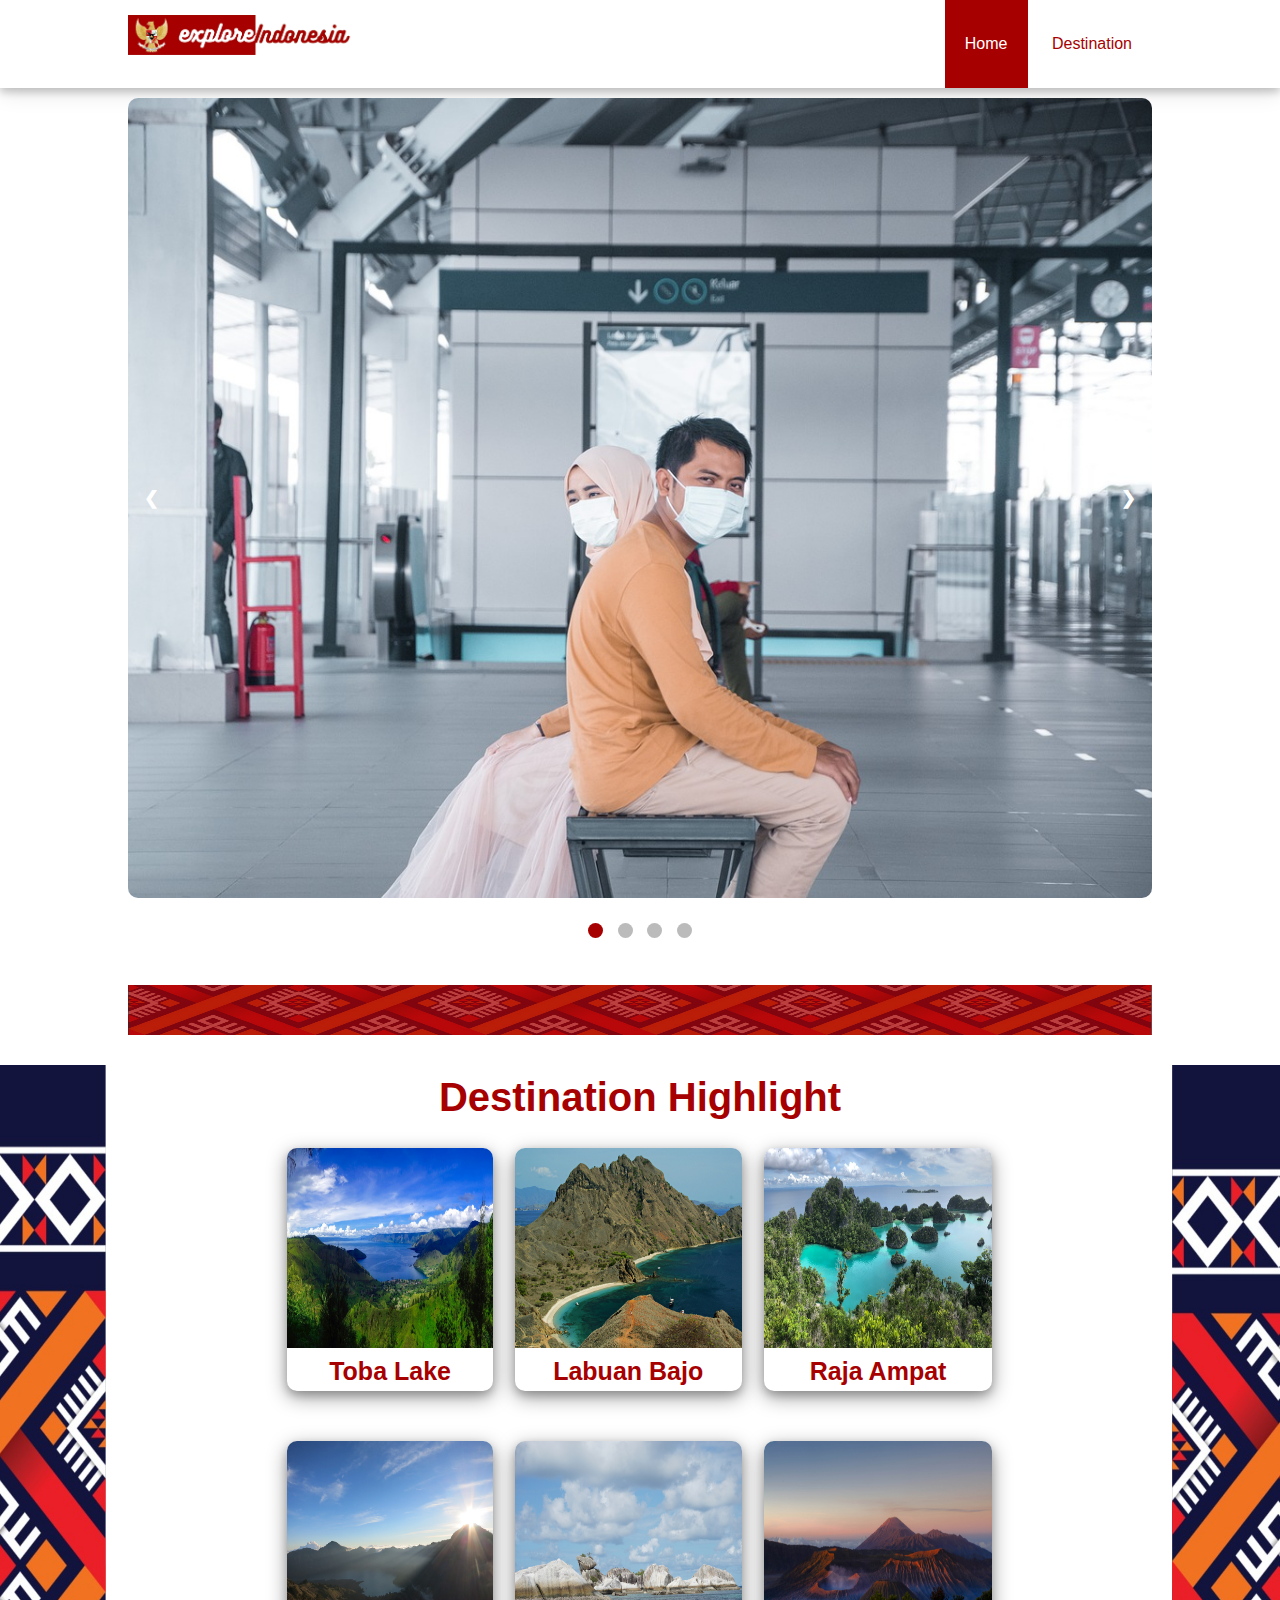
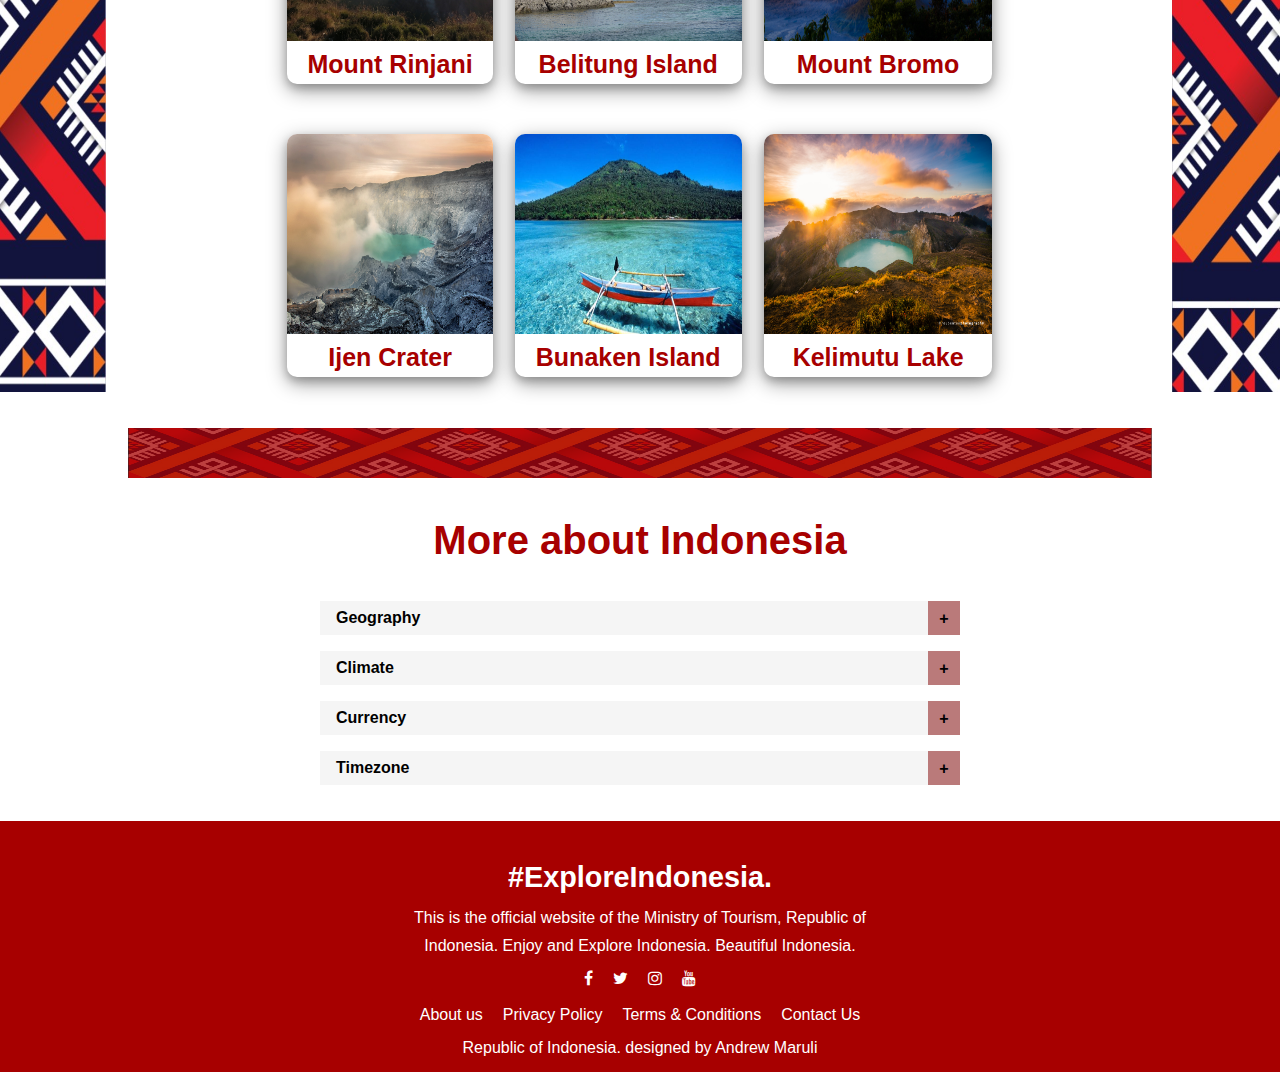
<file: index.html>
<!DOCTYPE html>
<html>
<head>
    <meta charset="utf-8">
    <meta name="viewport" content="width=device-width, initial-scale=1.0">
    <title>Home - Explore Indonesia</title>
    <!-- CSS -->
    <link rel="stylesheet" type="text/css" href="css/indexstyle.css">
    <!-- iconsLibrary -->
    <link rel="stylesheet" href="https://cdnjs.cloudflare.com/ajax/libs/font-awesome/4.7.0/css/font-awesome.min.css">
    <!-- tab-icon -->
    <link rel="icon" href="assets/photos/logo.png" type="image/gif" sizes="16x16">
</head>
    <body>
        <!-- <header> -->
        <header>
            <div class="container">
                <div class="logo">
                    <a href="index.html"><img src="assets/photos/finale0.png"></img></a>
                </div>    
                <ul>
                    <li><a class="active" href="index.html">Home</a></li>
                    <li><a href="html/destination.html">Destination</a></li>
                </ul>
            </div>
        </header> 

        <!-- photoslideshow -->
        <section class="container">
        <div class="slideshow-container">
            <div class="img-slides fade">
              <img src="assets/photos/covid.jpg" style="width:100%;" height="800px">
                <div class="img-overlay">
                    <div class="img-title">Indonesia’s Latest Guidelines on International Travel?</div>
                    <br>
                        <p class="img-description">
                          Indonesia’s COVID-19 Task Force has continued to temporarily ban the entry of all foreign visitors except for those who hold work permits, business visas, permanent residence, diplomatic visas, as well as those traveling under special corridor arrangements. Indonesian citizens will be allowed to return as ...
                        </p>
                        <br>
                        <div class="btn">
                            <a href="https://www.aseanbriefing.com/news/what-are-indonesias-latest-guidelines-on-international-travel/" target="_blank">Learn More</a>
                        </div>
                </div>
            </div>
            
            <div class="img-slides fade">
              <img src="assets/photos/bali.jpg" style="width:100%"  height="800px">
              <div class="img-overlay">
                <div class="img-title">Bali</div>
                    <p class="img-description">
                      Bali is a province of Indonesia and the westernmost of the Lesser Sunda Islands. East of Java and west of Lombok, the province includes the island of Bali and a few smaller neighbouring islands, notably Nusa Penida, Nusa Lembongan, and Nusa Ceningan.
                    </p>
                    <div class="btn">
                        <a href="html/balinusa.html">Learn More</a>
                    </div>
            </div>
            </div>
            
            <div class="img-slides fade">
              <img src="assets/photos/Bromo/1 (4).jpg" style="width:100%"  height="800px">
              <div class="img-overlay">
                <div class="img-title">Mount Bromo</div>
                    <p class="img-description">
                      Mount Bromo is an active somma volcano and part of the Tengger mountains, in East Java, Indonesia. At 2,329 meters it is not the highest peak of the massif, but the most famous. The area is ...
                    </p>
                    <div class="btn">
                        <a href="html/bromo.html">Learn More</a>
                    </div>
            </div>
            </div>

            <div class="img-slides fade">
                <img src="assets/photos/conta.jpg" style="width:100%"  height="800px">
                <div class="img-overlay">
                  <div class="img-title">Contact Us</div>
                      <p class="img-description">
                        Leave us comments and criticisms so that we can do even better in the future.
                      </p>
                      <div class="btn">
                          <a href="html/contactus.html">Learn More</a>
                      </div>
              </div>
              </div>
            
            <a class="prev" onclick="plusSlides(-1)">&#10094;</a>
            <a class="next" onclick="plusSlides(1)">&#10095;</a>
            
            </div>
        </section> 
            <div style="text-align:center">
              <span class="dot" onclick="currentSlide(1)"></span> 
              <span class="dot" onclick="currentSlide(2)"></span> 
              <span class="dot" onclick="currentSlide(3)"></span>
              <span class="dot" onclick="currentSlide(4)"></span>  
            </div>             

                <br>
 <!-- divider-section -->
 <section class="container divider">
    <div class="wel-container">
          <img src="assets/photos/dest.png" style="width:100%;" height="50px"></img>
    </div>
</div>
</section>
<br>


        <!-- news&updates -->
<section class=bdy-bg-image>
    <!-- top5destination -->
 <section class="container dest-recomend">
  <div class="section-name container">
      <h3>Destination Highlight</h3>
  </div>
  <br>
  <div class="dest-cont">
      <div class="dest-card dest1">
          <a href="html/tobalake.html">
            <img src="assets/photos/laketoba.jpg" alt="lake-toba" width="600" height="200">
            <div class="desc">Toba Lake</div>
          </a>
        </div>
        
        <div class="dest-card dest2">
          <a href="html/labuanbajo.html">
              <img src="assets/photos/labuan bajo.jpg" alt="labuan-bajo" width="600" height="200">
          <div class="desc">Labuan Bajo</div>
        </a>
        </div>
        
        <div class="dest-card dest3">
          <a href="html/rajampat.html">
              <img src="assets/photos/rajampat.jpg" alt="raja-ampat" width="600" height="200">
          <div class="desc">Raja Ampat</div>
        </a>
        </div>
        
        <div class="dest-card dest4">
          <a href="html/mountrinjani.html">
              <img src="assets/photos/rinjani.jpg" alt="rinjani" width="600" height="200">
          <div class="desc">Mount Rinjani</div>
        </a>
        </div>

        <div class="dest-card dest5">
          <a href="html/belitungisland.html">
              <img src="assets/photos/belitung.jpg" alt="belitung" width="600" height="200">
          <div class="desc">Belitung Island</div>
          </a>
        </div>

        <div class="dest-card dest6">
          <a href="html/bromo.html">
            <img src="assets/photos/broms.jpg" alt="bromo" width="600" height="200">
            <div class="desc">Mount Bromo</div>
          </a>
        </div>
        
        <div class="dest-card dest7">
          <a href="html/ijencrater.html">
              <img src="assets/photos/iejn.jpg" alt="ijencrater" width="600" height="200">
          <div class="desc">Ijen Crater</div>
        </a>
        </div>
        
        <div class="dest-card dest8">
          <a href="html/bunakenisland.html">
              <img src="assets/photos/BUNAKEN2.jpg" alt="Bunaken" width="600" height="200">
          <div class="desc">Bunaken Island</div>
        </a>
        </div>
        
        <div class="dest-card dest9">
          <a href="html/kelimutu.html">
              <img src="assets/photos/kelimutu.jpg" alt="Kelimutu Lake" width="600" height="200">
          <div class="desc">Kelimutu Lake</div>
        </a>
        </div>
      </div>
</section>
    </section> 
        <br>
        <br>
 <!-- divider-section -->
 <section class="container divider">
    <div class="wel-container">
          <img src="assets/photos/dest.png" style="width:100%;" height="50px"></img>
    </div>
</div>
</section>
<br>

            <!-- indonesiafact -->
            <section class="container dest-recomend">
              <div class="section-name container">
                  <h3>More about Indonesia</h3>
              </div>
              <br>
              <section class="acc-container">
                
                <div class="ac">
                  
                  <input class="ac-input" id="ac-1" name="ac-1" type="checkbox" />
                  <label class="ac-label ac-sub-label" for="ac-1">Geography</label>
                  
                  <article class="ac-text">
                    
                    <div class="ac-sub">
                      <input class="ac-input" id="ac-2" name="ac-2" type="checkbox" />
                      <label class="ac-label" for="ac-2">Description</label>
                      <article class="ac-sub-text">
                        <p>Indonesia is the largest archipelago in the world. It consists of five major islands and about 30 smaller groups. There are total number of 17,508 islands of which about 6000 are inhabited. Straddling equator, the archipelago is on a crossroads between two oceans, the Pacific and the Indian Ocean, and bridges two continents, Asia and Australia. Indonesia has many high mountains, the highest of which are over 4000 metres. Many of them are active volcanoes. There are tropical rainforests and jungles, as well as swampy mangrove areas. Indonesia’s most fertile land is on the island of Java.</p>
                        <br>
                        <p>Indonesia is a vast equatorial archipeago of 17,000 islands extending 5,150 kilometers (3,200 miles) east to west, between the Indian and Pacific Oceans in Southeast Asia. The largest islands are Sumatra, Java, Kalimantan (Indonesian Borneo), Sulawesi, and the Indonesian part of New Guinea (known as Papua or Irian Jaya). Islands are mountainous with dense rain forests, and some have active volcanoes. Most of the smaller islands belong to larger groups, like the Moluccas (Spice Islands).</p>
                        <br>
                        <p>The territory of the Republic of Indonesia stretches from 6°08′ N latitude to 11°15′ S latitude, and from 94°45′ E to 141°05′ E longitude. Total Area of Indonesia is 1,919,440 sq km (Land Area: 1,826,440 sq km; Water Area: 93,000 sq km). The five main islands are: Sumatra (473,606 sq. km); the most fertile and densely populated islands, Java/Madura (132,107 sq. km); Kalimantan, which comprises two-thirds of the island of Borneo (539,460 sq km); Sulawesi (189,216 sq km); and Irian Jaya (421,981 sq km), which is part of the world’s second largest island, New Guinea. Indonesia’s other islands are smaller in size.</p>   
                      </article>
                    </div>
                    
                    <div class="ac-sub">
                      <input class="ac-input" id="ac-3" name="ac-3" type="checkbox" />
                      <label class="ac-label" for="ac-3">Land Boundaries</label>
                      <article class="ac-sub-text">
                        <p>Lorem ipsum dolor sit amet consectetur adipisicing elit. Nulla dicta natus nostrum neque velit sequi commodi distinctio delectus odit autem, veniam officia reiciendis minima. Doloribus molestias eligendi aut explicabo. Corporis.</p>
                      </article>
                    </div>
                    
                  </article><!--/ac-text-->
                  
                </div><!--/ac-->

                <div class="ac">
                  
                  <input class="ac-input" id="ac-4" name="ac-4" type="checkbox" />
                  <label class="ac-label" for="ac-4">Climate</label>
                  
                  <article class="ac-text">
                    
                    <div class="ac-sub">
                      <input class="ac-input" id="ac-5" name="ac-5" type="checkbox" />
                      <label class="ac-label" for="ac-5">Kinds</label>
                      <article class="ac-sub-text">
                        <p>The extreme variations in rainfall are linked with the monsoons. Generally speaking, there is a dry season (June to September), and a rainy season (December to March). Western and northern parts of Indonesia experience the most precipitation, since the north- and westward-moving monsoon clouds are heavy with moisture by the time they reach these more distant regions. Western Sumatra, Java, Bali, the interiors of Kalimantan, Sulawesi, and Irian Jaya are the most predictably damp regions of Indonesia, with rainfall measuring more than 2,000 millimeters per year.</p>
                      </article>
                    </div>
                    
                    <div class="ac-sub">
                      <input class="ac-input" id="ac-6" name="ac-6" type="checkbox" />
                      <label class="ac-label" for="ac-6">Required Clothing</label>
                      <article class="ac-sub-text">
                        <p>Lightweight cotton clothing is advised throughout the year, with an umbrella or raincoat for sudden cloudbursts. A sweater is needed in the mountainous inland areas. No matter where you go, be prepared for high temperatures and humidity.</p>
              
              <p>The Martians, alarmed by the approach of a crowd, had killed a number of people with a quick-firing gun, so the story ran.  The telegram concluded with the words: "Formidable as they seem to be, the Martians have not moved from the pit into which they have fallen, and, indeed, seem incapable of doing so.  Probably this is due to the relative strength of the earth's gravitational energy."  On that last text their leader-writer expanded very comfortingly.</p>
                      </article>
                    </div>
                    
                  </article><!--/ac-text-->
                  
                </div><!--/ac-->

                <div class="ac">
                  
                  <input class="ac-input" id="ac-7" name="ac-7" type="checkbox" />
                  <label class="ac-label" for="ac-7">Currency</label>
                  
                  <article class="ac-text">
                    
                    <div class="ac-sub">
                      <input class="ac-input" id="ac-8" name="ac-8" type="checkbox" />
                      <label class="ac-label" for="ac-8">Currency Name</label>
                      <article class="ac-sub-text">
                        <p>The local currency of Indonesia is Rupiah (Rp). Bills come in denominations of Rp 500, 1000, 2000, 5000, 10.000, 20.000, 50.000, and 100.000. Coins come in denominations of Rp 25, 50, 100, 200, and 500. </p> <br>
                       </article>
                    </div>
                    
                    <div class="ac-sub">
                      <input class="ac-input" id="ac-9" name="ac-9" type="checkbox" />
                      <label class="ac-label" for="ac-9">How to get?</label>
                      <article class="ac-sub-text">
                        <p>Foreign currencies, either banknotes or travellers cheques, are easily exchanged at banks and money changers in major tourist destinations. Credit cards are accepted at most hotels and restaurants in main cities. It is advisable to carry sufficient amounts of Rupiah when traveling to smaller towns or outer provinces. </p><br>
                        <p>Indonesia maintains a liberal foreign exchange system and has few restrictions on transfers abroad, and in general freely allows conversions to and from foreign currencies. The Rupiah-Indonesian Currency-is linked to a basket of currencies of Indonesia’s major trading partners. The unitary exchange rate allows for fluctuation.</p>              
                      </article>
                    </div>
                    
                  </article><!--/ac-text-->
                  
                </div><!--/ac-->

                <div class="ac">
                  
                  <input class="ac-input" id="ac-10" name="ac-10" type="checkbox" />
                  <label class="ac-label" for="ac-10">Timezone</label>
                  
                  <article class="ac-text">
                    
                    <div class="ac-sub">
                      <input class="ac-input" id="ac-11" name="ac11" type="checkbox" />
                      <label class="ac-label" for="ac-11">Three Timezone?</label>
                      <article class="ac-sub-text">
                        <p>Sumatra, Java and West & Central Kalimantan are 7 hours ahead of Greenwich Mean Time (GMT+7)</p> <br>
                        <p>Bali, Nusa Tenggara, South & East Kalimantan and Sulawesi are 8 hours ahead of Greenwich Mean Time (GMT+8)</p> <br>
                        <p>Irian Jaya and Maluku are 9 hours ahead of Greenwich Mean Time (GMT+9)</p>                      
                      </article>
                    </div>
                  </article><!--/ac-text-->
                  
                </div><!--/ac-->
                </section>
              </section>
            <br>

            <!-- footer -->
            <footer>
                <div class="footer-cont">
                    <h3>#ExploreIndonesia.</h3>
                    <p>This is the official website of the Ministry of Tourism, Republic of Indonesia. Enjoy and Explore Indonesia. Beautiful Indonesia.</p>
                <ul class="sosmed">
                    <li><a href="https://www.facebook.com/pesonaidtravel/" target="_blank"><i class="fa fa-facebook"></i></a></li>
                    <li><a href="https://twitter.com/pesonaid_travel?s=09" target="_blank"><i class="fa fa-twitter"></i></a></li>
                    <li><a href="https://www.instagram.com/pesonaid_travel/" target="_blank"><i class="fa fa-instagram"></i></a></li>
                    <li><a href="https://www.youtube.com/channel/UCa-qfc1ByQfpiq7fqfoDg9w" target="_blank"><i class="fa fa-youtube"></i></a></li>
                </ul>
                <br>
                <ul class="sosmed">
                    <li><a href="html/about.html">About us</a></li>
                    <li><a href="html/privacy.html">Privacy Policy</a></li>
                    <li><a href="html/termandcond.html">Terms & Conditions</a></li>
                    <li><a href="html/contactus.html">Contact Us</a></li>
                </ul>
                <p>Republic of Indonesia. designed by Andrew Maruli</p>
                </div>
            </footer>
                            
            <!-- jsForSlideshow -->
            <script src="js/home.js"></script>
 
    </body>
</html>
</file>
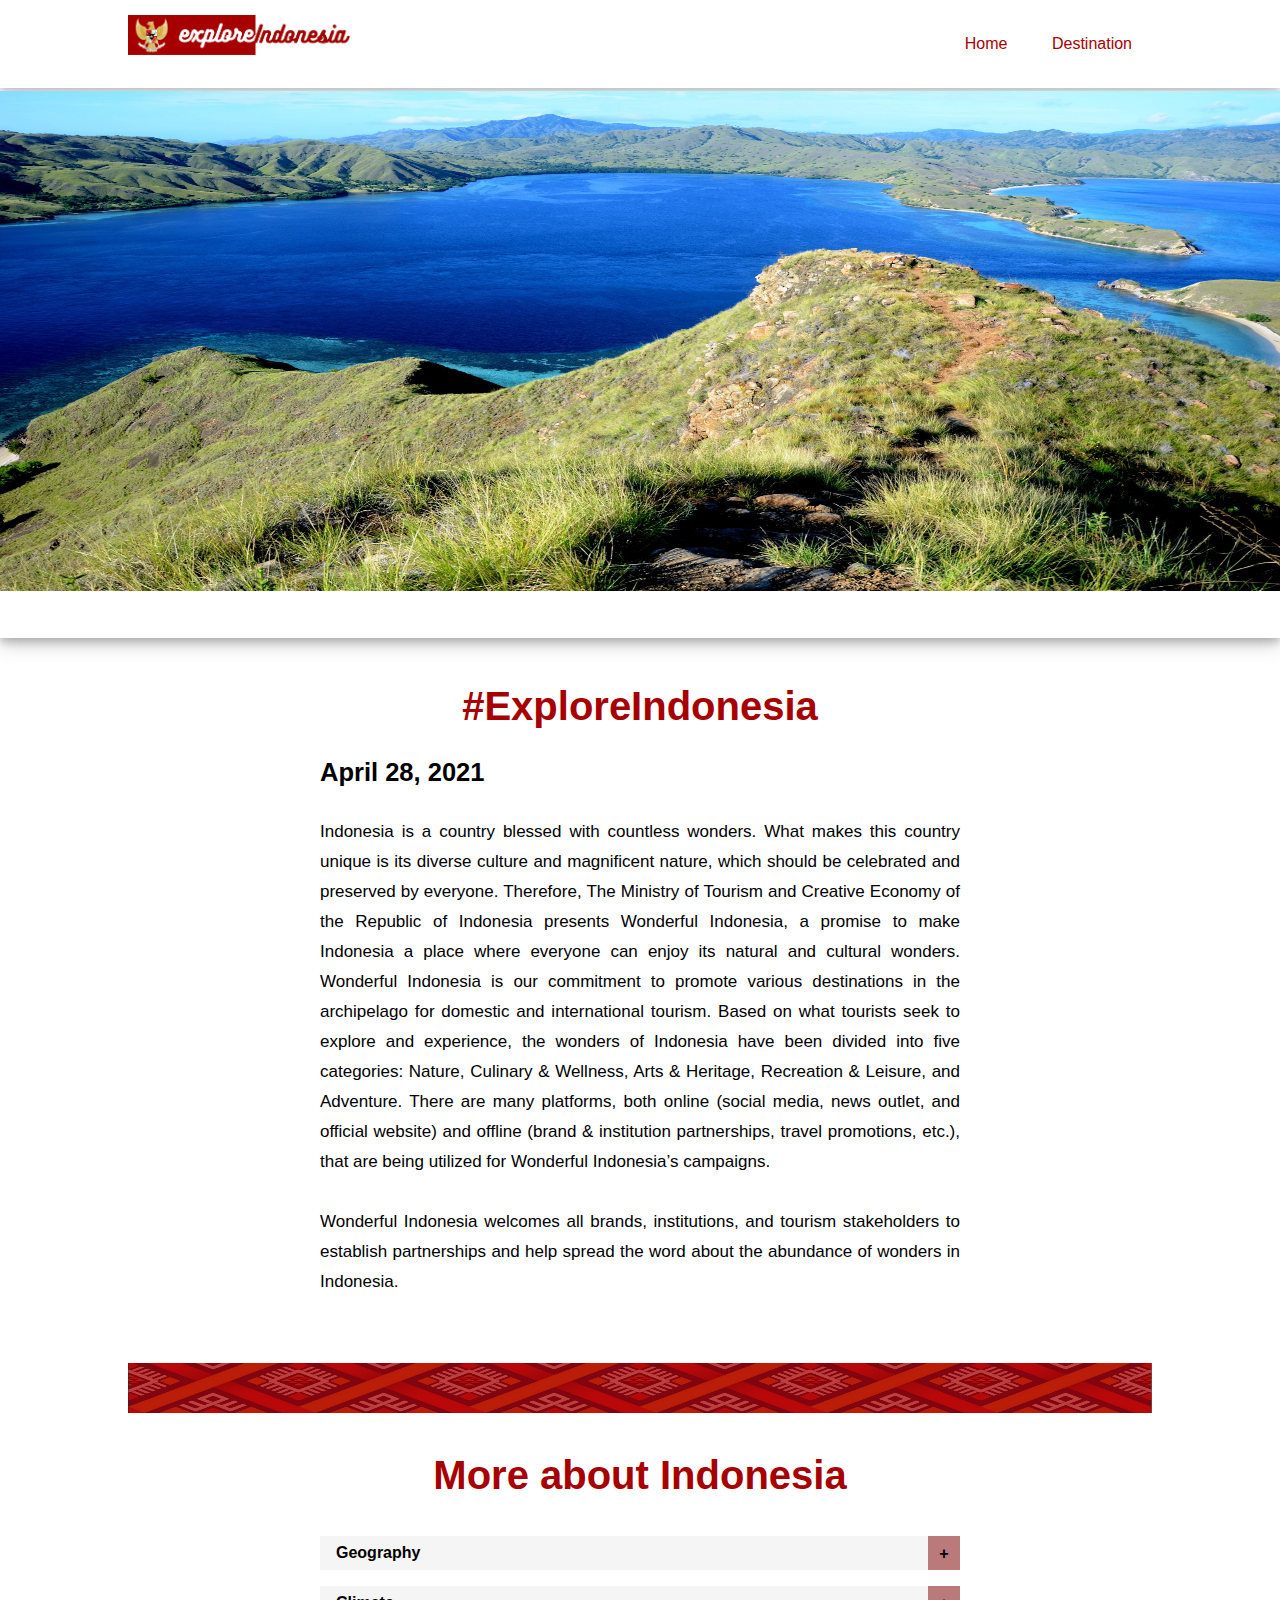
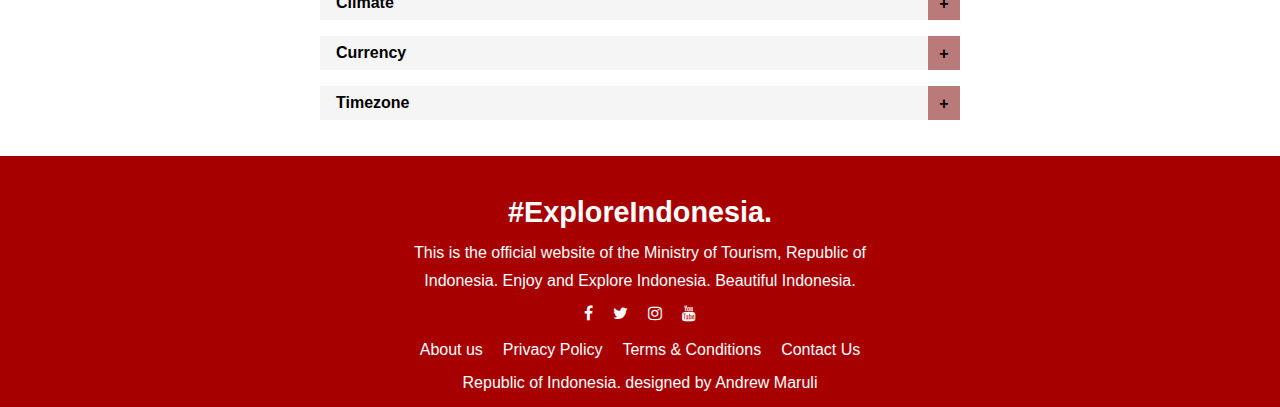
<file: html/about.html>
<!DOCTYPE html>
<html>
<head>
    <meta charset="utf-8">
    <meta name="viewport" content="width=device-width, initial-scale=1">
    <title>About - Explore Indonesia</title>
    <!-- CSS -->
    <link rel="stylesheet" type="text/css" href="../css/indexstyle.css">
    <!-- iconsLibrary -->
    <link rel="stylesheet" href="https://cdnjs.cloudflare.com/ajax/libs/font-awesome/4.7.0/css/font-awesome.min.css">
    <!-- tab-icon -->
    <link rel="icon" href="../assets/photos/logo.png" type="image/gif" sizes="16x16">
</head>
    <body>
        <!-- <header> -->
        <header>
            <div class="container">
                <div class="logo">
                    <a href="../index.html"><img src="../assets/photos/finale0.png"></img></a>
                </div>    
                <ul>
                    <li><a href="../index.html">Home</a></li>
                    <li><a href="destination.html">Destination</a></li>
                </ul>
            </div>
        </header>

        <div class="intro">
            <div class="intro_br_images">
                <img class="intro_img" src="../assets/photos/hah.jpg" alt="">
            </div>
        </div>
        
        <div class="intro">
            <div class="white-box">
            </div>
            <br>
            <br>
            <div class="section-name container">
                <h3>#ExploreIndonesia</h3>
            </div>
            <br>
            <div class="about-desc">
                <h2>April 28, 2021</h2>
                <br>
                <p>Indonesia is a country blessed with countless wonders. What makes this country unique is its diverse culture and magnificent nature, which should be celebrated and preserved by everyone. Therefore, The Ministry of Tourism and Creative Economy of the Republic of Indonesia presents Wonderful Indonesia, a promise to make Indonesia a place where everyone can enjoy its natural and cultural wonders.
                  Wonderful Indonesia is our commitment to promote various destinations in the archipelago for domestic and international tourism. Based on what tourists seek to explore and experience, the wonders of Indonesia have been divided into five categories: Nature, Culinary & Wellness, Arts & Heritage, Recreation & Leisure, and Adventure. There are many platforms, both online (social media, news outlet, and official website) and offline (brand & institution partnerships, travel promotions, etc.), that are being utilized for Wonderful Indonesia’s campaigns.
                  <br><br>
                  Wonderful Indonesia welcomes all brands, institutions, and tourism stakeholders to establish partnerships and help spread the word about the abundance of wonders in Indonesia.
                </p>
                <br>

            </div>
            <br>
            <br>
                <!-- divider-section -->
                <section class="container divider">
                    <div class="wel-container">
                        <img src="../assets/photos/dest.png" style="width:100%;" height="50px"></img>
                    </div>
                </div>
            </section>
            <br>
             <!-- indonesiafact -->
             <section class="container dest-recomend">
                <div class="section-name container">
                    <h3>More about Indonesia</h3>
                </div>
                <br>
                <section class="acc-container">
                  
                  <div class="ac">
                    
                    <input class="ac-input" id="ac-1" name="ac-1" type="checkbox" />
                    <label class="ac-label ac-sub-label" for="ac-1">Geography</label>
                    
                    <article class="ac-text">
                      
                      <div class="ac-sub">
                        <input class="ac-input" id="ac-2" name="ac-2" type="checkbox" />
                        <label class="ac-label" for="ac-2">Description</label>
                        <article class="ac-sub-text">
                          <p>Indonesia is the largest archipelago in the world. It consists of five major islands and about 30 smaller groups. There are total number of 17,508 islands of which about 6000 are inhabited. Straddling equator, the archipelago is on a crossroads between two oceans, the Pacific and the Indian Ocean, and bridges two continents, Asia and Australia. Indonesia has many high mountains, the highest of which are over 4000 metres. Many of them are active volcanoes. There are tropical rainforests and jungles, as well as swampy mangrove areas. Indonesia’s most fertile land is on the island of Java.</p>
                          <br>
                          <p>Indonesia is a vast equatorial archipeago of 17,000 islands extending 5,150 kilometers (3,200 miles) east to west, between the Indian and Pacific Oceans in Southeast Asia. The largest islands are Sumatra, Java, Kalimantan (Indonesian Borneo), Sulawesi, and the Indonesian part of New Guinea (known as Papua or Irian Jaya). Islands are mountainous with dense rain forests, and some have active volcanoes. Most of the smaller islands belong to larger groups, like the Moluccas (Spice Islands).</p>
                          <br>
                          <p>The territory of the Republic of Indonesia stretches from 6°08′ N latitude to 11°15′ S latitude, and from 94°45′ E to 141°05′ E longitude. Total Area of Indonesia is 1,919,440 sq km (Land Area: 1,826,440 sq km; Water Area: 93,000 sq km). The five main islands are: Sumatra (473,606 sq. km); the most fertile and densely populated islands, Java/Madura (132,107 sq. km); Kalimantan, which comprises two-thirds of the island of Borneo (539,460 sq km); Sulawesi (189,216 sq km); and Irian Jaya (421,981 sq km), which is part of the world’s second largest island, New Guinea. Indonesia’s other islands are smaller in size.</p>   
                        </article>
                      </div>
                      
                      <div class="ac-sub">
                        <input class="ac-input" id="ac-3" name="ac-3" type="checkbox" />
                        <label class="ac-label" for="ac-3">Land Boundaries</label>
                        <article class="ac-sub-text">
                          <p>Lorem ipsum dolor sit amet consectetur adipisicing elit. Nulla dicta natus nostrum neque velit sequi commodi distinctio delectus odit autem, veniam officia reiciendis minima. Doloribus molestias eligendi aut explicabo. Corporis.</p>
                        </article>
                      </div>
                      
                    </article><!--/ac-text-->
                    
                  </div><!--/ac-->
  
                  <div class="ac">
                    
                    <input class="ac-input" id="ac-4" name="ac-4" type="checkbox" />
                    <label class="ac-label" for="ac-4">Climate</label>
                    
                    <article class="ac-text">
                      
                      <div class="ac-sub">
                        <input class="ac-input" id="ac-5" name="ac-5" type="checkbox" />
                        <label class="ac-label" for="ac-5">Kinds</label>
                        <article class="ac-sub-text">
                          <p>The extreme variations in rainfall are linked with the monsoons. Generally speaking, there is a dry season (June to September), and a rainy season (December to March). Western and northern parts of Indonesia experience the most precipitation, since the north- and westward-moving monsoon clouds are heavy with moisture by the time they reach these more distant regions. Western Sumatra, Java, Bali, the interiors of Kalimantan, Sulawesi, and Irian Jaya are the most predictably damp regions of Indonesia, with rainfall measuring more than 2,000 millimeters per year.</p>
                        </article>
                      </div>
                      
                      <div class="ac-sub">
                        <input class="ac-input" id="ac-6" name="ac-6" type="checkbox" />
                        <label class="ac-label" for="ac-6">Required Clothing</label>
                        <article class="ac-sub-text">
                          <p>Lightweight cotton clothing is advised throughout the year, with an umbrella or raincoat for sudden cloudbursts. A sweater is needed in the mountainous inland areas. No matter where you go, be prepared for high temperatures and humidity.</p>
                
                <p>The Martians, alarmed by the approach of a crowd, had killed a number of people with a quick-firing gun, so the story ran.  The telegram concluded with the words: "Formidable as they seem to be, the Martians have not moved from the pit into which they have fallen, and, indeed, seem incapable of doing so.  Probably this is due to the relative strength of the earth's gravitational energy."  On that last text their leader-writer expanded very comfortingly.</p>
                        </article>
                      </div>
                      
                    </article><!--/ac-text-->
                    
                  </div><!--/ac-->
  
                  <div class="ac">
                    
                    <input class="ac-input" id="ac-7" name="ac-7" type="checkbox" />
                    <label class="ac-label" for="ac-7">Currency</label>
                    
                    <article class="ac-text">
                      
                      <div class="ac-sub">
                        <input class="ac-input" id="ac-8" name="ac-8" type="checkbox" />
                        <label class="ac-label" for="ac-8">Currency Name</label>
                        <article class="ac-sub-text">
                          <p>The local currency of Indonesia is Rupiah (Rp). Bills come in denominations of Rp 500, 1000, 2000, 5000, 10.000, 20.000, 50.000, and 100.000. Coins come in denominations of Rp 25, 50, 100, 200, and 500. </p> <br>
                         </article>
                      </div>
                      
                      <div class="ac-sub">
                        <input class="ac-input" id="ac-9" name="ac-9" type="checkbox" />
                        <label class="ac-label" for="ac-9">How to get?</label>
                        <article class="ac-sub-text">
                          <p>Foreign currencies, either banknotes or travellers cheques, are easily exchanged at banks and money changers in major tourist destinations. Credit cards are accepted at most hotels and restaurants in main cities. It is advisable to carry sufficient amounts of Rupiah when traveling to smaller towns or outer provinces. </p><br>
                          <p>Indonesia maintains a liberal foreign exchange system and has few restrictions on transfers abroad, and in general freely allows conversions to and from foreign currencies. The Rupiah-Indonesian Currency-is linked to a basket of currencies of Indonesia’s major trading partners. The unitary exchange rate allows for fluctuation.</p>              
                        </article>
                      </div>
                      
                    </article><!--/ac-text-->
                    
                  </div><!--/ac-->
  
                  <div class="ac">
                    
                    <input class="ac-input" id="ac-10" name="ac-10" type="checkbox" />
                    <label class="ac-label" for="ac-10">Timezone</label>
                    
                    <article class="ac-text">
                      
                      <div class="ac-sub">
                        <input class="ac-input" id="ac-11" name="ac11" type="checkbox" />
                        <label class="ac-label" for="ac-11">Three Timezone?</label>
                        <article class="ac-sub-text">
                          <p>Sumatra, Java and West & Central Kalimantan are 7 hours ahead of Greenwich Mean Time (GMT+7)</p> <br>
                          <p>Bali, Nusa Tenggara, South & East Kalimantan and Sulawesi are 8 hours ahead of Greenwich Mean Time (GMT+8)</p> <br>
                          <p>Irian Jaya and Maluku are 9 hours ahead of Greenwich Mean Time (GMT+9)</p>                      
                        </article>
                      </div>
                    </article><!--/ac-text-->
                    
                  </div><!--/ac-->
                  </section>
                </section>
                <br>


        </div>

           
            <!-- footer -->
            <footer>
              <div class="footer-cont">
                  <h3>#ExploreIndonesia.</h3>
                  <p>This is the official website of the Ministry of Tourism, Republic of Indonesia. Enjoy and Explore Indonesia. Beautiful Indonesia.</p>
              <ul class="sosmed">
                  <li><a href="https://www.facebook.com/pesonaidtravel/" target="_blank"><i class="fa fa-facebook"></i></a></li>
                  <li><a href="https://twitter.com/pesonaid_travel?s=09" target="_blank"><i class="fa fa-twitter"></i></a></li>
                  <li><a href="https://www.instagram.com/pesonaid_travel/" target="_blank"><i class="fa fa-instagram"></i></a></li>
                  <li><a href="https://www.youtube.com/channel/UCa-qfc1ByQfpiq7fqfoDg9w" target="_blank"><i class="fa fa-youtube"></i></a></li>
              </ul>
              <br>
              <ul class="sosmed">
                  <li><a href="about.html">About us</a></li>
                  <li><a href="privacy.html">Privacy Policy</a></li>
                  <li><a href="termandcond.html">Terms & Conditions</a></li>
                  <li><a href="contactus.html">Contact Us</a></li>
              </ul>
              <p>Republic of Indonesia. designed by Andrew Maruli</p>
              </div>
          </footer>
    </body>
</html>
</file>
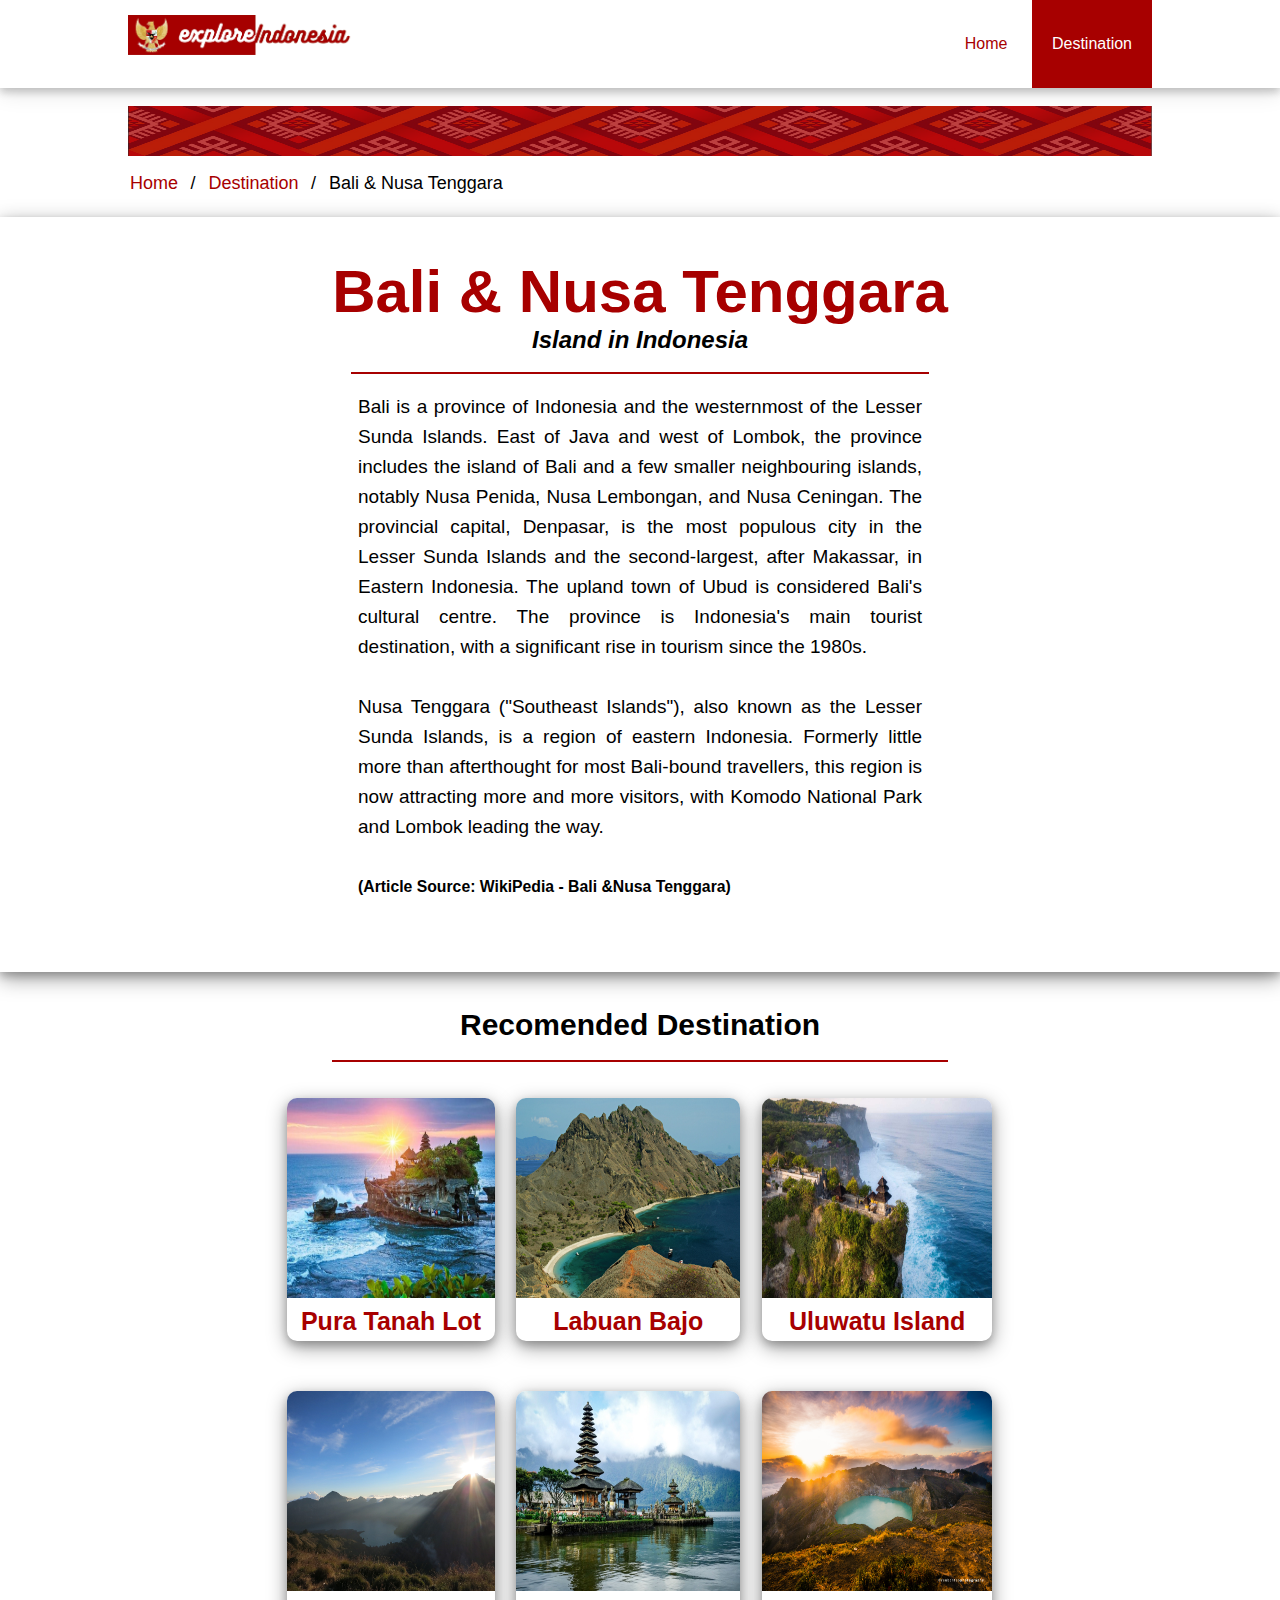
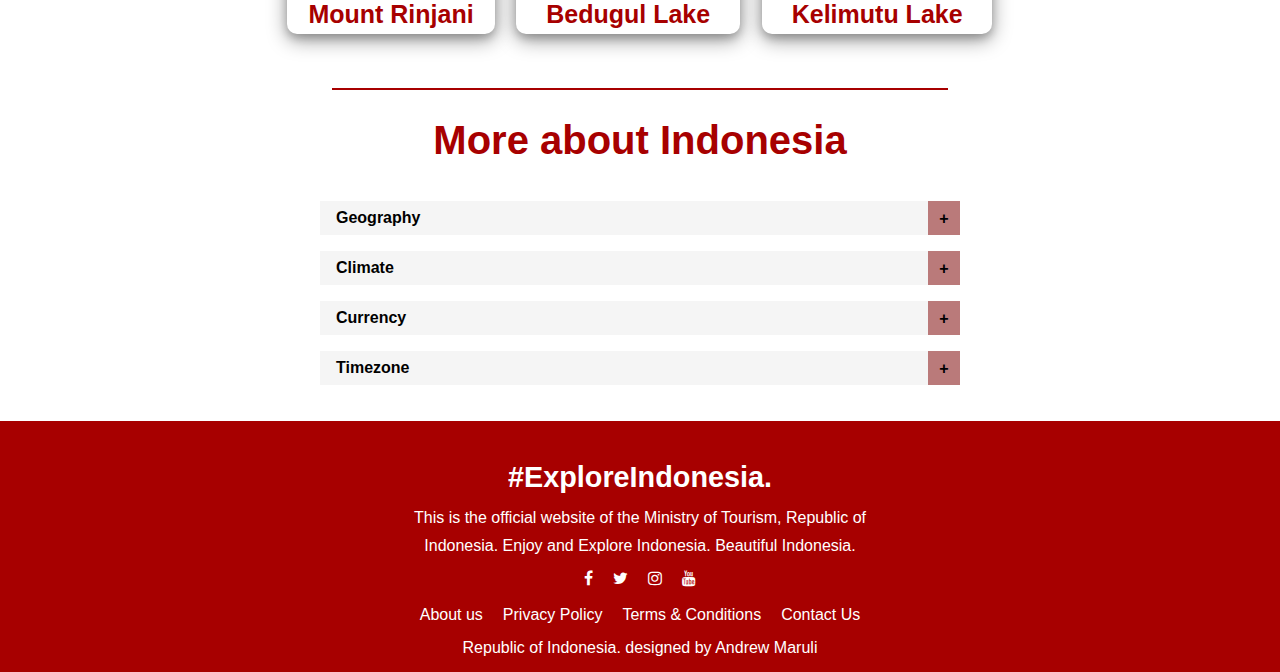
<file: html/balinusa.html>
<!DOCTYPE html>
<html>
<head>
    <meta charset="utf-8">
    <meta name="viewport" content="width=device-width, initial-scale=1">
    <title>Bali & Nusa Tenggara - Explore Indonesia</title>
    <!-- CSS -->
    <link rel="stylesheet" type="text/css" href="../css/indexstyle.css">
    <!-- iconsLibrary -->
    <link rel="stylesheet" href="https://cdnjs.cloudflare.com/ajax/libs/font-awesome/4.7.0/css/font-awesome.min.css">
    <!-- tab-icon -->
    <link rel="icon" href="../assets/photos/logo.png" type="image/gif" sizes="16x16">
</head>
    <body>
        <!-- <header> -->
        <header>
            <div class="container">
                <div class="logo">
                    <a href="../index.html"><img src="../assets/photos/finale0.png"></img></a>
                </div>    
                <ul>
                    <li><a href="../index.html">Home</a></li>
                    <li><a class="active" href="destination.html">Destination</a></li>
                </ul>
            </div>
        </header> 
        <br>
                  <!-- divider-section -->
        <section class="container divider">
            <div class="wel-container">
                  <img src="../assets/photos/dest.png" style="width:100%;" height="50px"></img>
                </div>
        </section>
                   <!-- breadcrumb -->
                   <div class="container">
                    <ul class="breadcrumb">
                        <li><a href="../index.html">Home</a></li>
                        <li><a href="destination.html">Destination</a></li>
                        <li>Bali & Nusa Tenggara</li>
                      </ul>
                    </div>    
                <br>

    <!---body -->
    <div class="body-frame">
    <div class="sub-name container">
        <h3>Bali & Nusa Tenggara</h3>
        <h2>Island in Indonesia</h2>
        <br>
        <hr>
        <br>
    </div>
    <div class="container dest-desc-bdy">
        <p>Bali is a province of Indonesia and the westernmost of the Lesser Sunda Islands. East of Java and west of Lombok, the province includes the island of Bali and a few smaller neighbouring islands, notably Nusa Penida, Nusa Lembongan, and Nusa Ceningan. The provincial capital, Denpasar, is the most populous city in the Lesser Sunda Islands and the second-largest, after Makassar, in Eastern Indonesia. The upland town of Ubud is considered Bali's cultural centre. The province is Indonesia's main tourist destination, with a significant rise in tourism since the 1980s.
          <br><br>Nusa Tenggara ("Southeast Islands"), also known as the Lesser Sunda Islands, is a region of eastern Indonesia.
          Formerly little more than afterthought for most Bali-bound travellers, this region is now attracting more and more visitors, with Komodo National Park and Lombok leading the way.
        </p>    
        <br>
        <h5>(Article Source: <a href="https://en.wikipedia.org/wiki/Bali" target="_blank">WikiPedia - Bali </a>&<a href="https://wikitravel.org/en/Nusa_Tenggara" target="_blank">Nusa Tenggara</a>)</h5>
        <br>
    </div>
</div>
<br>
<br>
        <div class="sub-name container">
            <h4>Recomended Destination</h4>
            <br>
            <hr>
            <br>
            <br>
        </div>
    <!-- reccomended destination -->
        <section class="container dest-recomend">
            <div class="dest-cont">
                <div class="dest-card dest1">
                    <a href="destJava.html">
                      <img src="../assets/photos/tanahlot.jpg" alt="tanahlot" width="600" height="200">
                      <div class="desc">Pura Tanah Lot</div>
                    </a>
                  </div>
                  
                  <div class="dest-card dest2">
                    <a href="labuanbajo.html">
                        <img src="../assets/photos/labuan bajo.jpg" alt="labuan-bajo" width="600" height="200">
                    </a>
                    <div class="desc">Labuan Bajo</div>
                  </div>
                  
                  <div class="dest-card dest3">
                    <a href="destJava.html">
                        <img src="../assets/photos/uluwatu.jfif" alt="uluwatu" width="600" height="200">
                    </a>
                    <div class="desc">Uluwatu Island</div>
                  </div>
                  
                  <div class="dest-card dest4">
                    <a href="mountrinjani.html">
                        <img src="../assets/photos/rinjani.jpg" alt="rinjani" width="600" height="200">
                    </a>
                    <div class="desc">Mount Rinjani</div>
                  </div>

                  <div class="dest-card dest5">
                    <a href="destJava.html">
                        <img src="../assets/photos/bedugul.jpg" alt="bedugul width="600" height="200">
                    </a>
                    <div class="desc">Bedugul Lake</div>
                  </div>

                  <div class="dest-card dest6">
                    <a href="destJava.html">
                      <img src="../assets/photos/kelimutu.jpg" alt="Kelimutu" width="600" height="200">
                      <div class="desc">Kelimutu Lake</div>
                    </a>
                  </div>
                </div>
                <br>
                <br>
                <br>
                <hr>
        </section>
    
   
    <br>

                <!-- indonesiafact -->
                <section class="container dest-recomend">
                    <div class="section-name container">
                        <h3>More about Indonesia</h3>
                    </div>
                    <br>
                    <section class="acc-container">
                      
                      <div class="ac">
                        
                        <input class="ac-input" id="ac-1" name="ac-1" type="checkbox" />
                        <label class="ac-label ac-sub-label" for="ac-1">Geography</label>
                        
                        <article class="ac-text">
                          
                          <div class="ac-sub">
                            <input class="ac-input" id="ac-2" name="ac-2" type="checkbox" />
                            <label class="ac-label" for="ac-2">Description</label>
                            <article class="ac-sub-text">
                              <p>Indonesia is the largest archipelago in the world. It consists of five major islands and about 30 smaller groups. There are total number of 17,508 islands of which about 6000 are inhabited. Straddling equator, the archipelago is on a crossroads between two oceans, the Pacific and the Indian Ocean, and bridges two continents, Asia and Australia. Indonesia has many high mountains, the highest of which are over 4000 metres. Many of them are active volcanoes. There are tropical rainforests and jungles, as well as swampy mangrove areas. Indonesia’s most fertile land is on the island of Java.</p>
                              <br>
                              <p>Indonesia is a vast equatorial archipeago of 17,000 islands extending 5,150 kilometers (3,200 miles) east to west, between the Indian and Pacific Oceans in Southeast Asia. The largest islands are Sumatra, Java, Kalimantan (Indonesian Borneo), Sulawesi, and the Indonesian part of New Guinea (known as Papua or Irian Jaya). Islands are mountainous with dense rain forests, and some have active volcanoes. Most of the smaller islands belong to larger groups, like the Moluccas (Spice Islands).</p>
                              <br>
                              <p>The territory of the Republic of Indonesia stretches from 6°08′ N latitude to 11°15′ S latitude, and from 94°45′ E to 141°05′ E longitude. Total Area of Indonesia is 1,919,440 sq km (Land Area: 1,826,440 sq km; Water Area: 93,000 sq km). The five main islands are: Sumatra (473,606 sq. km); the most fertile and densely populated islands, Java/Madura (132,107 sq. km); Kalimantan, which comprises two-thirds of the island of Borneo (539,460 sq km); Sulawesi (189,216 sq km); and Irian Jaya (421,981 sq km), which is part of the world’s second largest island, New Guinea. Indonesia’s other islands are smaller in size.</p>   
                            </article>
                          </div>
                          
                          <div class="ac-sub">
                            <input class="ac-input" id="ac-3" name="ac-3" type="checkbox" />
                            <label class="ac-label" for="ac-3">Land Boundaries</label>
                            <article class="ac-sub-text">
                              <p>Lorem ipsum dolor sit amet consectetur adipisicing elit. Nulla dicta natus nostrum neque velit sequi commodi distinctio delectus odit autem, veniam officia reiciendis minima. Doloribus molestias eligendi aut explicabo. Corporis.</p>
                            </article>
                          </div>
                          
                        </article><!--/ac-text-->
                        
                      </div><!--/ac-->
      
                      <div class="ac">
                        
                        <input class="ac-input" id="ac-4" name="ac-4" type="checkbox" />
                        <label class="ac-label" for="ac-4">Climate</label>
                        
                        <article class="ac-text">
                          
                          <div class="ac-sub">
                            <input class="ac-input" id="ac-5" name="ac-5" type="checkbox" />
                            <label class="ac-label" for="ac-5">Kinds</label>
                            <article class="ac-sub-text">
                              <p>The extreme variations in rainfall are linked with the monsoons. Generally speaking, there is a dry season (June to September), and a rainy season (December to March). Western and northern parts of Indonesia experience the most precipitation, since the north- and westward-moving monsoon clouds are heavy with moisture by the time they reach these more distant regions. Western Sumatra, Java, Bali, the interiors of Kalimantan, Sulawesi, and Irian Jaya are the most predictably damp regions of Indonesia, with rainfall measuring more than 2,000 millimeters per year.</p>
                            </article>
                          </div>
                          
                          <div class="ac-sub">
                            <input class="ac-input" id="ac-6" name="ac-6" type="checkbox" />
                            <label class="ac-label" for="ac-6">Required Clothing</label>
                            <article class="ac-sub-text">
                              <p>Lightweight cotton clothing is advised throughout the year, with an umbrella or raincoat for sudden cloudbursts. A sweater is needed in the mountainous inland areas. No matter where you go, be prepared for high temperatures and humidity.</p>
                    
                    <p>The Martians, alarmed by the approach of a crowd, had killed a number of people with a quick-firing gun, so the story ran.  The telegram concluded with the words: "Formidable as they seem to be, the Martians have not moved from the pit into which they have fallen, and, indeed, seem incapable of doing so.  Probably this is due to the relative strength of the earth's gravitational energy."  On that last text their leader-writer expanded very comfortingly.</p>
                            </article>
                          </div>
                          
                        </article><!--/ac-text-->
                        
                      </div><!--/ac-->
      
                      <div class="ac">
                        
                        <input class="ac-input" id="ac-7" name="ac-7" type="checkbox" />
                        <label class="ac-label" for="ac-7">Currency</label>
                        
                        <article class="ac-text">
                          
                          <div class="ac-sub">
                            <input class="ac-input" id="ac-8" name="ac-8" type="checkbox" />
                            <label class="ac-label" for="ac-8">Currency Name</label>
                            <article class="ac-sub-text">
                              <p>The local currency of Indonesia is Rupiah (Rp). Bills come in denominations of Rp 500, 1000, 2000, 5000, 10.000, 20.000, 50.000, and 100.000. Coins come in denominations of Rp 25, 50, 100, 200, and 500. </p> <br>
                             </article>
                          </div>
                          
                          <div class="ac-sub">
                            <input class="ac-input" id="ac-9" name="ac-9" type="checkbox" />
                            <label class="ac-label" for="ac-9">How to get?</label>
                            <article class="ac-sub-text">
                              <p>Foreign currencies, either banknotes or travellers cheques, are easily exchanged at banks and money changers in major tourist destinations. Credit cards are accepted at most hotels and restaurants in main cities. It is advisable to carry sufficient amounts of Rupiah when traveling to smaller towns or outer provinces. </p><br>
                              <p>Indonesia maintains a liberal foreign exchange system and has few restrictions on transfers abroad, and in general freely allows conversions to and from foreign currencies. The Rupiah-Indonesian Currency-is linked to a basket of currencies of Indonesia’s major trading partners. The unitary exchange rate allows for fluctuation.</p>              
                            </article>
                          </div>
                          
                        </article><!--/ac-text-->
                        
                      </div><!--/ac-->
      
                      <div class="ac">
                        
                        <input class="ac-input" id="ac-10" name="ac-10" type="checkbox" />
                        <label class="ac-label" for="ac-10">Timezone</label>
                        
                        <article class="ac-text">
                          
                          <div class="ac-sub">
                            <input class="ac-input" id="ac-11" name="ac11" type="checkbox" />
                            <label class="ac-label" for="ac-11">Three Timezone?</label>
                            <article class="ac-sub-text">
                              <p>Sumatra, Java and West & Central Kalimantan are 7 hours ahead of Greenwich Mean Time (GMT+7)</p> <br>
                              <p>Bali, Nusa Tenggara, South & East Kalimantan and Sulawesi are 8 hours ahead of Greenwich Mean Time (GMT+8)</p> <br>
                              <p>Irian Jaya and Maluku are 9 hours ahead of Greenwich Mean Time (GMT+9)</p>                      
                            </article>
                          </div>
                        </article><!--/ac-text-->
                        
                      </div><!--/ac-->
                      </section>
                    </section>
                    <br>

        <!-- footer -->
        <footer>
          <div class="footer-cont">
              <h3>#ExploreIndonesia.</h3>
              <p>This is the official website of the Ministry of Tourism, Republic of Indonesia. Enjoy and Explore Indonesia. Beautiful Indonesia.</p>
          <ul class="sosmed">
              <li><a href="https://www.facebook.com/pesonaidtravel/" target="_blank"><i class="fa fa-facebook"></i></a></li>
              <li><a href="https://twitter.com/pesonaid_travel?s=09" target="_blank"><i class="fa fa-twitter"></i></a></li>
              <li><a href="https://www.instagram.com/pesonaid_travel/" target="_blank"><i class="fa fa-instagram"></i></a></li>
              <li><a href="https://www.youtube.com/channel/UCa-qfc1ByQfpiq7fqfoDg9w" target="_blank"><i class="fa fa-youtube"></i></a></li>
          </ul>
          <br>
          <ul class="sosmed">
              <li><a href="about.html">About us</a></li>
              <li><a href="privacy.html">Privacy Policy</a></li>
              <li><a href="termandcond.html">Terms & Conditions</a></li>
              <li><a href="contactus.html">Contact Us</a></li>
          </ul>
          <p>Republic of Indonesia. designed by Andrew Maruli</p>
          </div>
      </footer>
      
</body>
</html>
</file>
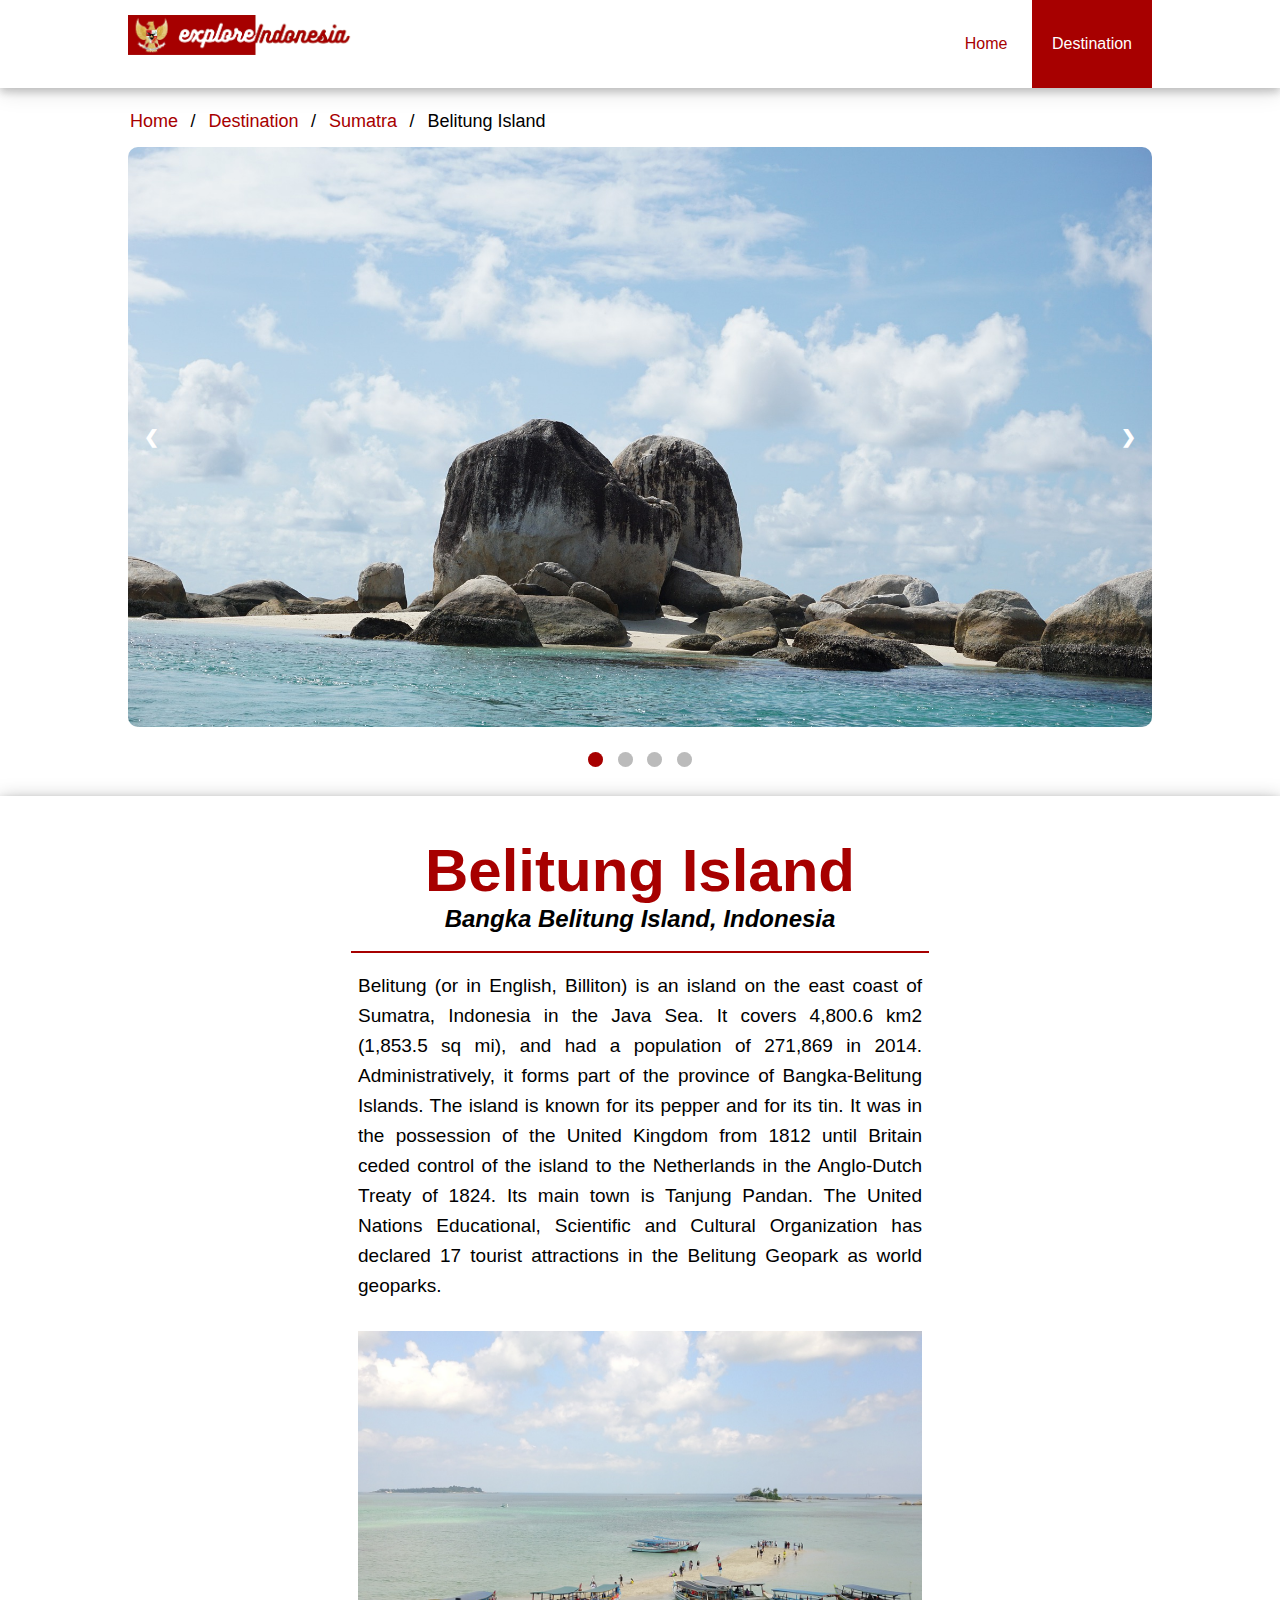
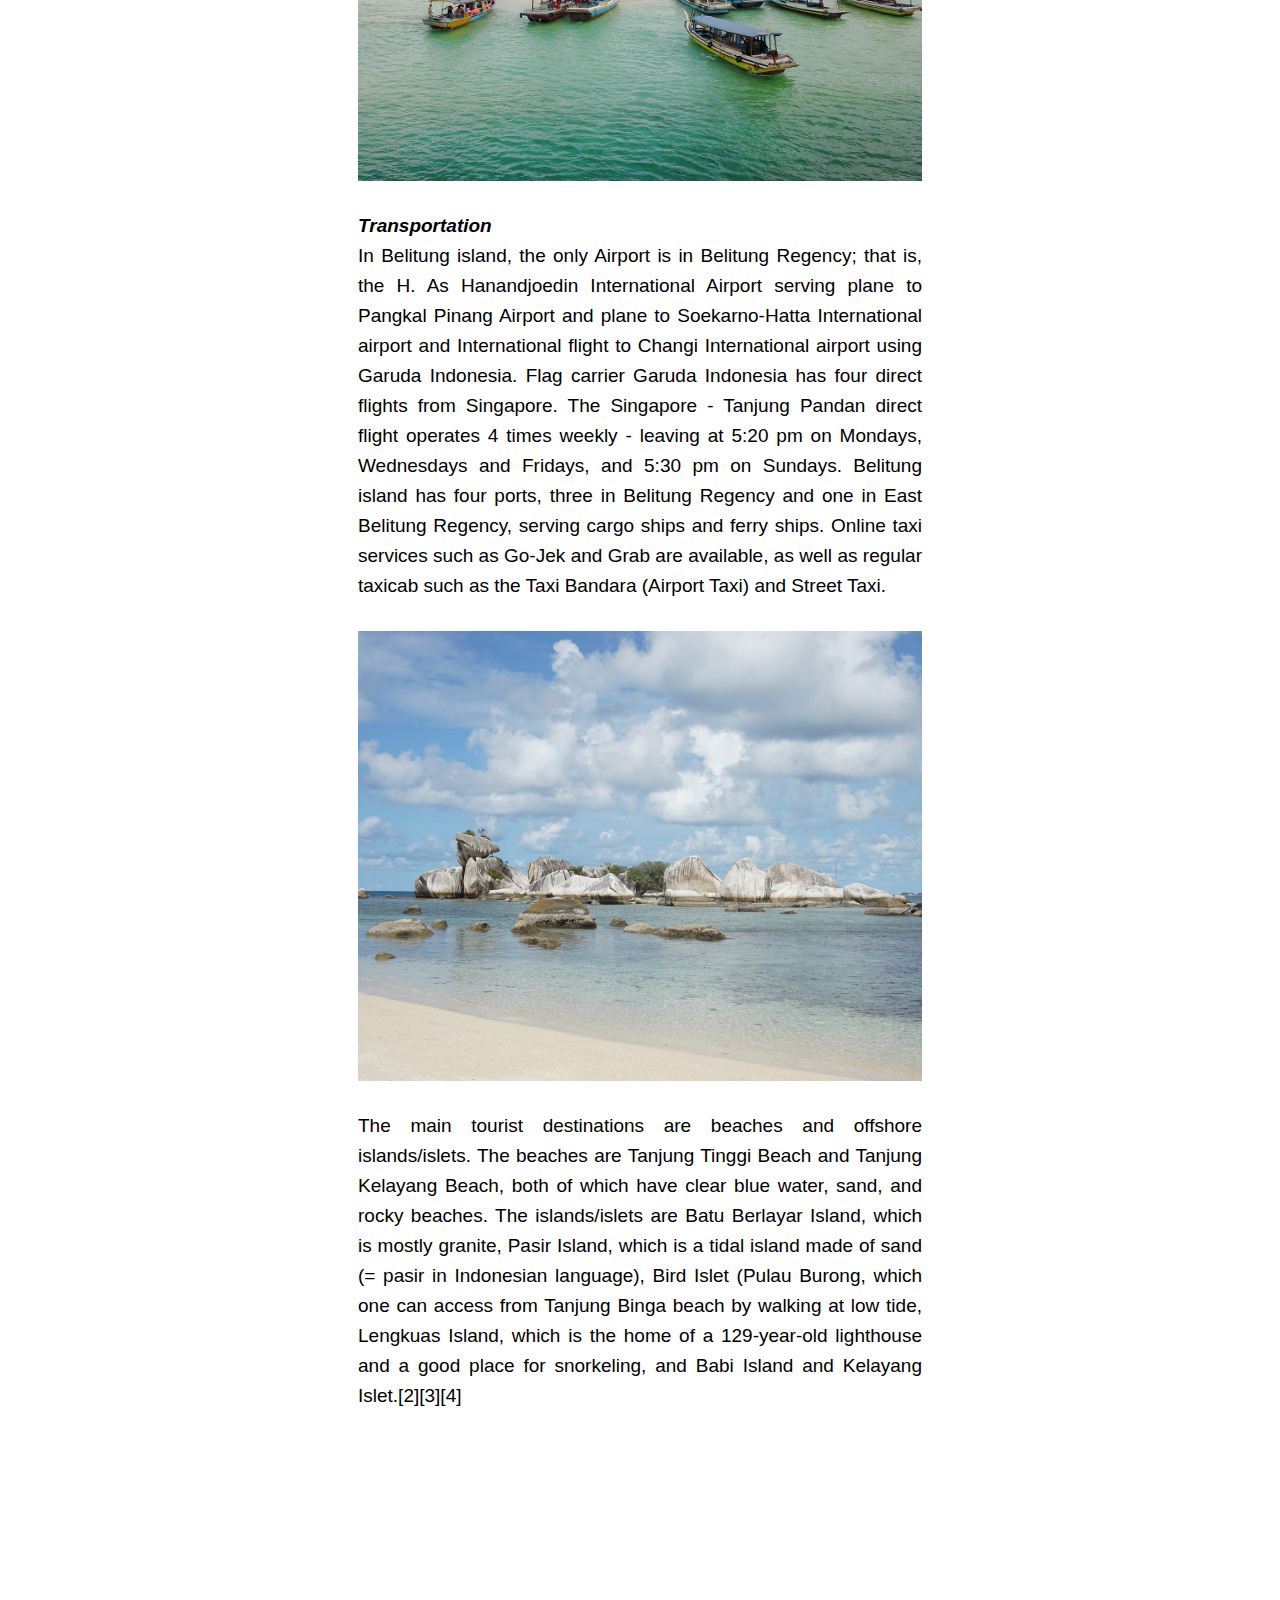
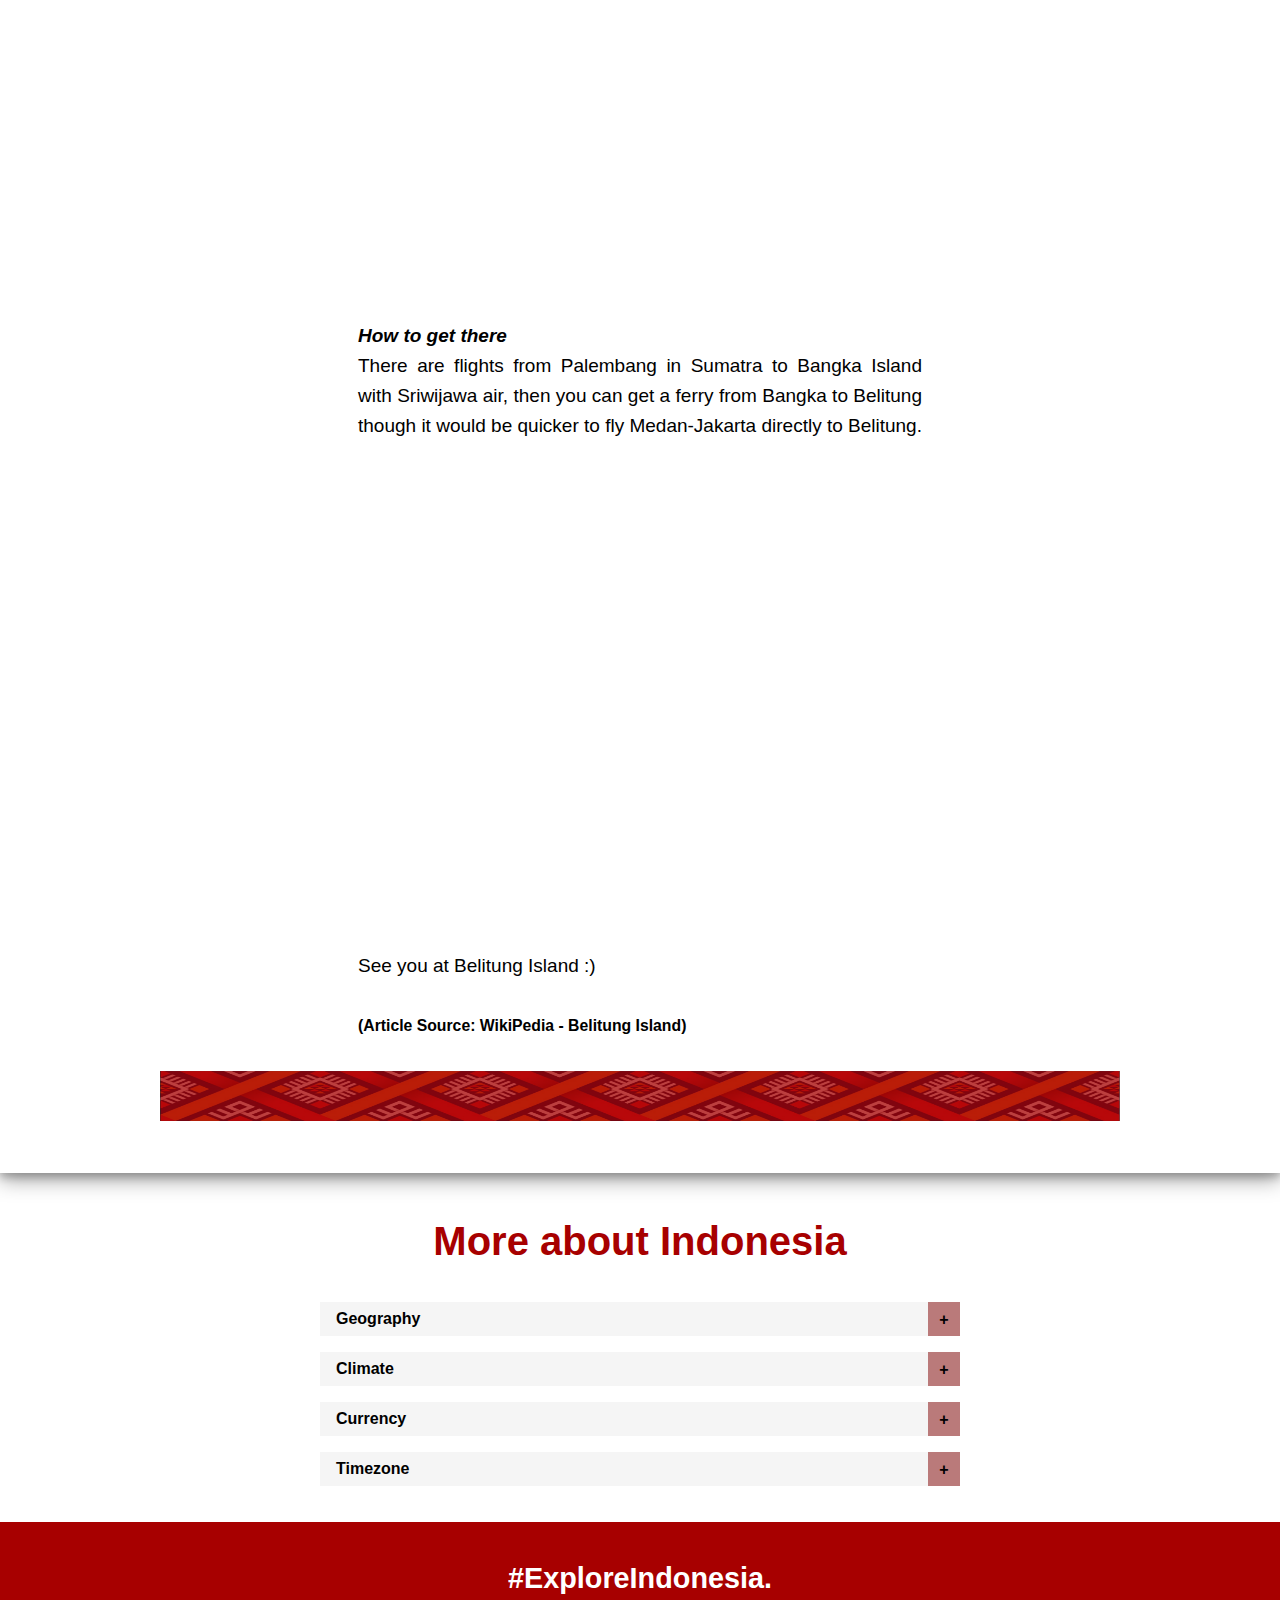
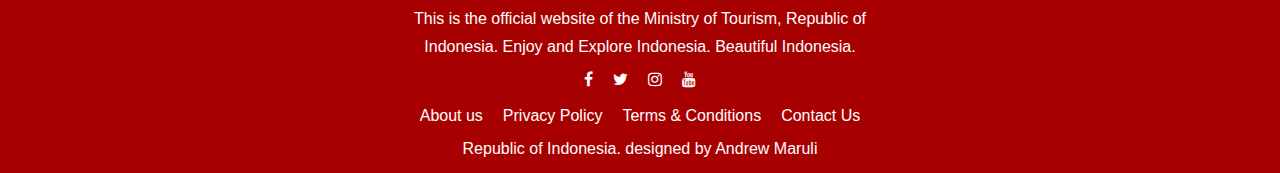
<file: html/belitungisland.html>
<!DOCTYPE html>
<html>
<head>
    <meta charset="utf-8">
    <meta name="viewport" content="width=device-width, initial-scale=1">
    <title>Belitung Island - Explore Indonesia</title>
    <!-- CSS -->
    <link rel="stylesheet" type="text/css" href="../css/indexstyle.css">
    <!-- iconsLibrary -->
    <link rel="stylesheet" href="https://cdnjs.cloudflare.com/ajax/libs/font-awesome/4.7.0/css/font-awesome.min.css">
    <!-- tab-icon -->
    <link rel="icon" href="../assets/photos/logo.png" type="image/gif" sizes="16x16">
</head>
    <body>
        <!-- <header> -->
        <header>
            <div class="container">
                <div class="logo">
                    <a href="../index.html"><img src="../assets/photos/finale0.png"></img></a>
                </div>    
                <ul>
                    <li><a href="../index.html">Home</a></li>
                    <li><a class="active" href="destination.html">Destination</a></li>
                </ul>
            </div>
        </header> 
        <br>
                   <!-- breadcrumb -->
                   <div class="container">
                    <ul class="breadcrumb">
                        <li><a href="../index.html">Home</a></li>
                        <li><a href="destination.html">Destination</a></li>
                        <li><a href="sumatra.html">Sumatra</a></li>
                        <li>Belitung Island</li>
                      </ul>
                      </div>
                      <section class="container">
        <div class="slideshow-container">
            <div class="img-slides fade">
              <img src="../assets/photos/Belitun/1 (1).jpg" style="width:100%;" height="580px">
            </div>
            
            <div class="img-slides fade">
              <img src="../assets/photos/Belitun/1 (2).jpg" style="width:100%"  height="580px">
            </div>
            
            <div class="img-slides fade">
              <img src="../assets/photos/Belitun/1 (3).jpg" style="width:100%"  height="580px">
            </div>

            <div class="img-slides fade">
                <img src="../assets/photos/Belitun/1 (4).jpg" style="width:100%"  height="580px">
              </div>
            
            <a class="prev" onclick="plusSlides(-1)">&#10094;</a>
            <a class="next" onclick="plusSlides(1)">&#10095;</a>
            
            </div>
        </section> 
            <div style="text-align:center">
              <span class="dot" onclick="currentSlide(1)"></span> 
              <span class="dot" onclick="currentSlide(2)"></span> 
              <span class="dot" onclick="currentSlide(3)"></span>
              <span class="dot" onclick="currentSlide(4)"></span>  
            </div>             
                <!-- jsForSlideshow -->
                <script src="../js/home.js"></script>


    <!-- laketoba-body -->
    <div class="body-frame">
    <div class="sub-name container">
        <h3>Belitung Island</h3>
        <h2>Bangka Belitung Island, Indonesia</h2>
        <br>
        <hr>
        <br>
    </div>
    <div class="container dest-desc-bdy">
        <p>Belitung (or in English, Billiton) is an island on the east coast of Sumatra, Indonesia in the Java Sea. It covers 4,800.6 km2 (1,853.5 sq mi), 
          and had a population of 271,869 in 2014. Administratively, it forms part of the province of Bangka-Belitung Islands. 
          The island is known for its pepper and for its tin. It was in the possession of the United Kingdom from 1812 until Britain ceded control 
          of the island to the Netherlands in the Anglo-Dutch Treaty of 1824. Its main town is Tanjung Pandan. The United Nations Educational, 
          Scientific and Cultural Organization has declared 17 tourist attractions in the Belitung Geopark as world geoparks.</p>    
        <br>
          <img class="dest-desc-bdy lord" src="../assets/photos/Belitun/1 (5).jpg" alt="" style="width:100%" height="450">
        <br>
        <h4>Transportation</h4>
        <p>In Belitung island, the only Airport is in Belitung Regency; that is, the H. As Hanandjoedin International Airport serving plane to Pangkal 
          Pinang Airport and plane to Soekarno-Hatta International airport and International flight to Changi International airport using Garuda Indonesia.
          Flag carrier Garuda Indonesia has four direct flights from Singapore. The Singapore - Tanjung Pandan direct flight operates 4 times weekly - 
          leaving at 5:20 pm on Mondays, Wednesdays and Fridays, and 5:30 pm on Sundays.
          Belitung island has four ports, three in Belitung Regency and one in East Belitung Regency, serving cargo ships and ferry ships.  
          Online taxi services such as Go-Jek and Grab are available, as well as regular taxicab such as the Taxi Bandara (Airport Taxi) and Street Taxi.</p>     
        <br>
          <img class="dest-desc-bdy lord" src="../assets/photos/Belitun/1 (6).jpg" alt="" style="width:100%" height="450">
        <br>
        <p>The main tourist destinations are beaches and offshore islands/islets. The beaches are Tanjung Tinggi Beach and Tanjung Kelayang Beach, both of which have clear blue water, sand, and rocky beaches. The islands/islets are Batu Berlayar Island, which is mostly granite, Pasir Island, which is a tidal island made of sand (= pasir in Indonesian language), Bird Islet (Pulau Burong, which one can access from Tanjung Binga beach by walking at low tide, Lengkuas Island, which is the home of a 129-year-old lighthouse and a good place for snorkeling, and Babi Island and Kelayang Islet.[2][3][4]</p>     
        <br>
        <iframe width="100%" height="450" src="https://www.youtube.com/embed/4hjign1nhY0" title="YouTube video player" frameborder="0" allow="accelerometer; autoplay; clipboard-write; encrypted-media; gyroscope; picture-in-picture" allowfullscreen></iframe>
        <br>
        <h4>How to get there</h4>
        <p>There are flights from Palembang in Sumatra to Bangka Island with Sriwijawa air, then you can get a ferry from Bangka to Belitung though it would be quicker to fly Medan-Jakarta directly to Belitung.</p>
        <br>
        <iframe src="https://www.google.com/maps/embed?pb=!1m18!1m12!1m3!1d255083.2610956526!2d98.69588260360351!3d2.6110961956236394!2m3!1f0!2f0!3f0!3m2!1i1024!2i768!4f13.1!3m3!1m2!1s0x3031de07a843b6ad%3A0xc018edffa69c0d05!2sLake%20Toba!5e0!3m2!1sen!2sth!4v1619604430880!5m2!1sen!2sth" width="100%" height="450" style="border:0;" allowfullscreen="" loading="lazy"></iframe>
        <br>
        <p>See you at Belitung Island :)</p>
        <br>
        <h5>(Article Source: <a href="https://en.wikipedia.org/wiki/Belitung" target="_blank">WikiPedia - Belitung Island</a>)</h5>
        <br>
    </div>
           <!-- divider-section -->
           <section class="container divider">
            <div class="wel-container">
                  <img src="../assets/photos/dest.png" style="width:100%;" height="50px"></img>
                </div>
        </section>
</div>
    <br>
    <br>

                <!-- indonesiafact -->
                <section class="container dest-recomend">
                    <div class="section-name container">
                        <h3>More about Indonesia</h3>
                    </div>
                    <br>
                    <section class="acc-container">
                      
                      <div class="ac">
                        
                        <input class="ac-input" id="ac-1" name="ac-1" type="checkbox" />
                        <label class="ac-label ac-sub-label" for="ac-1">Geography</label>
                        
                        <article class="ac-text">
                          
                          <div class="ac-sub">
                            <input class="ac-input" id="ac-2" name="ac-2" type="checkbox" />
                            <label class="ac-label" for="ac-2">Description</label>
                            <article class="ac-sub-text">
                              <p>Indonesia is the largest archipelago in the world. It consists of five major islands and about 30 smaller groups. There are total number of 17,508 islands of which about 6000 are inhabited. Straddling equator, the archipelago is on a crossroads between two oceans, the Pacific and the Indian Ocean, and bridges two continents, Asia and Australia. Indonesia has many high mountains, the highest of which are over 4000 metres. Many of them are active volcanoes. There are tropical rainforests and jungles, as well as swampy mangrove areas. Indonesia’s most fertile land is on the island of Java.</p>
                              <br>
                              <p>Indonesia is a vast equatorial archipeago of 17,000 islands extending 5,150 kilometers (3,200 miles) east to west, between the Indian and Pacific Oceans in Southeast Asia. The largest islands are Sumatra, Java, Kalimantan (Indonesian Borneo), Sulawesi, and the Indonesian part of New Guinea (known as Papua or Irian Jaya). Islands are mountainous with dense rain forests, and some have active volcanoes. Most of the smaller islands belong to larger groups, like the Moluccas (Spice Islands).</p>
                              <br>
                              <p>The territory of the Republic of Indonesia stretches from 6°08′ N latitude to 11°15′ S latitude, and from 94°45′ E to 141°05′ E longitude. Total Area of Indonesia is 1,919,440 sq km (Land Area: 1,826,440 sq km; Water Area: 93,000 sq km). The five main islands are: Sumatra (473,606 sq. km); the most fertile and densely populated islands, Java/Madura (132,107 sq. km); Kalimantan, which comprises two-thirds of the island of Borneo (539,460 sq km); Sulawesi (189,216 sq km); and Irian Jaya (421,981 sq km), which is part of the world’s second largest island, New Guinea. Indonesia’s other islands are smaller in size.</p>   
                            </article>
                          </div>
                          
                          <div class="ac-sub">
                            <input class="ac-input" id="ac-3" name="ac-3" type="checkbox" />
                            <label class="ac-label" for="ac-3">Land Boundaries</label>
                            <article class="ac-sub-text">
                              <p>Lorem ipsum dolor sit amet consectetur adipisicing elit. Nulla dicta natus nostrum neque velit sequi commodi distinctio delectus odit autem, veniam officia reiciendis minima. Doloribus molestias eligendi aut explicabo. Corporis.</p>
                            </article>
                          </div>
                          
                        </article><!--/ac-text-->
                        
                      </div><!--/ac-->
      
                      <div class="ac">
                        
                        <input class="ac-input" id="ac-4" name="ac-4" type="checkbox" />
                        <label class="ac-label" for="ac-4">Climate</label>
                        
                        <article class="ac-text">
                          
                          <div class="ac-sub">
                            <input class="ac-input" id="ac-5" name="ac-5" type="checkbox" />
                            <label class="ac-label" for="ac-5">Kinds</label>
                            <article class="ac-sub-text">
                              <p>The extreme variations in rainfall are linked with the monsoons. Generally speaking, there is a dry season (June to September), and a rainy season (December to March). Western and northern parts of Indonesia experience the most precipitation, since the north- and westward-moving monsoon clouds are heavy with moisture by the time they reach these more distant regions. Western Sumatra, Java, Bali, the interiors of Kalimantan, Sulawesi, and Irian Jaya are the most predictably damp regions of Indonesia, with rainfall measuring more than 2,000 millimeters per year.</p>
                            </article>
                          </div>
                          
                          <div class="ac-sub">
                            <input class="ac-input" id="ac-6" name="ac-6" type="checkbox" />
                            <label class="ac-label" for="ac-6">Required Clothing</label>
                            <article class="ac-sub-text">
                              <p>Lightweight cotton clothing is advised throughout the year, with an umbrella or raincoat for sudden cloudbursts. A sweater is needed in the mountainous inland areas. No matter where you go, be prepared for high temperatures and humidity.</p>
                    
                    <p>The Martians, alarmed by the approach of a crowd, had killed a number of people with a quick-firing gun, so the story ran.  The telegram concluded with the words: "Formidable as they seem to be, the Martians have not moved from the pit into which they have fallen, and, indeed, seem incapable of doing so.  Probably this is due to the relative strength of the earth's gravitational energy."  On that last text their leader-writer expanded very comfortingly.</p>
                            </article>
                          </div>
                          
                        </article><!--/ac-text-->
                        
                      </div><!--/ac-->
      
                      <div class="ac">
                        
                        <input class="ac-input" id="ac-7" name="ac-7" type="checkbox" />
                        <label class="ac-label" for="ac-7">Currency</label>
                        
                        <article class="ac-text">
                          
                          <div class="ac-sub">
                            <input class="ac-input" id="ac-8" name="ac-8" type="checkbox" />
                            <label class="ac-label" for="ac-8">Currency Name</label>
                            <article class="ac-sub-text">
                              <p>The local currency of Indonesia is Rupiah (Rp). Bills come in denominations of Rp 500, 1000, 2000, 5000, 10.000, 20.000, 50.000, and 100.000. Coins come in denominations of Rp 25, 50, 100, 200, and 500. </p> <br>
                             </article>
                          </div>
                          
                          <div class="ac-sub">
                            <input class="ac-input" id="ac-9" name="ac-9" type="checkbox" />
                            <label class="ac-label" for="ac-9">How to get?</label>
                            <article class="ac-sub-text">
                              <p>Foreign currencies, either banknotes or travellers cheques, are easily exchanged at banks and money changers in major tourist destinations. Credit cards are accepted at most hotels and restaurants in main cities. It is advisable to carry sufficient amounts of Rupiah when traveling to smaller towns or outer provinces. </p><br>
                              <p>Indonesia maintains a liberal foreign exchange system and has few restrictions on transfers abroad, and in general freely allows conversions to and from foreign currencies. The Rupiah-Indonesian Currency-is linked to a basket of currencies of Indonesia’s major trading partners. The unitary exchange rate allows for fluctuation.</p>              
                            </article>
                          </div>
                          
                        </article><!--/ac-text-->
                        
                      </div><!--/ac-->
      
                      <div class="ac">
                        
                        <input class="ac-input" id="ac-10" name="ac-10" type="checkbox" />
                        <label class="ac-label" for="ac-10">Timezone</label>
                        
                        <article class="ac-text">
                          
                          <div class="ac-sub">
                            <input class="ac-input" id="ac-11" name="ac11" type="checkbox" />
                            <label class="ac-label" for="ac-11">Three Timezone?</label>
                            <article class="ac-sub-text">
                              <p>Sumatra, Java and West & Central Kalimantan are 7 hours ahead of Greenwich Mean Time (GMT+7)</p> <br>
                              <p>Bali, Nusa Tenggara, South & East Kalimantan and Sulawesi are 8 hours ahead of Greenwich Mean Time (GMT+8)</p> <br>
                              <p>Irian Jaya and Maluku are 9 hours ahead of Greenwich Mean Time (GMT+9)</p>                      
                            </article>
                          </div>
                        </article><!--/ac-text-->
                        
                      </div><!--/ac-->
                      </section>
                    </section>
                    <br>
                    
        <!-- footer -->
        <footer>
          <div class="footer-cont">
              <h3>#ExploreIndonesia.</h3>
              <p>This is the official website of the Ministry of Tourism, Republic of Indonesia. Enjoy and Explore Indonesia. Beautiful Indonesia.</p>
          <ul class="sosmed">
              <li><a href="https://www.facebook.com/pesonaidtravel/" target="_blank"><i class="fa fa-facebook"></i></a></li>
              <li><a href="https://twitter.com/pesonaid_travel?s=09" target="_blank"><i class="fa fa-twitter"></i></a></li>
              <li><a href="https://www.instagram.com/pesonaid_travel/" target="_blank"><i class="fa fa-instagram"></i></a></li>
              <li><a href="https://www.youtube.com/channel/UCa-qfc1ByQfpiq7fqfoDg9w" target="_blank"><i class="fa fa-youtube"></i></a></li>
          </ul>
          <br>
          <ul class="sosmed">
              <li><a href="about.html">About us</a></li>
              <li><a href="privacy.html">Privacy Policy</a></li>
              <li><a href="termandcond.html">Terms & Conditions</a></li>
              <li><a href="contactus.html">Contact Us</a></li>
          </ul>
          <p>Republic of Indonesia. designed by Andrew Maruli</p>
          </div>
      </footer>
</body>
</html>
</file>
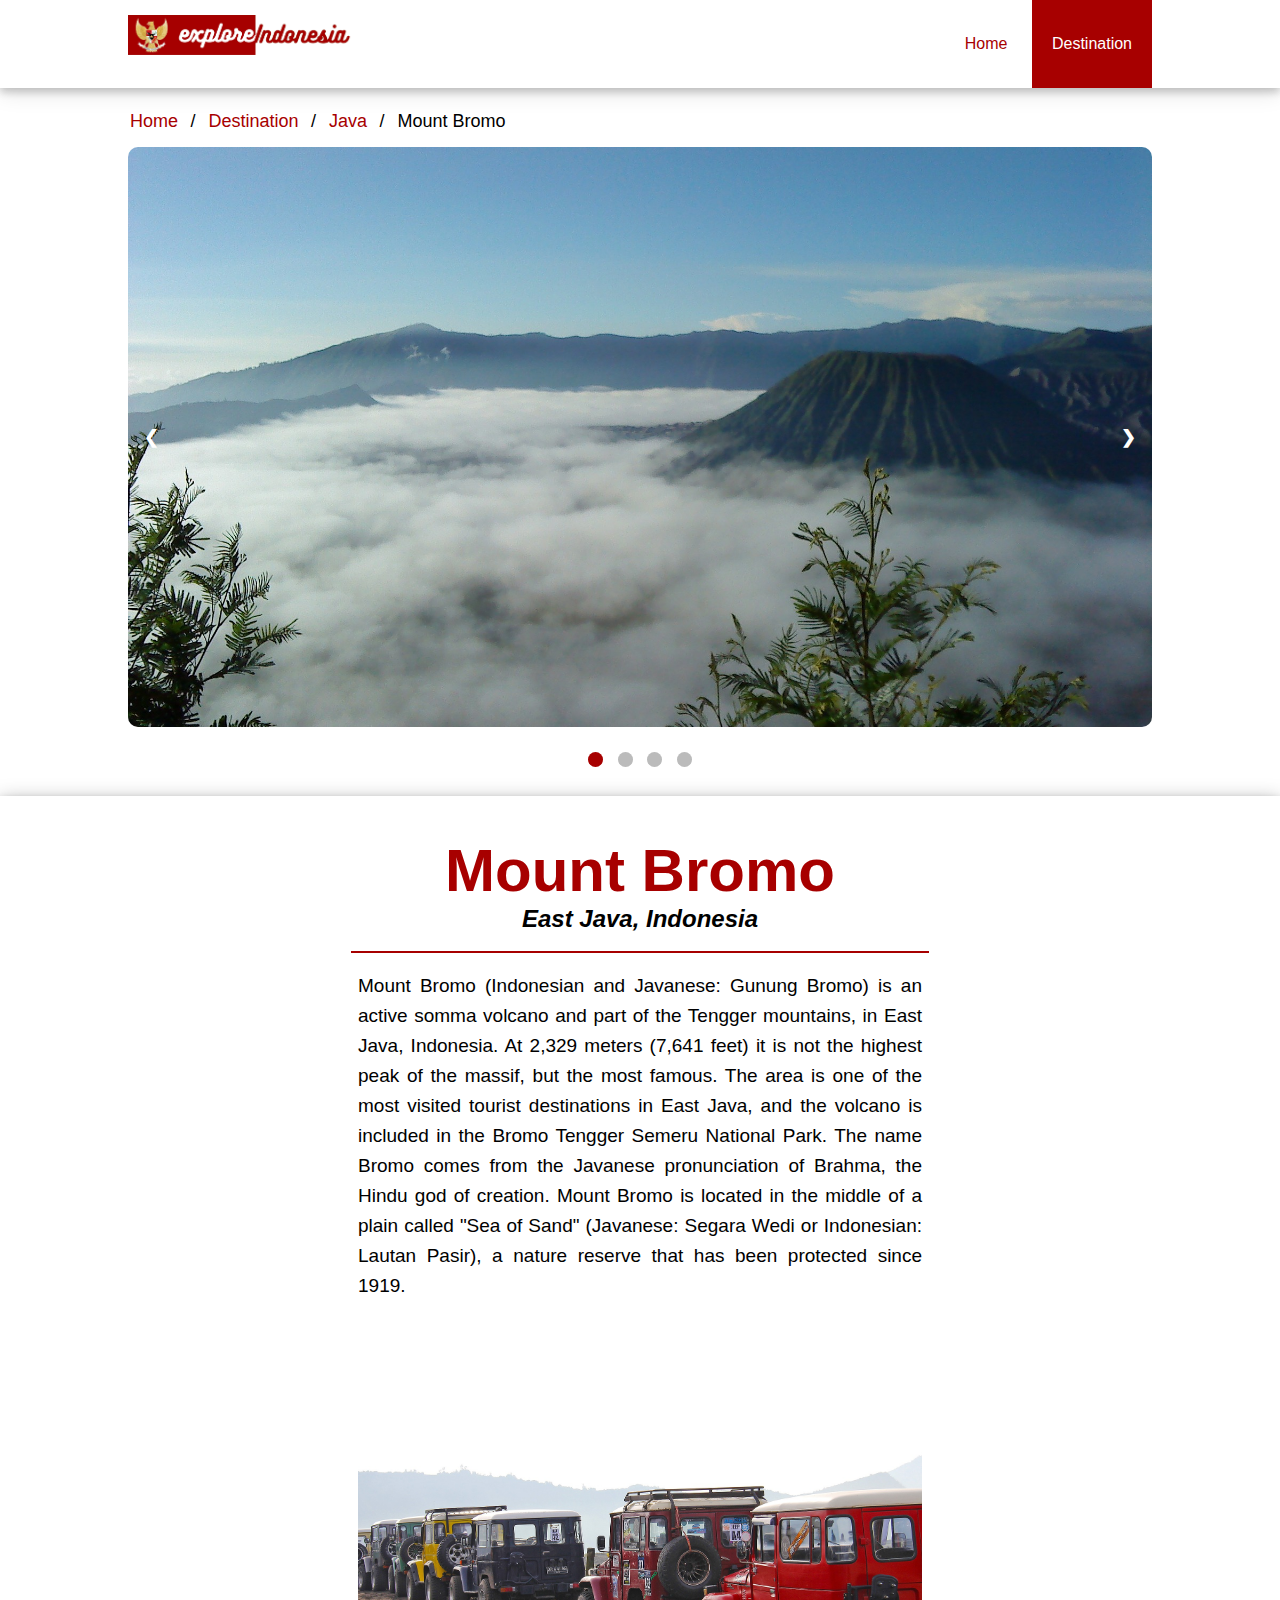
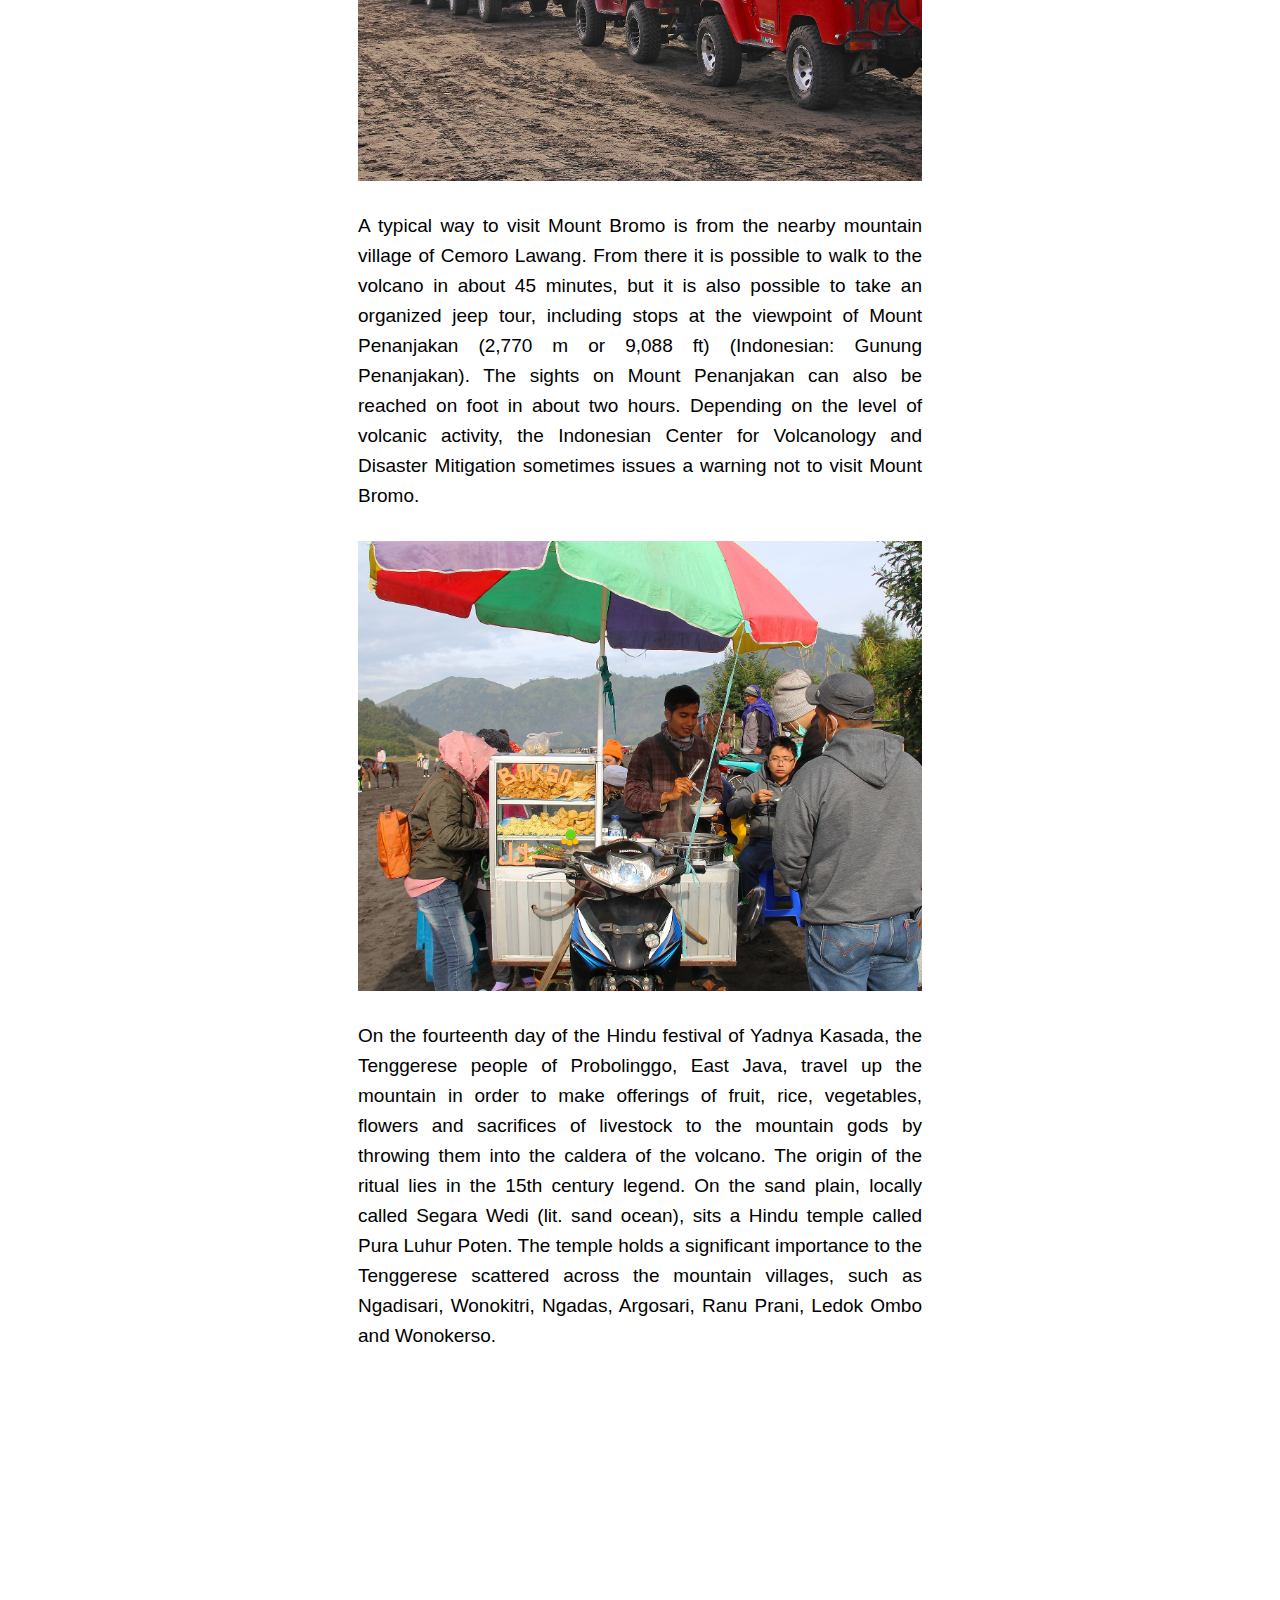
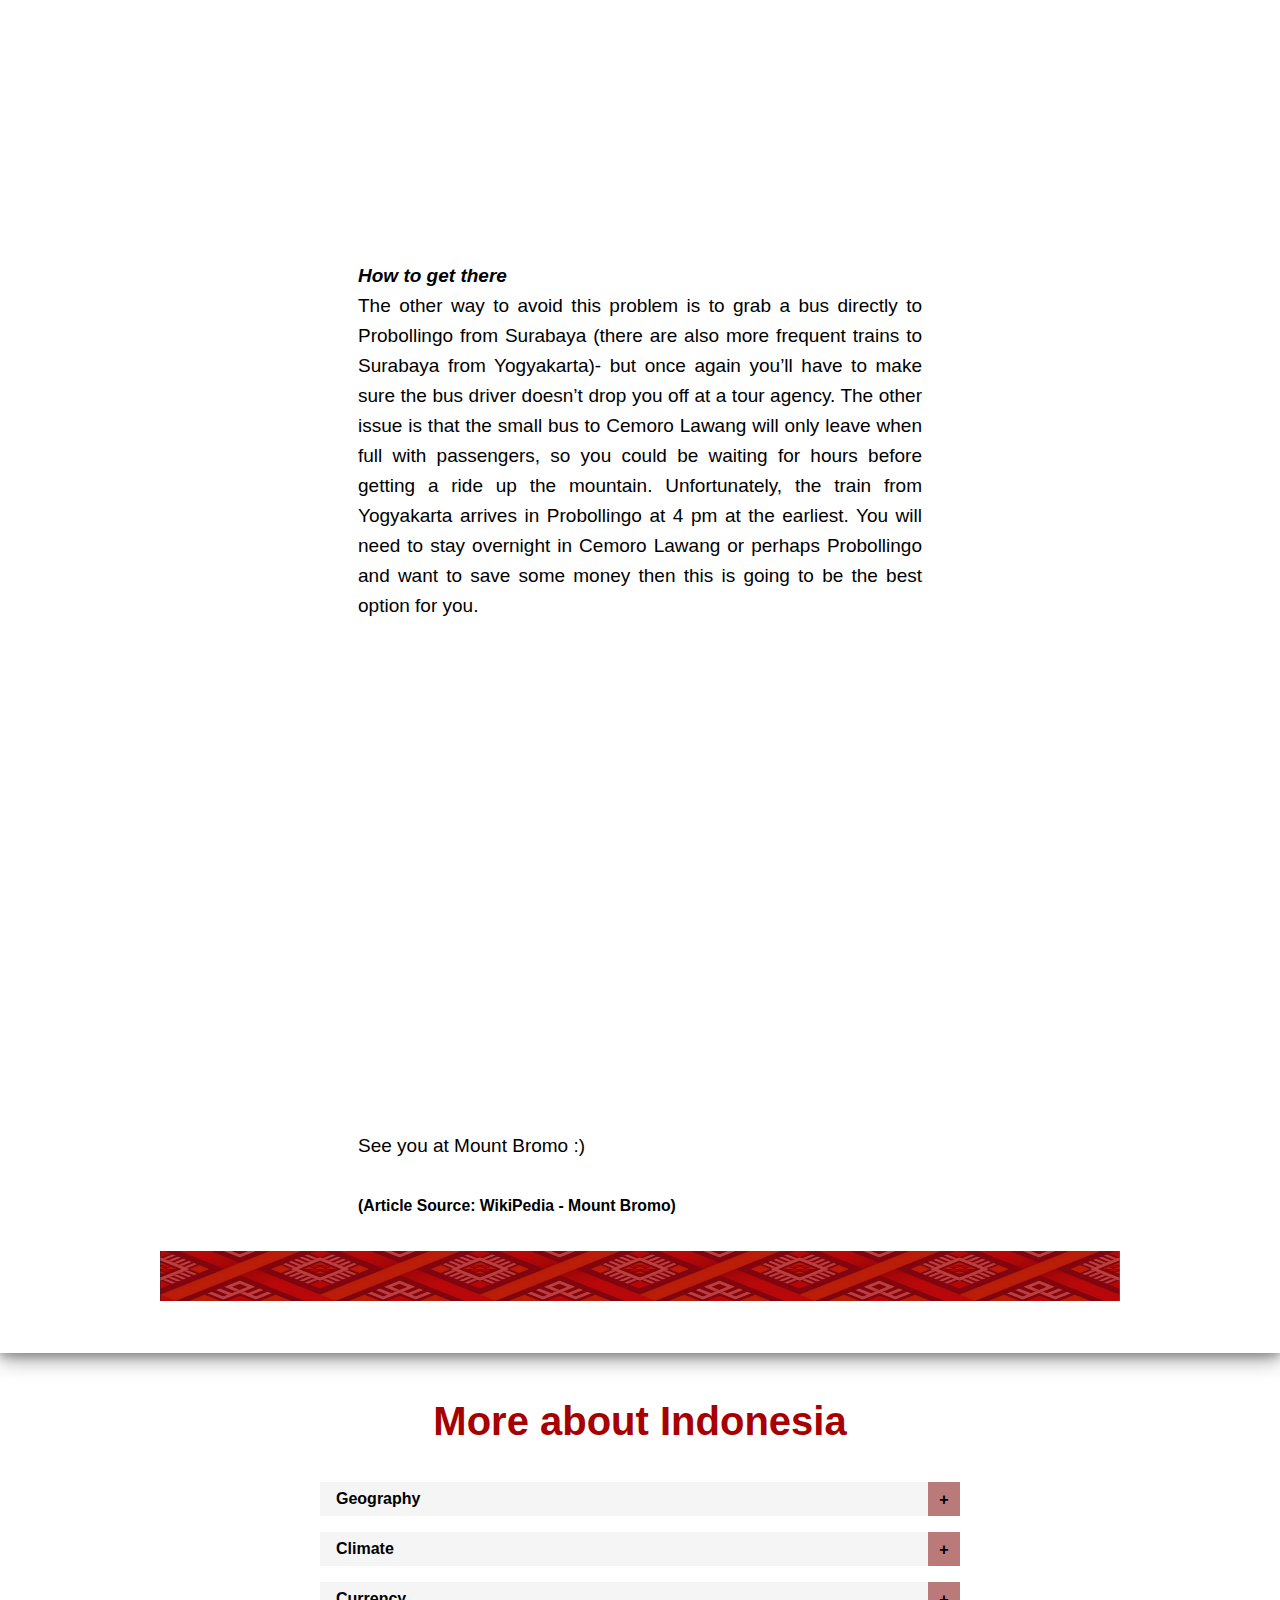
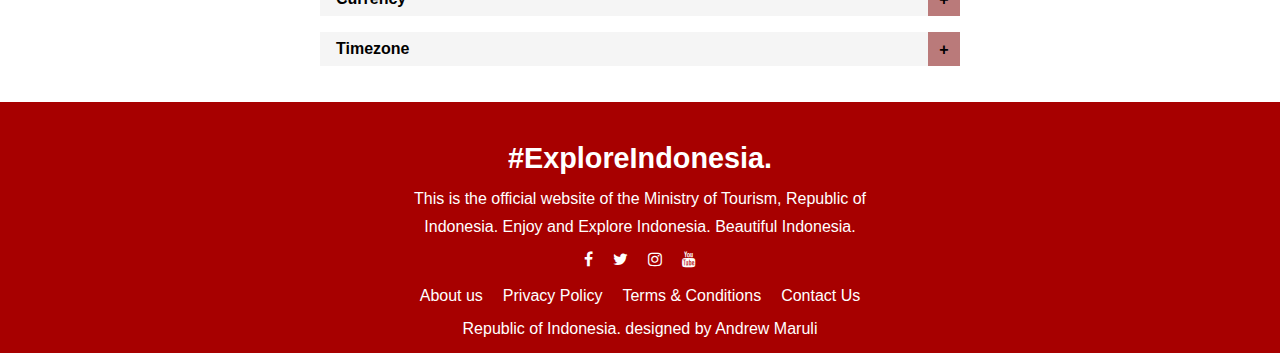
<file: html/bromo.html>
<!DOCTYPE html>
<html>
<head>
    <meta charset="utf-8">
    <meta name="viewport" content="width=device-width, initial-scale=1">
    <title>Mount Bromo - Explore Indonesia</title>
    <!-- CSS -->
    <link rel="stylesheet" type="text/css" href="../css/indexstyle.css">
    <!-- iconsLibrary -->
    <link rel="stylesheet" href="https://cdnjs.cloudflare.com/ajax/libs/font-awesome/4.7.0/css/font-awesome.min.css">
    <!-- tab-icon -->
    <link rel="icon" href="../assets/photos/logo.png" type="image/gif" sizes="16x16">
</head>
    <body>
        <!-- <header> -->
        <header>
            <div class="container">
                <div class="logo">
                    <a href="../index.html"><img src="../assets/photos/finale0.png"></img></a>
                </div>    
                <ul>
                    <li><a href="../index.html">Home</a></li>
                    <li><a class="active" href="destination.html">Destination</a></li>
                </ul>
            </div>
        </header> 
        <br>
                   <!-- breadcrumb -->
                   <div class="container">
                    <ul class="breadcrumb">
                        <li><a href="../index.html">Home</a></li>
                        <li><a href="destination.html">Destination</a></li>
                        <li><a href="java.html">Java</a></li>
                        <li>Mount Bromo</li>
                      </ul>
                      </div>
                      <section class="container">
        <div class="slideshow-container">
            <div class="img-slides fade">
              <img src="../assets/photos/Bromo/1 (1).jpg" style="width:100%;" height="580px">
            </div>
            
            <div class="img-slides fade">
              <img src="../assets/photos/Bromo/1 (2).jpg" style="width:100%"  height="580px">
            </div>
            
            <div class="img-slides fade">
              <img src="../assets/photos/Bromo/1 (3).jpg" style="width:100%"  height="580px">
            </div>

            <div class="img-slides fade">
                <img src="../assets/photos/Bromo/1 (4).jpg" style="width:100%"  height="580px">
              </div>
            
            <a class="prev" onclick="plusSlides(-1)">&#10094;</a>
            <a class="next" onclick="plusSlides(1)">&#10095;</a>
            
            </div>
        </section> 
            <div style="text-align:center">
              <span class="dot" onclick="currentSlide(1)"></span> 
              <span class="dot" onclick="currentSlide(2)"></span> 
              <span class="dot" onclick="currentSlide(3)"></span>
              <span class="dot" onclick="currentSlide(4)"></span>  
            </div>             
                <!-- jsForSlideshow -->
                <script src="../js/home.js"></script>


    <!-- laketoba-body -->
    <div class="body-frame">
    <div class="sub-name container">
        <h3>Mount Bromo</h3>
        <h2>East Java, Indonesia</h2>
        <br>
        <hr>
        <br>
    </div>
    <div class="container dest-desc-bdy">
        <p>Mount Bromo (Indonesian and Javanese: Gunung Bromo) is an active somma volcano and part of the 
          Tengger mountains, in East Java, Indonesia. At 2,329 meters (7,641 feet) it is not the highest peak 
          of the massif, but the most famous. The area is one of the most visited tourist destinations in 
          East Java, and the volcano is included in the Bromo Tengger Semeru National Park. The name 
          Bromo comes from the Javanese pronunciation of Brahma, the Hindu god of creation. Mount Bromo 
          is located in the middle of a plain called "Sea of Sand" (Javanese: Segara Wedi or Indonesian: 
          Lautan Pasir), a nature reserve that has been protected since 1919.</p>    
        <br>
          <img class="dest-desc-bdy lord" src="../assets/photos/Bromo/1 (5).jpg" alt="" style="width:100%" height="450">
        <br>
        <p>A typical way to visit Mount Bromo is from the nearby mountain village of Cemoro Lawang. 
          From there it is possible to walk to the volcano in about 45 minutes, but it is also possible 
          to take an organized jeep tour, including stops at the viewpoint of Mount Penanjakan (2,770 m or 9,088 ft) 
          (Indonesian: Gunung Penanjakan). The sights on Mount Penanjakan can also be reached on foot in about two hours. 
          Depending on the level of volcanic activity, the Indonesian Center for Volcanology and Disaster Mitigation 
          sometimes issues a warning not to visit Mount Bromo.</p>     
        <br>
          <img class="dest-desc-bdy lord" src="../assets/photos/Bromo/people-3324257_1920.jpg" alt="" style="width:100%" height="450">
        <br>
        <p>On the fourteenth day of the Hindu festival of Yadnya Kasada, the Tenggerese people of Probolinggo, 
          East Java, travel up the mountain in order to make offerings of fruit, rice, vegetables, flowers and 
          sacrifices of livestock to the mountain gods by throwing them into the caldera of the volcano. 
          The origin of the ritual lies in the 15th century legend. On the sand plain, locally called Segara 
          Wedi (lit. sand ocean), sits a Hindu temple called Pura Luhur Poten. The temple holds a significant 
          importance to the Tenggerese scattered across the mountain villages, such as Ngadisari, Wonokitri, 
          Ngadas, Argosari, Ranu Prani, Ledok Ombo and Wonokerso. </p>     
        <br>
        <iframe width="100%" height="450" src="https://www.youtube.com/embed/nejukulONSQ" title="YouTube video player" frameborder="0" allow="accelerometer; autoplay; clipboard-write; encrypted-media; gyroscope; picture-in-picture" allowfullscreen></iframe>
        <br>
        <h4>How to get there</h4>
        <p>The other way to avoid this problem is to grab a bus directly to Probollingo from Surabaya (there are also more frequent trains to Surabaya from Yogyakarta)- but once again you’ll have to make sure the bus driver doesn’t drop you off at a tour agency.
          The other issue is that the small bus to Cemoro Lawang will only leave when full with passengers, so you could be waiting for hours before getting a ride up the mountain.
          Unfortunately, the train from Yogyakarta arrives in Probollingo at 4 pm at the earliest.
          You will need to stay overnight in Cemoro Lawang or perhaps Probollingo and want to save some money then this is going to be the best option for you.</p>
        <br>
        <iframe src="https://www.google.com/maps/embed?pb=!1m18!1m12!1m3!1d255083.2610956526!2d98.69588260360351!3d2.6110961956236394!2m3!1f0!2f0!3f0!3m2!1i1024!2i768!4f13.1!3m3!1m2!1s0x3031de07a843b6ad%3A0xc018edffa69c0d05!2sLake%20Toba!5e0!3m2!1sen!2sth!4v1619604430880!5m2!1sen!2sth" width="100%" height="450" style="border:0;" allowfullscreen="" loading="lazy"></iframe>
        <br>
        <p>See you at Mount Bromo :)</p>
        <br>
        <h5>(Article Source: <a href="https://en.wikipedia.org/wiki/Mount_Bromo" target="_blank">WikiPedia - Mount Bromo</a>)</h5>
        <br>
    </div>
           <!-- divider-section -->
           <section class="container divider">
            <div class="wel-container">
                  <img src="../assets/photos/dest.png" style="width:100%;" height="50px"></img>
                </div>
        </section>
</div>
    <br>
    <br>

                <!-- indonesiafact -->
                <section class="container dest-recomend">
                    <div class="section-name container">
                        <h3>More about Indonesia</h3>
                    </div>
                    <br>
                    <section class="acc-container">
                      
                      <div class="ac">
                        
                        <input class="ac-input" id="ac-1" name="ac-1" type="checkbox" />
                        <label class="ac-label ac-sub-label" for="ac-1">Geography</label>
                        
                        <article class="ac-text">
                          
                          <div class="ac-sub">
                            <input class="ac-input" id="ac-2" name="ac-2" type="checkbox" />
                            <label class="ac-label" for="ac-2">Description</label>
                            <article class="ac-sub-text">
                              <p>Indonesia is the largest archipelago in the world. It consists of five major islands and about 30 smaller groups. There are total number of 17,508 islands of which about 6000 are inhabited. Straddling equator, the archipelago is on a crossroads between two oceans, the Pacific and the Indian Ocean, and bridges two continents, Asia and Australia. Indonesia has many high mountains, the highest of which are over 4000 metres. Many of them are active volcanoes. There are tropical rainforests and jungles, as well as swampy mangrove areas. Indonesia’s most fertile land is on the island of Java.</p>
                              <br>
                              <p>Indonesia is a vast equatorial archipeago of 17,000 islands extending 5,150 kilometers (3,200 miles) east to west, between the Indian and Pacific Oceans in Southeast Asia. The largest islands are Sumatra, Java, Kalimantan (Indonesian Borneo), Sulawesi, and the Indonesian part of New Guinea (known as Papua or Irian Jaya). Islands are mountainous with dense rain forests, and some have active volcanoes. Most of the smaller islands belong to larger groups, like the Moluccas (Spice Islands).</p>
                              <br>
                              <p>The territory of the Republic of Indonesia stretches from 6°08′ N latitude to 11°15′ S latitude, and from 94°45′ E to 141°05′ E longitude. Total Area of Indonesia is 1,919,440 sq km (Land Area: 1,826,440 sq km; Water Area: 93,000 sq km). The five main islands are: Sumatra (473,606 sq. km); the most fertile and densely populated islands, Java/Madura (132,107 sq. km); Kalimantan, which comprises two-thirds of the island of Borneo (539,460 sq km); Sulawesi (189,216 sq km); and Irian Jaya (421,981 sq km), which is part of the world’s second largest island, New Guinea. Indonesia’s other islands are smaller in size.</p>   
                            </article>
                          </div>
                          
                          <div class="ac-sub">
                            <input class="ac-input" id="ac-3" name="ac-3" type="checkbox" />
                            <label class="ac-label" for="ac-3">Land Boundaries</label>
                            <article class="ac-sub-text">
                              <p>Lorem ipsum dolor sit amet consectetur adipisicing elit. Nulla dicta natus nostrum neque velit sequi commodi distinctio delectus odit autem, veniam officia reiciendis minima. Doloribus molestias eligendi aut explicabo. Corporis.</p>
                            </article>
                          </div>
                          
                        </article><!--/ac-text-->
                        
                      </div><!--/ac-->
      
                      <div class="ac">
                        
                        <input class="ac-input" id="ac-4" name="ac-4" type="checkbox" />
                        <label class="ac-label" for="ac-4">Climate</label>
                        
                        <article class="ac-text">
                          
                          <div class="ac-sub">
                            <input class="ac-input" id="ac-5" name="ac-5" type="checkbox" />
                            <label class="ac-label" for="ac-5">Kinds</label>
                            <article class="ac-sub-text">
                              <p>The extreme variations in rainfall are linked with the monsoons. Generally speaking, there is a dry season (June to September), and a rainy season (December to March). Western and northern parts of Indonesia experience the most precipitation, since the north- and westward-moving monsoon clouds are heavy with moisture by the time they reach these more distant regions. Western Sumatra, Java, Bali, the interiors of Kalimantan, Sulawesi, and Irian Jaya are the most predictably damp regions of Indonesia, with rainfall measuring more than 2,000 millimeters per year.</p>
                            </article>
                          </div>
                          
                          <div class="ac-sub">
                            <input class="ac-input" id="ac-6" name="ac-6" type="checkbox" />
                            <label class="ac-label" for="ac-6">Required Clothing</label>
                            <article class="ac-sub-text">
                              <p>Lightweight cotton clothing is advised throughout the year, with an umbrella or raincoat for sudden cloudbursts. A sweater is needed in the mountainous inland areas. No matter where you go, be prepared for high temperatures and humidity.</p>
                    
                    <p>The Martians, alarmed by the approach of a crowd, had killed a number of people with a quick-firing gun, so the story ran.  The telegram concluded with the words: "Formidable as they seem to be, the Martians have not moved from the pit into which they have fallen, and, indeed, seem incapable of doing so.  Probably this is due to the relative strength of the earth's gravitational energy."  On that last text their leader-writer expanded very comfortingly.</p>
                            </article>
                          </div>
                          
                        </article><!--/ac-text-->
                        
                      </div><!--/ac-->
      
                      <div class="ac">
                        
                        <input class="ac-input" id="ac-7" name="ac-7" type="checkbox" />
                        <label class="ac-label" for="ac-7">Currency</label>
                        
                        <article class="ac-text">
                          
                          <div class="ac-sub">
                            <input class="ac-input" id="ac-8" name="ac-8" type="checkbox" />
                            <label class="ac-label" for="ac-8">Currency Name</label>
                            <article class="ac-sub-text">
                              <p>The local currency of Indonesia is Rupiah (Rp). Bills come in denominations of Rp 500, 1000, 2000, 5000, 10.000, 20.000, 50.000, and 100.000. Coins come in denominations of Rp 25, 50, 100, 200, and 500. </p> <br>
                             </article>
                          </div>
                          
                          <div class="ac-sub">
                            <input class="ac-input" id="ac-9" name="ac-9" type="checkbox" />
                            <label class="ac-label" for="ac-9">How to get?</label>
                            <article class="ac-sub-text">
                              <p>Foreign currencies, either banknotes or travellers cheques, are easily exchanged at banks and money changers in major tourist destinations. Credit cards are accepted at most hotels and restaurants in main cities. It is advisable to carry sufficient amounts of Rupiah when traveling to smaller towns or outer provinces. </p><br>
                              <p>Indonesia maintains a liberal foreign exchange system and has few restrictions on transfers abroad, and in general freely allows conversions to and from foreign currencies. The Rupiah-Indonesian Currency-is linked to a basket of currencies of Indonesia’s major trading partners. The unitary exchange rate allows for fluctuation.</p>              
                            </article>
                          </div>
                          
                        </article><!--/ac-text-->
                        
                      </div><!--/ac-->
      
                      <div class="ac">
                        
                        <input class="ac-input" id="ac-10" name="ac-10" type="checkbox" />
                        <label class="ac-label" for="ac-10">Timezone</label>
                        
                        <article class="ac-text">
                          
                          <div class="ac-sub">
                            <input class="ac-input" id="ac-11" name="ac11" type="checkbox" />
                            <label class="ac-label" for="ac-11">Three Timezone?</label>
                            <article class="ac-sub-text">
                              <p>Sumatra, Java and West & Central Kalimantan are 7 hours ahead of Greenwich Mean Time (GMT+7)</p> <br>
                              <p>Bali, Nusa Tenggara, South & East Kalimantan and Sulawesi are 8 hours ahead of Greenwich Mean Time (GMT+8)</p> <br>
                              <p>Irian Jaya and Maluku are 9 hours ahead of Greenwich Mean Time (GMT+9)</p>                      
                            </article>
                          </div>
                        </article><!--/ac-text-->
                        
                      </div><!--/ac-->
                      </section>
                    </section>
                    <br>       
                    
        <!-- footer -->
        <footer>
          <div class="footer-cont">
              <h3>#ExploreIndonesia.</h3>
              <p>This is the official website of the Ministry of Tourism, Republic of Indonesia. Enjoy and Explore Indonesia. Beautiful Indonesia.</p>
          <ul class="sosmed">
              <li><a href="https://www.facebook.com/pesonaidtravel/" target="_blank"><i class="fa fa-facebook"></i></a></li>
              <li><a href="https://twitter.com/pesonaid_travel?s=09" target="_blank"><i class="fa fa-twitter"></i></a></li>
              <li><a href="https://www.instagram.com/pesonaid_travel/" target="_blank"><i class="fa fa-instagram"></i></a></li>
              <li><a href="https://www.youtube.com/channel/UCa-qfc1ByQfpiq7fqfoDg9w" target="_blank"><i class="fa fa-youtube"></i></a></li>
          </ul>
          <br>
          <ul class="sosmed">
              <li><a href="about.html">About us</a></li>
              <li><a href="privacy.html">Privacy Policy</a></li>
              <li><a href="termandcond.html">Terms & Conditions</a></li>
              <li><a href="contactus.html">Contact Us</a></li>
          </ul>
          <p>Republic of Indonesia. designed by Andrew Maruli</p>
          </div>
      </footer>

</body>
</html>
</file>
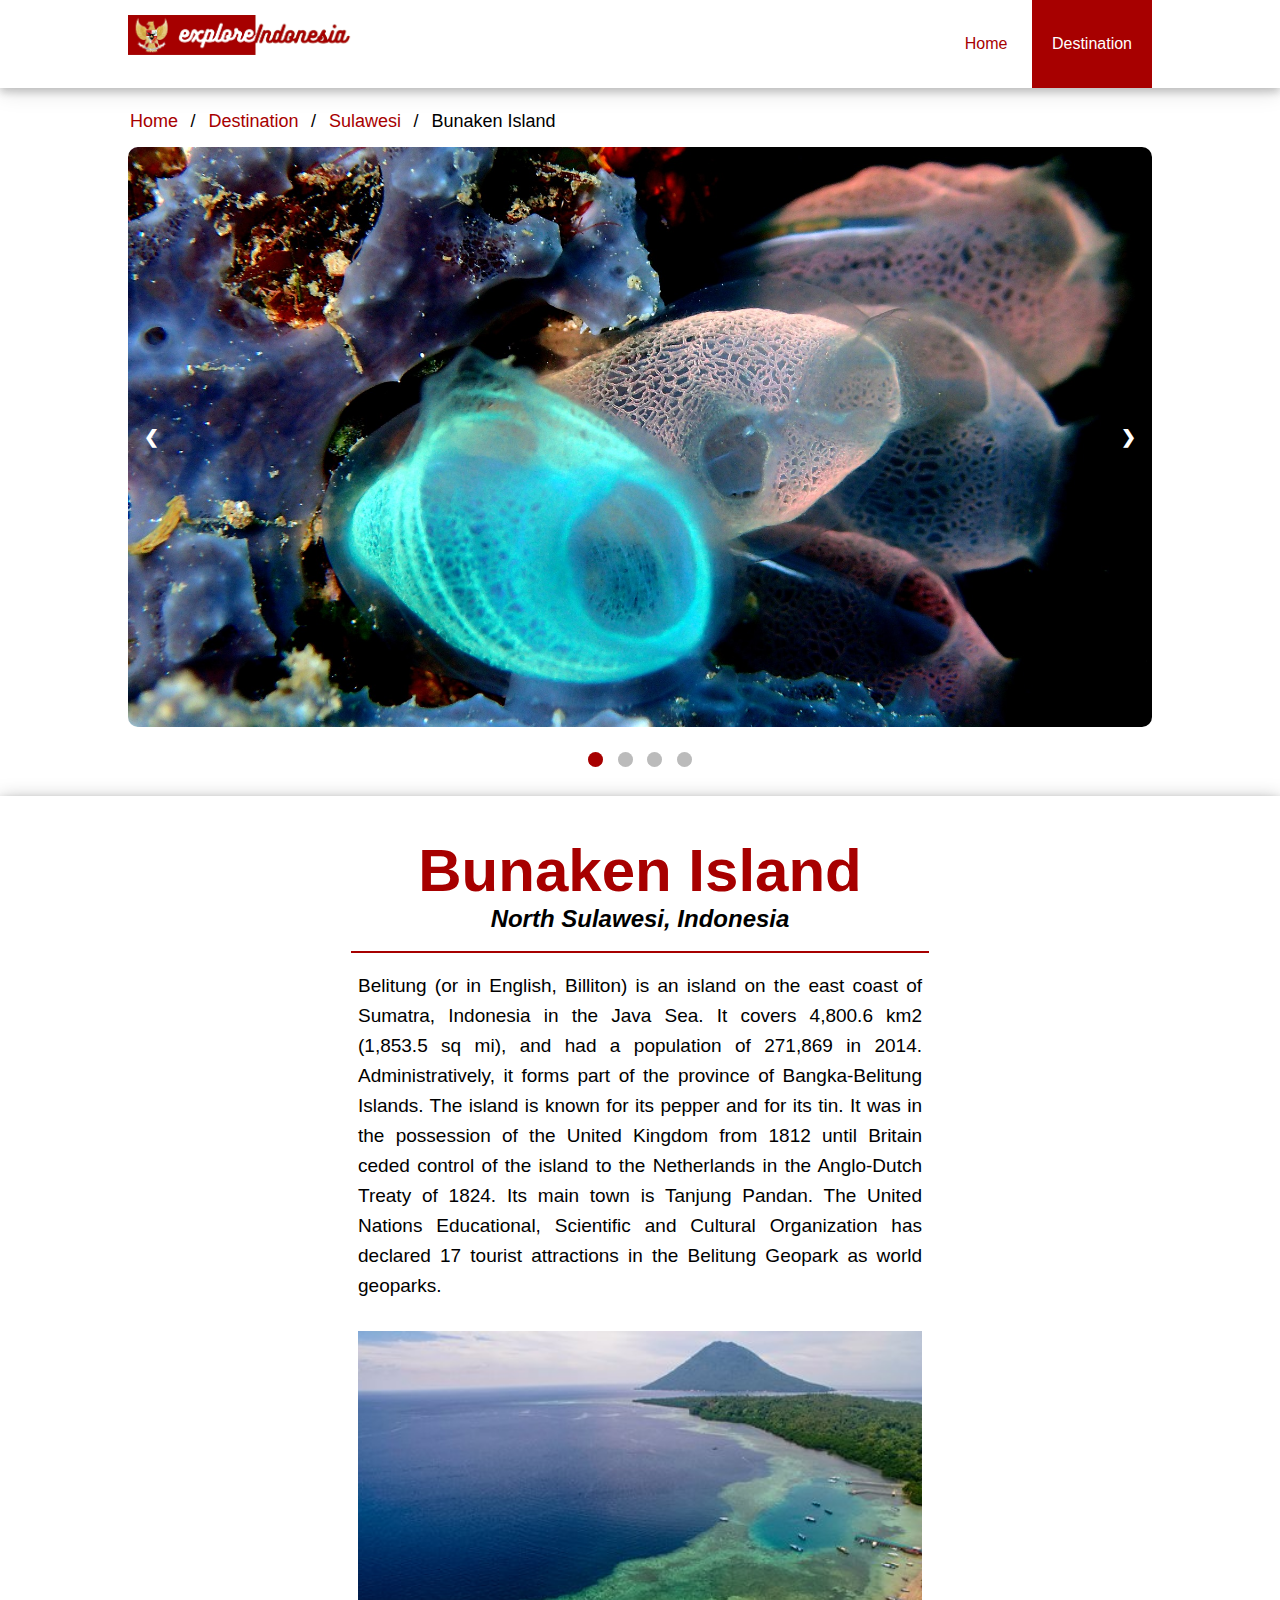
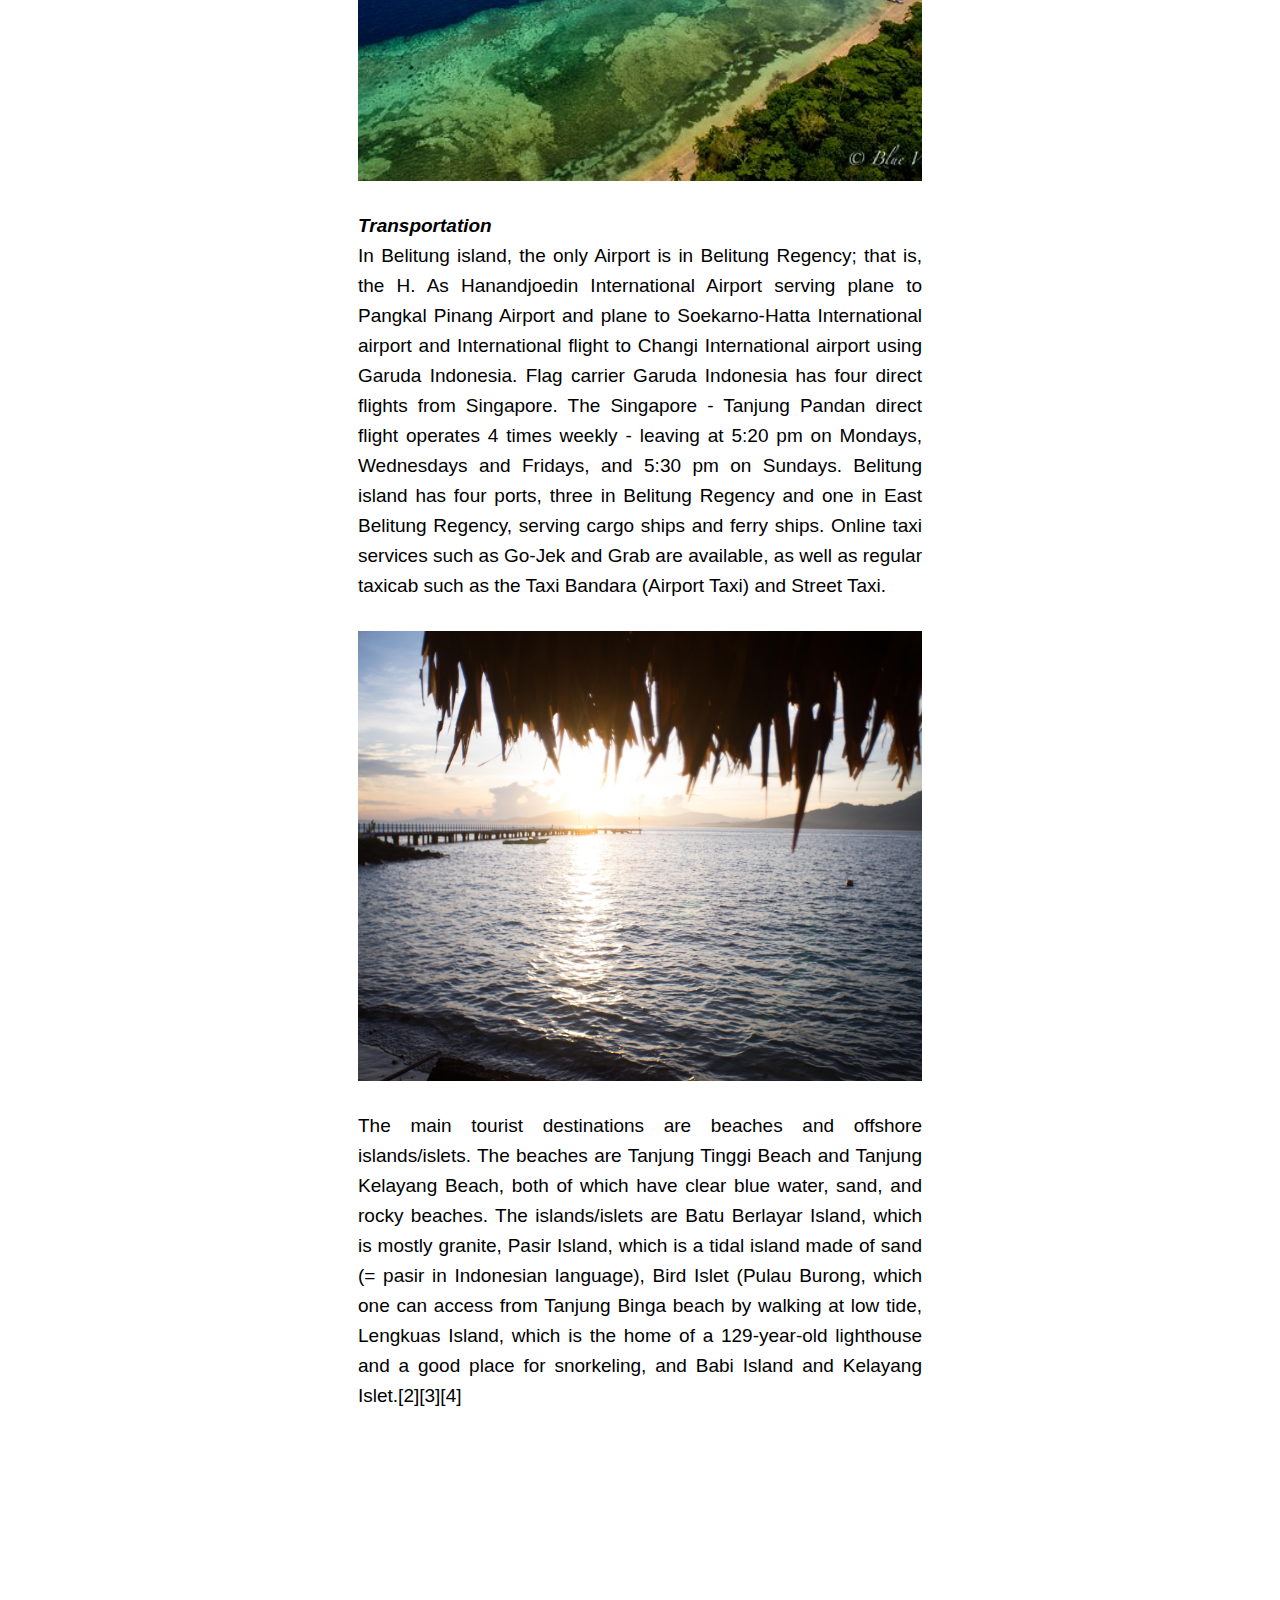
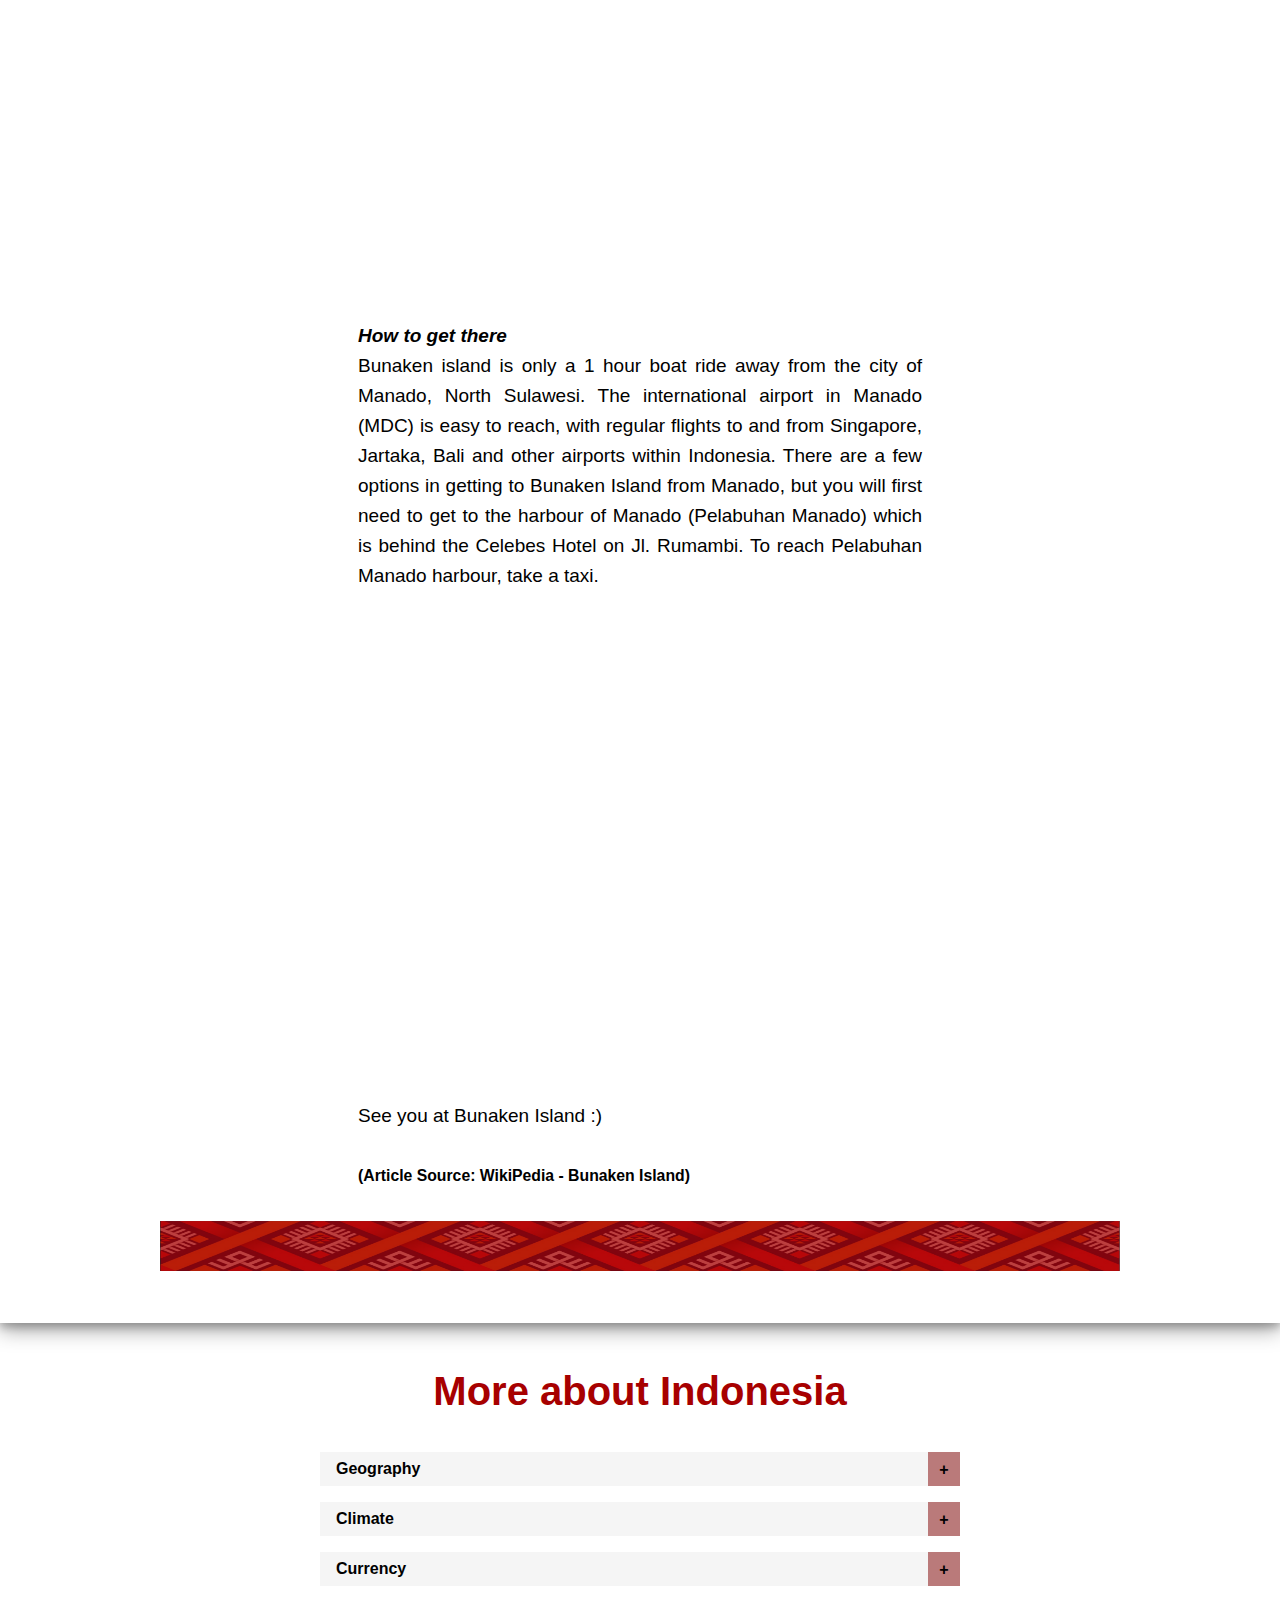
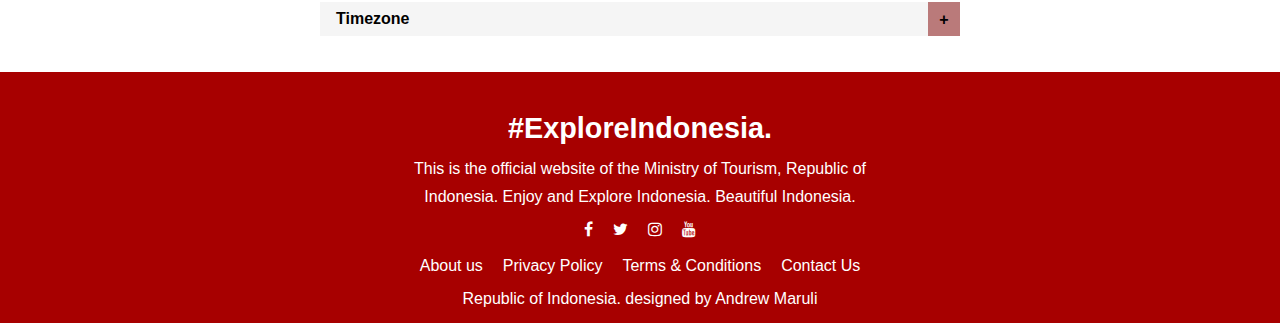
<file: html/bunakenisland.html>
<!DOCTYPE html>
<html>
<head>
    <meta charset="utf-8">
    <meta name="viewport" content="width=device-width, initial-scale=1">
    <title>Bunaken Island - Explore Indonesia</title>
    <!-- CSS -->
    <link rel="stylesheet" type="text/css" href="../css/indexstyle.css">
    <!-- iconsLibrary -->
    <link rel="stylesheet" href="https://cdnjs.cloudflare.com/ajax/libs/font-awesome/4.7.0/css/font-awesome.min.css">
    <!-- tab-icon -->
    <link rel="icon" href="../assets/photos/logo.png" type="image/gif" sizes="16x16">
</head>
    <body>
        <!-- <header> -->
        <header>
            <div class="container">
                <div class="logo">
                    <a href="../index.html"><img src="../assets/photos/finale0.png"></img></a>
                </div>    
                <ul>
                    <li><a href="../index.html">Home</a></li>
                    <li><a class="active" href="destination.html">Destination</a></li>
                </ul>
            </div>
        </header> 
        <br>
                   <!-- breadcrumb -->
                   <div class="container">
                    <ul class="breadcrumb">
                        <li><a href="../index.html">Home</a></li>
                        <li><a href="destination.html">Destination</a></li>
                        <li><a href="sulawesi.html">Sulawesi</a></li>
                        <li>Bunaken Island</li>
                      </ul>
                      </div>
                      <section class="container">
        <div class="slideshow-container">
            <div class="img-slides fade">
              <img src="../assets/photos/Bunaken/1 (1).jpg" style="width:100%;" height="580px">
            </div>
            
            <div class="img-slides fade">
              <img src="../assets/photos/Bunaken/1 (2).jpg" style="width:100%"  height="580px">
            </div>
            
            <div class="img-slides fade">
              <img src="../assets/photos/Bunaken/1 (3).jpg" style="width:100%"  height="580px">
            </div>

            <div class="img-slides fade">
                <img src="../assets/photos/Bunaken/1 (4).jpg" style="width:100%"  height="580px">
              </div>
            
            <a class="prev" onclick="plusSlides(-1)">&#10094;</a>
            <a class="next" onclick="plusSlides(1)">&#10095;</a>
            
            </div>
        </section> 
            <div style="text-align:center">
              <span class="dot" onclick="currentSlide(1)"></span> 
              <span class="dot" onclick="currentSlide(2)"></span> 
              <span class="dot" onclick="currentSlide(3)"></span>
              <span class="dot" onclick="currentSlide(4)"></span>  
            </div>             
                <!-- jsForSlideshow -->
                <script src="../js/home.js"></script>


    <!-- laketoba-body -->
    <div class="body-frame">
    <div class="sub-name container">
        <h3>Bunaken Island</h3>
        <h2>North Sulawesi, Indonesia</h2>
        <br>
        <hr>
        <br>
    </div>
    <div class="container dest-desc-bdy">
        <p>Belitung (or in English, Billiton) is an island on the east coast of Sumatra, Indonesia in the Java Sea. It covers 4,800.6 km2 (1,853.5 sq mi), 
          and had a population of 271,869 in 2014. Administratively, it forms part of the province of Bangka-Belitung Islands. 
          The island is known for its pepper and for its tin. It was in the possession of the United Kingdom from 1812 until Britain ceded control 
          of the island to the Netherlands in the Anglo-Dutch Treaty of 1824. Its main town is Tanjung Pandan. The United Nations Educational, 
          Scientific and Cultural Organization has declared 17 tourist attractions in the Belitung Geopark as world geoparks.</p>    
        <br>
          <img class="dest-desc-bdy lord" src="../assets/photos/Bunaken/1 (3).jpg" alt="" style="width:100%" height="450">
        <br>
        <h4>Transportation</h4>
        <p>In Belitung island, the only Airport is in Belitung Regency; that is, the H. As Hanandjoedin International Airport serving plane to Pangkal 
          Pinang Airport and plane to Soekarno-Hatta International airport and International flight to Changi International airport using Garuda Indonesia.
          Flag carrier Garuda Indonesia has four direct flights from Singapore. The Singapore - Tanjung Pandan direct flight operates 4 times weekly - 
          leaving at 5:20 pm on Mondays, Wednesdays and Fridays, and 5:30 pm on Sundays.
          Belitung island has four ports, three in Belitung Regency and one in East Belitung Regency, serving cargo ships and ferry ships.  
          Online taxi services such as Go-Jek and Grab are available, as well as regular taxicab such as the Taxi Bandara (Airport Taxi) and Street Taxi.</p>     
        <br>
          <img class="dest-desc-bdy lord" src="../assets/photos/Bunaken/1 (2).jpg" alt="" style="width:100%" height="450">
        <br>
        <p>The main tourist destinations are beaches and offshore islands/islets. The beaches are Tanjung Tinggi Beach and Tanjung Kelayang Beach, both of which have clear blue water, sand, and rocky beaches. The islands/islets are Batu Berlayar Island, which is mostly granite, Pasir Island, which is a tidal island made of sand (= pasir in Indonesian language), Bird Islet (Pulau Burong, which one can access from Tanjung Binga beach by walking at low tide, Lengkuas Island, which is the home of a 129-year-old lighthouse and a good place for snorkeling, and Babi Island and Kelayang Islet.[2][3][4]</p>     
        <br>
        <iframe width="100%" height="450" src="https://www.youtube.com/embed/XW5Op06q2yA" title="YouTube video player" frameborder="0" allow="accelerometer; autoplay; clipboard-write; encrypted-media; gyroscope; picture-in-picture" allowfullscreen></iframe>
        <br>
        <h4>How to get there</h4>
        <p>Bunaken island is only a 1 hour boat ride away from the city of Manado, North Sulawesi. The international airport in Manado (MDC) is easy to reach, with regular flights to and from Singapore, Jartaka, Bali and other airports within Indonesia.
          There are a few options in getting to Bunaken Island from Manado, but you will first need to get to the harbour of Manado (Pelabuhan Manado) which is behind the Celebes Hotel on Jl. Rumambi.
          To reach Pelabuhan Manado harbour, take a taxi.</p>
        <br>
        <iframe src="https://www.google.com/maps/embed?pb=!1m18!1m12!1m3!1d255083.2610956526!2d98.69588260360351!3d2.6110961956236394!2m3!1f0!2f0!3f0!3m2!1i1024!2i768!4f13.1!3m3!1m2!1s0x3031de07a843b6ad%3A0xc018edffa69c0d05!2sLake%20Toba!5e0!3m2!1sen!2sth!4v1619604430880!5m2!1sen!2sth" width="100%" height="450" style="border:0;" allowfullscreen="" loading="lazy"></iframe>
        <br>
        <p>See you at Bunaken Island :)</p>
        <br>
        <h5>(Article Source: <a href="https://en.wikipedia.org/wiki/Belitung" target="_blank">WikiPedia - Bunaken Island</a>)</h5>
        <br>
    </div>
           <!-- divider-section -->
           <section class="container divider">
            <div class="wel-container">
                  <img src="../assets/photos/dest.png" style="width:100%;" height="50px"></img>
                </div>
        </section>
</div>
    <br>
    <br>

                <!-- indonesiafact -->
                <section class="container dest-recomend">
                    <div class="section-name container">
                        <h3>More about Indonesia</h3>
                    </div>
                    <br>
                    <section class="acc-container">
                      
                      <div class="ac">
                        
                        <input class="ac-input" id="ac-1" name="ac-1" type="checkbox" />
                        <label class="ac-label ac-sub-label" for="ac-1">Geography</label>
                        
                        <article class="ac-text">
                          
                          <div class="ac-sub">
                            <input class="ac-input" id="ac-2" name="ac-2" type="checkbox" />
                            <label class="ac-label" for="ac-2">Description</label>
                            <article class="ac-sub-text">
                              <p>Indonesia is the largest archipelago in the world. It consists of five major islands and about 30 smaller groups. There are total number of 17,508 islands of which about 6000 are inhabited. Straddling equator, the archipelago is on a crossroads between two oceans, the Pacific and the Indian Ocean, and bridges two continents, Asia and Australia. Indonesia has many high mountains, the highest of which are over 4000 metres. Many of them are active volcanoes. There are tropical rainforests and jungles, as well as swampy mangrove areas. Indonesia’s most fertile land is on the island of Java.</p>
                              <br>
                              <p>Indonesia is a vast equatorial archipeago of 17,000 islands extending 5,150 kilometers (3,200 miles) east to west, between the Indian and Pacific Oceans in Southeast Asia. The largest islands are Sumatra, Java, Kalimantan (Indonesian Borneo), Sulawesi, and the Indonesian part of New Guinea (known as Papua or Irian Jaya). Islands are mountainous with dense rain forests, and some have active volcanoes. Most of the smaller islands belong to larger groups, like the Moluccas (Spice Islands).</p>
                              <br>
                              <p>The territory of the Republic of Indonesia stretches from 6°08′ N latitude to 11°15′ S latitude, and from 94°45′ E to 141°05′ E longitude. Total Area of Indonesia is 1,919,440 sq km (Land Area: 1,826,440 sq km; Water Area: 93,000 sq km). The five main islands are: Sumatra (473,606 sq. km); the most fertile and densely populated islands, Java/Madura (132,107 sq. km); Kalimantan, which comprises two-thirds of the island of Borneo (539,460 sq km); Sulawesi (189,216 sq km); and Irian Jaya (421,981 sq km), which is part of the world’s second largest island, New Guinea. Indonesia’s other islands are smaller in size.</p>   
                            </article>
                          </div>
                          
                          <div class="ac-sub">
                            <input class="ac-input" id="ac-3" name="ac-3" type="checkbox" />
                            <label class="ac-label" for="ac-3">Land Boundaries</label>
                            <article class="ac-sub-text">
                              <p>Lorem ipsum dolor sit amet consectetur adipisicing elit. Nulla dicta natus nostrum neque velit sequi commodi distinctio delectus odit autem, veniam officia reiciendis minima. Doloribus molestias eligendi aut explicabo. Corporis.</p>
                            </article>
                          </div>
                          
                        </article><!--/ac-text-->
                        
                      </div><!--/ac-->
      
                      <div class="ac">
                        
                        <input class="ac-input" id="ac-4" name="ac-4" type="checkbox" />
                        <label class="ac-label" for="ac-4">Climate</label>
                        
                        <article class="ac-text">
                          
                          <div class="ac-sub">
                            <input class="ac-input" id="ac-5" name="ac-5" type="checkbox" />
                            <label class="ac-label" for="ac-5">Kinds</label>
                            <article class="ac-sub-text">
                              <p>The extreme variations in rainfall are linked with the monsoons. Generally speaking, there is a dry season (June to September), and a rainy season (December to March). Western and northern parts of Indonesia experience the most precipitation, since the north- and westward-moving monsoon clouds are heavy with moisture by the time they reach these more distant regions. Western Sumatra, Java, Bali, the interiors of Kalimantan, Sulawesi, and Irian Jaya are the most predictably damp regions of Indonesia, with rainfall measuring more than 2,000 millimeters per year.</p>
                            </article>
                          </div>
                          
                          <div class="ac-sub">
                            <input class="ac-input" id="ac-6" name="ac-6" type="checkbox" />
                            <label class="ac-label" for="ac-6">Required Clothing</label>
                            <article class="ac-sub-text">
                              <p>Lightweight cotton clothing is advised throughout the year, with an umbrella or raincoat for sudden cloudbursts. A sweater is needed in the mountainous inland areas. No matter where you go, be prepared for high temperatures and humidity.</p>
                    
                    <p>The Martians, alarmed by the approach of a crowd, had killed a number of people with a quick-firing gun, so the story ran.  The telegram concluded with the words: "Formidable as they seem to be, the Martians have not moved from the pit into which they have fallen, and, indeed, seem incapable of doing so.  Probably this is due to the relative strength of the earth's gravitational energy."  On that last text their leader-writer expanded very comfortingly.</p>
                            </article>
                          </div>
                          
                        </article><!--/ac-text-->
                        
                      </div><!--/ac-->
      
                      <div class="ac">
                        
                        <input class="ac-input" id="ac-7" name="ac-7" type="checkbox" />
                        <label class="ac-label" for="ac-7">Currency</label>
                        
                        <article class="ac-text">
                          
                          <div class="ac-sub">
                            <input class="ac-input" id="ac-8" name="ac-8" type="checkbox" />
                            <label class="ac-label" for="ac-8">Currency Name</label>
                            <article class="ac-sub-text">
                              <p>The local currency of Indonesia is Rupiah (Rp). Bills come in denominations of Rp 500, 1000, 2000, 5000, 10.000, 20.000, 50.000, and 100.000. Coins come in denominations of Rp 25, 50, 100, 200, and 500. </p> <br>
                             </article>
                          </div>
                          
                          <div class="ac-sub">
                            <input class="ac-input" id="ac-9" name="ac-9" type="checkbox" />
                            <label class="ac-label" for="ac-9">How to get?</label>
                            <article class="ac-sub-text">
                              <p>Foreign currencies, either banknotes or travellers cheques, are easily exchanged at banks and money changers in major tourist destinations. Credit cards are accepted at most hotels and restaurants in main cities. It is advisable to carry sufficient amounts of Rupiah when traveling to smaller towns or outer provinces. </p><br>
                              <p>Indonesia maintains a liberal foreign exchange system and has few restrictions on transfers abroad, and in general freely allows conversions to and from foreign currencies. The Rupiah-Indonesian Currency-is linked to a basket of currencies of Indonesia’s major trading partners. The unitary exchange rate allows for fluctuation.</p>              
                            </article>
                          </div>
                          
                        </article><!--/ac-text-->
                        
                      </div><!--/ac-->
      
                      <div class="ac">
                        
                        <input class="ac-input" id="ac-10" name="ac-10" type="checkbox" />
                        <label class="ac-label" for="ac-10">Timezone</label>
                        
                        <article class="ac-text">
                          
                          <div class="ac-sub">
                            <input class="ac-input" id="ac-11" name="ac11" type="checkbox" />
                            <label class="ac-label" for="ac-11">Three Timezone?</label>
                            <article class="ac-sub-text">
                              <p>Sumatra, Java and West & Central Kalimantan are 7 hours ahead of Greenwich Mean Time (GMT+7)</p> <br>
                              <p>Bali, Nusa Tenggara, South & East Kalimantan and Sulawesi are 8 hours ahead of Greenwich Mean Time (GMT+8)</p> <br>
                              <p>Irian Jaya and Maluku are 9 hours ahead of Greenwich Mean Time (GMT+9)</p>                      
                            </article>
                          </div>
                        </article><!--/ac-text-->
                        
                      </div><!--/ac-->
                      </section>
                    </section>
                    <br>

      <!-- footer -->
      <footer>
        <div class="footer-cont">
            <h3>#ExploreIndonesia.</h3>
            <p>This is the official website of the Ministry of Tourism, Republic of Indonesia. Enjoy and Explore Indonesia. Beautiful Indonesia.</p>
        <ul class="sosmed">
            <li><a href="https://www.facebook.com/pesonaidtravel/" target="_blank"><i class="fa fa-facebook"></i></a></li>
            <li><a href="https://twitter.com/pesonaid_travel?s=09" target="_blank"><i class="fa fa-twitter"></i></a></li>
            <li><a href="https://www.instagram.com/pesonaid_travel/" target="_blank"><i class="fa fa-instagram"></i></a></li>
            <li><a href="https://www.youtube.com/channel/UCa-qfc1ByQfpiq7fqfoDg9w" target="_blank"><i class="fa fa-youtube"></i></a></li>
        </ul>
        <br>
        <ul class="sosmed">
            <li><a href="about.html">About us</a></li>
            <li><a href="privacy.html">Privacy Policy</a></li>
            <li><a href="termandcond.html">Terms & Conditions</a></li>
            <li><a href="contactus.html">Contact Us</a></li>
        </ul>
        <p>Republic of Indonesia. designed by Andrew Maruli</p>
        </div>
    </footer>
      
</body>
</html>
</file>
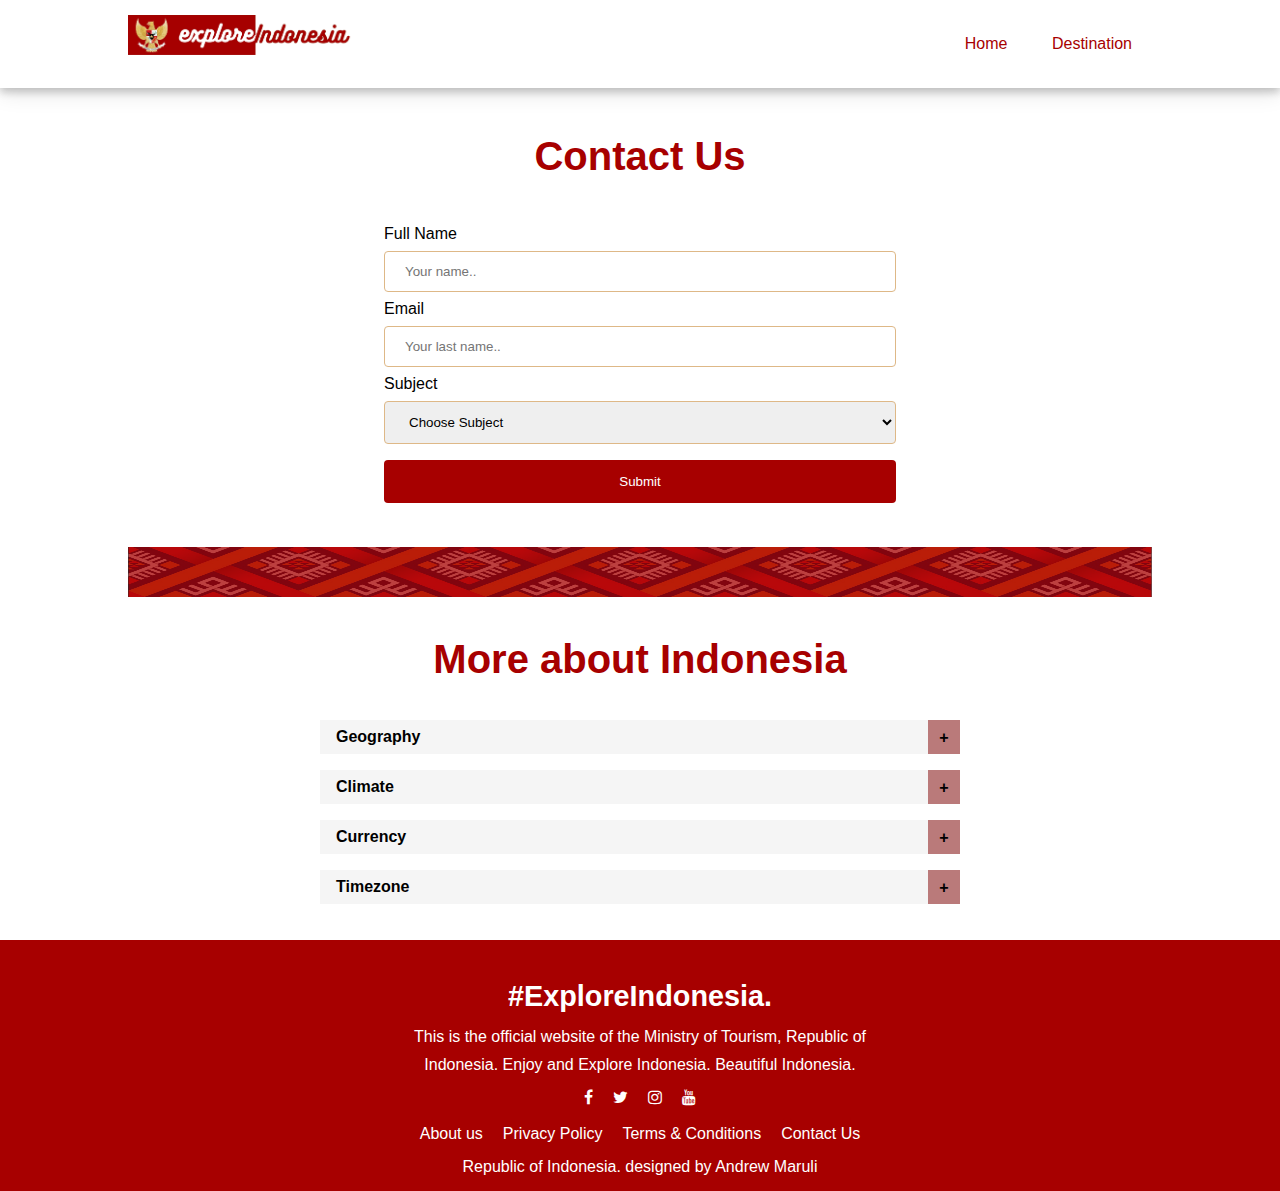
<file: html/contactus.html>
<!DOCTYPE html>
<html>
<head>
    <meta charset="utf-8">
    <meta name="viewport" content="width=device-width, initial-scale=1">
    <title>Contact Us - Explore Indonesia</title>
    <!-- CSS -->
    <link rel="stylesheet" type="text/css" href="../css/indexstyle.css">
    <!-- iconsLibrary -->
    <link rel="stylesheet" href="https://cdnjs.cloudflare.com/ajax/libs/font-awesome/4.7.0/css/font-awesome.min.css">
    <!-- tab-icon -->
    <link rel="icon" href="../assets/photos/logo.png" type="image/gif" sizes="16x16">
</head>
    <body>  
        <!-- <header> -->
        <header>
            <div class="container">
                <div class="logo">
                    <a href="../index.html"><img src="../assets/photos/finale0.png"></img></a>
                </div>    
                <ul>
                    <li><a href="../index.html">Home</a></li>
                    <li><a href="destination.html">Destination</a></li>
                </ul>
            </div>
        </header>
        <br>
        <br>
        <div class="section-name container">
            <h3>Contact Us  </h3>
        </div>
        <br>
        <div class="form-cont container">
            <br>
            <form action="#">
                <label for="fname">Full Name</label>
                <input type="text" id="fname" name="firstname" placeholder="Your name..">
            
                <label for="lname">Email</label>
                <input type="text" id="lname" name="lastname" placeholder="Your last name..">
            
                <label for="country">Subject</label>
                <select id="country" name="country">
                  <option value="australia">Choose Subject</option>
                  <option value="canada">Promotion</option>
                  <option value="usa">Question Regarding Affiliation</option>
                  <option value="canada">Question Regarding Website</option>
                  <option value="canada">Report</option>
                  <option value="canada">Impression Message</option>
                  <option value="usa">Other</option>
                <textarea name="message" id="message" cols="30" rows="10" placeholder="Type your Message .."></textarea>
                </select>
              
                <input type="submit" value="Submit">
              </form>
        
        </div>
            <br>
            <br>
                <!-- divider-section -->
                <section class="container divider">
                    <div class="wel-container">
                        <img src="../assets/photos/dest.png" style="width:100%;" height="50px"></img>
                    </div>
                </div>
            </section>
            <br>
             <!-- indonesiafact -->
             <section class="container dest-recomend">
                <div class="section-name container">
                    <h3>More about Indonesia</h3>
                </div>
                <br>
                <section class="acc-container">
                  
                  <div class="ac">
                    
                    <input class="ac-input" id="ac-1" name="ac-1" type="checkbox" />
                    <label class="ac-label ac-sub-label" for="ac-1">Geography</label>
                    
                    <article class="ac-text">
                      
                      <div class="ac-sub">
                        <input class="ac-input" id="ac-2" name="ac-2" type="checkbox" />
                        <label class="ac-label" for="ac-2">Description</label>
                        <article class="ac-sub-text">
                          <p>Indonesia is the largest archipelago in the world. It consists of five major islands and about 30 smaller groups. There are total number of 17,508 islands of which about 6000 are inhabited. Straddling equator, the archipelago is on a crossroads between two oceans, the Pacific and the Indian Ocean, and bridges two continents, Asia and Australia. Indonesia has many high mountains, the highest of which are over 4000 metres. Many of them are active volcanoes. There are tropical rainforests and jungles, as well as swampy mangrove areas. Indonesia’s most fertile land is on the island of Java.</p>
                          <br>
                          <p>Indonesia is a vast equatorial archipeago of 17,000 islands extending 5,150 kilometers (3,200 miles) east to west, between the Indian and Pacific Oceans in Southeast Asia. The largest islands are Sumatra, Java, Kalimantan (Indonesian Borneo), Sulawesi, and the Indonesian part of New Guinea (known as Papua or Irian Jaya). Islands are mountainous with dense rain forests, and some have active volcanoes. Most of the smaller islands belong to larger groups, like the Moluccas (Spice Islands).</p>
                          <br>
                          <p>The territory of the Republic of Indonesia stretches from 6°08′ N latitude to 11°15′ S latitude, and from 94°45′ E to 141°05′ E longitude. Total Area of Indonesia is 1,919,440 sq km (Land Area: 1,826,440 sq km; Water Area: 93,000 sq km). The five main islands are: Sumatra (473,606 sq. km); the most fertile and densely populated islands, Java/Madura (132,107 sq. km); Kalimantan, which comprises two-thirds of the island of Borneo (539,460 sq km); Sulawesi (189,216 sq km); and Irian Jaya (421,981 sq km), which is part of the world’s second largest island, New Guinea. Indonesia’s other islands are smaller in size.</p>   
                        </article>
                      </div>
                      
                      <div class="ac-sub">
                        <input class="ac-input" id="ac-3" name="ac-3" type="checkbox" />
                        <label class="ac-label" for="ac-3">Land Boundaries</label>
                        <article class="ac-sub-text">
                          <p>Lorem ipsum dolor sit amet consectetur adipisicing elit. Nulla dicta natus nostrum neque velit sequi commodi distinctio delectus odit autem, veniam officia reiciendis minima. Doloribus molestias eligendi aut explicabo. Corporis.</p>
                        </article>
                      </div>
                      
                    </article><!--/ac-text-->
                    
                  </div><!--/ac-->
  
                  <div class="ac">
                    
                    <input class="ac-input" id="ac-4" name="ac-4" type="checkbox" />
                    <label class="ac-label" for="ac-4">Climate</label>
                    
                    <article class="ac-text">
                      
                      <div class="ac-sub">
                        <input class="ac-input" id="ac-5" name="ac-5" type="checkbox" />
                        <label class="ac-label" for="ac-5">Kinds</label>
                        <article class="ac-sub-text">
                          <p>The extreme variations in rainfall are linked with the monsoons. Generally speaking, there is a dry season (June to September), and a rainy season (December to March). Western and northern parts of Indonesia experience the most precipitation, since the north- and westward-moving monsoon clouds are heavy with moisture by the time they reach these more distant regions. Western Sumatra, Java, Bali, the interiors of Kalimantan, Sulawesi, and Irian Jaya are the most predictably damp regions of Indonesia, with rainfall measuring more than 2,000 millimeters per year.</p>
                        </article>
                      </div>
                      
                      <div class="ac-sub">
                        <input class="ac-input" id="ac-6" name="ac-6" type="checkbox" />
                        <label class="ac-label" for="ac-6">Required Clothing</label>
                        <article class="ac-sub-text">
                          <p>Lightweight cotton clothing is advised throughout the year, with an umbrella or raincoat for sudden cloudbursts. A sweater is needed in the mountainous inland areas. No matter where you go, be prepared for high temperatures and humidity.</p>
                
                <p>The Martians, alarmed by the approach of a crowd, had killed a number of people with a quick-firing gun, so the story ran.  The telegram concluded with the words: "Formidable as they seem to be, the Martians have not moved from the pit into which they have fallen, and, indeed, seem incapable of doing so.  Probably this is due to the relative strength of the earth's gravitational energy."  On that last text their leader-writer expanded very comfortingly.</p>
                        </article>
                      </div>
                      
                    </article><!--/ac-text-->
                    
                  </div><!--/ac-->
  
                  <div class="ac">
                    
                    <input class="ac-input" id="ac-7" name="ac-7" type="checkbox" />
                    <label class="ac-label" for="ac-7">Currency</label>
                    
                    <article class="ac-text">
                      
                      <div class="ac-sub">
                        <input class="ac-input" id="ac-8" name="ac-8" type="checkbox" />
                        <label class="ac-label" for="ac-8">Currency Name</label>
                        <article class="ac-sub-text">
                          <p>The local currency of Indonesia is Rupiah (Rp). Bills come in denominations of Rp 500, 1000, 2000, 5000, 10.000, 20.000, 50.000, and 100.000. Coins come in denominations of Rp 25, 50, 100, 200, and 500. </p> <br>
                         </article>
                      </div>
                      
                      <div class="ac-sub">
                        <input class="ac-input" id="ac-9" name="ac-9" type="checkbox" />
                        <label class="ac-label" for="ac-9">How to get?</label>
                        <article class="ac-sub-text">
                          <p>Foreign currencies, either banknotes or travellers cheques, are easily exchanged at banks and money changers in major tourist destinations. Credit cards are accepted at most hotels and restaurants in main cities. It is advisable to carry sufficient amounts of Rupiah when traveling to smaller towns or outer provinces. </p><br>
                          <p>Indonesia maintains a liberal foreign exchange system and has few restrictions on transfers abroad, and in general freely allows conversions to and from foreign currencies. The Rupiah-Indonesian Currency-is linked to a basket of currencies of Indonesia’s major trading partners. The unitary exchange rate allows for fluctuation.</p>              
                        </article>
                      </div>
                      
                    </article><!--/ac-text-->
                    
                  </div><!--/ac-->
  
                  <div class="ac">
                    
                    <input class="ac-input" id="ac-10" name="ac-10" type="checkbox" />
                    <label class="ac-label" for="ac-10">Timezone</label>
                    
                    <article class="ac-text">
                      
                      <div class="ac-sub">
                        <input class="ac-input" id="ac-11" name="ac11" type="checkbox" />
                        <label class="ac-label" for="ac-11">Three Timezone?</label>
                        <article class="ac-sub-text">
                          <p>Sumatra, Java and West & Central Kalimantan are 7 hours ahead of Greenwich Mean Time (GMT+7)</p> <br>
                          <p>Bali, Nusa Tenggara, South & East Kalimantan and Sulawesi are 8 hours ahead of Greenwich Mean Time (GMT+8)</p> <br>
                          <p>Irian Jaya and Maluku are 9 hours ahead of Greenwich Mean Time (GMT+9)</p>                      
                        </article>
                      </div>
                    </article><!--/ac-text-->
                    
                  </div><!--/ac-->
                  </section>
                </section>
                <br>


        </div>

           
        <!-- footer -->
        <footer>
          <div class="footer-cont">
              <h3>#ExploreIndonesia.</h3>
              <p>This is the official website of the Ministry of Tourism, Republic of Indonesia. Enjoy and Explore Indonesia. Beautiful Indonesia.</p>
          <ul class="sosmed">
              <li><a href="https://www.facebook.com/pesonaidtravel/" target="_blank"><i class="fa fa-facebook"></i></a></li>
              <li><a href="https://twitter.com/pesonaid_travel?s=09" target="_blank"><i class="fa fa-twitter"></i></a></li>
              <li><a href="https://www.instagram.com/pesonaid_travel/" target="_blank"><i class="fa fa-instagram"></i></a></li>
              <li><a href="https://www.youtube.com/channel/UCa-qfc1ByQfpiq7fqfoDg9w" target="_blank"><i class="fa fa-youtube"></i></a></li>
          </ul>
          <br>
          <ul class="sosmed">
              <li><a href="about.html">About us</a></li>
              <li><a href="privacy.html">Privacy Policy</a></li>
              <li><a href="termandcond.html">Terms & Conditions</a></li>
              <li><a href="contactus.html">Contact Us</a></li>
          </ul>
          <p>Republic of Indonesia. designed by Andrew Maruli</p>
          </div>
      </footer>
          
    </body>
</html>
</file>
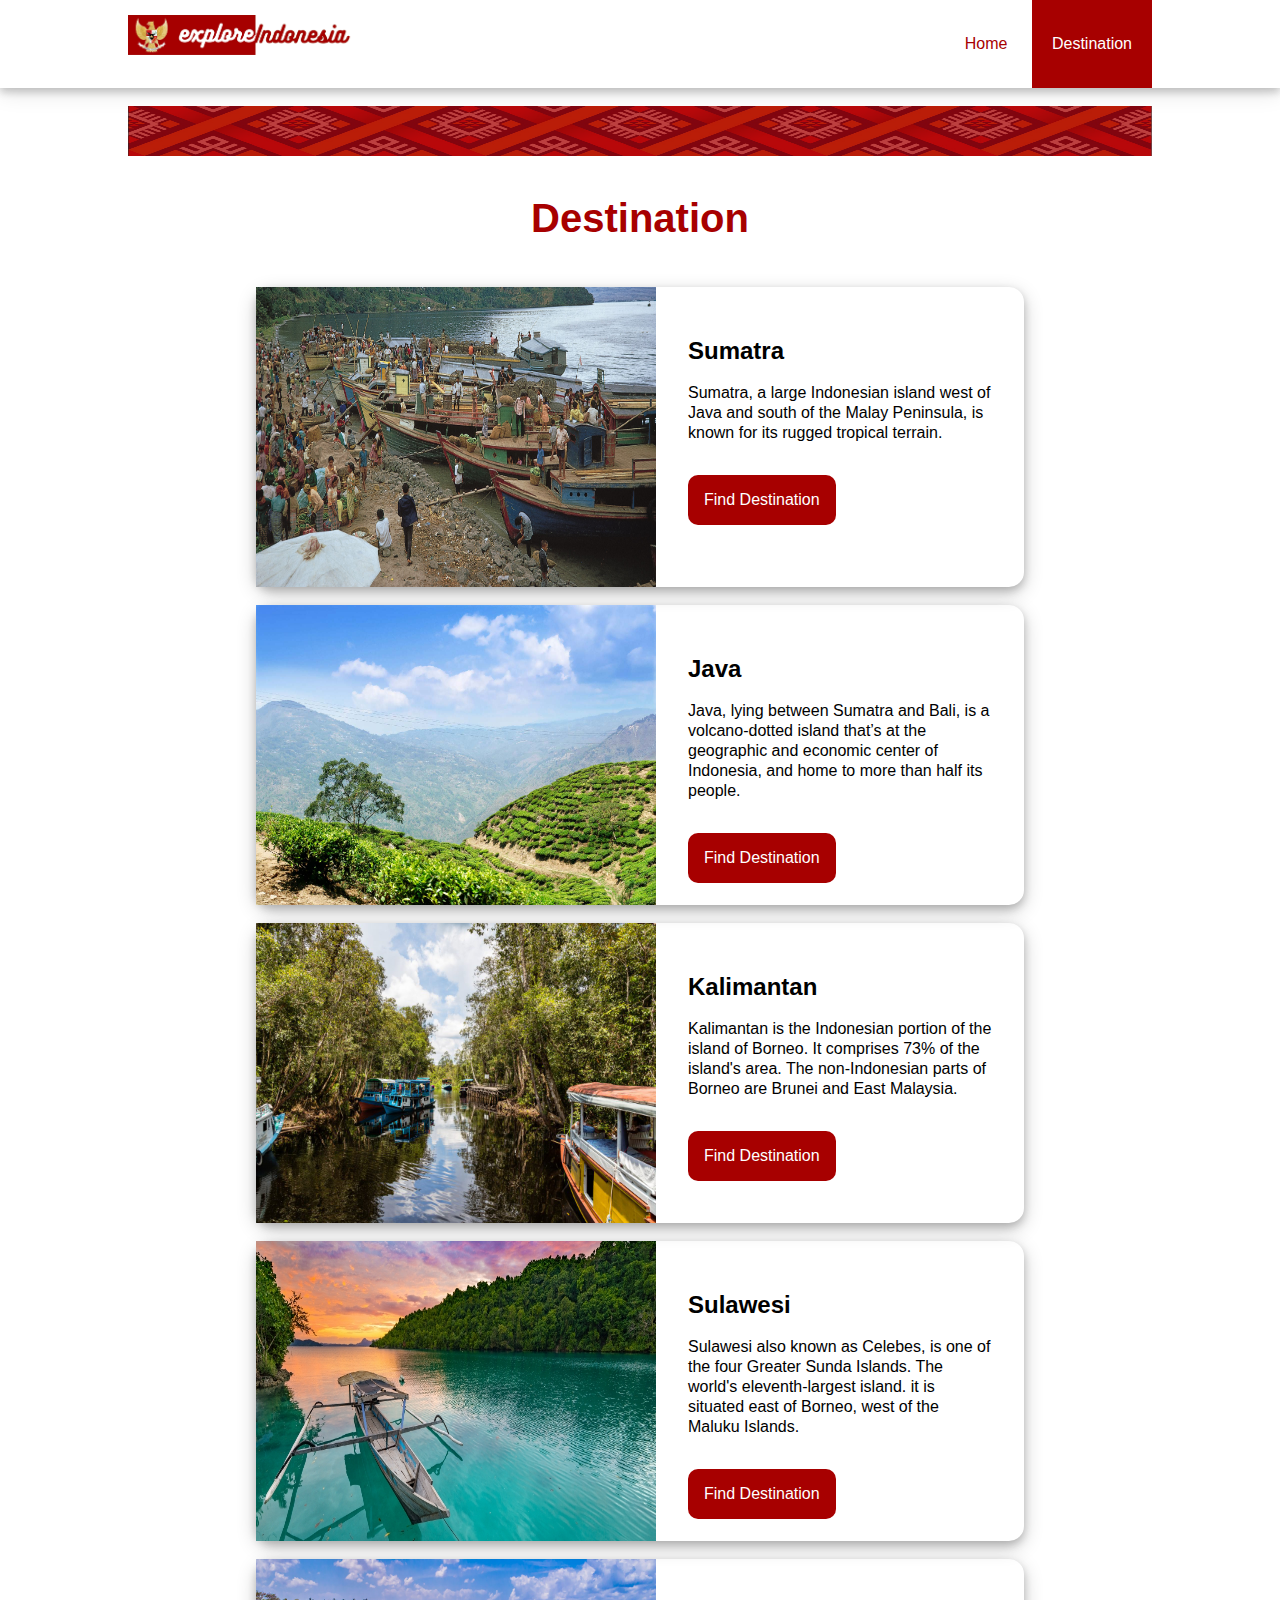
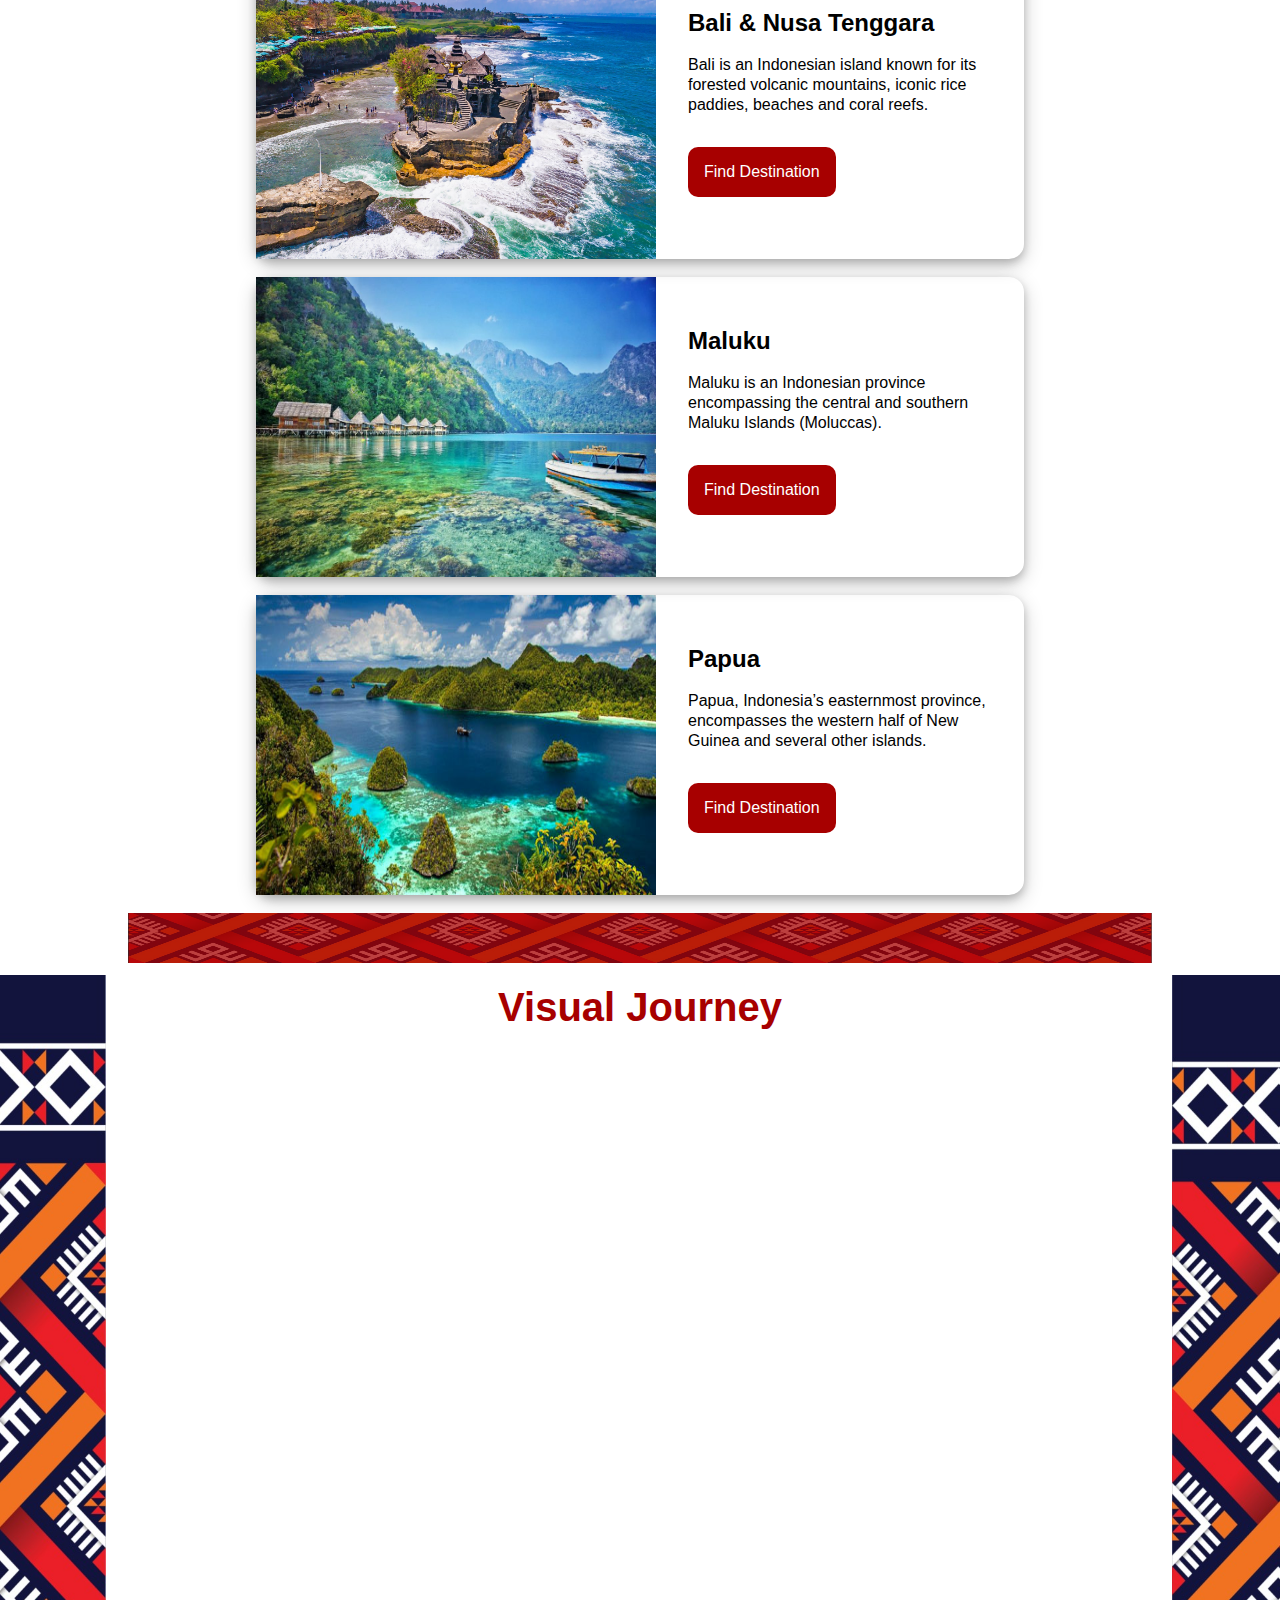
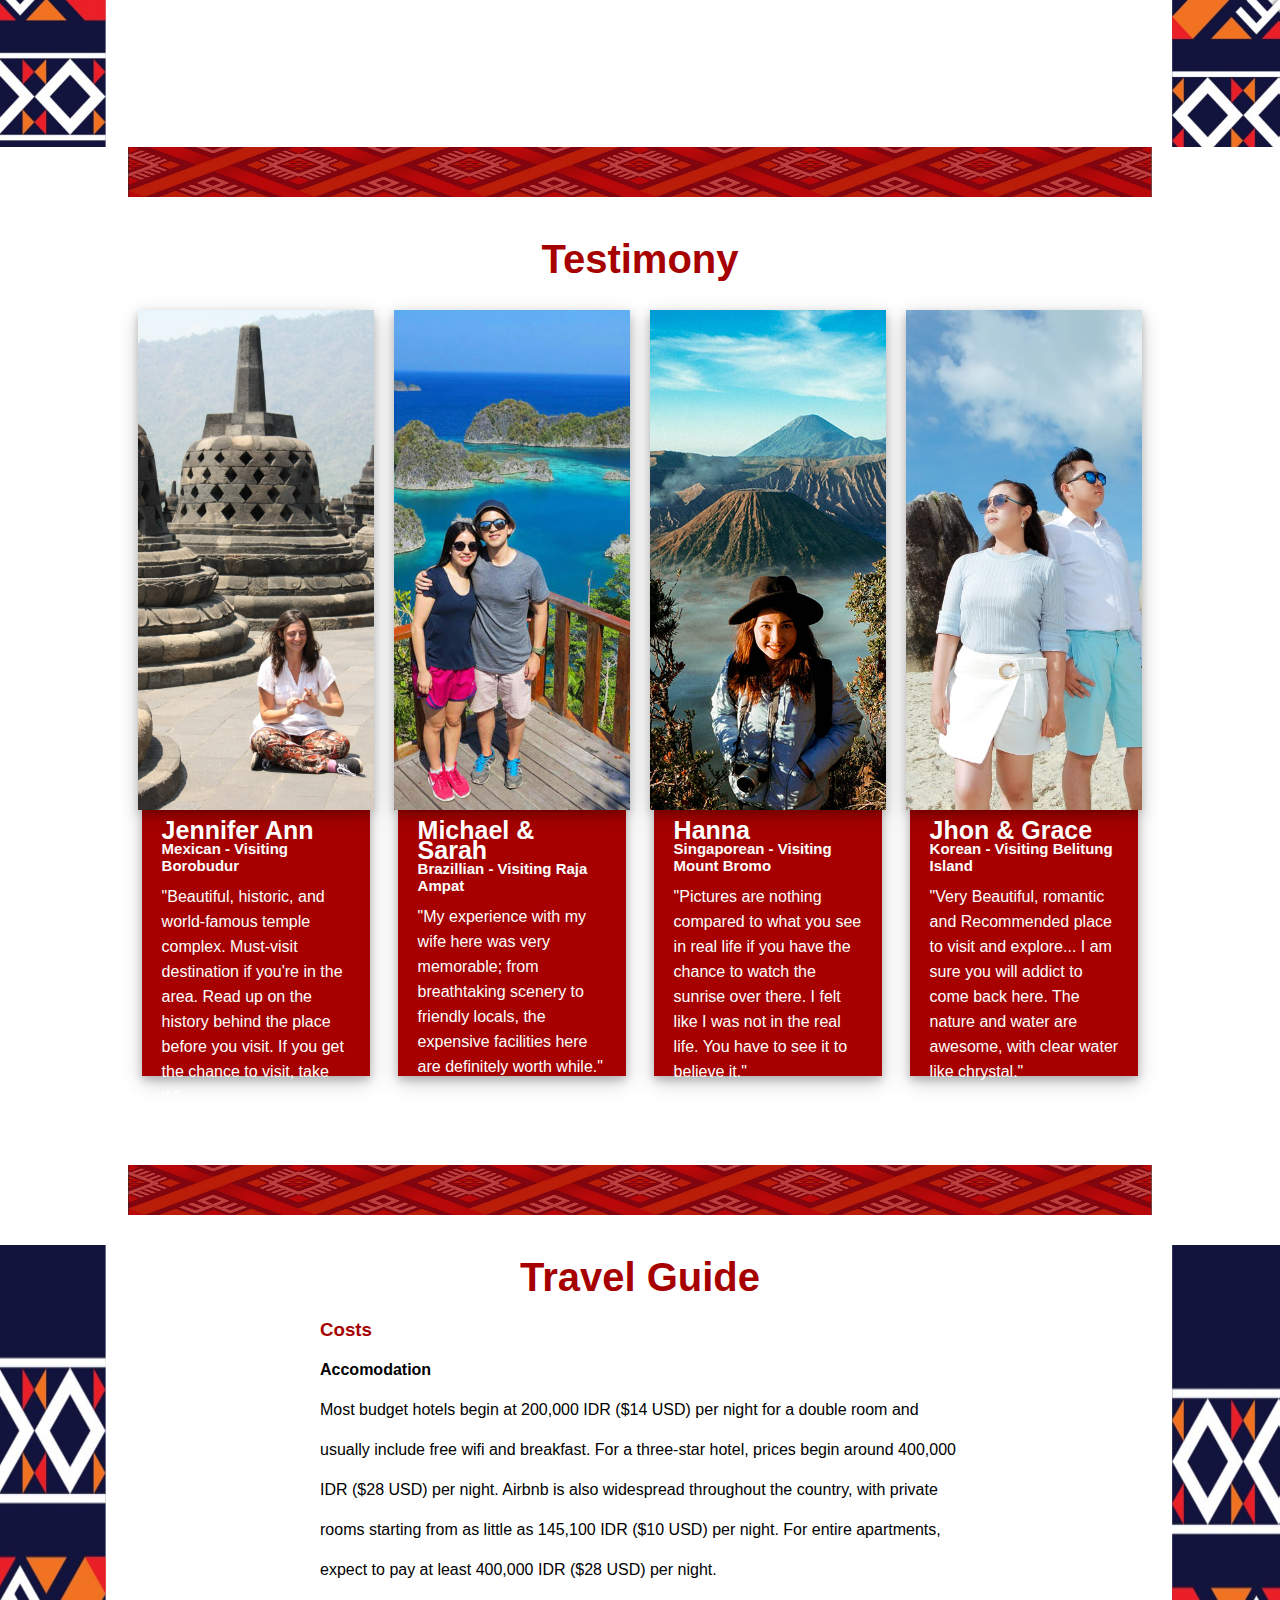
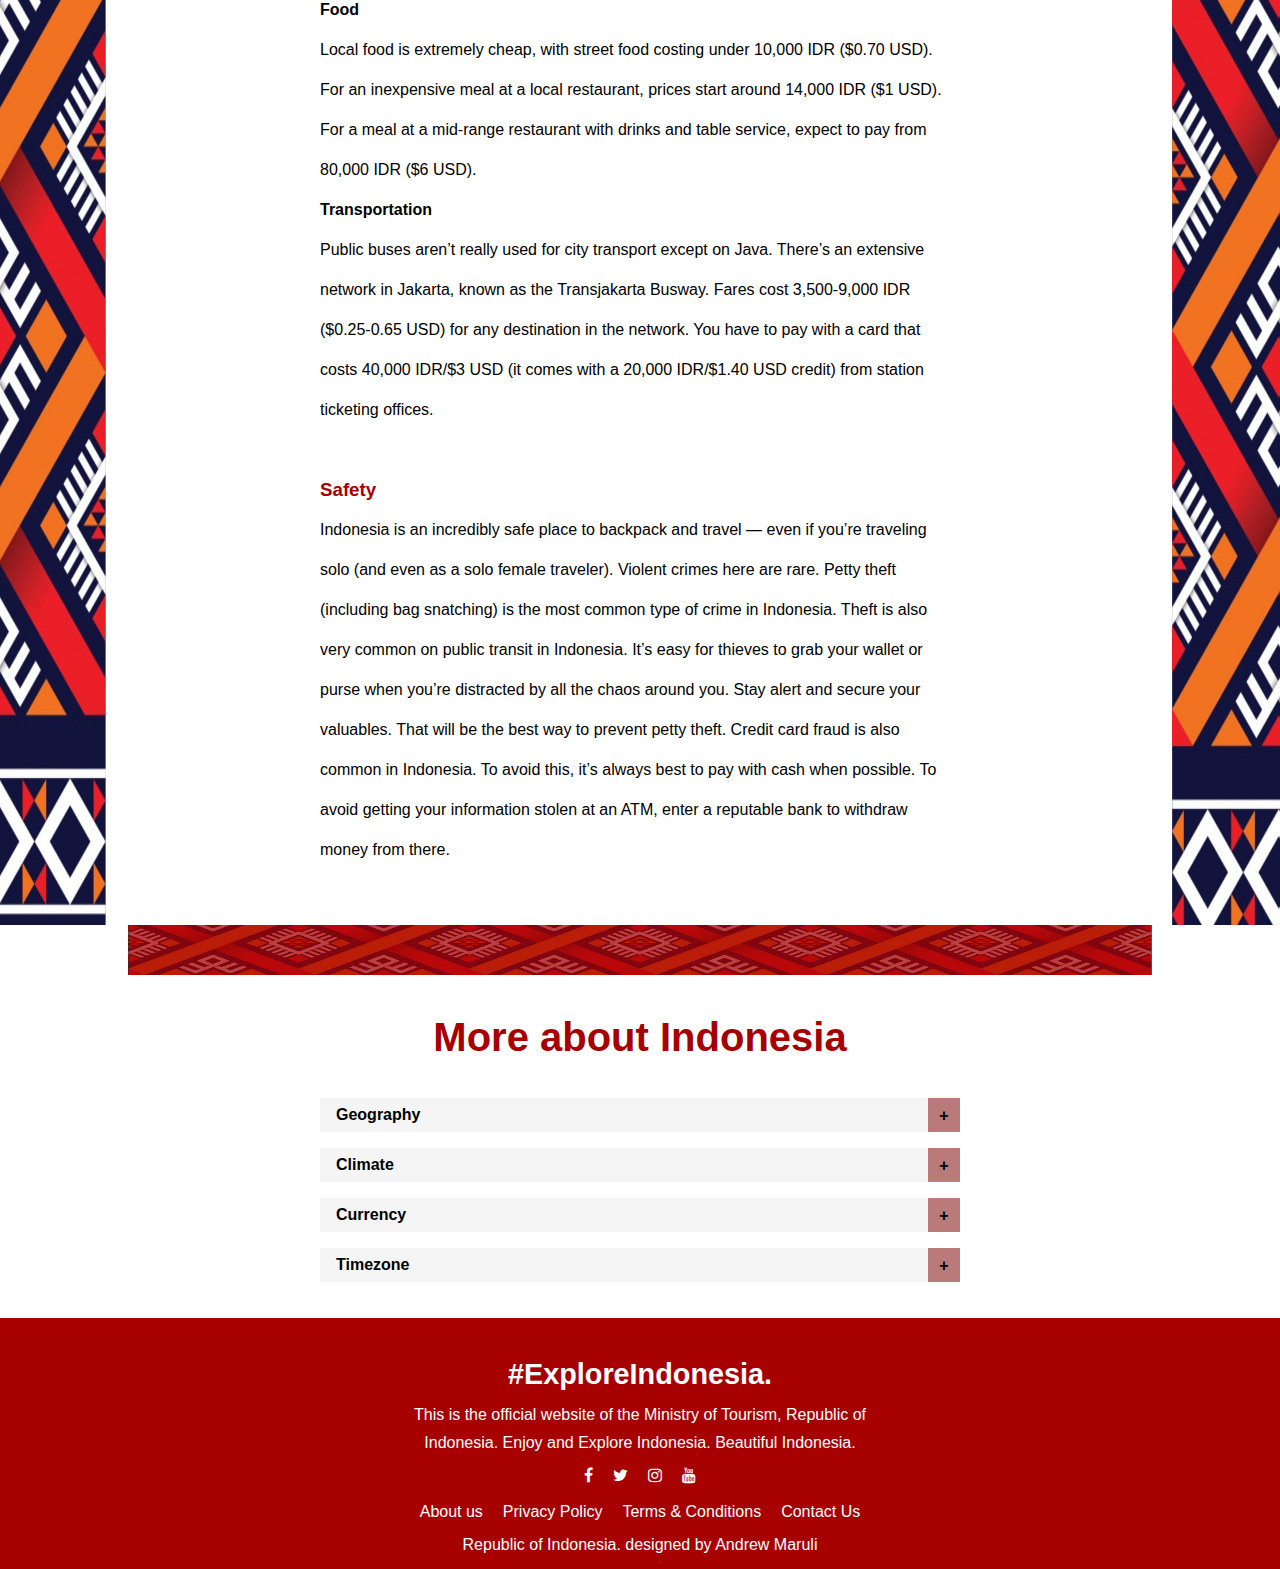
<file: html/destination.html>
<!DOCTYPE html>
<html>
<head>
    <meta charset="utf-8">
    <meta name="viewport" content="width=device-width, initial-scale=1">
    <title>Destination - Explore Indonesia</title>
    <!-- CSS -->
    <link rel="stylesheet" type="text/css" href="../css/indexstyle.css">
    <!-- iconsLibrary -->
    <link rel="stylesheet" href="https://cdnjs.cloudflare.com/ajax/libs/font-awesome/4.7.0/css/font-awesome.min.css">
    <!-- tab-icon -->
    <link rel="icon" href="../assets/photos/logo.png" type="image/gif" sizes="16x16">
</head>
    <body>
        <!-- <header> -->
        <header>
            <div class="container">
                <div class="logo">
                    <a href="../index.html"><img src="../assets/photos/finale0.png"></img></a>
                </div>    
                <ul>
                    <li><a href="../index.html">Home</a></li>
                    <li><a class="active" href="destination.html">Destination</a></li>
                </ul>
            </div>
        </header>
        <br>
                <!-- divider-section -->
                <section class="container divider">
                    <div class="wel-container">
                          <img src="../assets/photos/dest.png" style="width:100%;" height="50px"></img>
                    </div>
                </div>
                </section>
                <br>

                <!-- select regions -->
                <div class="section-name container">
                  <h3>Destination</h3>
              </div>
              <br>
              <br>
              <div class="container wide-card">
                  <div class="card-img">
                          <img src="../assets/photos/sumatra.jpg" alt="sumatra" width="400">
                  </div>
                  <div class="card-cont">
                       <br>
                       <h2 class="blog-title">Sumatra</h2>
                       <br>
                       <p class="excerpt">Sumatra, a large Indonesian island west of Java and south of the Malay Peninsula, is known for its rugged tropical terrain.</p>
      
                       <div class="blog-cta">
                           <a href="sumatra.html" class="button">Find Destination</a>
                       </div>
                  </div>
              </div>
              <br>
              <div class="container wide-card">
                <div class="card-img">
                        <img src="../assets/photos/java.jpg" alt="java" width="400">
                </div>
                
                <div class="card-cont">
                     <br>
                     <h2 class="blog-title">Java</h2>
                     <br>
                     <p class="excerpt">Java, lying between Sumatra and Bali, is a volcano-dotted island that’s at the geographic and economic center of Indonesia, and home to more than half its people.</p>
      
                     <div class="blog-cta">
                         <a href="java.html" class="button">Find Destination</a>
                     </div>
                </div>
            </div>
            <br>
            <div class="container wide-card">
              <div class="card-img">
                      <img src="../assets/photos/Borneo_Kalimantanriver_lowres.jpg" alt="kalimantan" width="400">
              </div>
              <div class="card-cont">
                   <br>
                   <h2 class="blog-title">Kalimantan</h2>
                   <br>
                   <p class="excerpt">Kalimantan is the Indonesian portion of the island of Borneo. It comprises 73% of the island's area. The non-Indonesian parts of Borneo are Brunei and East Malaysia.</p>
      
                   <div class="blog-cta">
                       <a href="kalimantan.html" class="button">Find Destination</a>
                   </div>
              </div>
          </div>
          <br>
          <div class="container wide-card">
            <div class="card-img">
                    <img src="../assets/photos/sulawesi.jpg" alt="sulawesi" width="400">
            </div>
            <div class="card-cont">
                 <br>
                 <h2 class="blog-title">Sulawesi</h2>
                 <br>
                 <p class="excerpt">Sulawesi also known as Celebes, is one of the four Greater Sunda Islands. The world's eleventh-largest island.  it is situated east of Borneo, west of the Maluku Islands.</p>
      
                 <div class="blog-cta">
                     <a href="sulawesi.html" class="button">Find Destination</a>
                 </div>
            </div>
        </div>
        <br>
        <div class="container wide-card">
          <div class="card-img">
                  <img src="../assets/photos/balinih.jpg" alt="bali" width="400">
          </div>
          <div class="card-cont">
               <br>
               <h2 class="blog-title">Bali & Nusa Tenggara</h2>
               <br>
               <p class="excerpt">Bali is an Indonesian island known for its forested volcanic mountains, iconic rice paddies, beaches and coral reefs.</p>
      
               <div class="blog-cta">
                   <a href="balinusa.html" class="button">Find Destination</a>
               </div>
          </div>
      </div>
      <br>
      <div class="container wide-card">
        <div class="card-img">
                <img src="../assets/photos/maluku.jpg" alt="maluku" width="400">
        </div>
        <div class="card-cont">
             <br>
             <h2 class="blog-title">Maluku</h2>
             <br>
             <p class="excerpt">Maluku is an Indonesian province encompassing the central and southern Maluku Islands (Moluccas).</p>
      
             <div class="blog-cta">
                 <a href="maluku.html" class="button">Find Destination</a>
             </div>
        </div>
      </div>
      <br>
      <div class="container wide-card">
        <div class="card-img">
                <img src="../assets/photos/papua.jpg" alt="papua" width="400">
        </div>
        <div class="card-cont">
             <br>
             <h2 class="blog-title">Papua</h2>
             <br>
             <p class="excerpt">Papua, Indonesia’s easternmost province, encompasses the western half of New Guinea and several other islands.</p>
      
             <div class="blog-cta">
                 <a href="papua.html" class="button">Find Destination</a>
             </div>
        </div>
      </div>
      <br>

      <!-- divider-section -->
      <section class="container divider">
        <div class="wel-container">
              <img src="../assets/photos/dest.png" style="width:100%;" height="50px"></img>
        </div>
    </div>
    </section>

        <!-- inspirations -->
        <section class=bdy-bg-image>
        <div class="section-name container">
            <h3>Visual Journey</h3>
        </div>
        <br>
        <section class="container ins-videos">
            <iframe class="dest1" width="495" height="315" src="https://www.youtube.com/embed/ojQbArbuN4E" title="YouTube video player" frameborder="0" allow="accelerometer; autoplay; clipboard-write; encrypted-media; gyroscope; picture-in-picture" allowfullscreen></iframe>
            <iframe class="dest2" width="495" height="315" src="https://www.youtube.com/embed/aNi1klXgczk" title="YouTube video player" frameborder="0" allow="accelerometer; autoplay; clipboard-write; encrypted-media; gyroscope; picture-in-picture" allowfullscreen></iframe>
            <iframe class="dest3" width="495" height="315" src="https://www.youtube.com/embed/Zpo4CCYjDb4" title="YouTube video player" frameborder="0" allow="accelerometer; autoplay; clipboard-write; encrypted-media; gyroscope; picture-in-picture" allowfullscreen></iframe>
        </section>
        <br>
        <br>
    </section>  
         <!-- divider-section -->
         <section class="container divider">
            <div class="wel-container">
                  <img src="../assets/photos/dest.png" style="width:100%;" height="50px"></img>
            </div>
        </div>
        </section>
        <br>

        <!-- testimony -->
        <div class="section-name container">
            <h3>Testimony</h3>
        </div>
        <br>
        <div class="container">
            <div class="box">
                <div class="card">
                    <div class="imgs">
                        <img src="../assets/photos/tourist5.jpg" alt="tourist-pp">
                    </div>
                    <div class="content">
                        <div class="title">Jennifer Ann</div>
                        <div class="title-count">Mexican - Visiting Borobudur</div>
                        <p>"Beautiful, historic, and world-famous temple complex. Must-visit destination if you're in the area. Read up on the history behind the place before you visit. If you get the chance to visit, take it."</p>
                    </div>
                </div>
                <div class="card">
                    <div class="imgs">
                        <img src="../assets/photos/tourist2.jpg" alt="tourist-pp">
                    </div>
                    <div class="content">
                        <div class="title">Michael & Sarah</div>
                        <div class="title-count">Brazillian - Visiting Raja Ampat</div>
                        <p> "My experience with my wife here was very memorable; from breathtaking scenery to friendly locals, the expensive facilities here are definitely worth while."</p>
                    </div>
                </div>
                <div class="card">
                    <div class="imgs">
                        <img src="../assets/photos/tourist3.jpg" alt="tourist-pp">
                    </div>
                    <div class="content">
                        <div class="title">Hanna</div>
                        <div class="title-count">Singaporean - Visiting Mount Bromo</div>
                        <p>"Pictures are nothing compared to what you see in real life if you have the chance to watch the sunrise over there. I felt like I was not in the real life. You have to see it to believe it."
                        </p>
                    </div>
                </div>
                <div class="card">
                    <div class="imgs">
                        <img src="../assets/photos/tourist4.jpg" alt="tourist-pp">
                    </div>
                    <div class="content">
                        <div class="title">Jhon & Grace</div>
                        <div class="title-count">Korean - Visiting Belitung Island </div>
                        <p>"Very Beautiful, romantic and Recommended place to visit and explore... I am sure you will addict to come back here. The nature and water are awesome, with clear water like chrystal."</p>
                    </div>
                </div>
            </div>
        </div>
        <br>
        <br>
          <!-- divider-section -->
          <section class="container divider">
            <div class="wel-container">
                  <img src="../assets/photos/dest.png" style="width:100%;" height="50px"></img>
            </div>
        </div>
        </section>
        <br>
    
        <!-- trv-guide -->
<section class=bdy-bg-image>
        <div class="section-name container">
            <h3>Travel Guide</h3>
        </div>
        <div class="guide-cont container">
            <h3>Costs</h3>
            <h4>Accomodation</h4>
            <p>Most budget hotels begin at 200,000 IDR ($14 USD) per night for a double room and usually include free wifi and breakfast. For a three-star hotel, prices begin around 400,000 IDR ($28 USD) per night. Airbnb is also widespread throughout the country, with private rooms starting from as little as 145,100 IDR ($10 USD) per night. For entire apartments, expect to pay at least 400,000 IDR ($28 USD) per night.</p>
            <h4>Food</h4>
            <p>Local food is extremely cheap, with street food costing under 10,000 IDR ($0.70 USD). For an inexpensive meal at a local restaurant, prices start around 14,000 IDR ($1 USD). For a meal at a mid-range restaurant with drinks and table service, expect to pay from 80,000 IDR ($6 USD).</p>
            <h4>Transportation</h4>
            <p>Public buses aren’t really used for city transport except on Java. There’s an extensive network in Jakarta, known as the Transjakarta Busway. Fares cost 3,500-9,000 IDR ($0.25-0.65 USD) for any destination in the network. You have to pay with a card that costs 40,000 IDR/$3 USD (it comes with a 20,000 IDR/$1.40 USD credit) from station ticketing offices.</p>
            <br>
            <h3>Safety</h3>
            <p>Indonesia is an incredibly safe place to backpack and travel — even if you’re traveling solo (and even as a solo female traveler). Violent crimes here are rare. Petty theft (including bag snatching) is the most common type of crime in Indonesia. Theft is also very common on public transit in Indonesia. It’s easy for thieves to grab your wallet or purse when you’re distracted by all the chaos around you. Stay alert and secure your valuables. That will be the best way to prevent petty theft.
              Credit card fraud is also common in Indonesia. To avoid this, it’s always best to pay with cash when possible. To avoid getting your information stolen at an ATM, enter a reputable bank to withdraw money from there.</p>
              <br>
            </div>
    </section>
                 <!-- divider-section -->
                 <section class="container divider">
                    <div class="wel-container">
                          <img src="../assets/photos/dest.png" style="width:100%;" height="50px"></img>
                    </div>
                </div>
                </section>
                <br>
                                        <!-- indonesiafact -->
            <section class="container dest-recomend">
                <div class="section-name container">
                    <h3>More about Indonesia</h3>
                </div>
                <br>
                <section class="acc-container">
                  
                  <div class="ac">
                    
                    <input class="ac-input" id="ac-1" name="ac-1" type="checkbox" />
                    <label class="ac-label ac-sub-label" for="ac-1">Geography</label>
                    
                    <article class="ac-text">
                      
                      <div class="ac-sub">
                        <input class="ac-input" id="ac-2" name="ac-2" type="checkbox" />
                        <label class="ac-label" for="ac-2">Description</label>
                        <article class="ac-sub-text">
                          <p>Indonesia is the largest archipelago in the world. It consists of five major islands and about 30 smaller groups. There are total number of 17,508 islands of which about 6000 are inhabited. Straddling equator, the archipelago is on a crossroads between two oceans, the Pacific and the Indian Ocean, and bridges two continents, Asia and Australia. Indonesia has many high mountains, the highest of which are over 4000 metres. Many of them are active volcanoes. There are tropical rainforests and jungles, as well as swampy mangrove areas. Indonesia’s most fertile land is on the island of Java.</p>
                          <br>
                          <p>Indonesia is a vast equatorial archipeago of 17,000 islands extending 5,150 kilometers (3,200 miles) east to west, between the Indian and Pacific Oceans in Southeast Asia. The largest islands are Sumatra, Java, Kalimantan (Indonesian Borneo), Sulawesi, and the Indonesian part of New Guinea (known as Papua or Irian Jaya). Islands are mountainous with dense rain forests, and some have active volcanoes. Most of the smaller islands belong to larger groups, like the Moluccas (Spice Islands).</p>
                          <br>
                          <p>The territory of the Republic of Indonesia stretches from 6°08′ N latitude to 11°15′ S latitude, and from 94°45′ E to 141°05′ E longitude. Total Area of Indonesia is 1,919,440 sq km (Land Area: 1,826,440 sq km; Water Area: 93,000 sq km). The five main islands are: Sumatra (473,606 sq. km); the most fertile and densely populated islands, Java/Madura (132,107 sq. km); Kalimantan, which comprises two-thirds of the island of Borneo (539,460 sq km); Sulawesi (189,216 sq km); and Irian Jaya (421,981 sq km), which is part of the world’s second largest island, New Guinea. Indonesia’s other islands are smaller in size.</p>   
                        </article>
                      </div>
                      
                      <div class="ac-sub">
                        <input class="ac-input" id="ac-3" name="ac-3" type="checkbox" />
                        <label class="ac-label" for="ac-3">Land Boundaries</label>
                        <article class="ac-sub-text">
                          <p>Lorem ipsum dolor sit amet consectetur adipisicing elit. Nulla dicta natus nostrum neque velit sequi commodi distinctio delectus odit autem, veniam officia reiciendis minima. Doloribus molestias eligendi aut explicabo. Corporis.</p>
                        </article>
                      </div>
                      
                    </article><!--/ac-text-->
                    
                  </div><!--/ac-->
  
                  <div class="ac">
                    
                    <input class="ac-input" id="ac-4" name="ac-4" type="checkbox" />
                    <label class="ac-label" for="ac-4">Climate</label>
                    
                    <article class="ac-text">
                      
                      <div class="ac-sub">
                        <input class="ac-input" id="ac-5" name="ac-5" type="checkbox" />
                        <label class="ac-label" for="ac-5">Kinds</label>
                        <article class="ac-sub-text">
                          <p>The extreme variations in rainfall are linked with the monsoons. Generally speaking, there is a dry season (June to September), and a rainy season (December to March). Western and northern parts of Indonesia experience the most precipitation, since the north- and westward-moving monsoon clouds are heavy with moisture by the time they reach these more distant regions. Western Sumatra, Java, Bali, the interiors of Kalimantan, Sulawesi, and Irian Jaya are the most predictably damp regions of Indonesia, with rainfall measuring more than 2,000 millimeters per year.</p>
                        </article>
                      </div>
                      
                      <div class="ac-sub">
                        <input class="ac-input" id="ac-6" name="ac-6" type="checkbox" />
                        <label class="ac-label" for="ac-6">Required Clothing</label>
                        <article class="ac-sub-text">
                          <p>Lightweight cotton clothing is advised throughout the year, with an umbrella or raincoat for sudden cloudbursts. A sweater is needed in the mountainous inland areas. No matter where you go, be prepared for high temperatures and humidity.</p>
                
                <p>The Martians, alarmed by the approach of a crowd, had killed a number of people with a quick-firing gun, so the story ran.  The telegram concluded with the words: "Formidable as they seem to be, the Martians have not moved from the pit into which they have fallen, and, indeed, seem incapable of doing so.  Probably this is due to the relative strength of the earth's gravitational energy."  On that last text their leader-writer expanded very comfortingly.</p>
                        </article>
                      </div>
                      
                    </article><!--/ac-text-->
                    
                  </div><!--/ac-->
  
                  <div class="ac">
                    
                    <input class="ac-input" id="ac-7" name="ac-7" type="checkbox" />
                    <label class="ac-label" for="ac-7">Currency</label>
                    
                    <article class="ac-text">
                      
                      <div class="ac-sub">
                        <input class="ac-input" id="ac-8" name="ac-8" type="checkbox" />
                        <label class="ac-label" for="ac-8">Currency Name</label>
                        <article class="ac-sub-text">
                          <p>The local currency of Indonesia is Rupiah (Rp). Bills come in denominations of Rp 500, 1000, 2000, 5000, 10.000, 20.000, 50.000, and 100.000. Coins come in denominations of Rp 25, 50, 100, 200, and 500. </p> <br>
                         </article>
                      </div>
                      
                      <div class="ac-sub">
                        <input class="ac-input" id="ac-9" name="ac-9" type="checkbox" />
                        <label class="ac-label" for="ac-9">How to get?</label>
                        <article class="ac-sub-text">
                          <p>Foreign currencies, either banknotes or travellers cheques, are easily exchanged at banks and money changers in major tourist destinations. Credit cards are accepted at most hotels and restaurants in main cities. It is advisable to carry sufficient amounts of Rupiah when traveling to smaller towns or outer provinces. </p><br>
                          <p>Indonesia maintains a liberal foreign exchange system and has few restrictions on transfers abroad, and in general freely allows conversions to and from foreign currencies. The Rupiah-Indonesian Currency-is linked to a basket of currencies of Indonesia’s major trading partners. The unitary exchange rate allows for fluctuation.</p>              
                        </article>
                      </div>
                      
                    </article><!--/ac-text-->
                    
                  </div><!--/ac-->
  
                  <div class="ac">
                    
                    <input class="ac-input" id="ac-10" name="ac-10" type="checkbox" />
                    <label class="ac-label" for="ac-10">Timezone</label>
                    
                    <article class="ac-text">
                      
                      <div class="ac-sub">
                        <input class="ac-input" id="ac-11" name="ac11" type="checkbox" />
                        <label class="ac-label" for="ac-11">Three Timezone?</label>
                        <article class="ac-sub-text">
                          <p>Sumatra, Java and West & Central Kalimantan are 7 hours ahead of Greenwich Mean Time (GMT+7)</p> <br>
                          <p>Bali, Nusa Tenggara, South & East Kalimantan and Sulawesi are 8 hours ahead of Greenwich Mean Time (GMT+8)</p> <br>
                          <p>Irian Jaya and Maluku are 9 hours ahead of Greenwich Mean Time (GMT+9)</p>                      
                        </article>
                      </div>
                    </article><!--/ac-text-->
                    
                  </div><!--/ac-->
                  </section>
                </section>
                <br>
      <!-- footer -->
      <footer>
        <div class="footer-cont">
            <h3>#ExploreIndonesia.</h3>
            <p>This is the official website of the Ministry of Tourism, Republic of Indonesia. Enjoy and Explore Indonesia. Beautiful Indonesia.</p>
        <ul class="sosmed">
            <li><a href="https://www.facebook.com/pesonaidtravel/" target="_blank"><i class="fa fa-facebook"></i></a></li>
            <li><a href="https://twitter.com/pesonaid_travel?s=09" target="_blank"><i class="fa fa-twitter"></i></a></li>
            <li><a href="https://www.instagram.com/pesonaid_travel/" target="_blank"><i class="fa fa-instagram"></i></a></li>
            <li><a href="https://www.youtube.com/channel/UCa-qfc1ByQfpiq7fqfoDg9w" target="_blank"><i class="fa fa-youtube"></i></a></li>
        </ul>
        <br>
        <ul class="sosmed">
            <li><a href="about.html">About us</a></li>
            <li><a href="privacy.html">Privacy Policy</a></li>
            <li><a href="termandcond.html">Terms & Conditions</a></li>
            <li><a href="contactus.html">Contact Us</a></li>
        </ul>
        <p>Republic of Indonesia. designed by Andrew Maruli</p>
        </div>
    </footer>

      
</body>
</html>
</file>
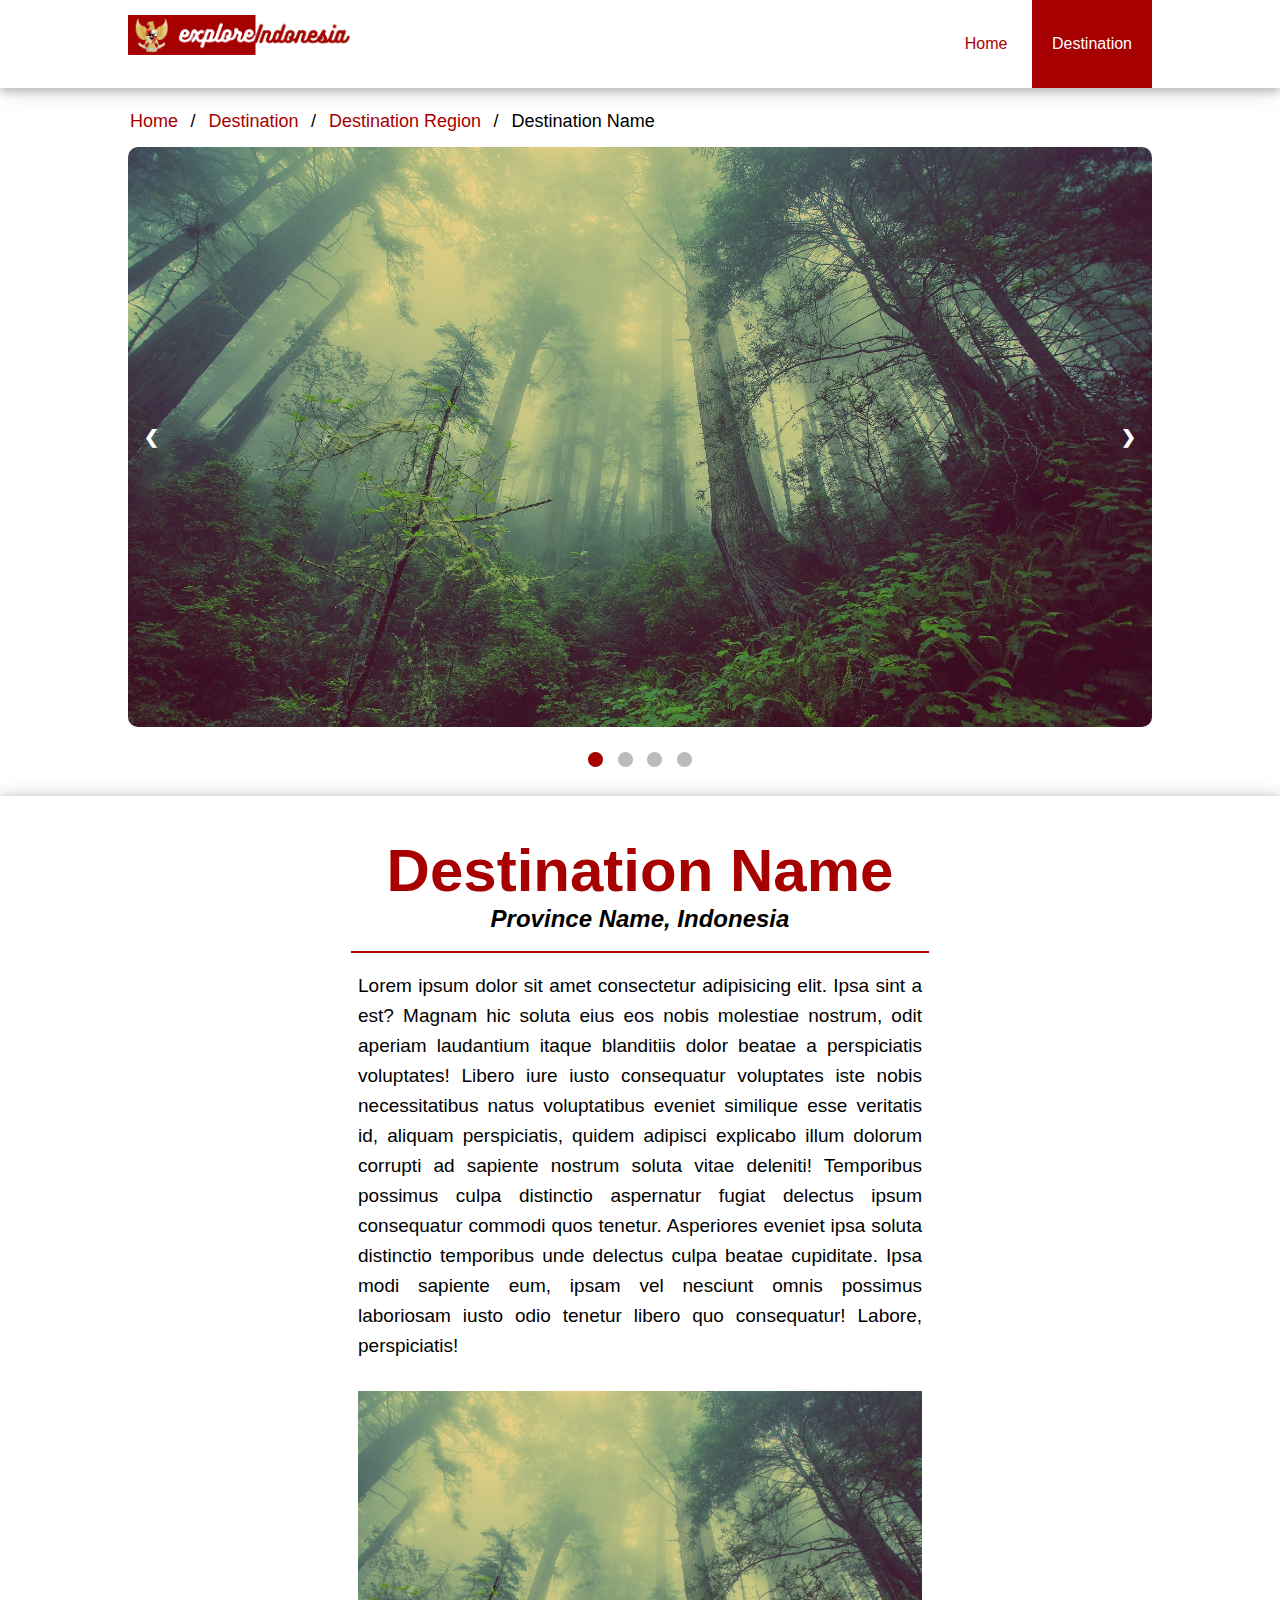
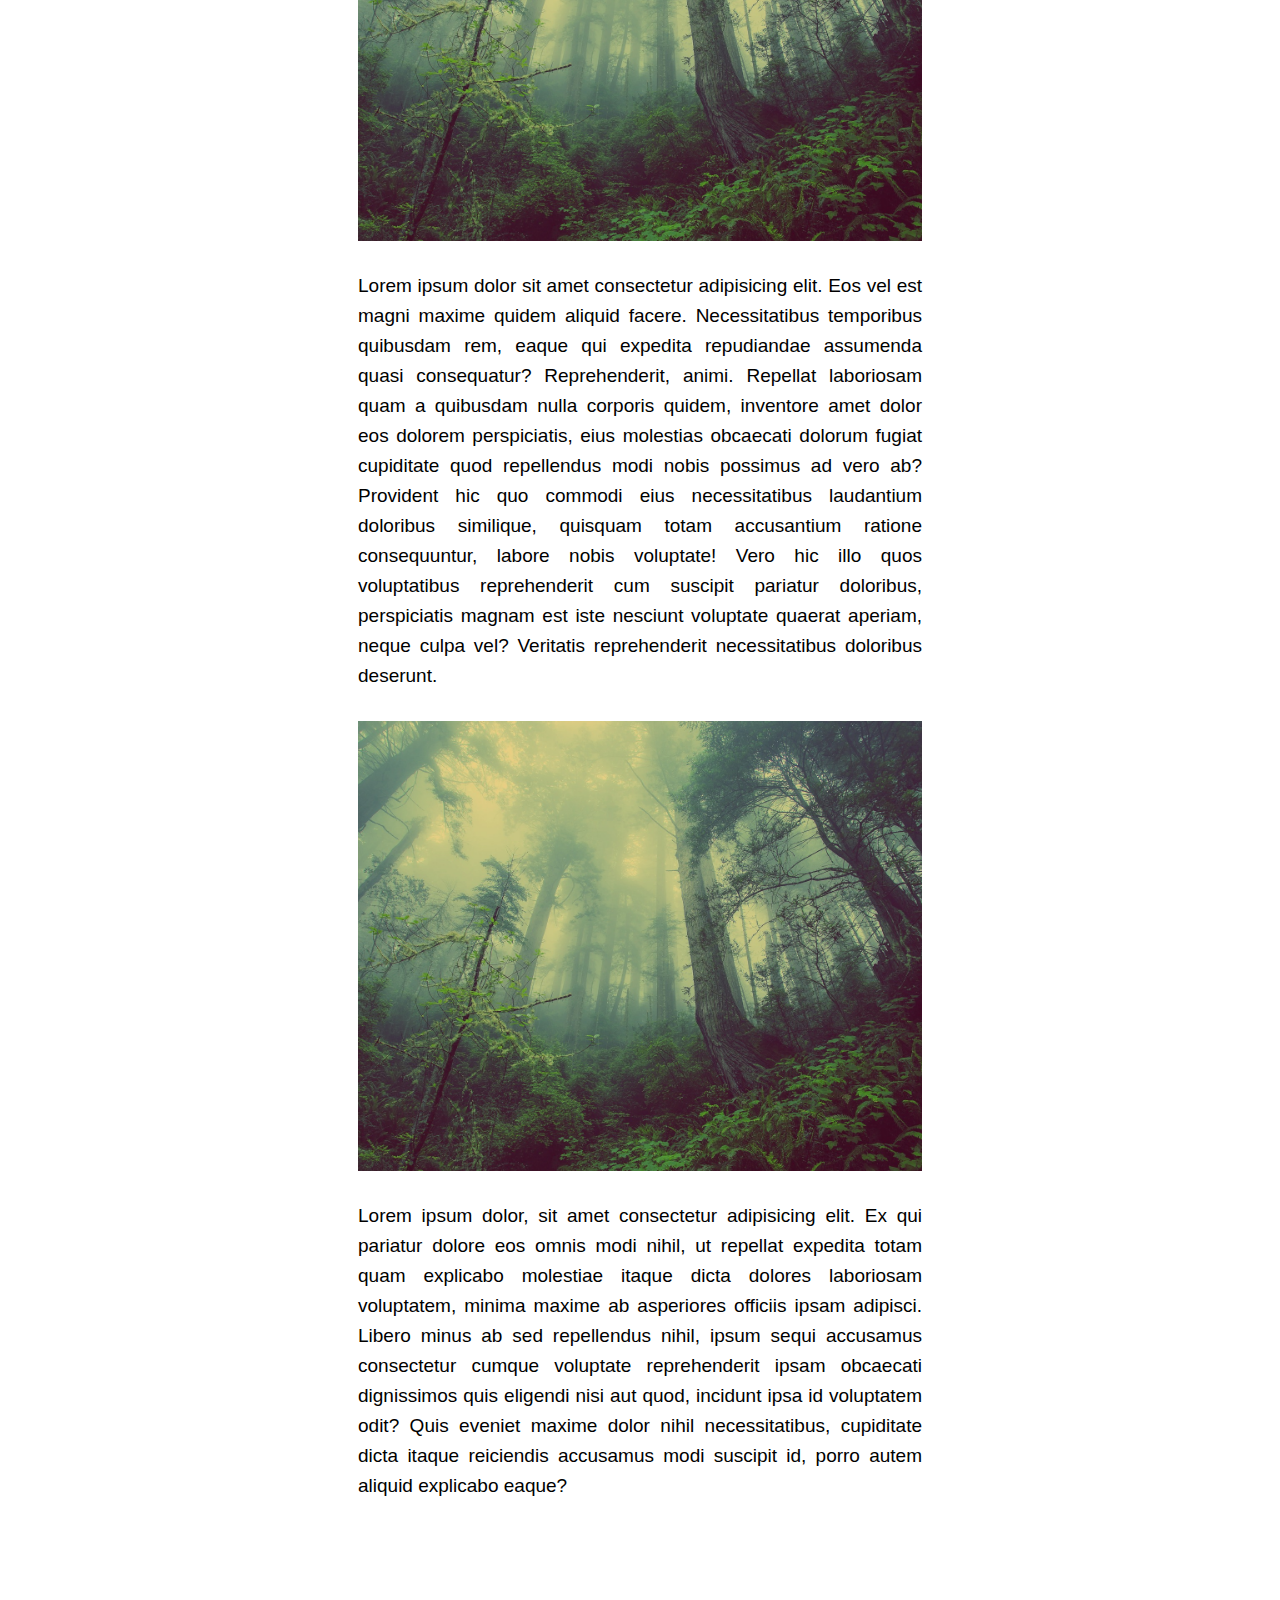
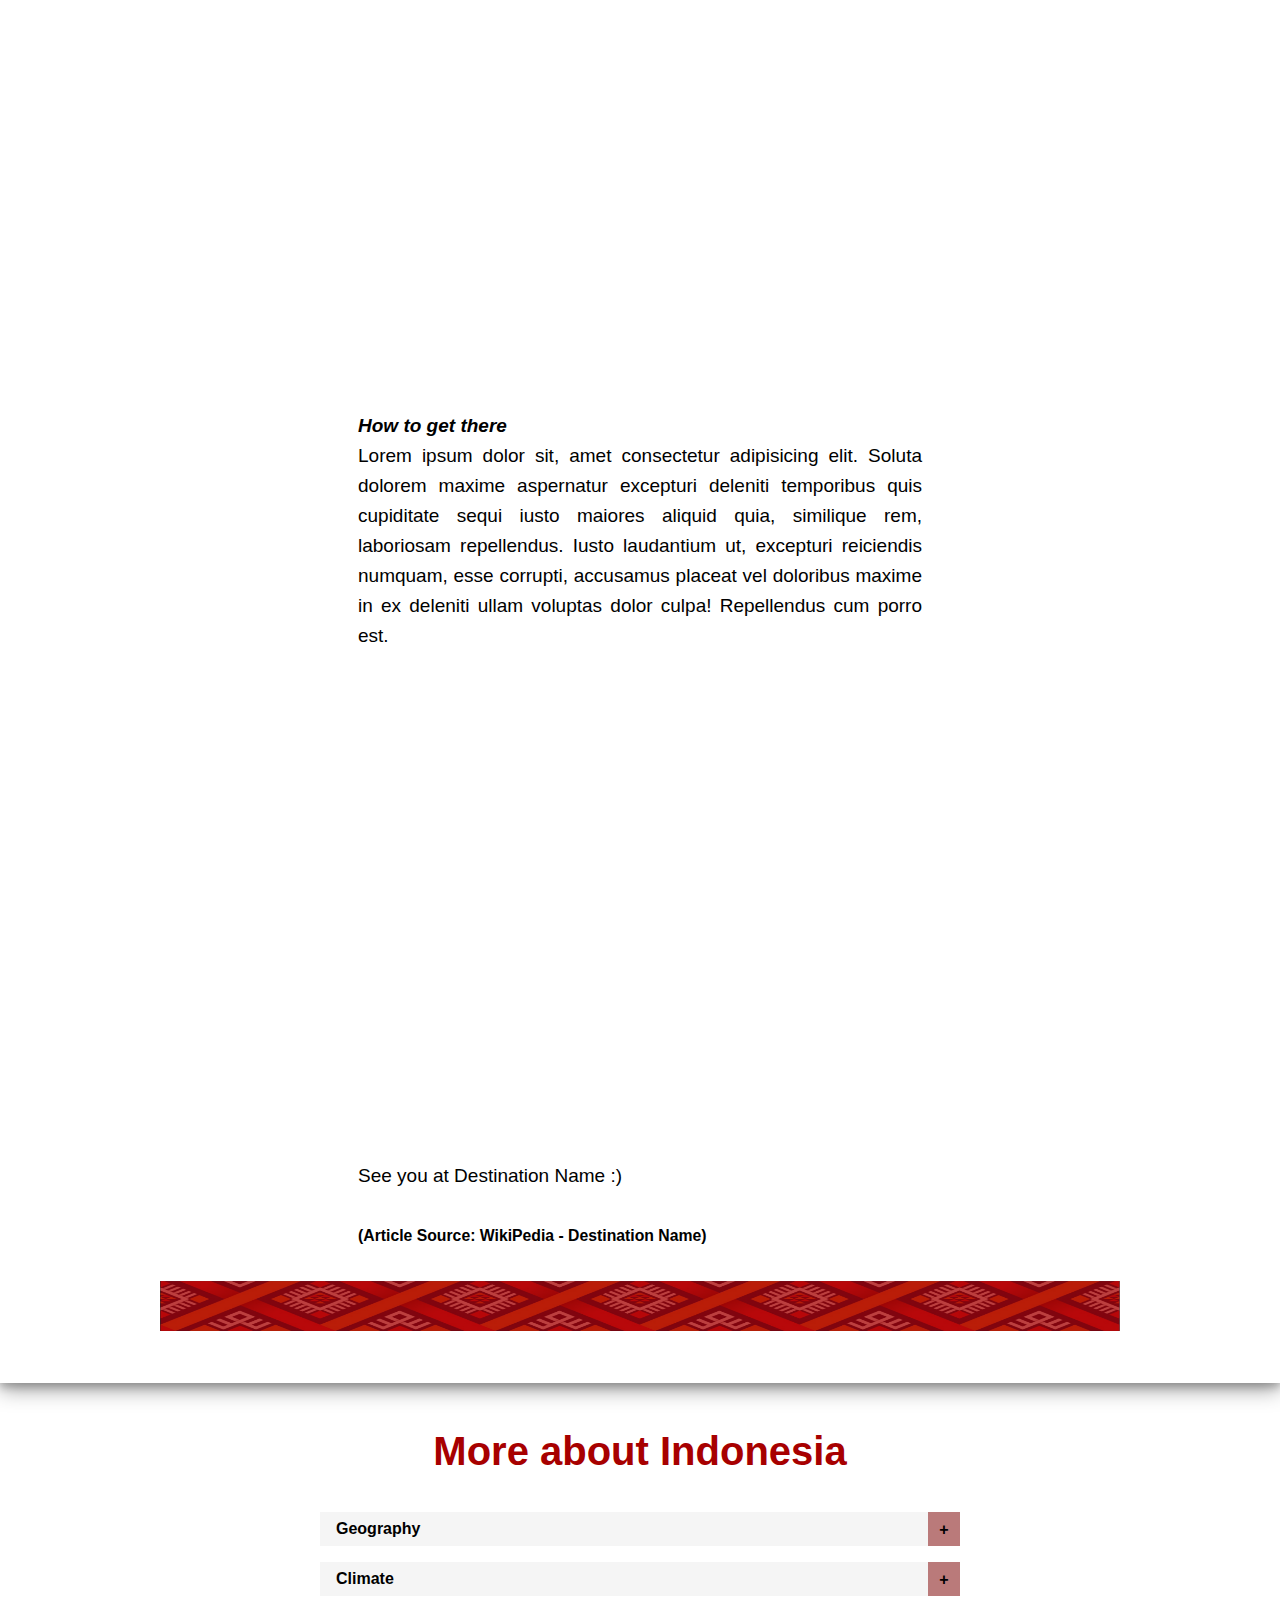
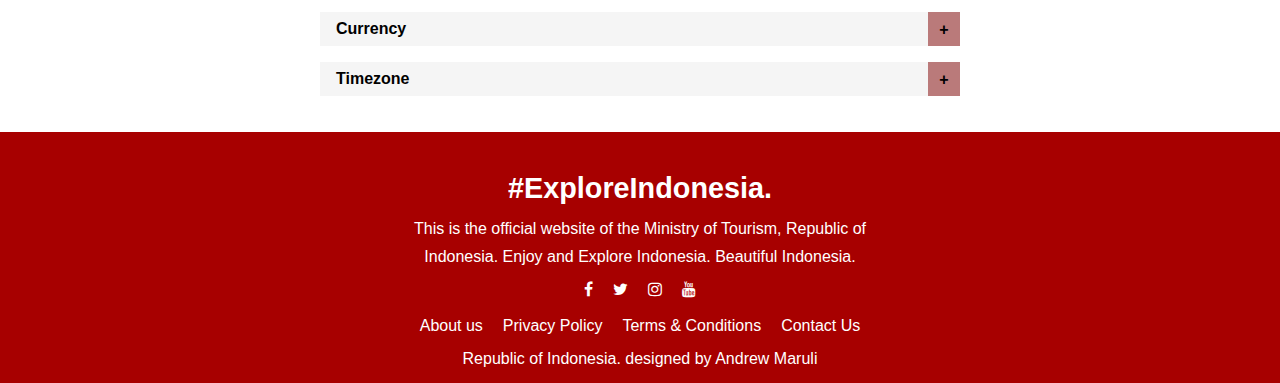
<file: html/destJava.html>
<!DOCTYPE html>
<html>
<head>
    <meta charset="utf-8">
    <meta name="viewport" content="width=device-width, initial-scale=1">
    <title>Destination Name - Explore Indonesia</title>
    <!-- CSS -->
    <link rel="stylesheet" type="text/css" href="../css/indexstyle.css">
    <!-- iconsLibrary -->
    <link rel="stylesheet" href="https://cdnjs.cloudflare.com/ajax/libs/font-awesome/4.7.0/css/font-awesome.min.css">
    <!-- tab-icon -->
    <link rel="icon" href="../assets/photos/logo.png" type="image/gif" sizes="16x16">
</head>
    <body>
        <!-- <header> -->
        <header>
            <div class="container">
                <div class="logo">
                    <a href="../index.html"><img src="../assets/photos/finale0.png"></img></a>
                </div>    
                <ul>
                    <li><a href="../index.html">Home</a></li>
                    <li><a class="active" href="destination.html">Destination</a></li>
                </ul>
            </div>
        </header> 
        <br>
                   <!-- breadcrumb -->
                   <div class="container">
                    <ul class="breadcrumb">
                        <li><a href="../index.html">Home</a></li>
                        <li><a href="destination.html">Destination</a></li>
                        <li><a href="java.html">Destination Region</a></li>
                        <li>Destination Name</li>
                      </ul>
                      </div>
                      <section class="container">
        <div class="slideshow-container">
            <div class="img-slides fade">
              <img src="../assets/photos/forest.jpg" style="width:100%;" height="580px">
            </div>
            
            <div class="img-slides fade">
              <img src="../assets/photos/forest.jpg" style="width:100%"  height="580px">
            </div>
            
            <div class="img-slides fade">
              <img src="../assets/photos/forest.jpg" style="width:100%"  height="580px">
            </div>

            <div class="img-slides fade">
                <img src="../assets/photos/forest.jpg" style="width:100%"  height="580px">
              </div>
            
            <a class="prev" onclick="plusSlides(-1)">&#10094;</a>
            <a class="next" onclick="plusSlides(1)">&#10095;</a>
            
            </div>
        </section> 
            <div style="text-align:center">
              <span class="dot" onclick="currentSlide(1)"></span> 
              <span class="dot" onclick="currentSlide(2)"></span> 
              <span class="dot" onclick="currentSlide(3)"></span>
              <span class="dot" onclick="currentSlide(4)"></span>  
            </div>             
                <!-- jsForSlideshow -->
                <script src="../js/home.js"></script>


    <!-- laketoba-body -->
    <div class="body-frame">
    <div class="sub-name container">
        <h3>Destination Name</h3>
        <h2>Province Name, Indonesia</h2>
        <br>
        <hr>
        <br>
    </div>
    <div class="container dest-desc-bdy">
        <p>Lorem ipsum dolor sit amet consectetur adipisicing elit. Ipsa sint a est? Magnam hic soluta eius eos nobis molestiae nostrum, odit aperiam laudantium itaque blanditiis dolor beatae a perspiciatis voluptates! Libero iure iusto consequatur voluptates iste nobis necessitatibus natus voluptatibus eveniet similique esse veritatis id, aliquam perspiciatis, quidem adipisci explicabo illum dolorum corrupti ad sapiente nostrum soluta vitae deleniti! Temporibus possimus culpa distinctio aspernatur fugiat delectus ipsum consequatur commodi quos tenetur. Asperiores eveniet ipsa soluta distinctio temporibus unde delectus culpa beatae cupiditate. Ipsa modi sapiente eum, ipsam vel nesciunt omnis possimus laboriosam iusto odio tenetur libero quo consequatur! Labore, perspiciatis!</p>    
        <br>
          <img class="dest-desc-bdy lord" src="../assets/photos/forest.jpg" alt="" style="width:100%" height="450">
        <br>
        <p>Lorem ipsum dolor sit amet consectetur adipisicing elit. Eos vel est magni maxime quidem aliquid facere. Necessitatibus temporibus quibusdam rem, eaque qui expedita repudiandae assumenda quasi consequatur? Reprehenderit, animi. Repellat laboriosam quam a quibusdam nulla corporis quidem, inventore amet dolor eos dolorem perspiciatis, eius molestias obcaecati dolorum fugiat cupiditate quod repellendus modi nobis possimus ad vero ab? Provident hic quo commodi eius necessitatibus laudantium doloribus similique, quisquam totam accusantium ratione consequuntur, labore nobis voluptate! Vero hic illo quos voluptatibus reprehenderit cum suscipit pariatur doloribus, perspiciatis magnam est iste nesciunt voluptate quaerat aperiam, neque culpa vel? Veritatis reprehenderit necessitatibus doloribus deserunt.</p>     
        <br>
          <img class="dest-desc-bdy lord" src="../assets/photos/forest.jpg" alt="" style="width:100%" height="450">
        <br>
        <p>Lorem ipsum dolor, sit amet consectetur adipisicing elit. Ex qui pariatur dolore eos omnis modi nihil, ut repellat expedita totam quam explicabo molestiae itaque dicta dolores laboriosam voluptatem, minima maxime ab asperiores officiis ipsam adipisci. Libero minus ab sed repellendus nihil, ipsum sequi accusamus consectetur cumque voluptate reprehenderit ipsam obcaecati dignissimos quis eligendi nisi aut quod, incidunt ipsa id voluptatem odit? Quis eveniet maxime dolor nihil necessitatibus, cupiditate dicta itaque reiciendis accusamus modi suscipit id, porro autem aliquid explicabo eaque?</p>     
        <br>
        <iframe width="100%" height="450" src="https://www.youtube.com/embed/ojQbArbuN4E" title="YouTube video player" frameborder="0" allow="accelerometer; autoplay; clipboard-write; encrypted-media; gyroscope; picture-in-picture" allowfullscreen></iframe>
        <br>
        <h4>How to get there</h4>
        <p>Lorem ipsum dolor sit, amet consectetur adipisicing elit. Soluta dolorem maxime aspernatur excepturi deleniti temporibus quis cupiditate sequi iusto maiores aliquid quia, similique rem, laboriosam repellendus. Iusto laudantium ut, excepturi reiciendis numquam, esse corrupti, accusamus placeat vel doloribus maxime in ex deleniti ullam voluptas dolor culpa! Repellendus cum porro est.</p>
        <br>
        <iframe src="https://www.google.com/maps/embed?pb=!1m18!1m12!1m3!1d255083.2610956526!2d98.69588260360351!3d2.6110961956236394!2m3!1f0!2f0!3f0!3m2!1i1024!2i768!4f13.1!3m3!1m2!1s0x3031de07a843b6ad%3A0xc018edffa69c0d05!2sLake%20Toba!5e0!3m2!1sen!2sth!4v1619604430880!5m2!1sen!2sth" width="100%" height="450" style="border:0;" allowfullscreen="" loading="lazy"></iframe>
        <br>
        <p>See you at Destination Name :)</p>
        <br>
        <h5>(Article Source: <a href="#" target="_blank">WikiPedia - Destination Name</a>)</h5>
        <br>
    </div>
           <!-- divider-section -->
           <section class="container divider">
            <div class="wel-container">
                  <img src="../assets/photos/dest.png" style="width:100%;" height="50px"></img>
                </div>
        </section>
</div>
    <br>
    <br>

                <!-- indonesiafact -->
                <section class="container dest-recomend">
                    <div class="section-name container">
                        <h3>More about Indonesia</h3>
                    </div>
                    <br>
                    <section class="acc-container">
                      
                      <div class="ac">
                        
                        <input class="ac-input" id="ac-1" name="ac-1" type="checkbox" />
                        <label class="ac-label ac-sub-label" for="ac-1">Geography</label>
                        
                        <article class="ac-text">
                          
                          <div class="ac-sub">
                            <input class="ac-input" id="ac-2" name="ac-2" type="checkbox" />
                            <label class="ac-label" for="ac-2">Description</label>
                            <article class="ac-sub-text">
                              <p>Indonesia is the largest archipelago in the world. It consists of five major islands and about 30 smaller groups. There are total number of 17,508 islands of which about 6000 are inhabited. Straddling equator, the archipelago is on a crossroads between two oceans, the Pacific and the Indian Ocean, and bridges two continents, Asia and Australia. Indonesia has many high mountains, the highest of which are over 4000 metres. Many of them are active volcanoes. There are tropical rainforests and jungles, as well as swampy mangrove areas. Indonesia’s most fertile land is on the island of Java.</p>
                              <br>
                              <p>Indonesia is a vast equatorial archipeago of 17,000 islands extending 5,150 kilometers (3,200 miles) east to west, between the Indian and Pacific Oceans in Southeast Asia. The largest islands are Sumatra, Java, Kalimantan (Indonesian Borneo), Sulawesi, and the Indonesian part of New Guinea (known as Papua or Irian Jaya). Islands are mountainous with dense rain forests, and some have active volcanoes. Most of the smaller islands belong to larger groups, like the Moluccas (Spice Islands).</p>
                              <br>
                              <p>The territory of the Republic of Indonesia stretches from 6°08′ N latitude to 11°15′ S latitude, and from 94°45′ E to 141°05′ E longitude. Total Area of Indonesia is 1,919,440 sq km (Land Area: 1,826,440 sq km; Water Area: 93,000 sq km). The five main islands are: Sumatra (473,606 sq. km); the most fertile and densely populated islands, Java/Madura (132,107 sq. km); Kalimantan, which comprises two-thirds of the island of Borneo (539,460 sq km); Sulawesi (189,216 sq km); and Irian Jaya (421,981 sq km), which is part of the world’s second largest island, New Guinea. Indonesia’s other islands are smaller in size.</p>   
                            </article>
                          </div>
                          
                          <div class="ac-sub">
                            <input class="ac-input" id="ac-3" name="ac-3" type="checkbox" />
                            <label class="ac-label" for="ac-3">Land Boundaries</label>
                            <article class="ac-sub-text">
                              <p>Lorem ipsum dolor sit amet consectetur adipisicing elit. Nulla dicta natus nostrum neque velit sequi commodi distinctio delectus odit autem, veniam officia reiciendis minima. Doloribus molestias eligendi aut explicabo. Corporis.</p>
                            </article>
                          </div>
                          
                        </article><!--/ac-text-->
                        
                      </div><!--/ac-->
      
                      <div class="ac">
                        
                        <input class="ac-input" id="ac-4" name="ac-4" type="checkbox" />
                        <label class="ac-label" for="ac-4">Climate</label>
                        
                        <article class="ac-text">
                          
                          <div class="ac-sub">
                            <input class="ac-input" id="ac-5" name="ac-5" type="checkbox" />
                            <label class="ac-label" for="ac-5">Kinds</label>
                            <article class="ac-sub-text">
                              <p>The extreme variations in rainfall are linked with the monsoons. Generally speaking, there is a dry season (June to September), and a rainy season (December to March). Western and northern parts of Indonesia experience the most precipitation, since the north- and westward-moving monsoon clouds are heavy with moisture by the time they reach these more distant regions. Western Sumatra, Java, Bali, the interiors of Kalimantan, Sulawesi, and Irian Jaya are the most predictably damp regions of Indonesia, with rainfall measuring more than 2,000 millimeters per year.</p>
                            </article>
                          </div>
                          
                          <div class="ac-sub">
                            <input class="ac-input" id="ac-6" name="ac-6" type="checkbox" />
                            <label class="ac-label" for="ac-6">Required Clothing</label>
                            <article class="ac-sub-text">
                              <p>Lightweight cotton clothing is advised throughout the year, with an umbrella or raincoat for sudden cloudbursts. A sweater is needed in the mountainous inland areas. No matter where you go, be prepared for high temperatures and humidity.</p>
                    
                    <p>The Martians, alarmed by the approach of a crowd, had killed a number of people with a quick-firing gun, so the story ran.  The telegram concluded with the words: "Formidable as they seem to be, the Martians have not moved from the pit into which they have fallen, and, indeed, seem incapable of doing so.  Probably this is due to the relative strength of the earth's gravitational energy."  On that last text their leader-writer expanded very comfortingly.</p>
                            </article>
                          </div>
                          
                        </article><!--/ac-text-->
                        
                      </div><!--/ac-->
      
                      <div class="ac">
                        
                        <input class="ac-input" id="ac-7" name="ac-7" type="checkbox" />
                        <label class="ac-label" for="ac-7">Currency</label>
                        
                        <article class="ac-text">
                          
                          <div class="ac-sub">
                            <input class="ac-input" id="ac-8" name="ac-8" type="checkbox" />
                            <label class="ac-label" for="ac-8">Currency Name</label>
                            <article class="ac-sub-text">
                              <p>The local currency of Indonesia is Rupiah (Rp). Bills come in denominations of Rp 500, 1000, 2000, 5000, 10.000, 20.000, 50.000, and 100.000. Coins come in denominations of Rp 25, 50, 100, 200, and 500. </p> <br>
                             </article>
                          </div>
                          
                          <div class="ac-sub">
                            <input class="ac-input" id="ac-9" name="ac-9" type="checkbox" />
                            <label class="ac-label" for="ac-9">How to get?</label>
                            <article class="ac-sub-text">
                              <p>Foreign currencies, either banknotes or travellers cheques, are easily exchanged at banks and money changers in major tourist destinations. Credit cards are accepted at most hotels and restaurants in main cities. It is advisable to carry sufficient amounts of Rupiah when traveling to smaller towns or outer provinces. </p><br>
                              <p>Indonesia maintains a liberal foreign exchange system and has few restrictions on transfers abroad, and in general freely allows conversions to and from foreign currencies. The Rupiah-Indonesian Currency-is linked to a basket of currencies of Indonesia’s major trading partners. The unitary exchange rate allows for fluctuation.</p>              
                            </article>
                          </div>
                          
                        </article><!--/ac-text-->
                        
                      </div><!--/ac-->
      
                      <div class="ac">
                        
                        <input class="ac-input" id="ac-10" name="ac-10" type="checkbox" />
                        <label class="ac-label" for="ac-10">Timezone</label>
                        
                        <article class="ac-text">
                          
                          <div class="ac-sub">
                            <input class="ac-input" id="ac-11" name="ac11" type="checkbox" />
                            <label class="ac-label" for="ac-11">Three Timezone?</label>
                            <article class="ac-sub-text">
                              <p>Sumatra, Java and West & Central Kalimantan are 7 hours ahead of Greenwich Mean Time (GMT+7)</p> <br>
                              <p>Bali, Nusa Tenggara, South & East Kalimantan and Sulawesi are 8 hours ahead of Greenwich Mean Time (GMT+8)</p> <br>
                              <p>Irian Jaya and Maluku are 9 hours ahead of Greenwich Mean Time (GMT+9)</p>                      
                            </article>
                          </div>
                        </article><!--/ac-text-->
                        
                      </div><!--/ac-->
                      </section>
                    </section>
                    <br>       
                    
        <!-- footer -->
        <footer>
          <div class="footer-cont">
              <h3>#ExploreIndonesia.</h3>
              <p>This is the official website of the Ministry of Tourism, Republic of Indonesia. Enjoy and Explore Indonesia. Beautiful Indonesia.</p>
          <ul class="sosmed">
              <li><a href="https://www.facebook.com/pesonaidtravel/" target="_blank"><i class="fa fa-facebook"></i></a></li>
              <li><a href="https://twitter.com/pesonaid_travel?s=09" target="_blank"><i class="fa fa-twitter"></i></a></li>
              <li><a href="https://www.instagram.com/pesonaid_travel/" target="_blank"><i class="fa fa-instagram"></i></a></li>
              <li><a href="https://www.youtube.com/channel/UCa-qfc1ByQfpiq7fqfoDg9w" target="_blank"><i class="fa fa-youtube"></i></a></li>
          </ul>
          <br>
          <ul class="sosmed">
              <li><a href="about.html">About us</a></li>
              <li><a href="privacy.html">Privacy Policy</a></li>
              <li><a href="termandcond.html">Terms & Conditions</a></li>
              <li><a href="contactus.html">Contact Us</a></li>
          </ul>
          <p>Republic of Indonesia. designed by Andrew Maruli</p>
          </div>
      </footer>

</body>
</html>
</file>
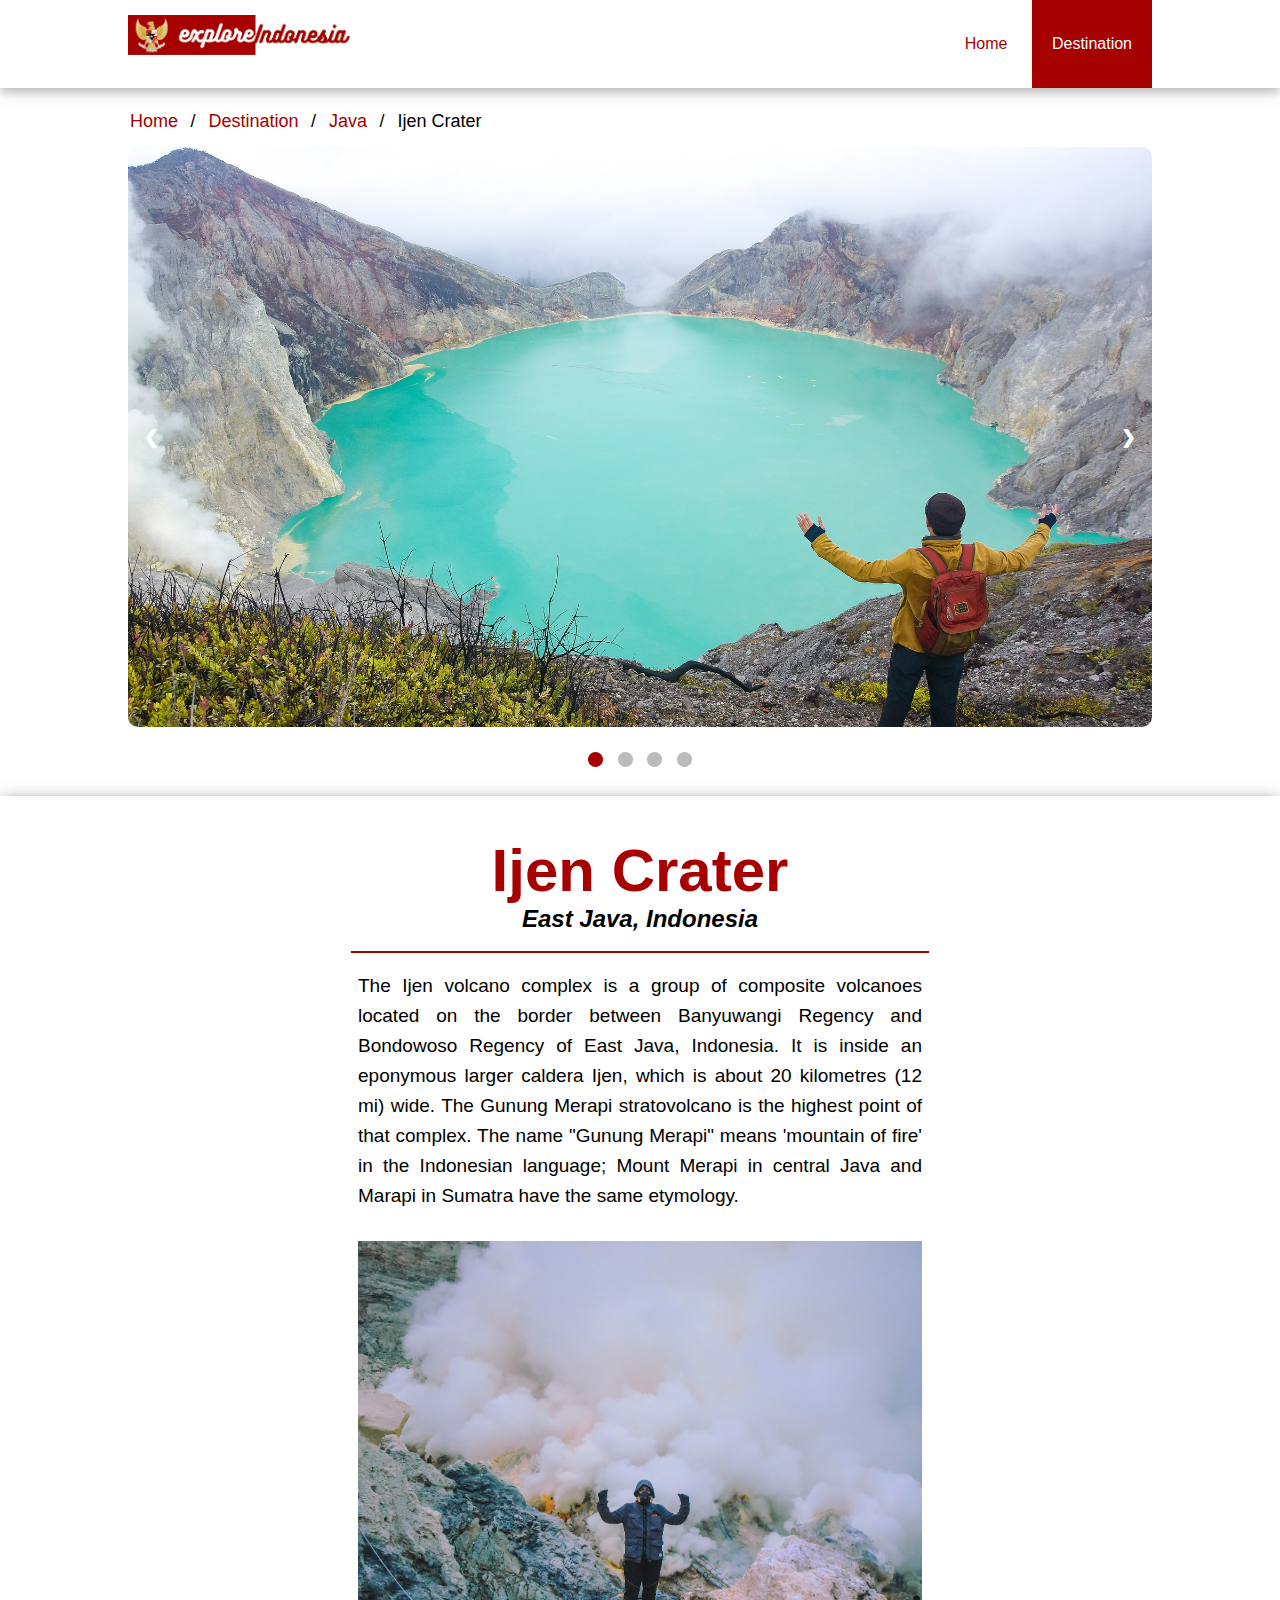
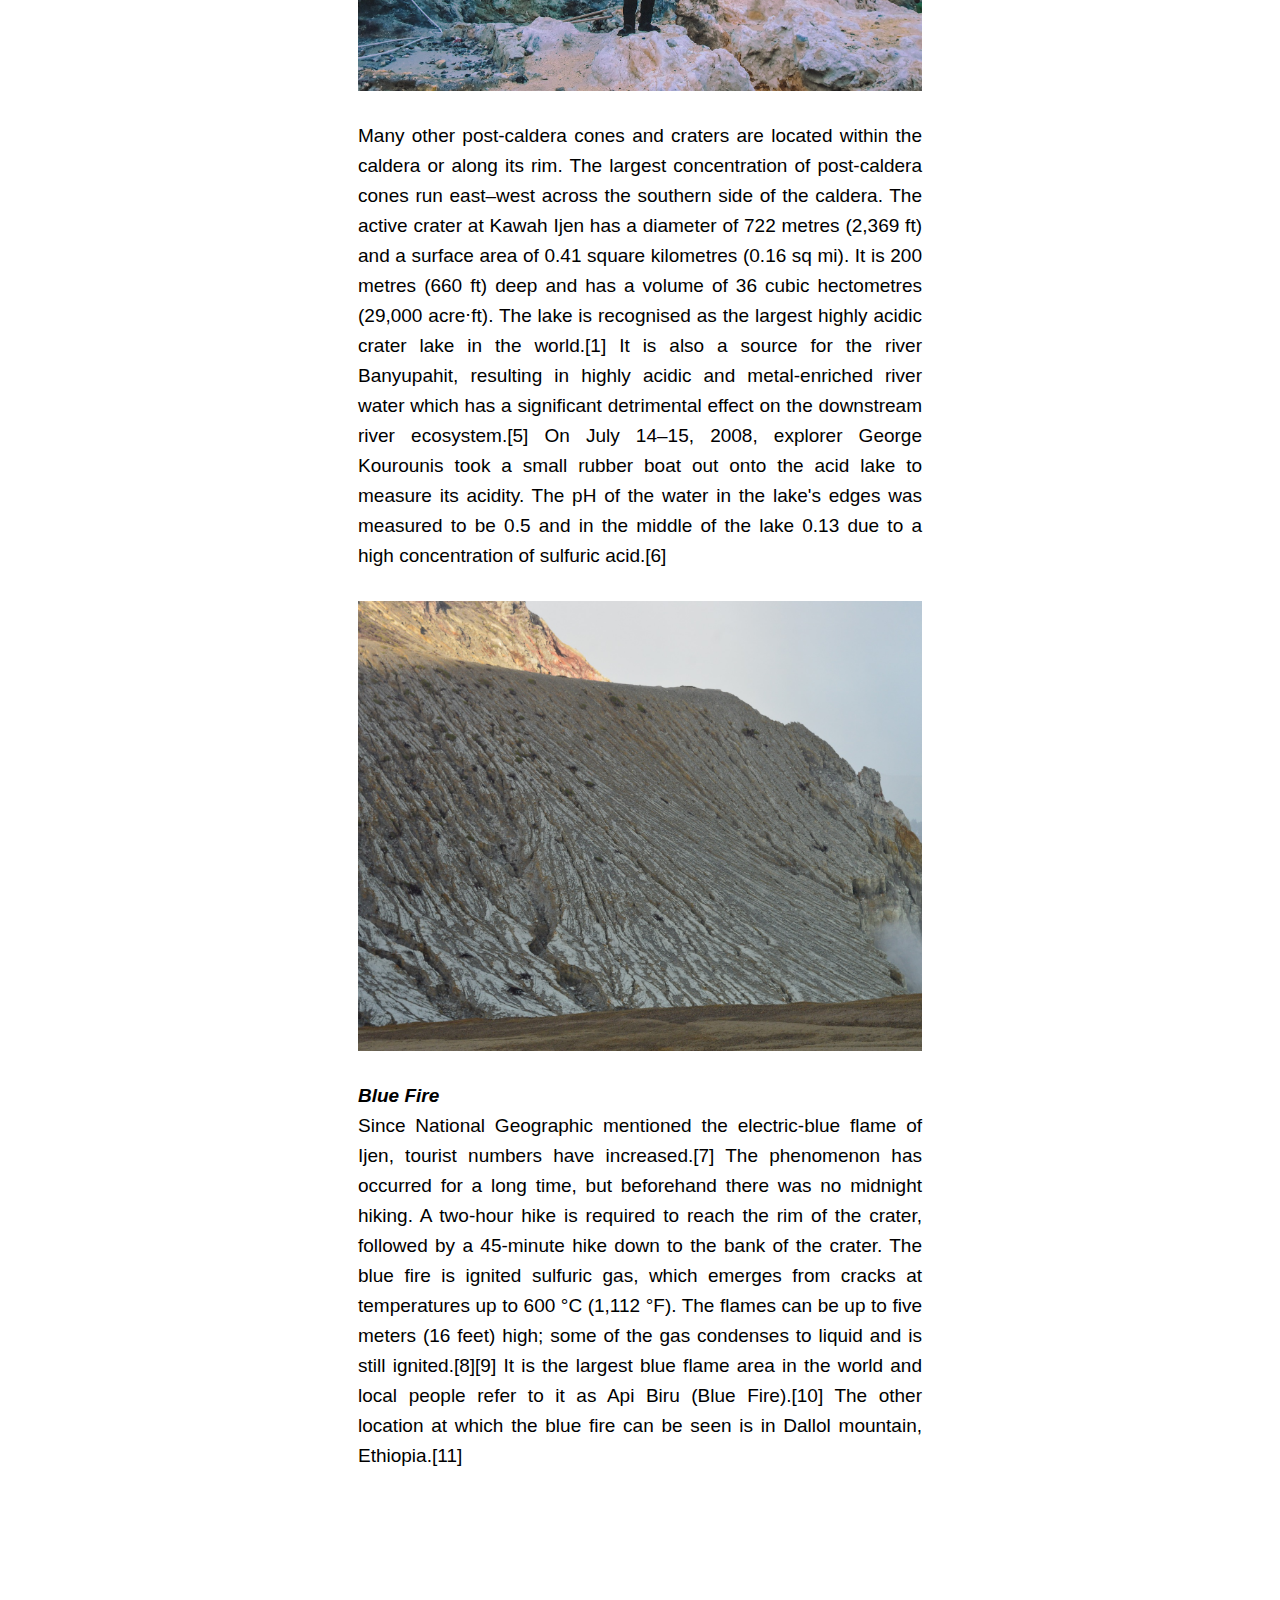
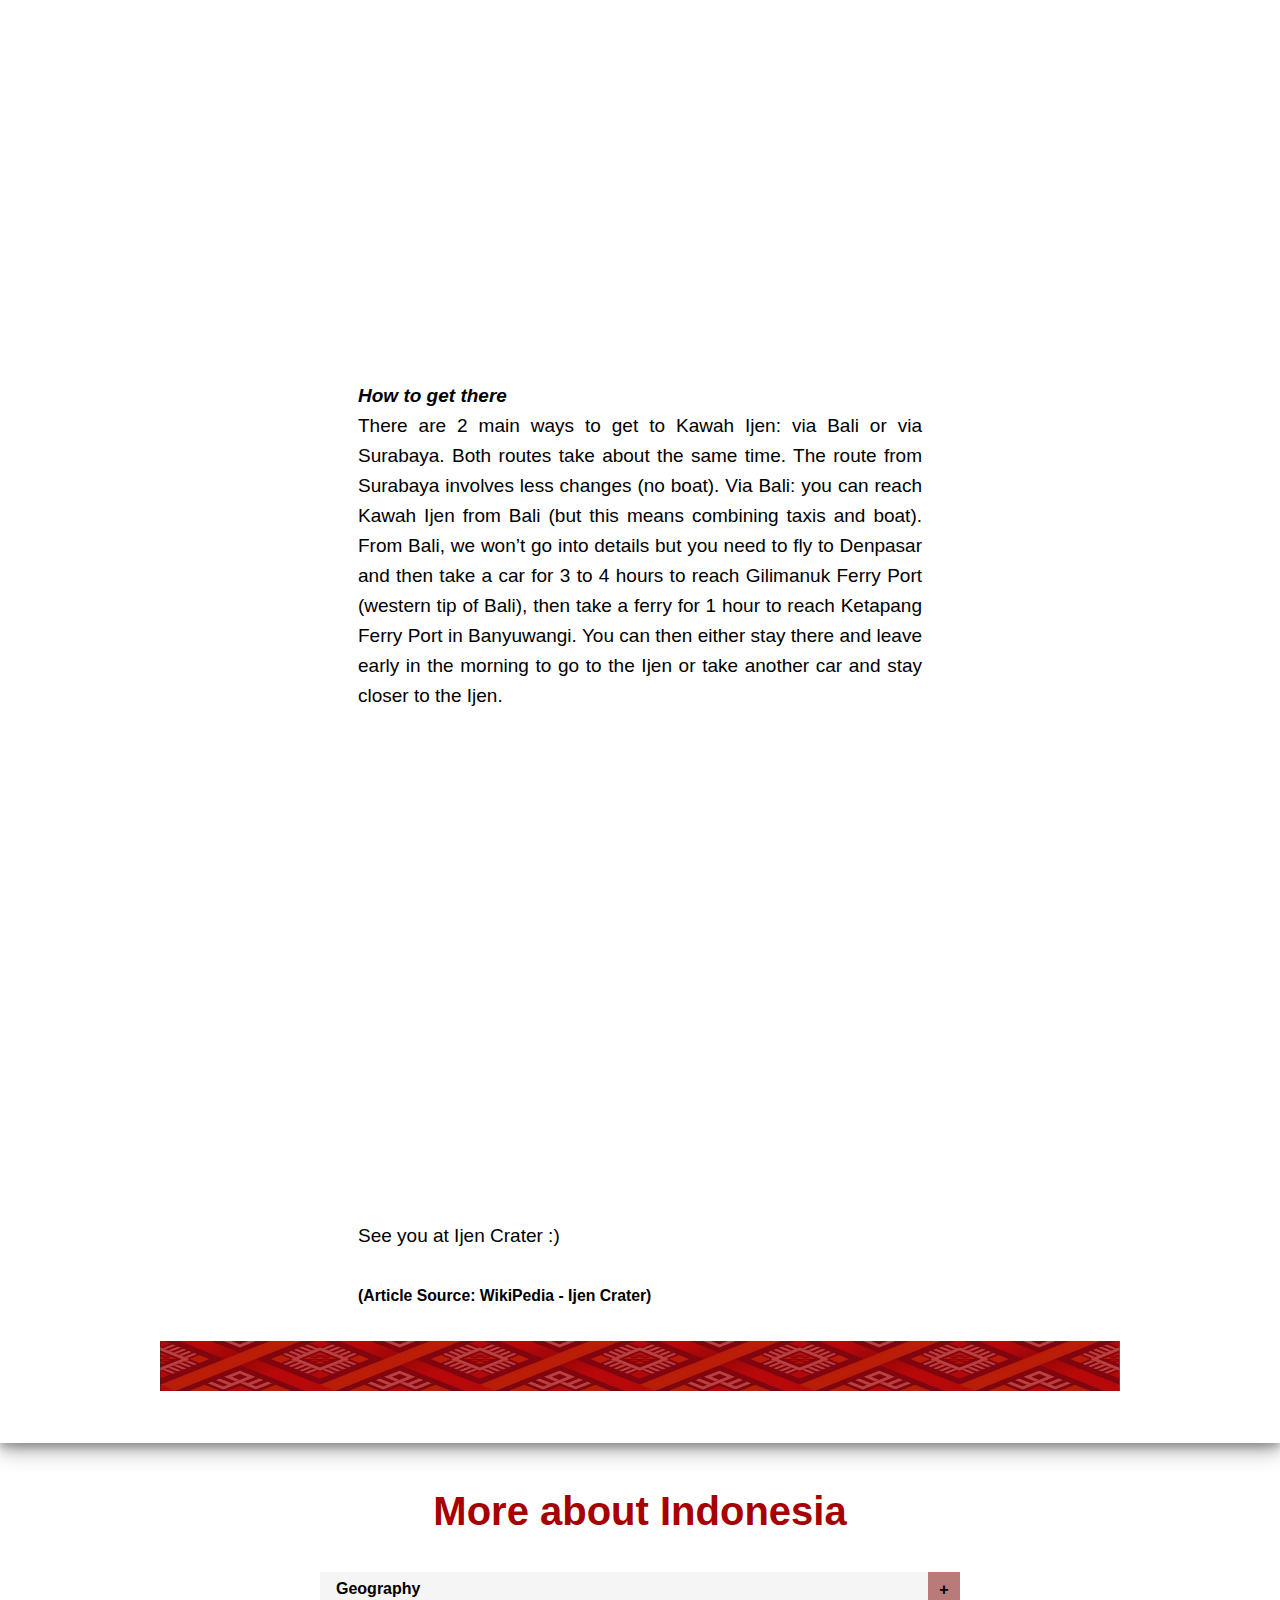
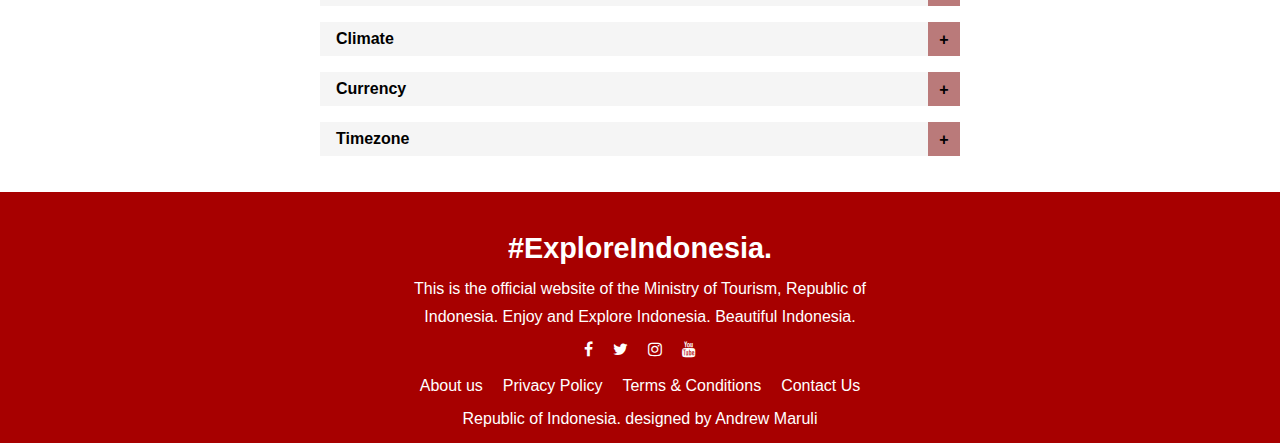
<file: html/ijencrater.html>
<!DOCTYPE html>
<html>
<head>
    <meta charset="utf-8">
    <meta name="viewport" content="width=device-width, initial-scale=1">
    <title>Ijen Crater - Explore Indonesia</title>
    <!-- CSS -->
    <link rel="stylesheet" type="text/css" href="../css/indexstyle.css">
    <!-- iconsLibrary -->
    <link rel="stylesheet" href="https://cdnjs.cloudflare.com/ajax/libs/font-awesome/4.7.0/css/font-awesome.min.css">
    <!-- tab-icon -->
    <link rel="icon" href="../assets/photos/logo.png" type="image/gif" sizes="16x16">
</head>
    <body>
        <!-- <header> -->
        <header>
            <div class="container">
                <div class="logo">
                    <a href="../index.html"><img src="../assets/photos/finale0.png"></img></a>
                </div>    
                <ul>
                    <li><a href="../index.html">Home</a></li>
                    <li><a class="active" href="destination.html">Destination</a></li>
                </ul>
            </div>
        </header> 
        <br>
                   <!-- breadcrumb -->
                   <div class="container">
                    <ul class="breadcrumb">
                        <li><a href="../index.html">Home</a></li>
                        <li><a href="destination.html">Destination</a></li>
                        <li><a href="java.html">Java</a></li>
                        <li>Ijen Crater</li>
                      </ul>
                      </div>
                      <section class="container">
        <div class="slideshow-container">
            <div class="img-slides fade">
              <img src="../assets/photos/Ijen Crater/1 (1).jpg" style="width:100%;" height="580px">
            </div>
            
            <div class="img-slides fade">
              <img src="../assets/photos/Ijen Crater/1 (2).jpg" style="width:100%"  height="580px">
            </div>
            
            <div class="img-slides fade">
              <img src="../assets/photos/Ijen Crater/1 (3).jpg" style="width:100%"  height="580px">
            </div>

            <div class="img-slides fade">
                <img src="../assets/photos/Ijen Crater/1 (4).jpg" style="width:100%"  height="580px">
              </div>
            
            <a class="prev" onclick="plusSlides(-1)">&#10094;</a>
            <a class="next" onclick="plusSlides(1)">&#10095;</a>
            
            </div>
        </section> 
            <div style="text-align:center">
              <span class="dot" onclick="currentSlide(1)"></span> 
              <span class="dot" onclick="currentSlide(2)"></span> 
              <span class="dot" onclick="currentSlide(3)"></span>
              <span class="dot" onclick="currentSlide(4)"></span>  
            </div>             
                <!-- jsForSlideshow -->
                <script src="../js/home.js"></script>


    <!-- laketoba-body -->
    <div class="body-frame">
    <div class="sub-name container">
        <h3>Ijen Crater</h3>
        <h2>East Java, Indonesia</h2>
        <br>
        <hr>
        <br>
    </div>
    <div class="container dest-desc-bdy">
        <p>The Ijen volcano complex is a group of composite volcanoes located on the border between Banyuwangi Regency and Bondowoso Regency of East Java, Indonesia.
          It is inside an eponymous larger caldera Ijen, which is about 20 kilometres (12 mi) wide. The Gunung Merapi stratovolcano is the highest point of that complex. The name "Gunung Merapi" means 'mountain of fire' in the Indonesian language; Mount Merapi in central Java and Marapi in Sumatra have the same etymology.</p>    
        <br>
          <img class="dest-desc-bdy lord" src="../assets/photos/Ijen Crater/1 (5).jpg" alt="" style="width:100%" height="450">
        <br>
        <p>Many other post-caldera cones and craters are located within the caldera or along its rim. The largest concentration of post-caldera cones run east–west across the southern side of the caldera. The active crater at Kawah Ijen has a diameter of 722 metres (2,369 ft) and a surface area of 0.41 square kilometres (0.16 sq mi). It is 200 metres (660 ft) deep and has a volume of 36 cubic hectometres (29,000 acre⋅ft).
          The lake is recognised as the largest highly acidic crater lake in the world.[1] It is also a source for the river Banyupahit, resulting in highly acidic and metal-enriched river water which has a significant detrimental effect on the downstream river ecosystem.[5] On July 14–15, 2008, explorer George Kourounis took a small rubber boat out onto the acid lake to measure its acidity. The pH of the water in the lake's edges was measured to be 0.5 and in the middle of the lake 0.13 due to a high concentration of sulfuric acid.[6]</p>     
        <br>
          <img class="dest-desc-bdy lord" src="../assets/photos/Ijen Crater/1 (6).jpg" alt="" style="width:100%" height="450">
        <br>
        <h4>Blue Fire</h4>
        <p>Since National Geographic mentioned the electric-blue flame of Ijen, tourist numbers have increased.[7] The phenomenon has occurred for a long time, but beforehand there was no midnight hiking. A two-hour hike is required to reach the rim of the crater, followed by a 45-minute hike down to the bank of the crater. The blue fire is ignited sulfuric gas, which emerges from cracks at temperatures up to 600 °C (1,112 °F).
          The flames can be up to five meters (16 feet) high; some of the gas condenses to liquid and is still ignited.[8][9] It is the largest blue flame area in the world and local people refer to it as Api Biru (Blue Fire).[10] The other location at which the blue fire can be seen is in Dallol mountain, Ethiopia.[11]</p>     
        <br>
        <iframe width="100%" height="450" src="https://www.youtube.com/embed/MW86gAzQH3g" title="YouTube video player" frameborder="0" allow="accelerometer; autoplay; clipboard-write; encrypted-media; gyroscope; picture-in-picture" allowfullscreen></iframe>
        <br>
        <h4>How to get there</h4>
        <p>There are 2 main ways to get to Kawah Ijen: via Bali or via Surabaya. Both routes take about the same time. The route from Surabaya involves less changes (no boat).
          Via Bali:  you can reach Kawah Ijen from Bali (but this means combining taxis and boat).  From Bali, we won’t go into details but you need to fly to Denpasar and then take a car for 3 to 4 hours to reach Gilimanuk Ferry Port (western tip of Bali), then take a ferry for 1 hour to reach Ketapang Ferry Port in Banyuwangi. You can then either stay there and leave early in the morning to go to the Ijen or take another car and stay closer to the Ijen.
          </p>
        <br>
        <iframe src="https://www.google.com/maps/embed?pb=!1m18!1m12!1m3!1d255083.2610956526!2d98.69588260360351!3d2.6110961956236394!2m3!1f0!2f0!3f0!3m2!1i1024!2i768!4f13.1!3m3!1m2!1s0x3031de07a843b6ad%3A0xc018edffa69c0d05!2sLake%20Toba!5e0!3m2!1sen!2sth!4v1619604430880!5m2!1sen!2sth" width="100%" height="450" style="border:0;" allowfullscreen="" loading="lazy"></iframe>
        <br>
        <p>See you at Ijen Crater :)</p>
        <br>
        <h5>(Article Source: <a href="https://en.wikipedia.org/wiki/Ijen" target="_blank">WikiPedia - Ijen Crater</a>)</h5>
        <br>
      </div>
           <!-- divider-section -->
           <section class="container divider">
            <div class="wel-container">
                  <img src="../assets/photos/dest.png" style="width:100%;" height="50px"></img>
                </div>
        </section>
</div>
    <br>
    <br>

                <!-- indonesiafact -->
                <section class="container dest-recomend">
                    <div class="section-name container">
                        <h3>More about Indonesia</h3>
                    </div>
                    <br>
                    <section class="acc-container">
                      
                      <div class="ac">
                        
                        <input class="ac-input" id="ac-1" name="ac-1" type="checkbox" />
                        <label class="ac-label ac-sub-label" for="ac-1">Geography</label>
                        
                        <article class="ac-text">
                          
                          <div class="ac-sub">
                            <input class="ac-input" id="ac-2" name="ac-2" type="checkbox" />
                            <label class="ac-label" for="ac-2">Description</label>
                            <article class="ac-sub-text">
                              <p>Indonesia is the largest archipelago in the world. It consists of five major islands and about 30 smaller groups. There are total number of 17,508 islands of which about 6000 are inhabited. Straddling equator, the archipelago is on a crossroads between two oceans, the Pacific and the Indian Ocean, and bridges two continents, Asia and Australia. Indonesia has many high mountains, the highest of which are over 4000 metres. Many of them are active volcanoes. There are tropical rainforests and jungles, as well as swampy mangrove areas. Indonesia’s most fertile land is on the island of Java.</p>
                              <br>
                              <p>Indonesia is a vast equatorial archipeago of 17,000 islands extending 5,150 kilometers (3,200 miles) east to west, between the Indian and Pacific Oceans in Southeast Asia. The largest islands are Sumatra, Java, Kalimantan (Indonesian Borneo), Sulawesi, and the Indonesian part of New Guinea (known as Papua or Irian Jaya). Islands are mountainous with dense rain forests, and some have active volcanoes. Most of the smaller islands belong to larger groups, like the Moluccas (Spice Islands).</p>
                              <br>
                              <p>The territory of the Republic of Indonesia stretches from 6°08′ N latitude to 11°15′ S latitude, and from 94°45′ E to 141°05′ E longitude. Total Area of Indonesia is 1,919,440 sq km (Land Area: 1,826,440 sq km; Water Area: 93,000 sq km). The five main islands are: Sumatra (473,606 sq. km); the most fertile and densely populated islands, Java/Madura (132,107 sq. km); Kalimantan, which comprises two-thirds of the island of Borneo (539,460 sq km); Sulawesi (189,216 sq km); and Irian Jaya (421,981 sq km), which is part of the world’s second largest island, New Guinea. Indonesia’s other islands are smaller in size.</p>   
                            </article>
                          </div>
                          
                          <div class="ac-sub">
                            <input class="ac-input" id="ac-3" name="ac-3" type="checkbox" />
                            <label class="ac-label" for="ac-3">Land Boundaries</label>
                            <article class="ac-sub-text">
                              <p>Lorem ipsum dolor sit amet consectetur adipisicing elit. Nulla dicta natus nostrum neque velit sequi commodi distinctio delectus odit autem, veniam officia reiciendis minima. Doloribus molestias eligendi aut explicabo. Corporis.</p>
                            </article>
                          </div>
                          
                        </article><!--/ac-text-->
                        
                      </div><!--/ac-->
      
                      <div class="ac">
                        
                        <input class="ac-input" id="ac-4" name="ac-4" type="checkbox" />
                        <label class="ac-label" for="ac-4">Climate</label>
                        
                        <article class="ac-text">
                          
                          <div class="ac-sub">
                            <input class="ac-input" id="ac-5" name="ac-5" type="checkbox" />
                            <label class="ac-label" for="ac-5">Kinds</label>
                            <article class="ac-sub-text">
                              <p>The extreme variations in rainfall are linked with the monsoons. Generally speaking, there is a dry season (June to September), and a rainy season (December to March). Western and northern parts of Indonesia experience the most precipitation, since the north- and westward-moving monsoon clouds are heavy with moisture by the time they reach these more distant regions. Western Sumatra, Java, Bali, the interiors of Kalimantan, Sulawesi, and Irian Jaya are the most predictably damp regions of Indonesia, with rainfall measuring more than 2,000 millimeters per year.</p>
                            </article>
                          </div>
                          
                          <div class="ac-sub">
                            <input class="ac-input" id="ac-6" name="ac-6" type="checkbox" />
                            <label class="ac-label" for="ac-6">Required Clothing</label>
                            <article class="ac-sub-text">
                              <p>Lightweight cotton clothing is advised throughout the year, with an umbrella or raincoat for sudden cloudbursts. A sweater is needed in the mountainous inland areas. No matter where you go, be prepared for high temperatures and humidity.</p>
                    
                    <p>The Martians, alarmed by the approach of a crowd, had killed a number of people with a quick-firing gun, so the story ran.  The telegram concluded with the words: "Formidable as they seem to be, the Martians have not moved from the pit into which they have fallen, and, indeed, seem incapable of doing so.  Probably this is due to the relative strength of the earth's gravitational energy."  On that last text their leader-writer expanded very comfortingly.</p>
                            </article>
                          </div>
                          
                        </article><!--/ac-text-->
                        
                      </div><!--/ac-->
      
                      <div class="ac">
                        
                        <input class="ac-input" id="ac-7" name="ac-7" type="checkbox" />
                        <label class="ac-label" for="ac-7">Currency</label>
                        
                        <article class="ac-text">
                          
                          <div class="ac-sub">
                            <input class="ac-input" id="ac-8" name="ac-8" type="checkbox" />
                            <label class="ac-label" for="ac-8">Currency Name</label>
                            <article class="ac-sub-text">
                              <p>The local currency of Indonesia is Rupiah (Rp). Bills come in denominations of Rp 500, 1000, 2000, 5000, 10.000, 20.000, 50.000, and 100.000. Coins come in denominations of Rp 25, 50, 100, 200, and 500. </p> <br>
                             </article>
                          </div>
                          
                          <div class="ac-sub">
                            <input class="ac-input" id="ac-9" name="ac-9" type="checkbox" />
                            <label class="ac-label" for="ac-9">How to get?</label>
                            <article class="ac-sub-text">
                              <p>Foreign currencies, either banknotes or travellers cheques, are easily exchanged at banks and money changers in major tourist destinations. Credit cards are accepted at most hotels and restaurants in main cities. It is advisable to carry sufficient amounts of Rupiah when traveling to smaller towns or outer provinces. </p><br>
                              <p>Indonesia maintains a liberal foreign exchange system and has few restrictions on transfers abroad, and in general freely allows conversions to and from foreign currencies. The Rupiah-Indonesian Currency-is linked to a basket of currencies of Indonesia’s major trading partners. The unitary exchange rate allows for fluctuation.</p>              
                            </article>
                          </div>
                          
                        </article><!--/ac-text-->
                        
                      </div><!--/ac-->
      
                      <div class="ac">
                        
                        <input class="ac-input" id="ac-10" name="ac-10" type="checkbox" />
                        <label class="ac-label" for="ac-10">Timezone</label>
                        
                        <article class="ac-text">
                          
                          <div class="ac-sub">
                            <input class="ac-input" id="ac-11" name="ac11" type="checkbox" />
                            <label class="ac-label" for="ac-11">Three Timezone?</label>
                            <article class="ac-sub-text">
                              <p>Sumatra, Java and West & Central Kalimantan are 7 hours ahead of Greenwich Mean Time (GMT+7)</p> <br>
                              <p>Bali, Nusa Tenggara, South & East Kalimantan and Sulawesi are 8 hours ahead of Greenwich Mean Time (GMT+8)</p> <br>
                              <p>Irian Jaya and Maluku are 9 hours ahead of Greenwich Mean Time (GMT+9)</p>                      
                            </article>
                          </div>
                        </article><!--/ac-text-->
                        
                      </div><!--/ac-->
                      </section>
                    </section>
                    <br>

    <!-- footer -->
    <footer>
      <div class="footer-cont">
          <h3>#ExploreIndonesia.</h3>
          <p>This is the official website of the Ministry of Tourism, Republic of Indonesia. Enjoy and Explore Indonesia. Beautiful Indonesia.</p>
      <ul class="sosmed">
          <li><a href="https://www.facebook.com/pesonaidtravel/" target="_blank"><i class="fa fa-facebook"></i></a></li>
          <li><a href="https://twitter.com/pesonaid_travel?s=09" target="_blank"><i class="fa fa-twitter"></i></a></li>
          <li><a href="https://www.instagram.com/pesonaid_travel/" target="_blank"><i class="fa fa-instagram"></i></a></li>
          <li><a href="https://www.youtube.com/channel/UCa-qfc1ByQfpiq7fqfoDg9w" target="_blank"><i class="fa fa-youtube"></i></a></li>
      </ul>
      <br>
      <ul class="sosmed">
          <li><a href="about.html">About us</a></li>
          <li><a href="privacy.html">Privacy Policy</a></li>
          <li><a href="termandcond.html">Terms & Conditions</a></li>
          <li><a href="contactus.html">Contact Us</a></li>
      </ul>
      <p>Republic of Indonesia. designed by Andrew Maruli</p>
      </div>
  </footer>
      
</body>
</html>
</file>
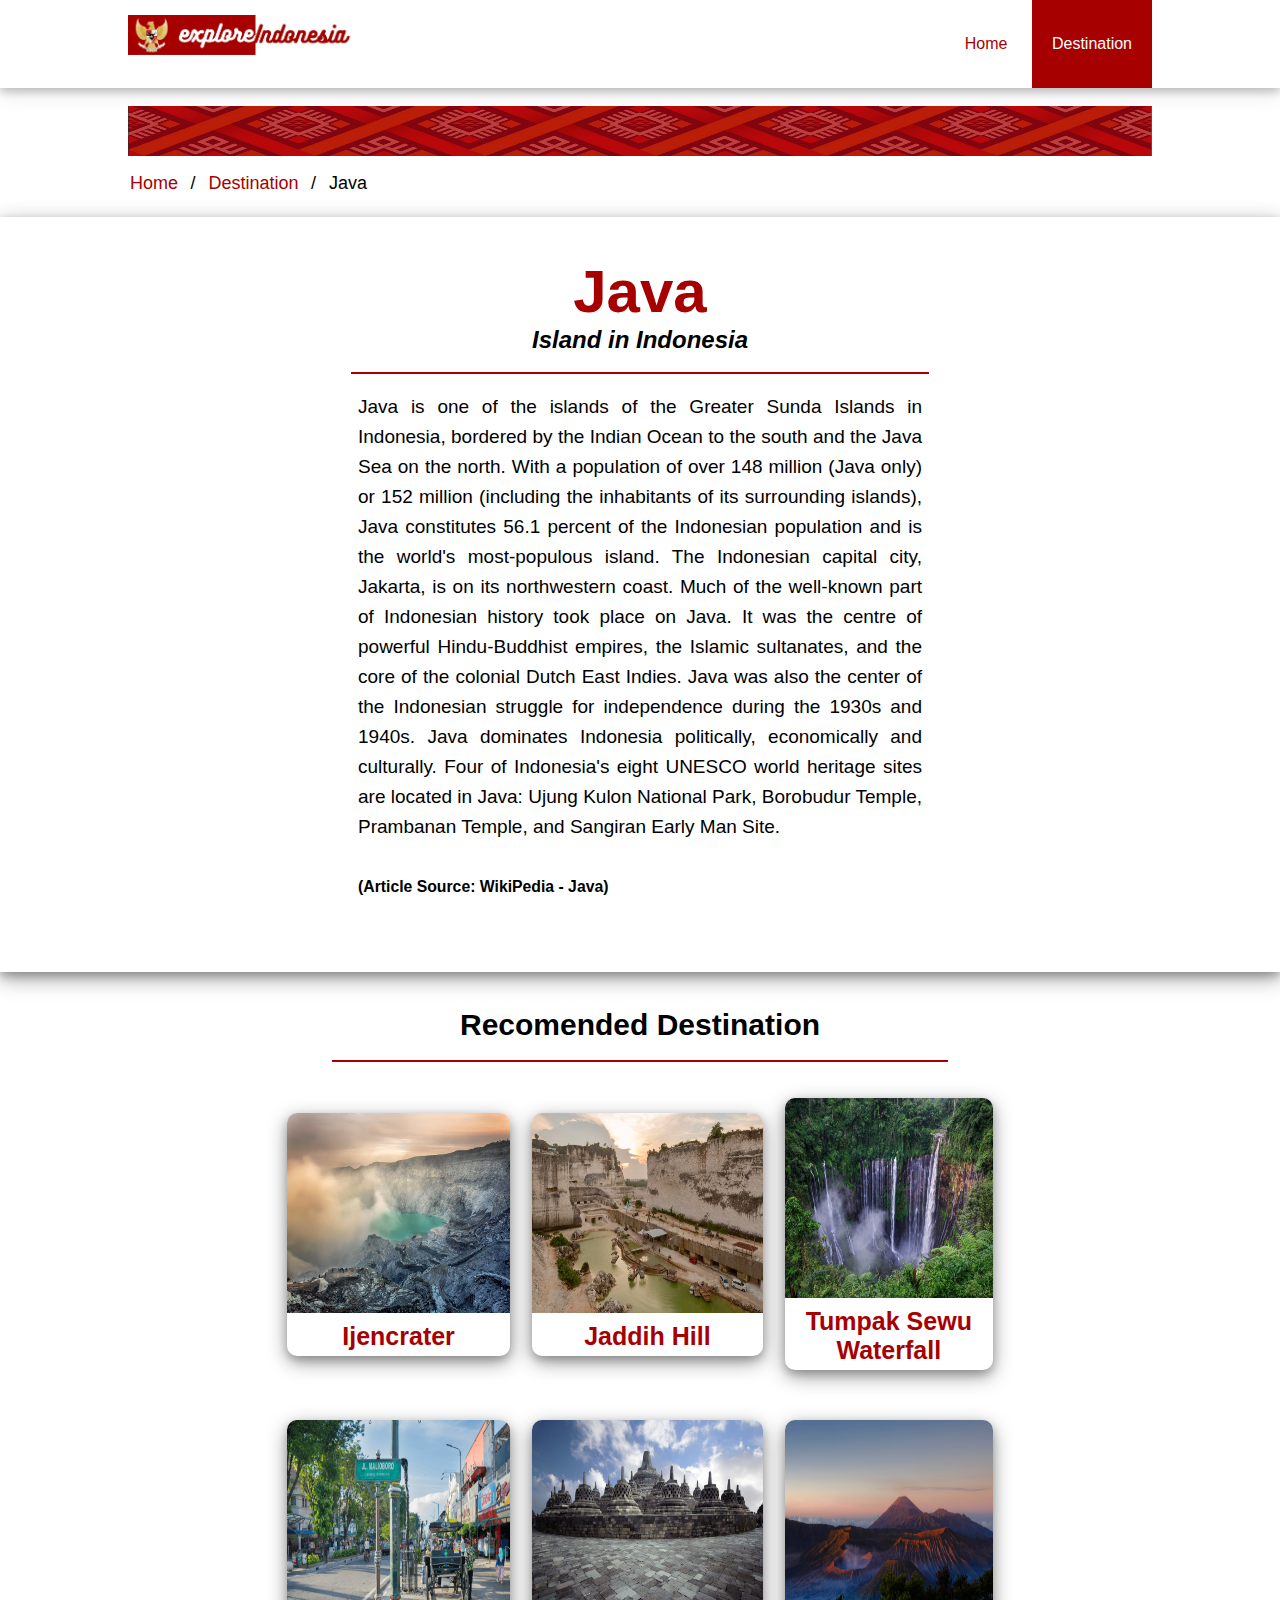
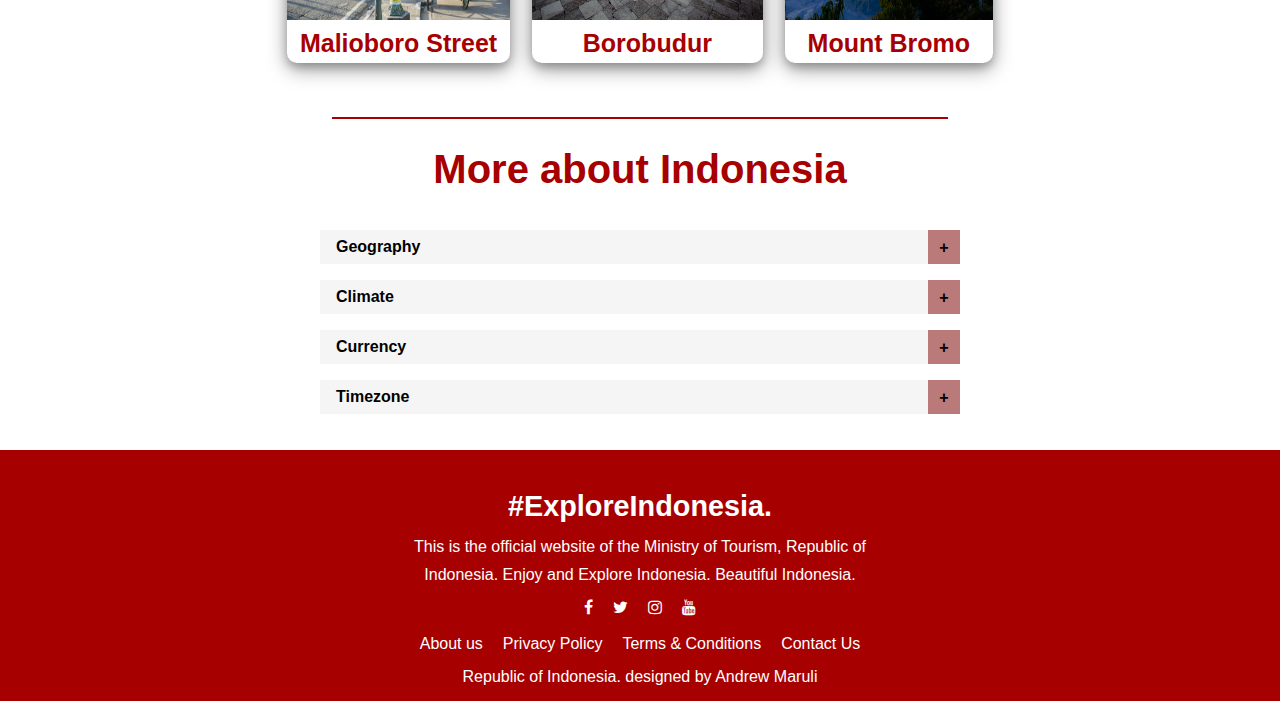
<file: html/java.html>
<!DOCTYPE html>
<html>
<head>
    <meta charset="utf-8">
    <meta name="viewport" content="width=device-width, initial-scale=1">
    <title>Java - Explore Indonesia</title>
    <!-- CSS -->
    <link rel="stylesheet" type="text/css" href="../css/indexstyle.css">
    <!-- iconsLibrary -->
    <link rel="stylesheet" href="https://cdnjs.cloudflare.com/ajax/libs/font-awesome/4.7.0/css/font-awesome.min.css">
    <!-- tab-icon -->
    <link rel="icon" href="../assets/photos/logo.png" type="image/gif" sizes="16x16">
</head>
    <body>
        <!-- <header> -->
        <header>
            <div class="container">
                <div class="logo">
                    <a href="../index.html"><img src="../assets/photos/finale0.png"></img></a>
                </div>    
                <ul>
                    <li><a href="../index.html">Home</a></li>
                    <li><a class="active" href="destination.html">Destination</a></li>
                </ul>
            </div>
        </header> 
        <br>
                  <!-- divider-section -->
        <section class="container divider">
            <div class="wel-container">
                  <img src="../assets/photos/dest.png" style="width:100%;" height="50px"></img>
                </div>
        </section>
                   <!-- breadcrumb -->
                   <div class="container">
                    <ul class="breadcrumb">
                        <li><a href="../index.html">Home</a></li>
                        <li><a href="destination.html">Destination</a></li>
                        <li>Java</li>
                      </ul>
                    </div>    
                <br>

    <!---body -->
    <div class="body-frame">
    <div class="sub-name container">
        <h3>Java</h3>
        <h2>Island in Indonesia</h2>
        <br>
        <hr>
        <br>
    </div>
    <div class="container dest-desc-bdy">
        <p>Java is one of the islands of the Greater Sunda Islands in Indonesia, bordered by the Indian Ocean to the south and the Java Sea on the north. With a population of over 148 million (Java only) or 152 million (including the inhabitants of its surrounding islands), Java constitutes 56.1 percent of the Indonesian population and is the world's most-populous island. The Indonesian capital city, Jakarta, is on its northwestern coast. Much of the well-known part of Indonesian history took place on Java. It was the centre of powerful Hindu-Buddhist empires, the Islamic sultanates, and the core of the colonial Dutch East Indies. Java was also the center of the Indonesian struggle for independence during the 1930s and 1940s. Java dominates Indonesia politically, economically and culturally. Four of Indonesia's eight UNESCO world heritage sites are located in Java: Ujung Kulon National Park, Borobudur Temple, Prambanan Temple, and Sangiran Early Man Site.</p>    
        <br>
        <h5>(Article Source: <a href="https://en.wikipedia.org/wiki/Java" target="_blank">WikiPedia - Java</a>)</h5>
        <br>
    </div>
</div>
<br>
<br>
        <div class="sub-name container">
            <h4>Recomended Destination</h4>
            <br>
            <hr>
            <br>
            <br>
        </div>
    <!-- reccomended destination -->
        <section class="container dest-recomend">
            <div class="dest-cont">
                <div class="dest-card dest1">
                    <a href="ijencrater.html">
                      <img src="../assets/photos/iejn.jpg" alt="ijencrater" width="600" height="200">
                      <div class="desc">Ijencrater</div>
                    </a>
                  </div>
                  
                  <div class="dest-card dest2">
                    <a href="destJava.html">
                        <img src="../assets/photos/jaddih.jpg" alt="jaddih" width="600" height="200">
                    </a>
                    <div class="desc">Jaddih Hill</div>
                  </div>
                  
                  <div class="dest-card dest3">
                    <a href="destJava.html">
                        <img src="../assets/photos/tumpak.jpg" alt="tumpak" width="600" height="200">
                    </a>
                    <div class="desc">Tumpak Sewu Waterfall</div>
                  </div>
                  
                  <div class="dest-card dest4">
                    <a href="destJava.html">
                        <img src="../assets/photos/malioboro.png" alt="malioboro" width="600" height="200">
                    </a>
                    <div class="desc">Malioboro Street</div>
                  </div>

                  <div class="dest-card dest5">
                    <a href="destJava.html">
                        <img src="../assets/photos/brobudur.jpg" alt="borobudur" width="600" height="200">
                    </a>
                    <div class="desc">Borobudur</div>
                  </div>

                  <div class="dest-card dest6">
                    <a href="bromo.html">
                      <img src="../assets/photos/broms.jpg" alt="bromo" width="600" height="200">
                      <div class="desc">Mount Bromo</div>
                    </a>
                  </div>
                </div>
                <br>
                <br>
                <br>
                <hr>
        </section>
    
   
    <br>

                <!-- indonesiafact -->
                <section class="container dest-recomend">
                    <div class="section-name container">
                        <h3>More about Indonesia</h3>
                    </div>
                    <br>
                    <section class="acc-container">
                      
                      <div class="ac">
                        
                        <input class="ac-input" id="ac-1" name="ac-1" type="checkbox" />
                        <label class="ac-label ac-sub-label" for="ac-1">Geography</label>
                        
                        <article class="ac-text">
                          
                          <div class="ac-sub">
                            <input class="ac-input" id="ac-2" name="ac-2" type="checkbox" />
                            <label class="ac-label" for="ac-2">Description</label>
                            <article class="ac-sub-text">
                              <p>Indonesia is the largest archipelago in the world. It consists of five major islands and about 30 smaller groups. There are total number of 17,508 islands of which about 6000 are inhabited. Straddling equator, the archipelago is on a crossroads between two oceans, the Pacific and the Indian Ocean, and bridges two continents, Asia and Australia. Indonesia has many high mountains, the highest of which are over 4000 metres. Many of them are active volcanoes. There are tropical rainforests and jungles, as well as swampy mangrove areas. Indonesia’s most fertile land is on the island of Java.</p>
                              <br>
                              <p>Indonesia is a vast equatorial archipeago of 17,000 islands extending 5,150 kilometers (3,200 miles) east to west, between the Indian and Pacific Oceans in Southeast Asia. The largest islands are Sumatra, Java, Kalimantan (Indonesian Borneo), Sulawesi, and the Indonesian part of New Guinea (known as Papua or Irian Jaya). Islands are mountainous with dense rain forests, and some have active volcanoes. Most of the smaller islands belong to larger groups, like the Moluccas (Spice Islands).</p>
                              <br>
                              <p>The territory of the Republic of Indonesia stretches from 6°08′ N latitude to 11°15′ S latitude, and from 94°45′ E to 141°05′ E longitude. Total Area of Indonesia is 1,919,440 sq km (Land Area: 1,826,440 sq km; Water Area: 93,000 sq km). The five main islands are: Sumatra (473,606 sq. km); the most fertile and densely populated islands, Java/Madura (132,107 sq. km); Kalimantan, which comprises two-thirds of the island of Borneo (539,460 sq km); Sulawesi (189,216 sq km); and Irian Jaya (421,981 sq km), which is part of the world’s second largest island, New Guinea. Indonesia’s other islands are smaller in size.</p>   
                            </article>
                          </div>
                          
                          <div class="ac-sub">
                            <input class="ac-input" id="ac-3" name="ac-3" type="checkbox" />
                            <label class="ac-label" for="ac-3">Land Boundaries</label>
                            <article class="ac-sub-text">
                              <p>Lorem ipsum dolor sit amet consectetur adipisicing elit. Nulla dicta natus nostrum neque velit sequi commodi distinctio delectus odit autem, veniam officia reiciendis minima. Doloribus molestias eligendi aut explicabo. Corporis.</p>
                            </article>
                          </div>
                          
                        </article><!--/ac-text-->
                        
                      </div><!--/ac-->
      
                      <div class="ac">
                        
                        <input class="ac-input" id="ac-4" name="ac-4" type="checkbox" />
                        <label class="ac-label" for="ac-4">Climate</label>
                        
                        <article class="ac-text">
                          
                          <div class="ac-sub">
                            <input class="ac-input" id="ac-5" name="ac-5" type="checkbox" />
                            <label class="ac-label" for="ac-5">Kinds</label>
                            <article class="ac-sub-text">
                              <p>The extreme variations in rainfall are linked with the monsoons. Generally speaking, there is a dry season (June to September), and a rainy season (December to March). Western and northern parts of Indonesia experience the most precipitation, since the north- and westward-moving monsoon clouds are heavy with moisture by the time they reach these more distant regions. Western Sumatra, Java, Bali, the interiors of Kalimantan, Sulawesi, and Irian Jaya are the most predictably damp regions of Indonesia, with rainfall measuring more than 2,000 millimeters per year.</p>
                            </article>
                          </div>
                          
                          <div class="ac-sub">
                            <input class="ac-input" id="ac-6" name="ac-6" type="checkbox" />
                            <label class="ac-label" for="ac-6">Required Clothing</label>
                            <article class="ac-sub-text">
                              <p>Lightweight cotton clothing is advised throughout the year, with an umbrella or raincoat for sudden cloudbursts. A sweater is needed in the mountainous inland areas. No matter where you go, be prepared for high temperatures and humidity.</p>
                    
                    <p>The Martians, alarmed by the approach of a crowd, had killed a number of people with a quick-firing gun, so the story ran.  The telegram concluded with the words: "Formidable as they seem to be, the Martians have not moved from the pit into which they have fallen, and, indeed, seem incapable of doing so.  Probably this is due to the relative strength of the earth's gravitational energy."  On that last text their leader-writer expanded very comfortingly.</p>
                            </article>
                          </div>
                          
                        </article><!--/ac-text-->
                        
                      </div><!--/ac-->
      
                      <div class="ac">
                        
                        <input class="ac-input" id="ac-7" name="ac-7" type="checkbox" />
                        <label class="ac-label" for="ac-7">Currency</label>
                        
                        <article class="ac-text">
                          
                          <div class="ac-sub">
                            <input class="ac-input" id="ac-8" name="ac-8" type="checkbox" />
                            <label class="ac-label" for="ac-8">Currency Name</label>
                            <article class="ac-sub-text">
                              <p>The local currency of Indonesia is Rupiah (Rp). Bills come in denominations of Rp 500, 1000, 2000, 5000, 10.000, 20.000, 50.000, and 100.000. Coins come in denominations of Rp 25, 50, 100, 200, and 500. </p> <br>
                             </article>
                          </div>
                          
                          <div class="ac-sub">
                            <input class="ac-input" id="ac-9" name="ac-9" type="checkbox" />
                            <label class="ac-label" for="ac-9">How to get?</label>
                            <article class="ac-sub-text">
                              <p>Foreign currencies, either banknotes or travellers cheques, are easily exchanged at banks and money changers in major tourist destinations. Credit cards are accepted at most hotels and restaurants in main cities. It is advisable to carry sufficient amounts of Rupiah when traveling to smaller towns or outer provinces. </p><br>
                              <p>Indonesia maintains a liberal foreign exchange system and has few restrictions on transfers abroad, and in general freely allows conversions to and from foreign currencies. The Rupiah-Indonesian Currency-is linked to a basket of currencies of Indonesia’s major trading partners. The unitary exchange rate allows for fluctuation.</p>              
                            </article>
                          </div>
                          
                        </article><!--/ac-text-->
                        
                      </div><!--/ac-->
      
                      <div class="ac">
                        
                        <input class="ac-input" id="ac-10" name="ac-10" type="checkbox" />
                        <label class="ac-label" for="ac-10">Timezone</label>
                        
                        <article class="ac-text">
                          
                          <div class="ac-sub">
                            <input class="ac-input" id="ac-11" name="ac11" type="checkbox" />
                            <label class="ac-label" for="ac-11">Three Timezone?</label>
                            <article class="ac-sub-text">
                              <p>Sumatra, Java and West & Central Kalimantan are 7 hours ahead of Greenwich Mean Time (GMT+7)</p> <br>
                              <p>Bali, Nusa Tenggara, South & East Kalimantan and Sulawesi are 8 hours ahead of Greenwich Mean Time (GMT+8)</p> <br>
                              <p>Irian Jaya and Maluku are 9 hours ahead of Greenwich Mean Time (GMT+9)</p>                      
                            </article>
                          </div>
                        </article><!--/ac-text-->
                        
                      </div><!--/ac-->
                      </section>
                    </section>
                    <br>

      <!-- footer -->
      <footer>
        <div class="footer-cont">
            <h3>#ExploreIndonesia.</h3>
            <p>This is the official website of the Ministry of Tourism, Republic of Indonesia. Enjoy and Explore Indonesia. Beautiful Indonesia.</p>
        <ul class="sosmed">
            <li><a href="https://www.facebook.com/pesonaidtravel/" target="_blank"><i class="fa fa-facebook"></i></a></li>
            <li><a href="https://twitter.com/pesonaid_travel?s=09" target="_blank"><i class="fa fa-twitter"></i></a></li>
            <li><a href="https://www.instagram.com/pesonaid_travel/" target="_blank"><i class="fa fa-instagram"></i></a></li>
            <li><a href="https://www.youtube.com/channel/UCa-qfc1ByQfpiq7fqfoDg9w" target="_blank"><i class="fa fa-youtube"></i></a></li>
        </ul>
        <br>
        <ul class="sosmed">
            <li><a href="about.html">About us</a></li>
            <li><a href="privacy.html">Privacy Policy</a></li>
            <li><a href="termandcond.html">Terms & Conditions</a></li>
            <li><a href="contactus.html">Contact Us</a></li>
        </ul>
        <p>Republic of Indonesia. designed by Andrew Maruli</p>
        </div>
    </footer>
      
</body>
</html>
</file>
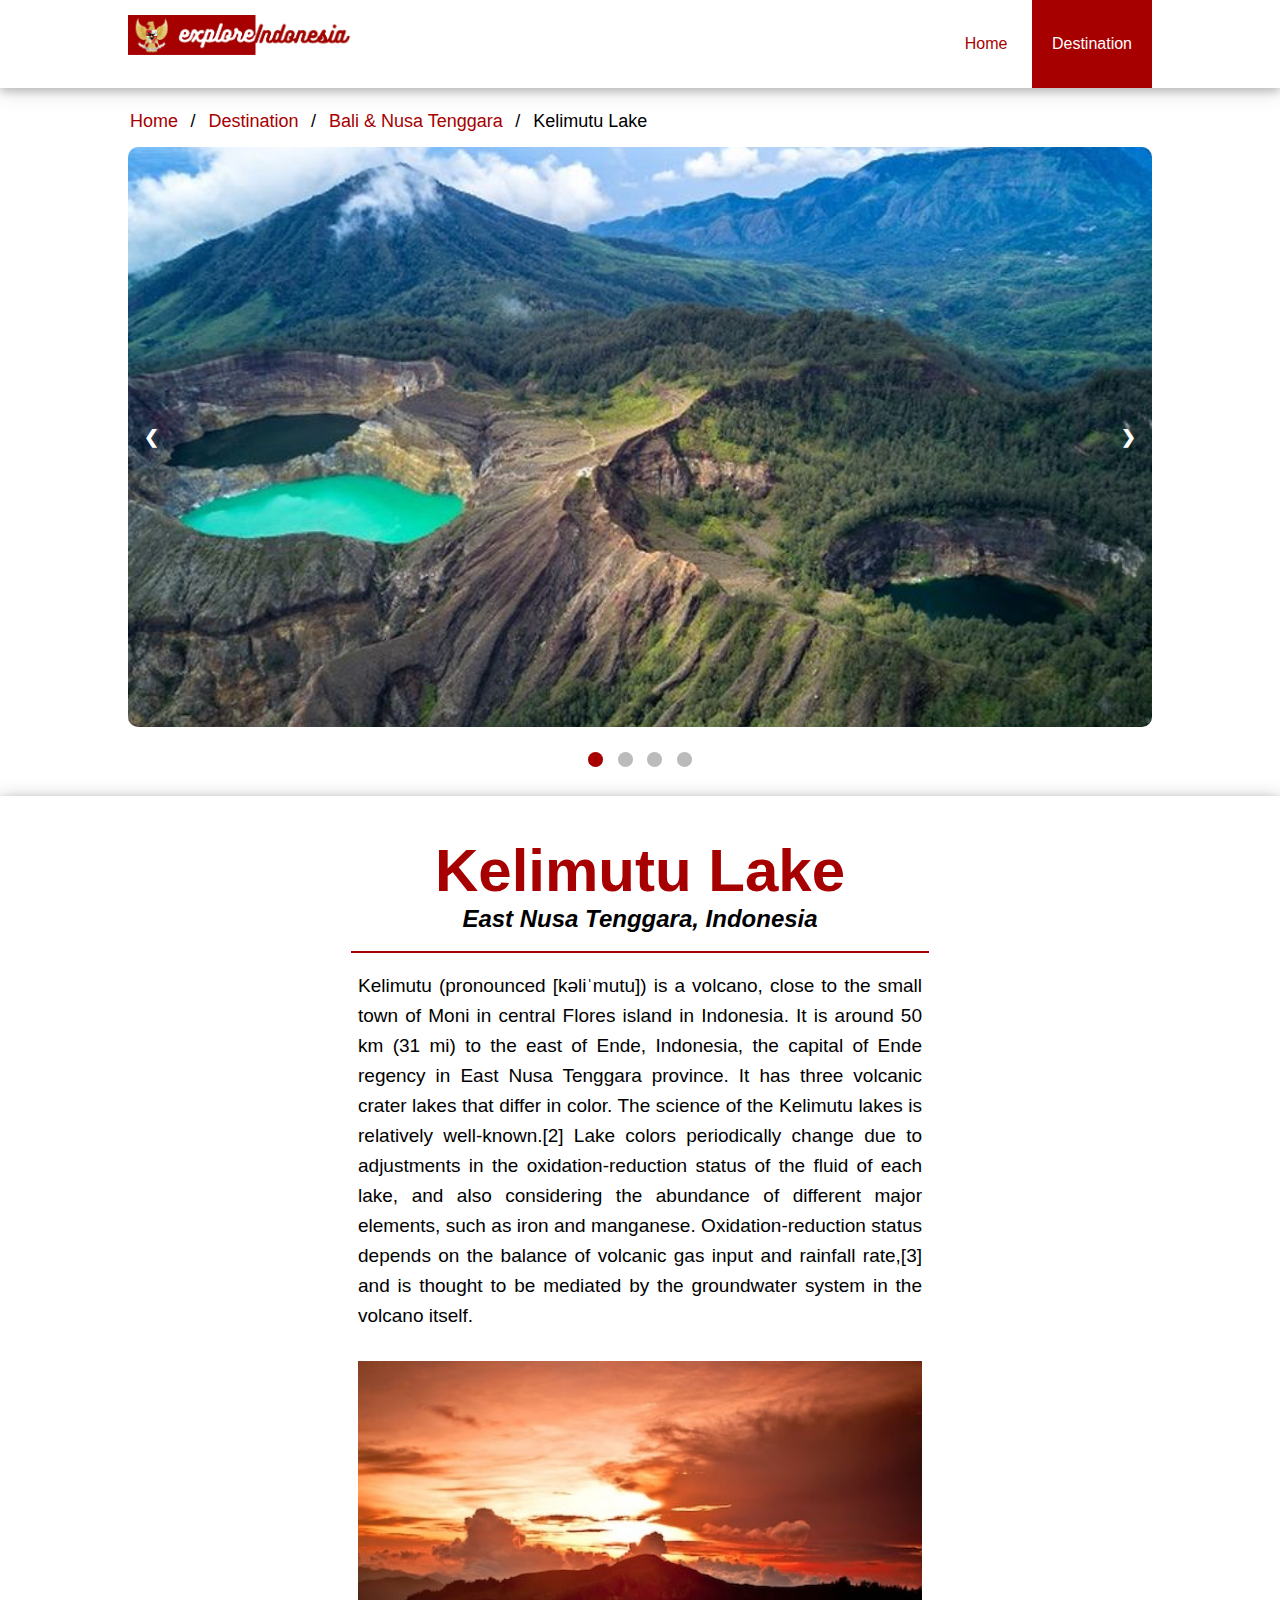
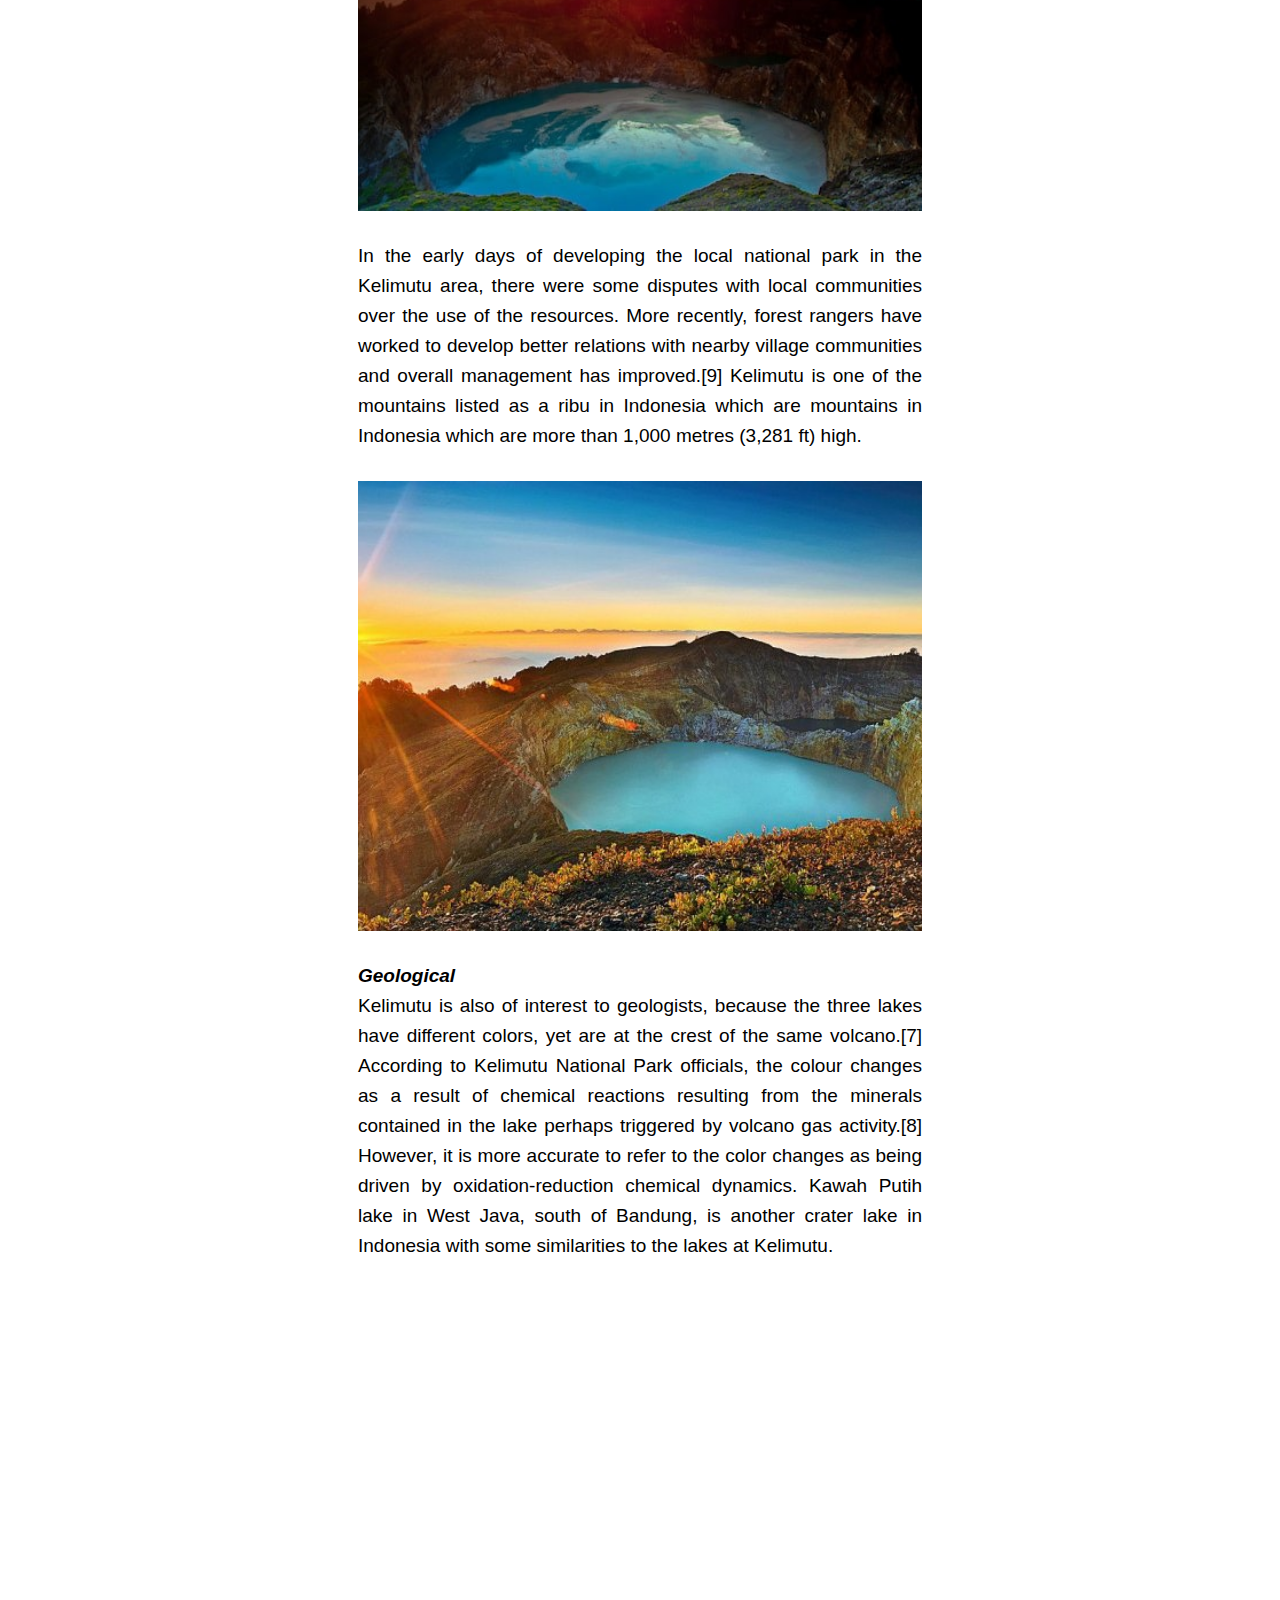
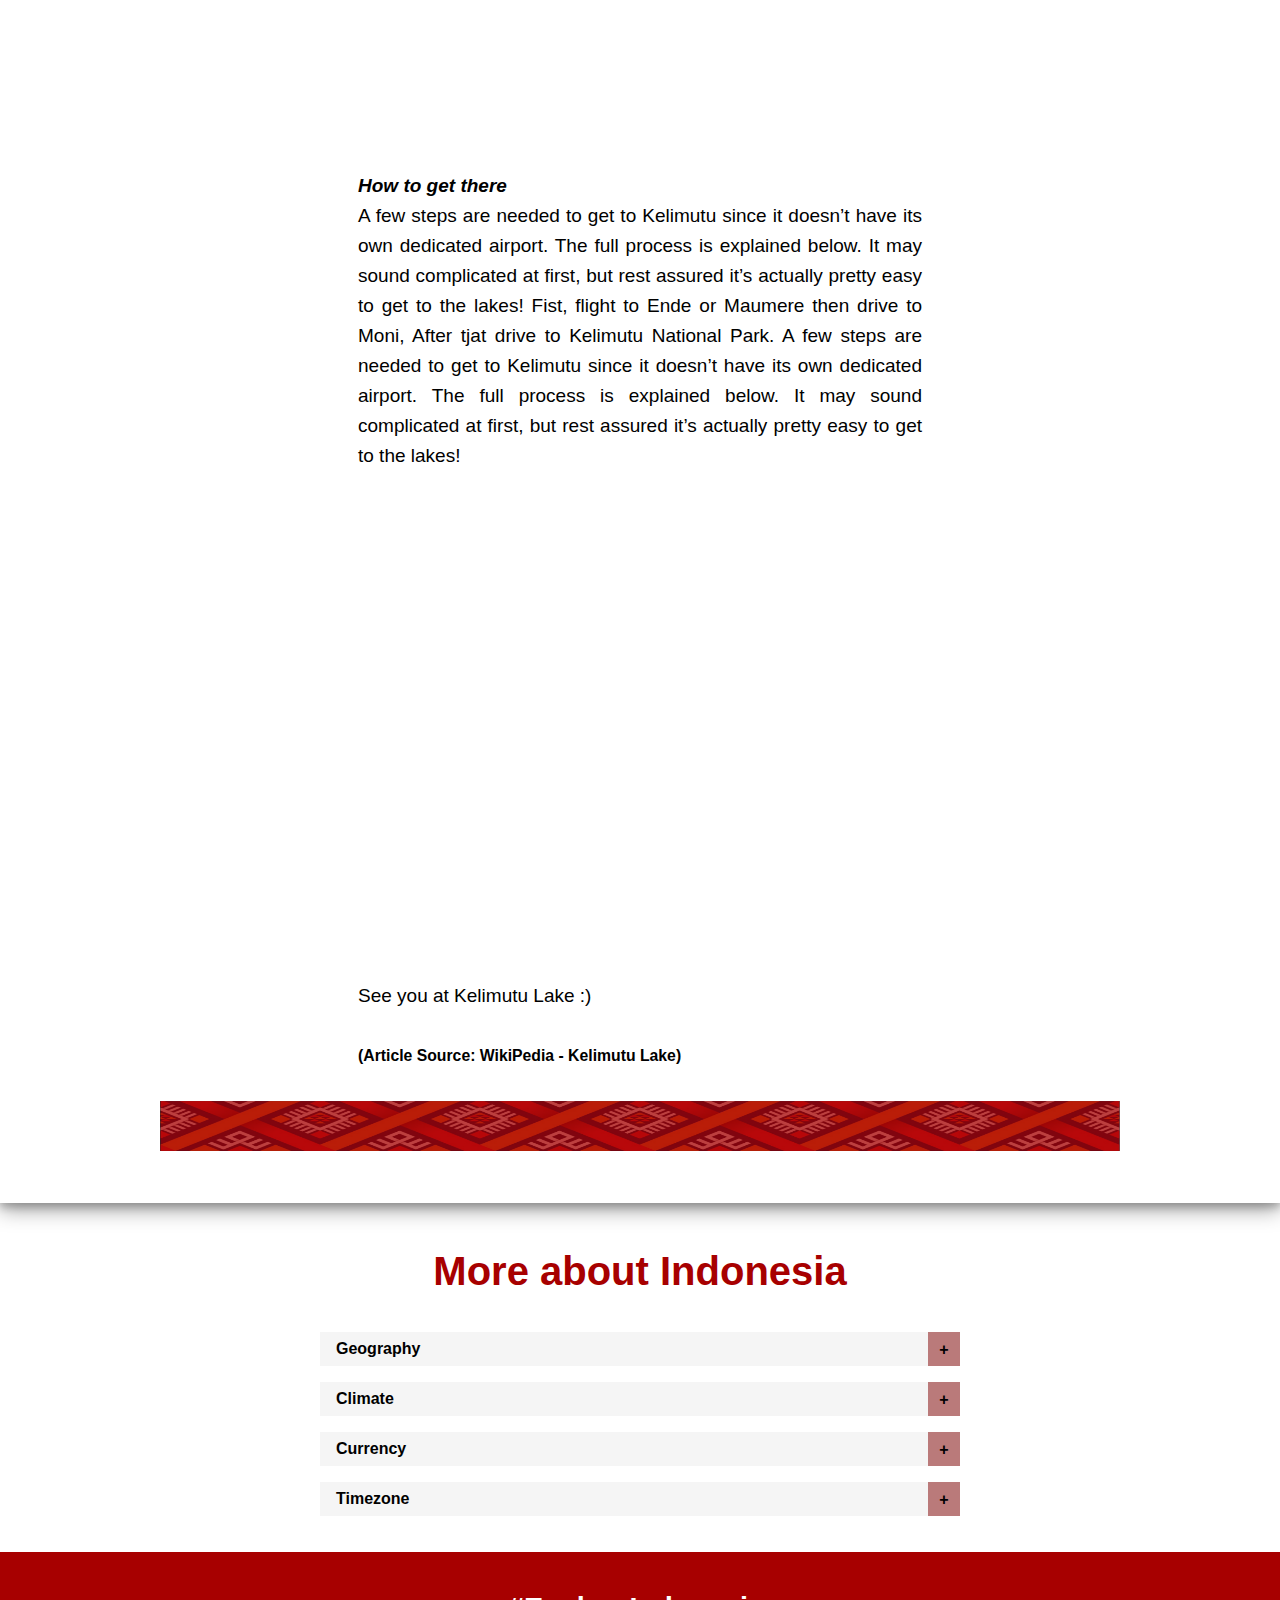
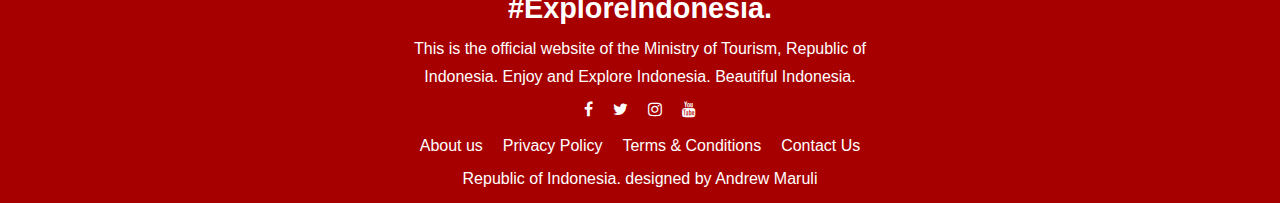
<file: html/kelimutu.html>
<!DOCTYPE html>
<html>
<head>
    <meta charset="utf-8">
    <meta name="viewport" content="width=device-width, initial-scale=1">
    <title>Kelimutu Lake - Explore Indonesia</title>
    <!-- CSS -->
    <link rel="stylesheet" type="text/css" href="../css/indexstyle.css">
    <!-- iconsLibrary -->
    <link rel="stylesheet" href="https://cdnjs.cloudflare.com/ajax/libs/font-awesome/4.7.0/css/font-awesome.min.css">
    <!-- tab-icon -->
    <link rel="icon" href="../assets/photos/logo.png" type="image/gif" sizes="16x16">
</head>
    <body>
        <!-- <header> -->
        <header>
            <div class="container">
                <div class="logo">
                    <a href="../index.html"><img src="../assets/photos/finale0.png"></img></a>
                </div>    
                <ul>
                    <li><a href="../index.html">Home</a></li>
                    <li><a class="active" href="destination.html">Destination</a></li>
                </ul>
            </div>
        </header> 
        <br>
                   <!-- breadcrumb -->
                   <div class="container">
                    <ul class="breadcrumb">
                        <li><a href="../index.html">Home</a></li>
                        <li><a href="destination.html">Destination</a></li>
                        <li><a href="balinusa.html">Bali & Nusa Tenggara</a></li>
                        <li>Kelimutu Lake</li>
                      </ul>
                      </div>
                      <section class="container">
        <div class="slideshow-container">
            <div class="img-slides fade">
              <img src="../assets/photos/Kelimutu/1 (1).jpg" style="width:100%;" height="580px">
            </div>
            
            <div class="img-slides fade">
              <img src="../assets/photos/Kelimutu/1 (2).jpg" style="width:100%"  height="580px">
            </div>
            
            <div class="img-slides fade">
              <img src="../assets/photos/Kelimutu/1 (3).jpg" style="width:100%"  height="580px">
            </div>

            <div class="img-slides fade">
                <img src="../assets/photos/Kelimutu/1 (4).jpg" style="width:100%"  height="580px">
              </div>
            
            <a class="prev" onclick="plusSlides(-1)">&#10094;</a>
            <a class="next" onclick="plusSlides(1)">&#10095;</a>
            
            </div>
        </section> 
            <div style="text-align:center">
              <span class="dot" onclick="currentSlide(1)"></span> 
              <span class="dot" onclick="currentSlide(2)"></span> 
              <span class="dot" onclick="currentSlide(3)"></span>
              <span class="dot" onclick="currentSlide(4)"></span>  
            </div>             
                <!-- jsForSlideshow -->
                <script src="../js/home.js"></script>


    <!-- laketoba-body -->
    <div class="body-frame">
    <div class="sub-name container">
        <h3>Kelimutu Lake</h3>
        <h2>East Nusa Tenggara, Indonesia</h2>
        <br>
        <hr>
        <br>
    </div>
    <div class="container dest-desc-bdy">
        <p>Kelimutu (pronounced [kəliˈmutu]) is a volcano, close to the small town of Moni in central Flores island in Indonesia. It is around 50 km (31 mi) to the east of Ende, Indonesia, the capital of Ende regency in East Nusa Tenggara province. It has three volcanic crater lakes that differ in color.
          The science of the Kelimutu lakes is relatively well-known.[2] Lake colors periodically change due to adjustments in the oxidation-reduction status of the fluid of each lake, and also considering the abundance of different major elements, such as iron and manganese. Oxidation-reduction status depends on the balance of volcanic gas input and rainfall rate,[3] and is thought to be mediated by the groundwater system in the volcano itself.</p>    
        <br>
          <img class="dest-desc-bdy lord" src="../assets/photos/Kelimutu/1 (3).jpg" alt="" style="width:100%" height="450">
        <br>
        <p>In the early days of developing the local national park in the Kelimutu area, there were some disputes with local communities over the use of the resources. More recently, forest rangers have worked to develop better relations with nearby village communities and overall management has improved.[9]
          Kelimutu is one of the mountains listed as a ribu in Indonesia which are mountains in Indonesia which are more than 1,000 metres (3,281 ft) high.</p>     
        <br>
          <img class="dest-desc-bdy lord" src="../assets/photos/Kelimutu/1 (4).jpg" alt="" style="width:100%" height="450">
        <br>
        <h4>Geological</h4>
        <p>Kelimutu is also of interest to geologists, because the three lakes have different colors, yet are at the crest of the same volcano.[7] According to Kelimutu National Park officials, the colour changes as a result of chemical reactions resulting from the minerals contained in the lake perhaps triggered by volcano gas activity.[8] However, it is more accurate to refer to the color changes as being driven by oxidation-reduction chemical dynamics. Kawah Putih lake in West Java, south of Bandung, is another crater lake in Indonesia with some similarities to the lakes at Kelimutu.</p>     
        <br>
        <iframe width="100%" height="450" src="https://www.youtube.com/embed/_r3UWuU6i-c" title="YouTube video player" frameborder="0" allow="accelerometer; autoplay; clipboard-write; encrypted-media; gyroscope; picture-in-picture" allowfullscreen></iframe>
        <br>
        <h4>How to get there</h4>
        <p>A few steps are needed to get to Kelimutu since it doesn’t have its own dedicated airport.
          The full process is explained below. It may sound complicated at first, but rest assured it’s actually pretty easy to get to the lakes! Fist, flight to Ende or Maumere
          then drive to Moni, After tjat drive to Kelimutu National Park. A few steps are needed to get to Kelimutu since it doesn’t have its own dedicated airport.

          The full process is explained below. It may sound complicated at first, but rest assured it’s actually pretty easy to get to the lakes!
        </p>
        <br>
        <iframe src="https://www.google.com/maps/embed?pb=!1m18!1m12!1m3!1d255083.2610956526!2d98.69588260360351!3d2.6110961956236394!2m3!1f0!2f0!3f0!3m2!1i1024!2i768!4f13.1!3m3!1m2!1s0x3031de07a843b6ad%3A0xc018edffa69c0d05!2sLake%20Toba!5e0!3m2!1sen!2sth!4v1619604430880!5m2!1sen!2sth" width="100%" height="450" style="border:0;" allowfullscreen="" loading="lazy"></iframe>
        <br>
        <p>See you at Kelimutu Lake :)</p>
        <br>
        <h5>(Article Source: <a href="https://en.wikipedia.org/wiki/Kelimutu" target="_blank">WikiPedia - Kelimutu Lake</a>)</h5>
        <br>
    </div>
           <!-- divider-section -->
           <section class="container divider">
            <div class="wel-container">
                  <img src="../assets/photos/dest.png" style="width:100%;" height="50px"></img>
                </div>
        </section>
</div>
    <br>
    <br>

                <!-- indonesiafact -->
                <section class="container dest-recomend">
                    <div class="section-name container">
                        <h3>More about Indonesia</h3>
                    </div>
                    <br>
                    <section class="acc-container">
                      
                      <div class="ac">
                        
                        <input class="ac-input" id="ac-1" name="ac-1" type="checkbox" />
                        <label class="ac-label ac-sub-label" for="ac-1">Geography</label>
                        
                        <article class="ac-text">
                          
                          <div class="ac-sub">
                            <input class="ac-input" id="ac-2" name="ac-2" type="checkbox" />
                            <label class="ac-label" for="ac-2">Description</label>
                            <article class="ac-sub-text">
                              <p>Indonesia is the largest archipelago in the world. It consists of five major islands and about 30 smaller groups. There are total number of 17,508 islands of which about 6000 are inhabited. Straddling equator, the archipelago is on a crossroads between two oceans, the Pacific and the Indian Ocean, and bridges two continents, Asia and Australia. Indonesia has many high mountains, the highest of which are over 4000 metres. Many of them are active volcanoes. There are tropical rainforests and jungles, as well as swampy mangrove areas. Indonesia’s most fertile land is on the island of Java.</p>
                              <br>
                              <p>Indonesia is a vast equatorial archipeago of 17,000 islands extending 5,150 kilometers (3,200 miles) east to west, between the Indian and Pacific Oceans in Southeast Asia. The largest islands are Sumatra, Java, Kalimantan (Indonesian Borneo), Sulawesi, and the Indonesian part of New Guinea (known as Papua or Irian Jaya). Islands are mountainous with dense rain forests, and some have active volcanoes. Most of the smaller islands belong to larger groups, like the Moluccas (Spice Islands).</p>
                              <br>
                              <p>The territory of the Republic of Indonesia stretches from 6°08′ N latitude to 11°15′ S latitude, and from 94°45′ E to 141°05′ E longitude. Total Area of Indonesia is 1,919,440 sq km (Land Area: 1,826,440 sq km; Water Area: 93,000 sq km). The five main islands are: Sumatra (473,606 sq. km); the most fertile and densely populated islands, Java/Madura (132,107 sq. km); Kalimantan, which comprises two-thirds of the island of Borneo (539,460 sq km); Sulawesi (189,216 sq km); and Irian Jaya (421,981 sq km), which is part of the world’s second largest island, New Guinea. Indonesia’s other islands are smaller in size.</p>   
                            </article>
                          </div>
                          
                          <div class="ac-sub">
                            <input class="ac-input" id="ac-3" name="ac-3" type="checkbox" />
                            <label class="ac-label" for="ac-3">Land Boundaries</label>
                            <article class="ac-sub-text">
                              <p>Lorem ipsum dolor sit amet consectetur adipisicing elit. Nulla dicta natus nostrum neque velit sequi commodi distinctio delectus odit autem, veniam officia reiciendis minima. Doloribus molestias eligendi aut explicabo. Corporis.</p>
                            </article>
                          </div>
                          
                        </article><!--/ac-text-->
                        
                      </div><!--/ac-->
      
                      <div class="ac">
                        
                        <input class="ac-input" id="ac-4" name="ac-4" type="checkbox" />
                        <label class="ac-label" for="ac-4">Climate</label>
                        
                        <article class="ac-text">
                          
                          <div class="ac-sub">
                            <input class="ac-input" id="ac-5" name="ac-5" type="checkbox" />
                            <label class="ac-label" for="ac-5">Kinds</label>
                            <article class="ac-sub-text">
                              <p>The extreme variations in rainfall are linked with the monsoons. Generally speaking, there is a dry season (June to September), and a rainy season (December to March). Western and northern parts of Indonesia experience the most precipitation, since the north- and westward-moving monsoon clouds are heavy with moisture by the time they reach these more distant regions. Western Sumatra, Java, Bali, the interiors of Kalimantan, Sulawesi, and Irian Jaya are the most predictably damp regions of Indonesia, with rainfall measuring more than 2,000 millimeters per year.</p>
                            </article>
                          </div>
                          
                          <div class="ac-sub">
                            <input class="ac-input" id="ac-6" name="ac-6" type="checkbox" />
                            <label class="ac-label" for="ac-6">Required Clothing</label>
                            <article class="ac-sub-text">
                              <p>Lightweight cotton clothing is advised throughout the year, with an umbrella or raincoat for sudden cloudbursts. A sweater is needed in the mountainous inland areas. No matter where you go, be prepared for high temperatures and humidity.</p>
                    
                    <p>The Martians, alarmed by the approach of a crowd, had killed a number of people with a quick-firing gun, so the story ran.  The telegram concluded with the words: "Formidable as they seem to be, the Martians have not moved from the pit into which they have fallen, and, indeed, seem incapable of doing so.  Probably this is due to the relative strength of the earth's gravitational energy."  On that last text their leader-writer expanded very comfortingly.</p>
                            </article>
                          </div>
                          
                        </article><!--/ac-text-->
                        
                      </div><!--/ac-->
      
                      <div class="ac">
                        
                        <input class="ac-input" id="ac-7" name="ac-7" type="checkbox" />
                        <label class="ac-label" for="ac-7">Currency</label>
                        
                        <article class="ac-text">
                          
                          <div class="ac-sub">
                            <input class="ac-input" id="ac-8" name="ac-8" type="checkbox" />
                            <label class="ac-label" for="ac-8">Currency Name</label>
                            <article class="ac-sub-text">
                              <p>The local currency of Indonesia is Rupiah (Rp). Bills come in denominations of Rp 500, 1000, 2000, 5000, 10.000, 20.000, 50.000, and 100.000. Coins come in denominations of Rp 25, 50, 100, 200, and 500. </p> <br>
                             </article>
                          </div>
                          
                          <div class="ac-sub">
                            <input class="ac-input" id="ac-9" name="ac-9" type="checkbox" />
                            <label class="ac-label" for="ac-9">How to get?</label>
                            <article class="ac-sub-text">
                              <p>Foreign currencies, either banknotes or travellers cheques, are easily exchanged at banks and money changers in major tourist destinations. Credit cards are accepted at most hotels and restaurants in main cities. It is advisable to carry sufficient amounts of Rupiah when traveling to smaller towns or outer provinces. </p><br>
                              <p>Indonesia maintains a liberal foreign exchange system and has few restrictions on transfers abroad, and in general freely allows conversions to and from foreign currencies. The Rupiah-Indonesian Currency-is linked to a basket of currencies of Indonesia’s major trading partners. The unitary exchange rate allows for fluctuation.</p>              
                            </article>
                          </div>
                          
                        </article><!--/ac-text-->
                        
                      </div><!--/ac-->
      
                      <div class="ac">
                        
                        <input class="ac-input" id="ac-10" name="ac-10" type="checkbox" />
                        <label class="ac-label" for="ac-10">Timezone</label>
                        
                        <article class="ac-text">
                          
                          <div class="ac-sub">
                            <input class="ac-input" id="ac-11" name="ac11" type="checkbox" />
                            <label class="ac-label" for="ac-11">Three Timezone?</label>
                            <article class="ac-sub-text">
                              <p>Sumatra, Java and West & Central Kalimantan are 7 hours ahead of Greenwich Mean Time (GMT+7)</p> <br>
                              <p>Bali, Nusa Tenggara, South & East Kalimantan and Sulawesi are 8 hours ahead of Greenwich Mean Time (GMT+8)</p> <br>
                              <p>Irian Jaya and Maluku are 9 hours ahead of Greenwich Mean Time (GMT+9)</p>                      
                            </article>
                          </div>
                        </article><!--/ac-text-->
                        
                      </div><!--/ac-->
                      </section>
                    </section>
                    <br>

      <!-- footer -->
      <footer>
        <div class="footer-cont">
            <h3>#ExploreIndonesia.</h3>
            <p>This is the official website of the Ministry of Tourism, Republic of Indonesia. Enjoy and Explore Indonesia. Beautiful Indonesia.</p>
        <ul class="sosmed">
            <li><a href="https://www.facebook.com/pesonaidtravel/" target="_blank"><i class="fa fa-facebook"></i></a></li>
            <li><a href="https://twitter.com/pesonaid_travel?s=09" target="_blank"><i class="fa fa-twitter"></i></a></li>
            <li><a href="https://www.instagram.com/pesonaid_travel/" target="_blank"><i class="fa fa-instagram"></i></a></li>
            <li><a href="https://www.youtube.com/channel/UCa-qfc1ByQfpiq7fqfoDg9w" target="_blank"><i class="fa fa-youtube"></i></a></li>
        </ul>
        <br>
        <ul class="sosmed">
            <li><a href="about.html">About us</a></li>
            <li><a href="privacy.html">Privacy Policy</a></li>
            <li><a href="termandcond.html">Terms & Conditions</a></li>
            <li><a href="contactus.html">Contact Us</a></li>
        </ul>
        <p>Republic of Indonesia. designed by Andrew Maruli</p>
        </div>
    </footer>

</body>
</html>
</file>
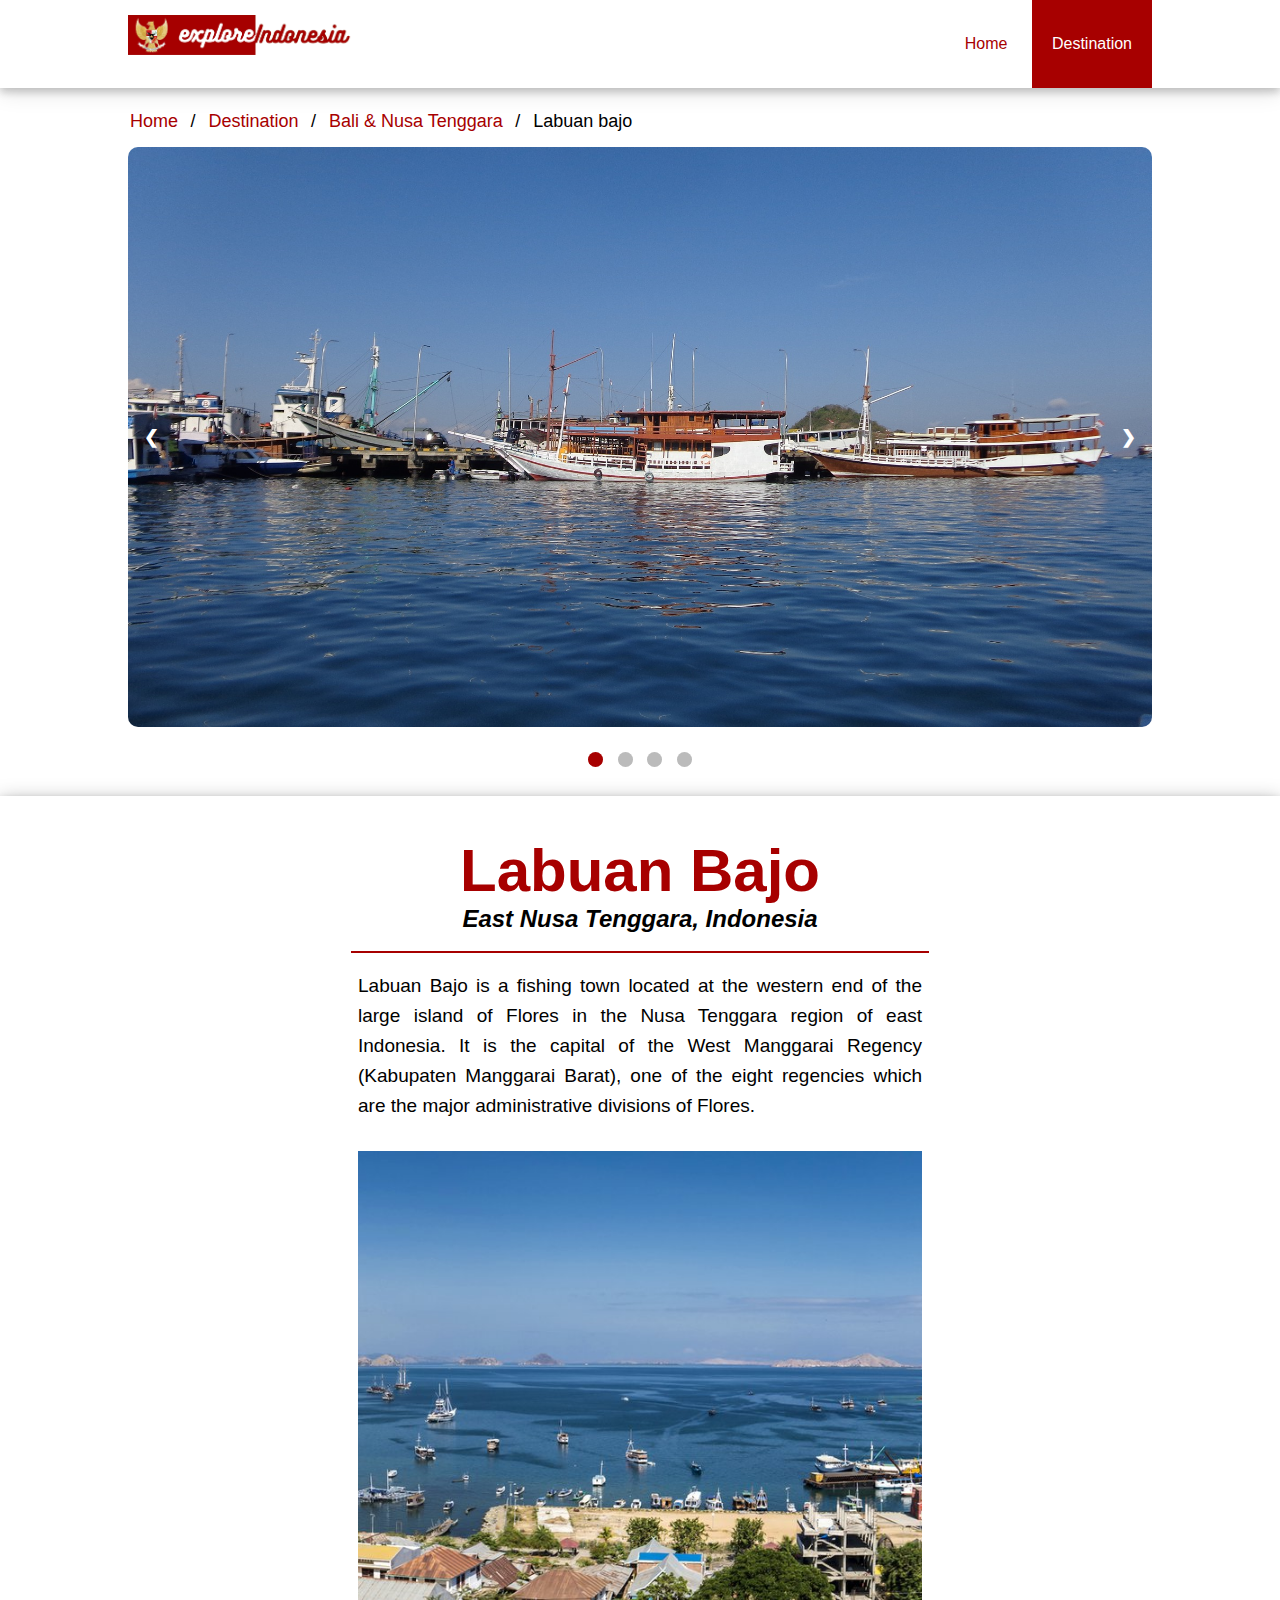
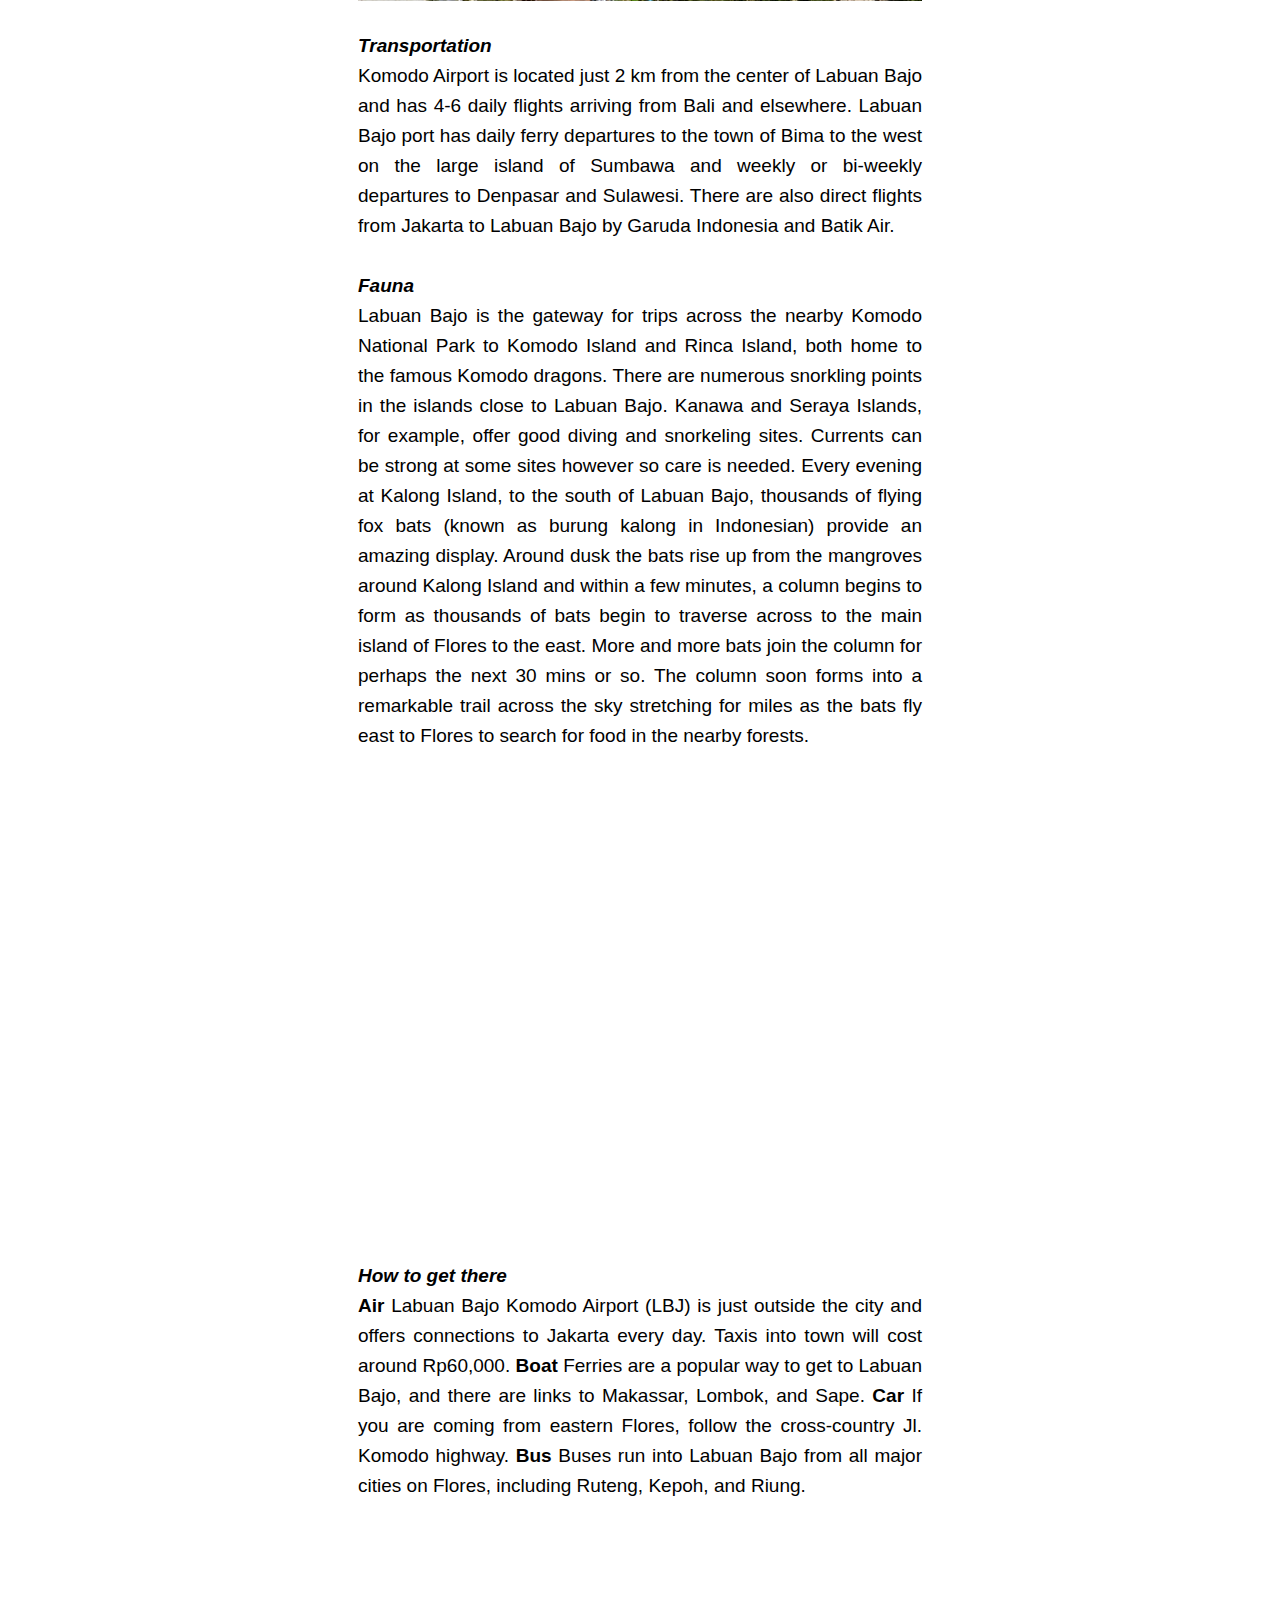
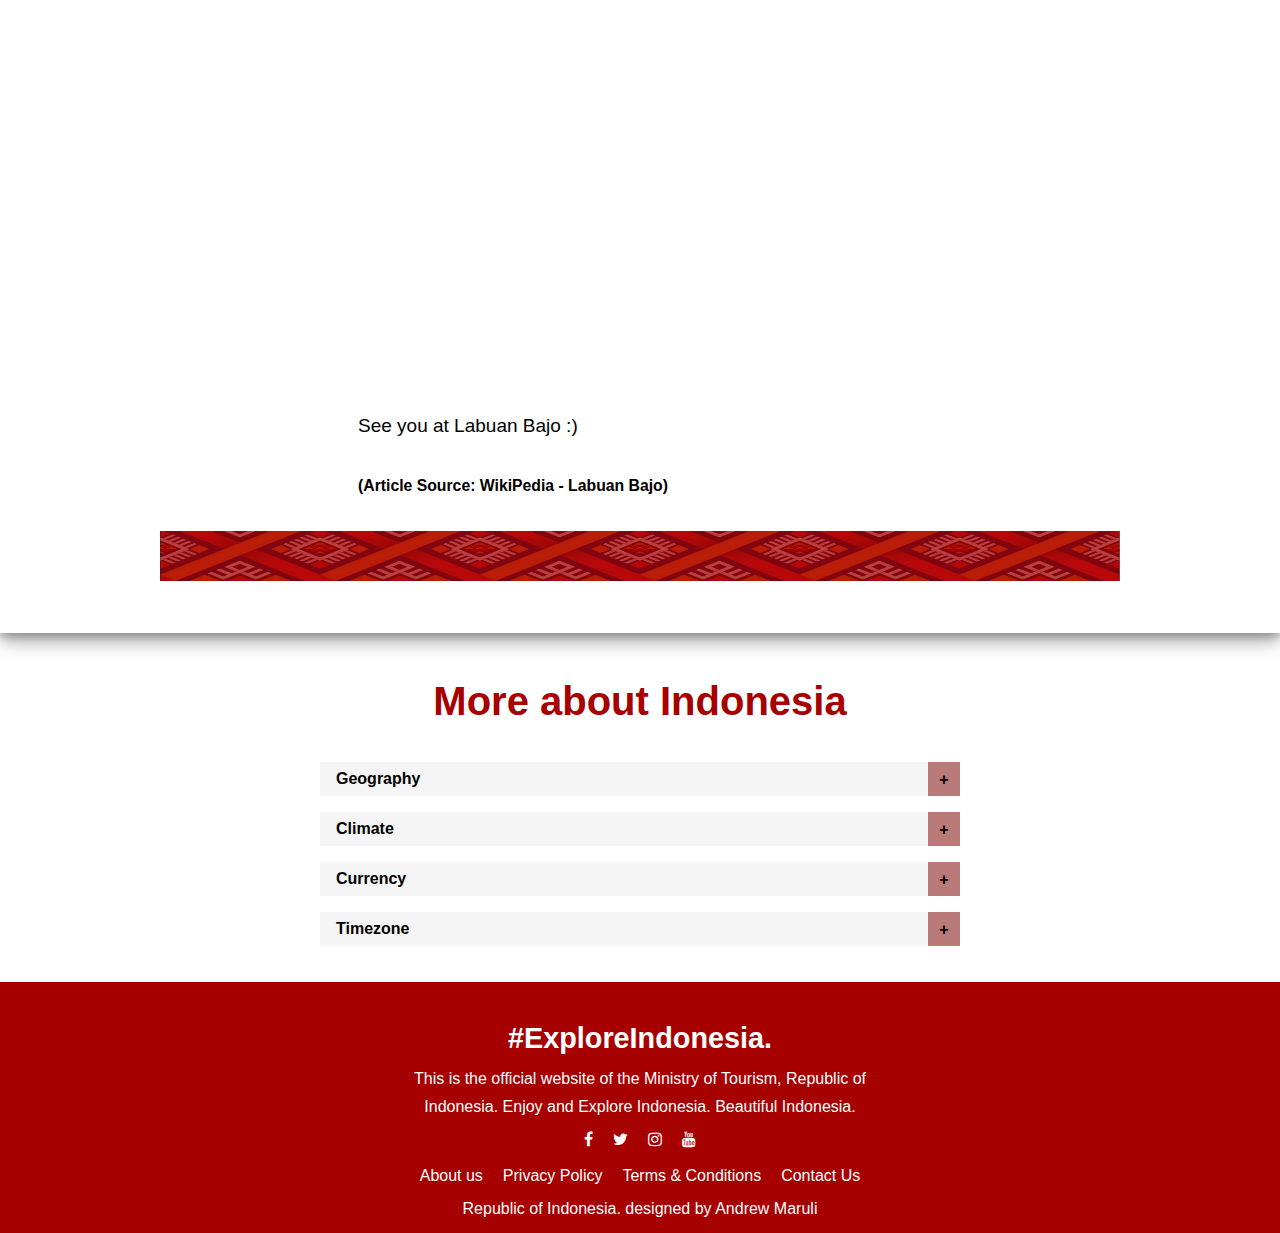
<file: html/labuanbajo.html>
<!DOCTYPE html>
<html>
<head>
    <meta charset="utf-8">
    <meta name="viewport" content="width=device-width, initial-scale=1">
    <title>Labuan Bajo - Explore Indonesia</title>
    <!-- CSS -->
    <link rel="stylesheet" type="text/css" href="../css/indexstyle.css">
    <!-- iconsLibrary -->
    <link rel="stylesheet" href="https://cdnjs.cloudflare.com/ajax/libs/font-awesome/4.7.0/css/font-awesome.min.css">
    <!-- tab-icon -->
    <link rel="icon" href="../assets/photos/logo.png" type="image/gif" sizes="16x16">
</head>
    <body>
        <!-- <header> -->
        <header>
            <div class="container">
                <div class="logo">
                    <a href="../index.html"><img src="../assets/photos/finale0.png"></img></a>
                </div>    
                <ul>
                    <li><a href="../index.html">Home</a></li>
                    <li><a class="active" href="destination.html">Destination</a></li>
                </ul>
            </div>
        </header> 
          <br>
                   <!-- breadcrumb -->
                   <div class="container">
                    <ul class="breadcrumb">
                        <li><a href="../index.html">Home</a></li>
                        <li><a href="destination.html">Destination</a></li>
                        <li><a href="balinusa.html'">Bali & Nusa Tenggara</a></li>
                        <li>Labuan bajo</li>
                      </ul>
                      </div>
                      <section class="container">
        <div class="slideshow-container">
            <div class="img-slides fade">
              <img src="../assets/photos/Labuan Bajo/1.jpg" style="width:100%;" height="580px">
            </div>
            
            <div class="img-slides fade">
              <img src="../assets/photos/labuan bajo.jpg" style="width:100%"  height="580px">
            </div>
            
            <div class="img-slides fade">
              <img src="../assets/photos/Labuan Bajo/2.jpg" style="width:100%"  height="580px">
            </div>

            <div class="img-slides fade">
                <img src="../assets/photos/Labuan Bajo/3.jpg" style="width:100%"  height="580px">
              </div>
            
            <a class="prev" onclick="plusSlides(-1)">&#10094;</a>
            <a class="next" onclick="plusSlides(1)">&#10095;</a>
            
            </div>
        </section> 
            <div style="text-align:center">
              <span class="dot" onclick="currentSlide(1)"></span> 
              <span class="dot" onclick="currentSlide(2)"></span> 
              <span class="dot" onclick="currentSlide(3)"></span>
              <span class="dot" onclick="currentSlide(4)"></span>  
            </div>             
                <!-- jsForSlideshow -->
                <script src="../js/home.js"></script>

    <!-- laketoba-body -->
    <div class="body-frame">
    <div class="sub-name container">
        <h3>Labuan Bajo</h3>
        <h2>East Nusa Tenggara, Indonesia</h2>
        <br>
        <hr>
        <br>
    </div>
    <div class="container dest-desc-bdy">
        <p>Labuan Bajo is a fishing town located at the western end of the large island of Flores in the Nusa Tenggara region of east Indonesia. 
          It is the capital of the West Manggarai Regency (Kabupaten Manggarai Barat), one of the eight regencies which are the major 
          administrative divisions of Flores.</p>    
        <br>
        <img class="dest-desc-bdy lord" src="../assets/photos/Labuan Bajo/4.jpg" alt="Labuan Bajo" style="width:100%" height="450">
        <br>
        <h4>Transportation</h4>
        <p>Komodo Airport is located just 2 km from the center of Labuan Bajo and has 4-6 daily flights arriving from Bali and elsewhere. Labuan Bajo port has daily ferry departures to the town of Bima to the west on the large island of Sumbawa and weekly 
          or bi-weekly departures to Denpasar and Sulawesi. There are also direct flights from Jakarta to Labuan Bajo by Garuda Indonesia and Batik Air.</p>     
        <br>
        <h4>Fauna</h4>
        <p>Labuan Bajo is the gateway for trips across the nearby Komodo National Park to Komodo Island and Rinca Island, both home to the famous Komodo dragons.
          There are numerous snorkling points in the islands close to Labuan Bajo. Kanawa and Seraya Islands, for example, offer good diving and snorkeling sites. 
          Currents can be strong at some sites however so care is needed.
          Every evening at Kalong Island, to the south of Labuan Bajo, thousands of flying fox bats (known as burung kalong in Indonesian) provide an amazing display. 
          Around dusk the bats rise up from the mangroves around Kalong Island and within a few minutes, a column begins to form as thousands of bats begin to traverse across 
          to the main island of Flores to the east. More and more bats join the column for perhaps the next 30 mins or so. The column soon forms into a remarkable trail across 
          the sky stretching for miles as the bats fly east to Flores to search for food in the nearby forests.</p>     
        <br>
        <iframe width="100%" height="450" src="https://www.youtube.com/embed/PUY26b2JfQY" title="YouTube video player" frameborder="0" allow="accelerometer; autoplay; clipboard-write; encrypted-media; gyroscope; picture-in-picture" allowfullscreen></iframe>
        <br>
        <h4>How to get there</h4>
        <p><strong>Air</strong>
          Labuan Bajo Komodo Airport (LBJ) is just outside the city and offers connections to Jakarta every day. Taxis into town will cost around Rp60,000.
          <strong>Boat</strong>
          Ferries are a popular way to get to Labuan Bajo, and there are links to Makassar, Lombok, and Sape.
          <Strong>Car</Strong>
          If you are coming from eastern Flores, follow the cross-country Jl. Komodo highway.
          <Strong>Bus</Strong>
          Buses run into Labuan Bajo from all major cities on Flores, including Ruteng, Kepoh, and Riung.</p>
        <br>
        <iframe src="https://www.google.com/maps/embed?pb=!1m18!1m12!1m3!1d255083.2610956526!2d98.69588260360351!3d2.6110961956236394!2m3!1f0!2f0!3f0!3m2!1i1024!2i768!4f13.1!3m3!1m2!1s0x3031de07a843b6ad%3A0xc018edffa69c0d05!2sLake%20Toba!5e0!3m2!1sen!2sth!4v1619604430880!5m2!1sen!2sth" width="100%" height="450" style="border:0;" allowfullscreen="" loading="lazy"></iframe>
        <br>
        <p>See you at Labuan Bajo :)</p>
        <br>
        <h5>(Article Source: <a href="https://en.wikipedia.org/wiki/Labuan_Bajo" target="_blank">WikiPedia - Labuan Bajo</a>)</h5>
        <br>
    </div>
           <!-- divider-section -->
           <section class="container divider">
            <div class="wel-container">
                  <img src="../assets/photos/dest.png" style="width:100%;" height="50px"></img>
                </div>
        </section>
</div>
    <br>
    <br>

                 <!-- indonesiafact -->
                 <section class="container dest-recomend">
                    <div class="section-name container">
                        <h3>More about Indonesia</h3>
                    </div>
                    <br>
                    <section class="acc-container">
                      
                      <div class="ac">
                        
                        <input class="ac-input" id="ac-1" name="ac-1" type="checkbox" />
                        <label class="ac-label ac-sub-label" for="ac-1">Geography</label>
                        
                        <article class="ac-text">
                          
                          <div class="ac-sub">
                            <input class="ac-input" id="ac-2" name="ac-2" type="checkbox" />
                            <label class="ac-label" for="ac-2">Description</label>
                            <article class="ac-sub-text">
                              <p>Indonesia is the largest archipelago in the world. It consists of five major islands and about 30 smaller groups. There are total number of 17,508 islands of which about 6000 are inhabited. Straddling equator, the archipelago is on a crossroads between two oceans, the Pacific and the Indian Ocean, and bridges two continents, Asia and Australia. Indonesia has many high mountains, the highest of which are over 4000 metres. Many of them are active volcanoes. There are tropical rainforests and jungles, as well as swampy mangrove areas. Indonesia’s most fertile land is on the island of Java.</p>
                              <br>
                              <p>Indonesia is a vast equatorial archipeago of 17,000 islands extending 5,150 kilometers (3,200 miles) east to west, between the Indian and Pacific Oceans in Southeast Asia. The largest islands are Sumatra, Java, Kalimantan (Indonesian Borneo), Sulawesi, and the Indonesian part of New Guinea (known as Papua or Irian Jaya). Islands are mountainous with dense rain forests, and some have active volcanoes. Most of the smaller islands belong to larger groups, like the Moluccas (Spice Islands).</p>
                              <br>
                              <p>The territory of the Republic of Indonesia stretches from 6°08′ N latitude to 11°15′ S latitude, and from 94°45′ E to 141°05′ E longitude. Total Area of Indonesia is 1,919,440 sq km (Land Area: 1,826,440 sq km; Water Area: 93,000 sq km). The five main islands are: Sumatra (473,606 sq. km); the most fertile and densely populated islands, Java/Madura (132,107 sq. km); Kalimantan, which comprises two-thirds of the island of Borneo (539,460 sq km); Sulawesi (189,216 sq km); and Irian Jaya (421,981 sq km), which is part of the world’s second largest island, New Guinea. Indonesia’s other islands are smaller in size.</p>   
                            </article>
                          </div>
                          
                          <div class="ac-sub">
                            <input class="ac-input" id="ac-3" name="ac-3" type="checkbox" />
                            <label class="ac-label" for="ac-3">Land Boundaries</label>
                            <article class="ac-sub-text">
                              <p>Lorem ipsum dolor sit amet consectetur adipisicing elit. Nulla dicta natus nostrum neque velit sequi commodi distinctio delectus odit autem, veniam officia reiciendis minima. Doloribus molestias eligendi aut explicabo. Corporis.</p>
                            </article>
                          </div>
                          
                        </article><!--/ac-text-->
                        
                      </div><!--/ac-->
      
                      <div class="ac">
                        
                        <input class="ac-input" id="ac-4" name="ac-4" type="checkbox" />
                        <label class="ac-label" for="ac-4">Climate</label>
                        
                        <article class="ac-text">
                          
                          <div class="ac-sub">
                            <input class="ac-input" id="ac-5" name="ac-5" type="checkbox" />
                            <label class="ac-label" for="ac-5">Kinds</label>
                            <article class="ac-sub-text">
                              <p>The extreme variations in rainfall are linked with the monsoons. Generally speaking, there is a dry season (June to September), and a rainy season (December to March). Western and northern parts of Indonesia experience the most precipitation, since the north- and westward-moving monsoon clouds are heavy with moisture by the time they reach these more distant regions. Western Sumatra, Java, Bali, the interiors of Kalimantan, Sulawesi, and Irian Jaya are the most predictably damp regions of Indonesia, with rainfall measuring more than 2,000 millimeters per year.</p>
                            </article>
                          </div>
                          
                          <div class="ac-sub">
                            <input class="ac-input" id="ac-6" name="ac-6" type="checkbox" />
                            <label class="ac-label" for="ac-6">Required Clothing</label>
                            <article class="ac-sub-text">
                              <p>Lightweight cotton clothing is advised throughout the year, with an umbrella or raincoat for sudden cloudbursts. A sweater is needed in the mountainous inland areas. No matter where you go, be prepared for high temperatures and humidity.</p>
                    
                    <p>The Martians, alarmed by the approach of a crowd, had killed a number of people with a quick-firing gun, so the story ran.  The telegram concluded with the words: "Formidable as they seem to be, the Martians have not moved from the pit into which they have fallen, and, indeed, seem incapable of doing so.  Probably this is due to the relative strength of the earth's gravitational energy."  On that last text their leader-writer expanded very comfortingly.</p>
                            </article>
                          </div>
                          
                        </article><!--/ac-text-->
                        
                      </div><!--/ac-->
      
                      <div class="ac">
                        
                        <input class="ac-input" id="ac-7" name="ac-7" type="checkbox" />
                        <label class="ac-label" for="ac-7">Currency</label>
                        
                        <article class="ac-text">
                          
                          <div class="ac-sub">
                            <input class="ac-input" id="ac-8" name="ac-8" type="checkbox" />
                            <label class="ac-label" for="ac-8">Currency Name</label>
                            <article class="ac-sub-text">
                              <p>The local currency of Indonesia is Rupiah (Rp). Bills come in denominations of Rp 500, 1000, 2000, 5000, 10.000, 20.000, 50.000, and 100.000. Coins come in denominations of Rp 25, 50, 100, 200, and 500. </p> <br>
                             </article>
                          </div>
                          
                          <div class="ac-sub">
                            <input class="ac-input" id="ac-9" name="ac-9" type="checkbox" />
                            <label class="ac-label" for="ac-9">How to get?</label>
                            <article class="ac-sub-text">
                              <p>Foreign currencies, either banknotes or travellers cheques, are easily exchanged at banks and money changers in major tourist destinations. Credit cards are accepted at most hotels and restaurants in main cities. It is advisable to carry sufficient amounts of Rupiah when traveling to smaller towns or outer provinces. </p><br>
                              <p>Indonesia maintains a liberal foreign exchange system and has few restrictions on transfers abroad, and in general freely allows conversions to and from foreign currencies. The Rupiah-Indonesian Currency-is linked to a basket of currencies of Indonesia’s major trading partners. The unitary exchange rate allows for fluctuation.</p>              
                            </article>
                          </div>
                          
                        </article><!--/ac-text-->
                        
                      </div><!--/ac-->
      
                      <div class="ac">
                        
                        <input class="ac-input" id="ac-10" name="ac-10" type="checkbox" />
                        <label class="ac-label" for="ac-10">Timezone</label>
                        
                        <article class="ac-text">
                          
                          <div class="ac-sub">
                            <input class="ac-input" id="ac-11" name="ac11" type="checkbox" />
                            <label class="ac-label" for="ac-11">Three Timezone?</label>
                            <article class="ac-sub-text">
                              <p>Sumatra, Java and West & Central Kalimantan are 7 hours ahead of Greenwich Mean Time (GMT+7)</p> <br>
                              <p>Bali, Nusa Tenggara, South & East Kalimantan and Sulawesi are 8 hours ahead of Greenwich Mean Time (GMT+8)</p> <br>
                              <p>Irian Jaya and Maluku are 9 hours ahead of Greenwich Mean Time (GMT+9)</p>                      
                            </article>
                          </div>
                        </article><!--/ac-text-->
                        
                      </div><!--/ac-->
                      </section>
                    </section>
                    <br>

      <!-- footer -->
      <footer>
        <div class="footer-cont">
            <h3>#ExploreIndonesia.</h3>
            <p>This is the official website of the Ministry of Tourism, Republic of Indonesia. Enjoy and Explore Indonesia. Beautiful Indonesia.</p>
        <ul class="sosmed">
            <li><a href="https://www.facebook.com/pesonaidtravel/" target="_blank"><i class="fa fa-facebook"></i></a></li>
            <li><a href="https://twitter.com/pesonaid_travel?s=09" target="_blank"><i class="fa fa-twitter"></i></a></li>
            <li><a href="https://www.instagram.com/pesonaid_travel/" target="_blank"><i class="fa fa-instagram"></i></a></li>
            <li><a href="https://www.youtube.com/channel/UCa-qfc1ByQfpiq7fqfoDg9w" target="_blank"><i class="fa fa-youtube"></i></a></li>
        </ul>
        <br>
        <ul class="sosmed">
            <li><a href="about.html">About us</a></li>
            <li><a href="privacy.html">Privacy Policy</a></li>
            <li><a href="termandcond.html">Terms & Conditions</a></li>
            <li><a href="contactus.html">Contact Us</a></li>
        </ul>
        <p>Republic of Indonesia. designed by Andrew Maruli</p>
        </div>
    </footer>
      
</body>
</html>
</file>
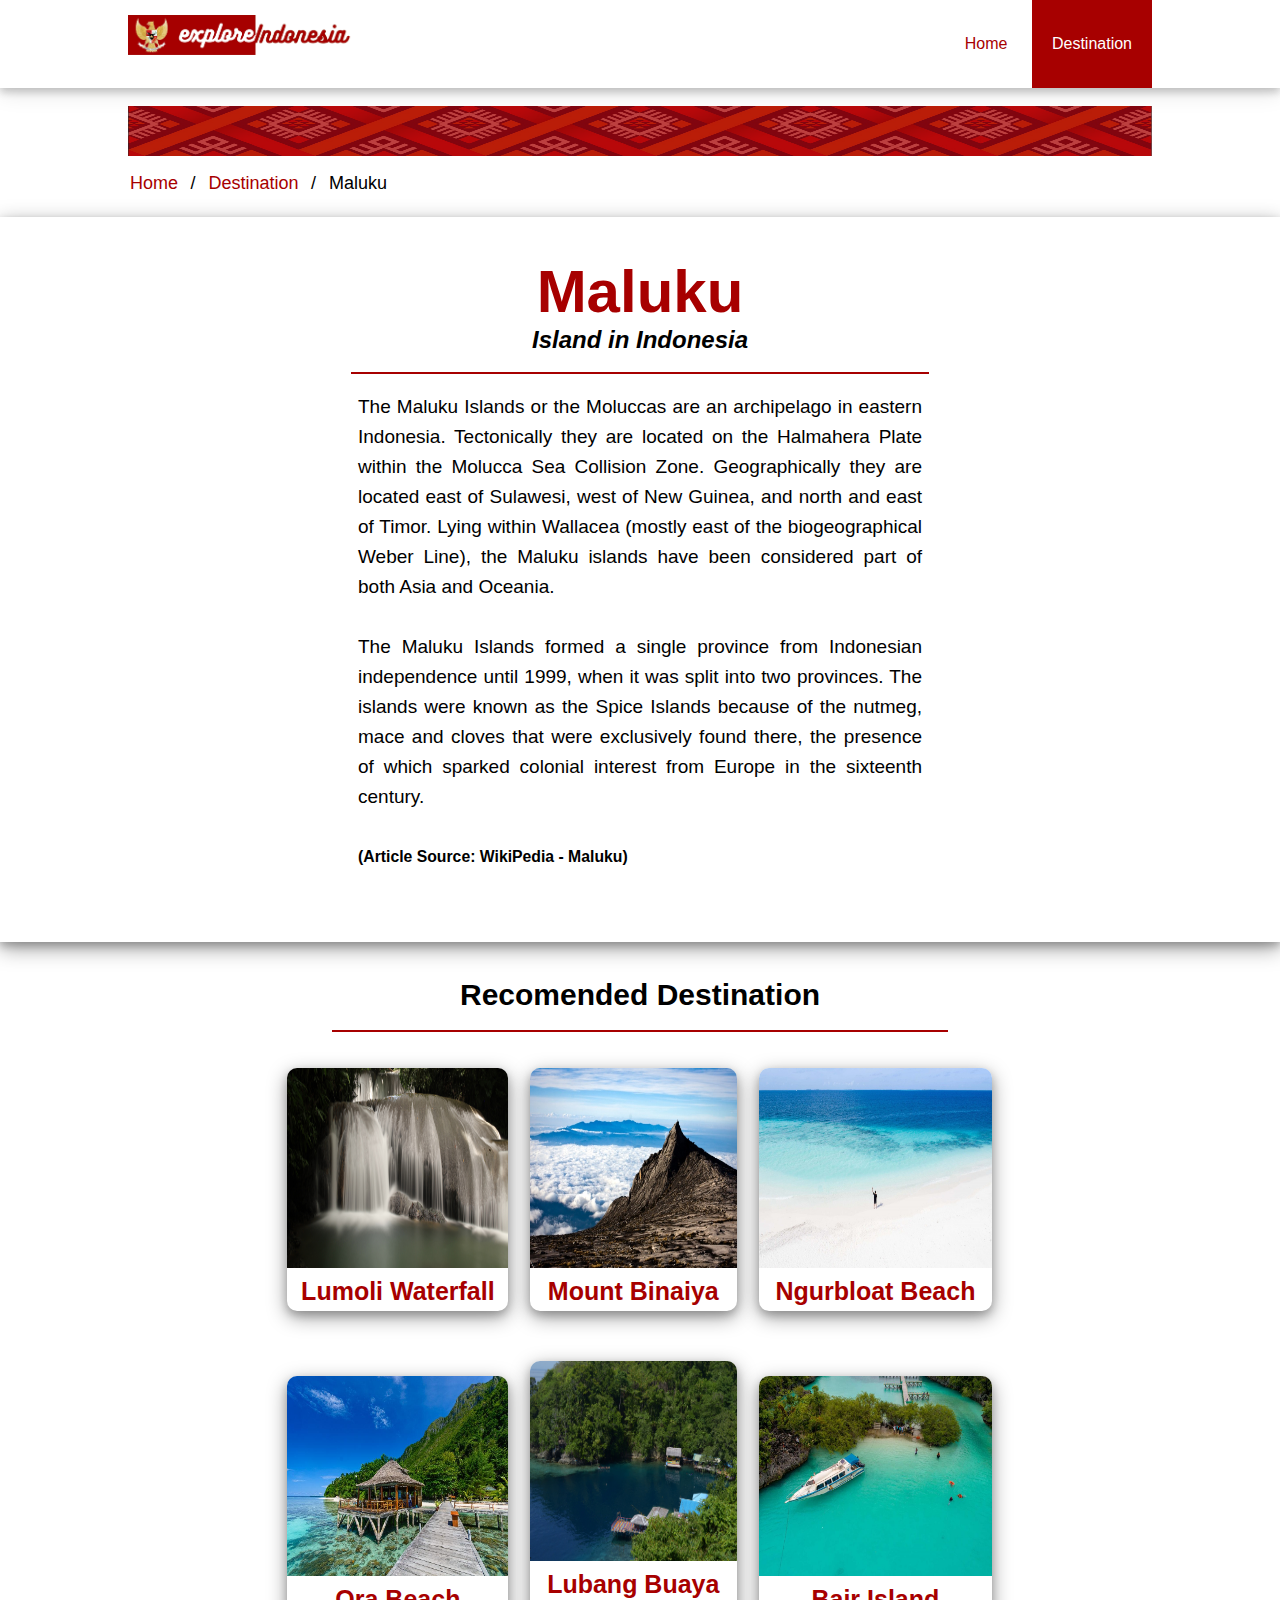
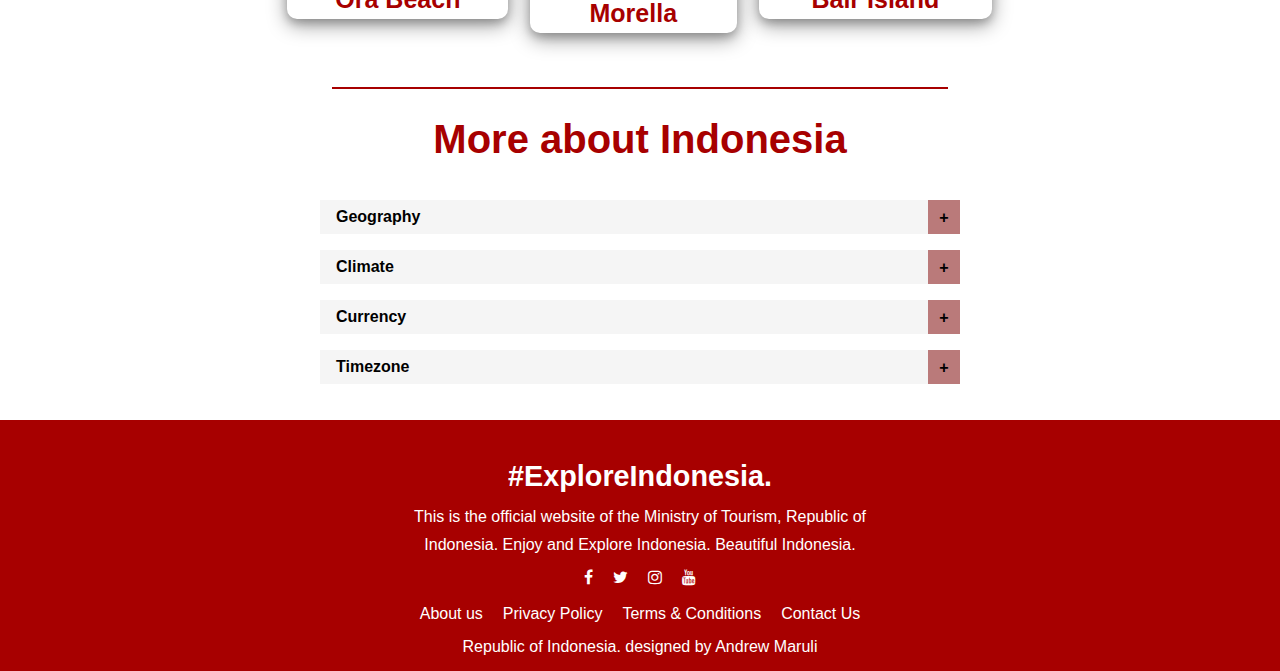
<file: html/maluku.html>
<!DOCTYPE html>
<html>
<head>
    <meta charset="utf-8">
    <meta name="viewport" content="width=device-width, initial-scale=1">
    <title>Maluku - Explore Indonesia</title>
    <!-- CSS -->
    <link rel="stylesheet" type="text/css" href="../css/indexstyle.css">
    <!-- iconsLibrary -->
    <link rel="stylesheet" href="https://cdnjs.cloudflare.com/ajax/libs/font-awesome/4.7.0/css/font-awesome.min.css">
    <!-- tab-icon -->
    <link rel="icon" href="../assets/photos/logo.png" type="image/gif" sizes="16x16">
</head>
    <body>
        <!-- <header> -->
        <header>
            <div class="container">
                <div class="logo">
                    <a href="../index.html"><img src="../assets/photos/finale0.png"></img></a>
                </div>    
                <ul>
                    <li><a href="../index.html">Home</a></li>
                    <li><a class="active" href="destination.html">Destination</a></li>
                </ul>
            </div>
        </header> 
        <br>
                  <!-- divider-section -->
        <section class="container divider">
            <div class="wel-container">
                  <img src="../assets/photos/dest.png" style="width:100%;" height="50px"></img>
                </div>
        </section>
                   <!-- breadcrumb -->
                   <div class="container">
                    <ul class="breadcrumb">
                        <li><a href="../index.html">Home</a></li>
                        <li><a href="destination.html">Destination</a></li>
                        <li>Maluku</li>
                      </ul>
                    </div>    
                <br>

    <!---body -->
    <div class="body-frame">
    <div class="sub-name container">
        <h3>Maluku</h3>
        <h2>Island in Indonesia</h2>
        <br>
        <hr>
        <br>
    </div>
    <div class="container dest-desc-bdy">
        <p>The Maluku Islands or the Moluccas are an archipelago in eastern Indonesia. Tectonically they are located on the Halmahera Plate within the Molucca Sea Collision Zone. Geographically they are located east of Sulawesi, west of New Guinea, and north and east of Timor. Lying within Wallacea (mostly east of the biogeographical Weber Line), the Maluku islands have been considered part of both Asia and Oceania. <br><br>
          The Maluku Islands formed a single province from Indonesian independence until 1999, when it was split into two provinces. 
          The islands were known as the Spice Islands because of the nutmeg, mace and cloves that were exclusively found there, the presence of which sparked colonial interest from Europe in the sixteenth century.</p>    
        <br>
        <h5>(Article Source: <a href="https://en.wikipedia.org/wiki/Maluku_Islands" target="_blank">WikiPedia - Maluku</a>)</h5>
        <br>
    </div>
</div>
<br>
<br>
        <div class="sub-name container">
            <h4>Recomended Destination</h4>
            <br>
            <hr>
            <br>
            <br>
        </div>
    <!-- reccomended destination -->
        <section class="container dest-recomend">
            <div class="dest-cont">
                <div class="dest-card dest1">
                    <a href="destJava.html">
                      <img src="../assets/photos/lumoli.jpg" alt="lumoli" width="600" height="200">
                      <div class="desc">Lumoli Waterfall</div>
                    </a>
                  </div>
                  
                  <div class="dest-card dest2">
                    <a href="destJava.html">
                        <img src="../assets/photos/binaiya.jpg" alt="binaiya" width="600" height="200">
                    </a>
                    <div class="desc">Mount Binaiya</div>
                  </div>
                  
                  <div class="dest-card dest3">
                    <a href="destJava.html">
                        <img src="../assets/photos/ngur.jpg" alt="ngurbloat" width="600" height="200">
                    </a>
                    <div class="desc">Ngurbloat Beach</div>
                  </div>
                  
                  <div class="dest-card dest4">
                    <a href="destJava.html">
                        <img src="../assets/photos/ora.jpg" alt="ora" width="600" height="200">
                    </a>
                    <div class="desc">Ora Beach</div>
                  </div>

                  <div class="dest-card dest5">
                    <a href="destJava.html">
                        <img src="../assets/photos/morella.jpg" alt="morella" width="600" height="200">
                    </a>
                    <div class="desc">Lubang Buaya Morella</div>
                  </div>

                  <div class="dest-card dest6">
                    <a href="destJava.html">
                      <img src="../assets/photos/bair.jpg" alt="bair" width="600" height="200">
                      <div class="desc">Bair Island</div>
                    </a>
                  </div>
                </div>
                <br>
                <br>
                <br>
                <hr>
        </section>
    
   
    <br>

                <!-- indonesiafact -->
                <section class="container dest-recomend">
                    <div class="section-name container">
                        <h3>More about Indonesia</h3>
                    </div>
                    <br>
                    <section class="acc-container">
                      
                      <div class="ac">
                        
                        <input class="ac-input" id="ac-1" name="ac-1" type="checkbox" />
                        <label class="ac-label ac-sub-label" for="ac-1">Geography</label>
                        
                        <article class="ac-text">
                          
                          <div class="ac-sub">
                            <input class="ac-input" id="ac-2" name="ac-2" type="checkbox" />
                            <label class="ac-label" for="ac-2">Description</label>
                            <article class="ac-sub-text">
                              <p>Indonesia is the largest archipelago in the world. It consists of five major islands and about 30 smaller groups. There are total number of 17,508 islands of which about 6000 are inhabited. Straddling equator, the archipelago is on a crossroads between two oceans, the Pacific and the Indian Ocean, and bridges two continents, Asia and Australia. Indonesia has many high mountains, the highest of which are over 4000 metres. Many of them are active volcanoes. There are tropical rainforests and jungles, as well as swampy mangrove areas. Indonesia’s most fertile land is on the island of Java.</p>
                              <br>
                              <p>Indonesia is a vast equatorial archipeago of 17,000 islands extending 5,150 kilometers (3,200 miles) east to west, between the Indian and Pacific Oceans in Southeast Asia. The largest islands are Sumatra, Java, Kalimantan (Indonesian Borneo), Sulawesi, and the Indonesian part of New Guinea (known as Papua or Irian Jaya). Islands are mountainous with dense rain forests, and some have active volcanoes. Most of the smaller islands belong to larger groups, like the Moluccas (Spice Islands).</p>
                              <br>
                              <p>The territory of the Republic of Indonesia stretches from 6°08′ N latitude to 11°15′ S latitude, and from 94°45′ E to 141°05′ E longitude. Total Area of Indonesia is 1,919,440 sq km (Land Area: 1,826,440 sq km; Water Area: 93,000 sq km). The five main islands are: Sumatra (473,606 sq. km); the most fertile and densely populated islands, Java/Madura (132,107 sq. km); Kalimantan, which comprises two-thirds of the island of Borneo (539,460 sq km); Sulawesi (189,216 sq km); and Irian Jaya (421,981 sq km), which is part of the world’s second largest island, New Guinea. Indonesia’s other islands are smaller in size.</p>   
                            </article>
                          </div>
                          
                          <div class="ac-sub">
                            <input class="ac-input" id="ac-3" name="ac-3" type="checkbox" />
                            <label class="ac-label" for="ac-3">Land Boundaries</label>
                            <article class="ac-sub-text">
                              <p>Lorem ipsum dolor sit amet consectetur adipisicing elit. Nulla dicta natus nostrum neque velit sequi commodi distinctio delectus odit autem, veniam officia reiciendis minima. Doloribus molestias eligendi aut explicabo. Corporis.</p>
                            </article>
                          </div>
                          
                        </article><!--/ac-text-->
                        
                      </div><!--/ac-->
      
                      <div class="ac">
                        
                        <input class="ac-input" id="ac-4" name="ac-4" type="checkbox" />
                        <label class="ac-label" for="ac-4">Climate</label>
                        
                        <article class="ac-text">
                          
                          <div class="ac-sub">
                            <input class="ac-input" id="ac-5" name="ac-5" type="checkbox" />
                            <label class="ac-label" for="ac-5">Kinds</label>
                            <article class="ac-sub-text">
                              <p>The extreme variations in rainfall are linked with the monsoons. Generally speaking, there is a dry season (June to September), and a rainy season (December to March). Western and northern parts of Indonesia experience the most precipitation, since the north- and westward-moving monsoon clouds are heavy with moisture by the time they reach these more distant regions. Western Sumatra, Java, Bali, the interiors of Kalimantan, Sulawesi, and Irian Jaya are the most predictably damp regions of Indonesia, with rainfall measuring more than 2,000 millimeters per year.</p>
                            </article>
                          </div>
                          
                          <div class="ac-sub">
                            <input class="ac-input" id="ac-6" name="ac-6" type="checkbox" />
                            <label class="ac-label" for="ac-6">Required Clothing</label>
                            <article class="ac-sub-text">
                              <p>Lightweight cotton clothing is advised throughout the year, with an umbrella or raincoat for sudden cloudbursts. A sweater is needed in the mountainous inland areas. No matter where you go, be prepared for high temperatures and humidity.</p>
                    
                    <p>The Martians, alarmed by the approach of a crowd, had killed a number of people with a quick-firing gun, so the story ran.  The telegram concluded with the words: "Formidable as they seem to be, the Martians have not moved from the pit into which they have fallen, and, indeed, seem incapable of doing so.  Probably this is due to the relative strength of the earth's gravitational energy."  On that last text their leader-writer expanded very comfortingly.</p>
                            </article>
                          </div>
                          
                        </article><!--/ac-text-->
                        
                      </div><!--/ac-->
      
                      <div class="ac">
                        
                        <input class="ac-input" id="ac-7" name="ac-7" type="checkbox" />
                        <label class="ac-label" for="ac-7">Currency</label>
                        
                        <article class="ac-text">
                          
                          <div class="ac-sub">
                            <input class="ac-input" id="ac-8" name="ac-8" type="checkbox" />
                            <label class="ac-label" for="ac-8">Currency Name</label>
                            <article class="ac-sub-text">
                              <p>The local currency of Indonesia is Rupiah (Rp). Bills come in denominations of Rp 500, 1000, 2000, 5000, 10.000, 20.000, 50.000, and 100.000. Coins come in denominations of Rp 25, 50, 100, 200, and 500. </p> <br>
                             </article>
                          </div>
                          
                          <div class="ac-sub">
                            <input class="ac-input" id="ac-9" name="ac-9" type="checkbox" />
                            <label class="ac-label" for="ac-9">How to get?</label>
                            <article class="ac-sub-text">
                              <p>Foreign currencies, either banknotes or travellers cheques, are easily exchanged at banks and money changers in major tourist destinations. Credit cards are accepted at most hotels and restaurants in main cities. It is advisable to carry sufficient amounts of Rupiah when traveling to smaller towns or outer provinces. </p><br>
                              <p>Indonesia maintains a liberal foreign exchange system and has few restrictions on transfers abroad, and in general freely allows conversions to and from foreign currencies. The Rupiah-Indonesian Currency-is linked to a basket of currencies of Indonesia’s major trading partners. The unitary exchange rate allows for fluctuation.</p>              
                            </article>
                          </div>
                          
                        </article><!--/ac-text-->
                        
                      </div><!--/ac-->
      
                      <div class="ac">
                        
                        <input class="ac-input" id="ac-10" name="ac-10" type="checkbox" />
                        <label class="ac-label" for="ac-10">Timezone</label>
                        
                        <article class="ac-text">
                          
                          <div class="ac-sub">
                            <input class="ac-input" id="ac-11" name="ac11" type="checkbox" />
                            <label class="ac-label" for="ac-11">Three Timezone?</label>
                            <article class="ac-sub-text">
                              <p>Sumatra, Java and West & Central Kalimantan are 7 hours ahead of Greenwich Mean Time (GMT+7)</p> <br>
                              <p>Bali, Nusa Tenggara, South & East Kalimantan and Sulawesi are 8 hours ahead of Greenwich Mean Time (GMT+8)</p> <br>
                              <p>Irian Jaya and Maluku are 9 hours ahead of Greenwich Mean Time (GMT+9)</p>                      
                            </article>
                          </div>
                        </article><!--/ac-text-->
                        
                      </div><!--/ac-->
                      </section>
                    </section>
                    <br>

      <!-- footer -->
      <footer>
        <div class="footer-cont">
            <h3>#ExploreIndonesia.</h3>
            <p>This is the official website of the Ministry of Tourism, Republic of Indonesia. Enjoy and Explore Indonesia. Beautiful Indonesia.</p>
        <ul class="sosmed">
            <li><a href="https://www.facebook.com/pesonaidtravel/" target="_blank"><i class="fa fa-facebook"></i></a></li>
            <li><a href="https://twitter.com/pesonaid_travel?s=09" target="_blank"><i class="fa fa-twitter"></i></a></li>
            <li><a href="https://www.instagram.com/pesonaid_travel/" target="_blank"><i class="fa fa-instagram"></i></a></li>
            <li><a href="https://www.youtube.com/channel/UCa-qfc1ByQfpiq7fqfoDg9w" target="_blank"><i class="fa fa-youtube"></i></a></li>
        </ul>
        <br>
        <ul class="sosmed">
            <li><a href="about.html">About us</a></li>
            <li><a href="privacy.html">Privacy Policy</a></li>
            <li><a href="termandcond.html">Terms & Conditions</a></li>
            <li><a href="contactus.html">Contact Us</a></li>
        </ul>
        <p>Republic of Indonesia. designed by Andrew Maruli</p>
        </div>
    </footer>
      
</body>
</html>
</file>
<file: css/indexstyle.css>
* {
    padding: 0;
    margin: 0;
    font-family: sans-serif;
}

/* header */
a {
    color: inherit;
    text-decoration: none;
}
hr { 
  width: 60%;
  display: block;
  margin: auto;
  border: 1px solid #a70000;
}
.container {
    width: 80%;
    margin: 0 auto ;
}
.container::after {
    content: '';
    display: block;
    clear: both;
}
.logo a img{
  width: 20%;
  float: left;
  padding: 15px 0;
  width: 22%;
}
header {
  box-shadow: 0 4px 8px 0 rgba(0, 0, 0, 0.2), 0 6px 20px 0 rgba(0, 0, 0, 0.1);
}
header ul {
    float: right;
}
header ul li {
    display: inline-block;
}
header ul li a {
    padding: 35px 20px;
    display: inline-block;
    color: #a70000;
}
header ul li a:hover {
    background-color: #a70000;
    color: white;
    transition: background-color 0.3s ease-in-out;
}

/* photoslideshow - PHOTO ONLY*/
.slideshow-container {
    max-width: 100%;
    margin: auto;
    position: relative;
    padding-top: 10px;
  }

.img-slides img {
    border-radius: 10px;
    position: relative;
    display: block;
    object-fit:cover;
}
.img-overlay {
  position: absolute;
  top: 0;
  left: 0;
  width: 100%;
  height: 800px;
  margin-top: 10px;
  margin-bottom: 10px;
  background: rgba(0, 0, 0, 0.7);
  color: #ffffff;
  display: flex;
  flex-direction: column;
  align-items: center;
  justify-content: center;
  opacity: 0;
  transition: opacity 0.25s;
  border-radius: 10px;
}
.img-overlay p {
  width: 50%;
  text-align: center;
}

.img-overlay:hover {
  opacity: 1;
}

.img-overlay:hover > * {
  transform: translateY(0);
}

.img-title {
  font-size: 2em;
  font-weight: bold;
}

.img-description {
  font-size: 1.25em;
  margin-top: 0.25em;
  margin-bottom: 1em;
}

.prev, .next {
    cursor: pointer;
    position: absolute;
    top: 50%;
    width: auto;
    padding: 16px;
    margin-top: -22px;
    color: white;
    font-weight: bold;
    font-size: 18px;
    transition: 0.6s ease;
    border-radius: 0 3px 3px 0;
    user-select: none;
  }
  .next {
    right: 0;
    border-radius: 3px 0 0 3px;
  }
  .prev:hover, .next:hover {
    background-color: #a70000;
    transition: background-color 0.3s ease-in-out;
  }
  .dot {
    cursor: pointer;
    height: 15px;
    width: 15px;
    margin: 25px 5px;
    background-color: #bbb;
    border-radius: 50%;
    display: inline-block;
    transition: background-color 0.6s ease;
  }
  .active, .dot:hover {
    background-color: #a70000;
    color: white;
  }
  .fade {
    animation-name: fade;
    animation-duration: 1s;
  }
  
/* headline text */
.section-name{
  text-align: center;
  padding: 10px 10px;
}
.sub-name h4 {
  font-size: 30px;
}
/* news & updates*/
.section-name h3 {
  display: block;
  margin: auto;
  font-size: 40px;
  color: #a70000;
}

.btn {
  padding: 1px;
}
.btn a:hover {
  background-color: #888;
  transition: background-color 0.3s ease-in-out;
}
.btn a {
  text-align: right;
  color: white;
  font-size: 15px;
  background-color: #2a9df4;
  padding: 10px;
  border-radius: 5px;
  box-shadow: 0 4px 8px 0 rgba(0, 0, 0, 0.2), 0 6px 20px 0 rgba(0, 0, 0, 0.20);
}
.bdy-bg-image {
  display: block;
  margin: auto;
  width: 100%;
  height: max-content;
  padding-bottom: 15px;
  background-repeat: no-repeat;
  background-size: 100% 100%;
}

/* footer */
footer {
  background-color: #a70000;
  height: auto;
  width: 100%;
  font-family: -apple-system, BlinkMacSystemFont, 'Segoe UI', Roboto, Oxygen, Ubuntu, Cantarell, 'Open Sans', 'Helvetica Neue', sans-serif;
  padding-top: 40px;
  color: white;
}
.footer-cont {
  display: flex;
  flex-direction: column;
  text-align: center;
}
.footer-cont h3 {
  font-size: 1.8rem;
}
.footer-cont p {
  max-width: 500px;
  margin: 10px auto;
  line-height: 28px;
}
.sosmed {
  list-style: none;
  justify-content: center;
  display: flex;
}
.sosmed li {
  margin: 0 10px;
}

/* destinationpage */
/* welcoming */
.divider {
  font-size: 50px;
  display: block;
  margin: auto;
}

/* top5destination */
.dest-cont {
  width: 70%;
  display: grid;
  margin: auto;
  grid-column-gap: 10px;
  grid-row-gap: 50px;
}
.dest-card {
  width:95%;
  margin: auto;
  border-radius: 10px;
  box-shadow: 0 4px 8px 0 rgba(0, 0, 0, 0.2), 0 6px 20px 0 rgba(0, 0, 0, 0.40);
}
.dest-card img {
  border-radius: 10px 10px 0 0;
  width: 100%
}
.dest-card:hover{
  font-size: 1px;
}
div.desc {
  padding: 5px;
  text-align: center;
  font-weight: 600;
  color: #a70000;
  font-size: 25px;
}
.dest1 {
  grid-row-start:1;
  grid-row-end:2;
  grid-column-start:1;
  grid-column-end:2;
}
.dest2 {
  grid-row-start:1;
  grid-row-end:2;
  grid-column-start:2;
  grid-column-end:3;
}
.dest3 {
  grid-row-start:1;
  grid-row-end:2;
  grid-column-start:3;
  grid-column-end:4;
}
.dest4 {
  grid-row-start:2;
  grid-row-end:3;
  grid-column-start:1;
  grid-column-end:2;
}
.dest5 {
  grid-row-start:2;
  grid-row-end:3;
  grid-column-start:2;
  grid-column-end:3;
}
.dest6 {
  grid-row-start:2;
  grid-row-end:3;
  grid-column-start:3;
  grid-column-end:4;
}
.dest7 {
  grid-row-start:3;
  grid-row-end:4;
  grid-column-start:1;
  grid-column-end:2;
}
.dest8 {
  grid-row-start:3;
  grid-row-end:4;
  grid-column-start:2;
  grid-column-end:3;
}
.dest9 {
  grid-row-start:3;
  grid-row-end:4;
  grid-column-start:3;
  grid-column-end:4;
}

/* inspiration */
.ins-videos {
  width: 80%;
  display: block;
  margin-left: auto;
  margin-right: auto ;
}

/* guide */
.guide-cont {
  width: 50%;
  line-height: 40px;
}
.guide-cont h3 {
  color: #a70000;
}
/* testimony */
.box {
  width: 100%;
  display: inline-flex;
  margin: auto;
}
.box .card {
  flex: 1;
  margin: 0 10px;
}
.box .card .imgs{
  height: 500px;
  width: 100%;
}
.box .card .imgs img{
  height: 100%;
  width: 100%;
  object-fit: cover;
  box-shadow: 0 4px 8px 0 rgba(0, 0, 0, 0.2), 0 6px 20px 0 rgba(0, 0, 0, 0.20);
}
.box .card .content {
  padding: 10px 20px;
}
.content {
  background-color: #a70000;
  width: 80%;
  height: 30%;
  margin: auto;
  box-shadow: 0 4px 8px 0 rgba(0, 0, 0, 0.2), 0 6px 20px 0 rgba(0, 0, 0, 0.20);
}
.box .card .title {
  font-size: 25px;
  font-weight: 600;
  color: white;
  line-height: 20px;
}
.box .card .title-count {
  font-size: 15px;
  font-weight: 550;
  color: white;
}
.card .content p  {
  margin: 10px 0px;
  color: white;
  line-height: 25px;
}

/* breadcumb */
ul.breadcrumb {
  padding: 5px 2px;
  list-style: none;
}
ul.breadcrumb li {
  display: inline;
  font-size: 18px;
}
ul.breadcrumb li+li:before {
  padding: 8px;
  color: black;
  content: "/\00a0";
}
ul.breadcrumb li a {
  color: #a70000;
  text-decoration: none;
}
ul.breadcrumb li a:hover {
  color: gray;
  text-decoration: underline;
  transition: color 0.3s ease-in-out;
}

/* destination name & Province */
.sub-name {
  text-align: center;
}
.sub-name h3{
  font-size: 60px;
  color: #a70000;
}
.sub-name h2 {
  font-style: oblique;
}

/* white box shadow */
.body-frame {
  box-shadow: 0 4px 8px 0 rgba(0, 0, 0, 0.2), 0 6px 20px 0 rgba(0, 0, 0, 0.40);
  padding: 40px;
}
.dest-desc-bdy {
  width: 47%;
  text-align: justify;
  font-size: 19px;
  line-height: 30px;
}
.dest-desc-bdy img{
  display: block;
  margin: auto;
  object-fit: cover;
}
.dest-desc-bdy iframe {
  display: block;
  margin: auto;
}
.dest-desc-bdy h4 {
  font-style: italic;
}

/* scrollbar */
::-webkit-scrollbar {
  width: 10px;
}
::-webkit-scrollbar-track {
  background: lightgray;
}
::-webkit-scrollbar-thumb {
  background: #a70000; 
}
::-webkit-scrollbar-thumb:hover {
  background: #888;
}

/* moreaboutindonesia */
.acc-container {
  width: 40em;
  margin: 10px auto;
}
.ac-label {
  font-weight: 700;
  position: relative;
  padding: .5em 1em;
  margin-bottom: .5em;
  display: block;
  cursor: pointer;
  background-color: whitesmoke;
  transition: background-color .15s ease-in-out;
}
.ac-input:checked + label, .ac-label:hover {
  background-color: rgb(128,0,0,0.5);
  transition: background-color 0.3s ease-in-out;
}
.ac-label:after, .ac-input:checked + .ac-label:after {
  content: "+";
  position: absolute;
  display: block;
  right: 0;
  top: 0;
  width: 2em;
  height: 100%;
  line-height: 2.25em;
  text-align: center;
  background-color: rgb(128,0,0,0.5);
  transition: background-color .15s ease-in-out;
}
.ac-label:hover:after, .ac-input:checked + .ac-label:after {
  background-color: lightgray;
  transition: background-color 0.3s ease-in-out;
}
.ac-input:checked + .ac-label:after {
  content: "-";
}
.ac-input {
  display: none;
}
.ac-text, .ac-sub-text {
  opacity: 0;
  height: 0;
  margin-bottom: .5em;
  transition: opacity .5s ease-in-out;
  overflow: hidden;
}
.ac-input:checked ~ .ac-text, .ac-sub .ac-input:checked ~ .ac-sub-text { 
  opacity: 1;
  height: auto;
}
.ac-sub .ac-label {
  background: none;
  font-weight: 600;
  padding: .5em 2em;
  margin-bottom: 0;
}
.ac-sub .ac-label:checked {
  background: none;
  border-bottom: 1px solid whitesmoke;
}
.ac-sub .ac-label:after, .ac-sub .ac-input:checked + .ac-label:after {
  left: 0;
  background: none;
}
.ac-sub .ac-input:checked + label, .ac-sub .ac-label:hover {
  background: none;
}
.ac-sub-text {
  padding: 0 1em 0 2em;
}

/* privacy-terms background */
.intro   {
    align-items: center;
    width: 100%;
}
.intro_br_images {
      width: 100%;
      height: 500px;
}
.intro_br_images img {
  width: 100%;
  height: 500px;
  padding-top: 3px;
}
.white-box {
  width: 100%;
  height: 50px;
  box-shadow: 0 4px 8px 0 rgba(0, 0, 0, 0.2), 0 6px 20px 0 rgba(0, 0, 0, 0.2);
}
.intro .about-desc {
  width: 50%;
  margin: auto;
  text-align: justify;
  line-height: 30px;
  font-size: 17px;
}
.intro .about-desc h2 {
  text-align: left;
}

/* form */
.form-cont {
  width: 40%;
}
input[type=text], select, textarea {
  width: 100%;
  padding: 12px 20px;
  margin: 8px 0;
  display: inline-block;
  border: 1px solid burlywood;
  border-radius: 4px;
  box-sizing: border-box;
}
input[type=submit] {
  width: 100%;
  background-color: #a70000;
  color: white;
  padding: 14px 20px;
  margin: 8px 0;
  border: none;
  border-radius: 4px;
  cursor: pointer;
}
input[type=submit]:hover {
  background-color: gray;
  transition: background-color 0.3s ease-in-out;
}

/* exploreNewsContent */
.wide-card {
  width: 60%;
  height: 300px;
  display: flex;
  border-radius: 15px;
  box-shadow: 0 4px 8px 0 rgba(0, 0, 0, 0.2), 0 6px 20px 0 rgba(0, 0, 0, 0.2);
}
.card-img img{
  height: 100%;
}
.card-cont {
  padding: 2rem;
}
.blog-details , .icon-text{
  align-items: center;
}
.excerpt {
  line-height: 20px;
}
.icon-text .icon {
  color:#a70000;
}
.blog-cta {
  margin-top: 2rem;
  justify-content: space-between;
  align-items: center;
}
.button {
  padding: 1rem;
  display: inline-block;
  background-color: #a70000;
  color: white;
  border-radius: 10px;
}
.button:hover {
  background-color: black;
  color: white;
  transition: background-color 0.3s ease-in-out;
}

.bdy-bg-image {
  background-image: url(../assets/photos/batikpat.png);
}

@media only screen and (max-width: 600px) {
  .logo {
    display: none;
  }
  header {
    display: block;
    margin: auto;
  }
  header ul {
    float: none;
  }
  .slideshow-container {
    height: 300px;
  }
  .img-overlay {
    height: 300px;
  }
  .img-slides img {
    height: 300px;;
  }
  .img-title {
    font-size: 1.5em;
    font-weight: bold;
    width: 60%;
    text-align: center;
    padding-bottom: 15px;
  }
  .img-description {
    font-size: 0em;
  }
  .dest-cont {
    width: 100%;
    grid-row-gap: 30px;
  }
  .dest-card {
    width:85%;
  }
  .dest-card:hover{
    font-size: 1px;
  }
  div.desc {
    font-size: 15px;
  }
  .dest1 {
    grid-row-start:1;
    grid-row-end:2;
    grid-column-start:1;
    grid-column-end:2;
  }
  .dest2 {
    grid-row-start:2;
    grid-row-end:3;
    grid-column-start:1;
    grid-column-end:2;
  }
  .dest3 {
    grid-row-start:3;
    grid-row-end:4;
    grid-column-start:1;
    grid-column-end:2;
  }
  .dest4 {
    grid-row-start:4;
    grid-row-end:5;
    grid-column-start:1;
    grid-column-end:2;
  }
  .dest5 {
    grid-row-start:5;
    grid-row-end:6;
    grid-column-start:1;
    grid-column-end:2;
  }
  .dest6 {
    grid-row-start:6;
    grid-row-end:7;
    grid-column-start:1;
    grid-column-end:2;
  }
  .dest7 {
    grid-row-start:7;
    grid-row-end:8;
    grid-column-start:1;
    grid-column-end:2;
  }
  .dest8 {
    grid-row-start:9;
    grid-row-end:10;
    grid-column-start:1;
    grid-column-end:2;
  }
  .dest9 {
    grid-row-start:11;
    grid-row-end:12;
    grid-column-start:1;
    grid-column-end:2;
  }
  .bdy-bg-image {
    background-image: none;
  }
  iframe {
    width: 100%;
  }
  .wide-card {
    width: 60%;
    height: 100px;
    margin: auto;
    display: flex;
    justify-content: center;
  }
  .card-img img{
    display: none;
  }
  .card-cont {
    padding: 0rem;
    width: 60%;
    height: 100px;
  }
  .blog-title {
    text-align: center;
    font-size: 25px;
  }
  .blog-cta {
    margin-top: 0rem;
  }
  .button {
    width: 120px;
    height: 20px;
    margin: auto;
    display: flex;
    justify-content: center;
    text-align: center;
  }
  .guide-cont {
    width: 80%;
    line-height: 30px;
  }
  .guide-cont h3 {
    color: #a70000;
  }
  .dest-desc-bdy {
    width: 90%;
  }
  .intro .about-desc {
    width: 80%;
  }
  .form-cont {
    width: 80%;
  }
}
@media only screen and (max-width: 1200px) {
  .wide-card {
    width: 60%;
    height: 200px;
    display: flex;
  }
  .card-img img{
    height: 100%;
    width: 200px;
  }
  .card-cont {
    padding: 1rem;
  }
  .excerpt {
    display: none;
  }
  
  .box {
    width: 100%;
    display: grid;
  }
  .box .card .imgs{
    height: 330px;
  }
  .content {
    font-size: 15px;;
  }
  .acc-container {
    width: 20em;
    margin: 10px auto;
  }
  .ins-videos {
    display: block;
    margin:auto;
    justify-content: center;
  }
}
</file>
